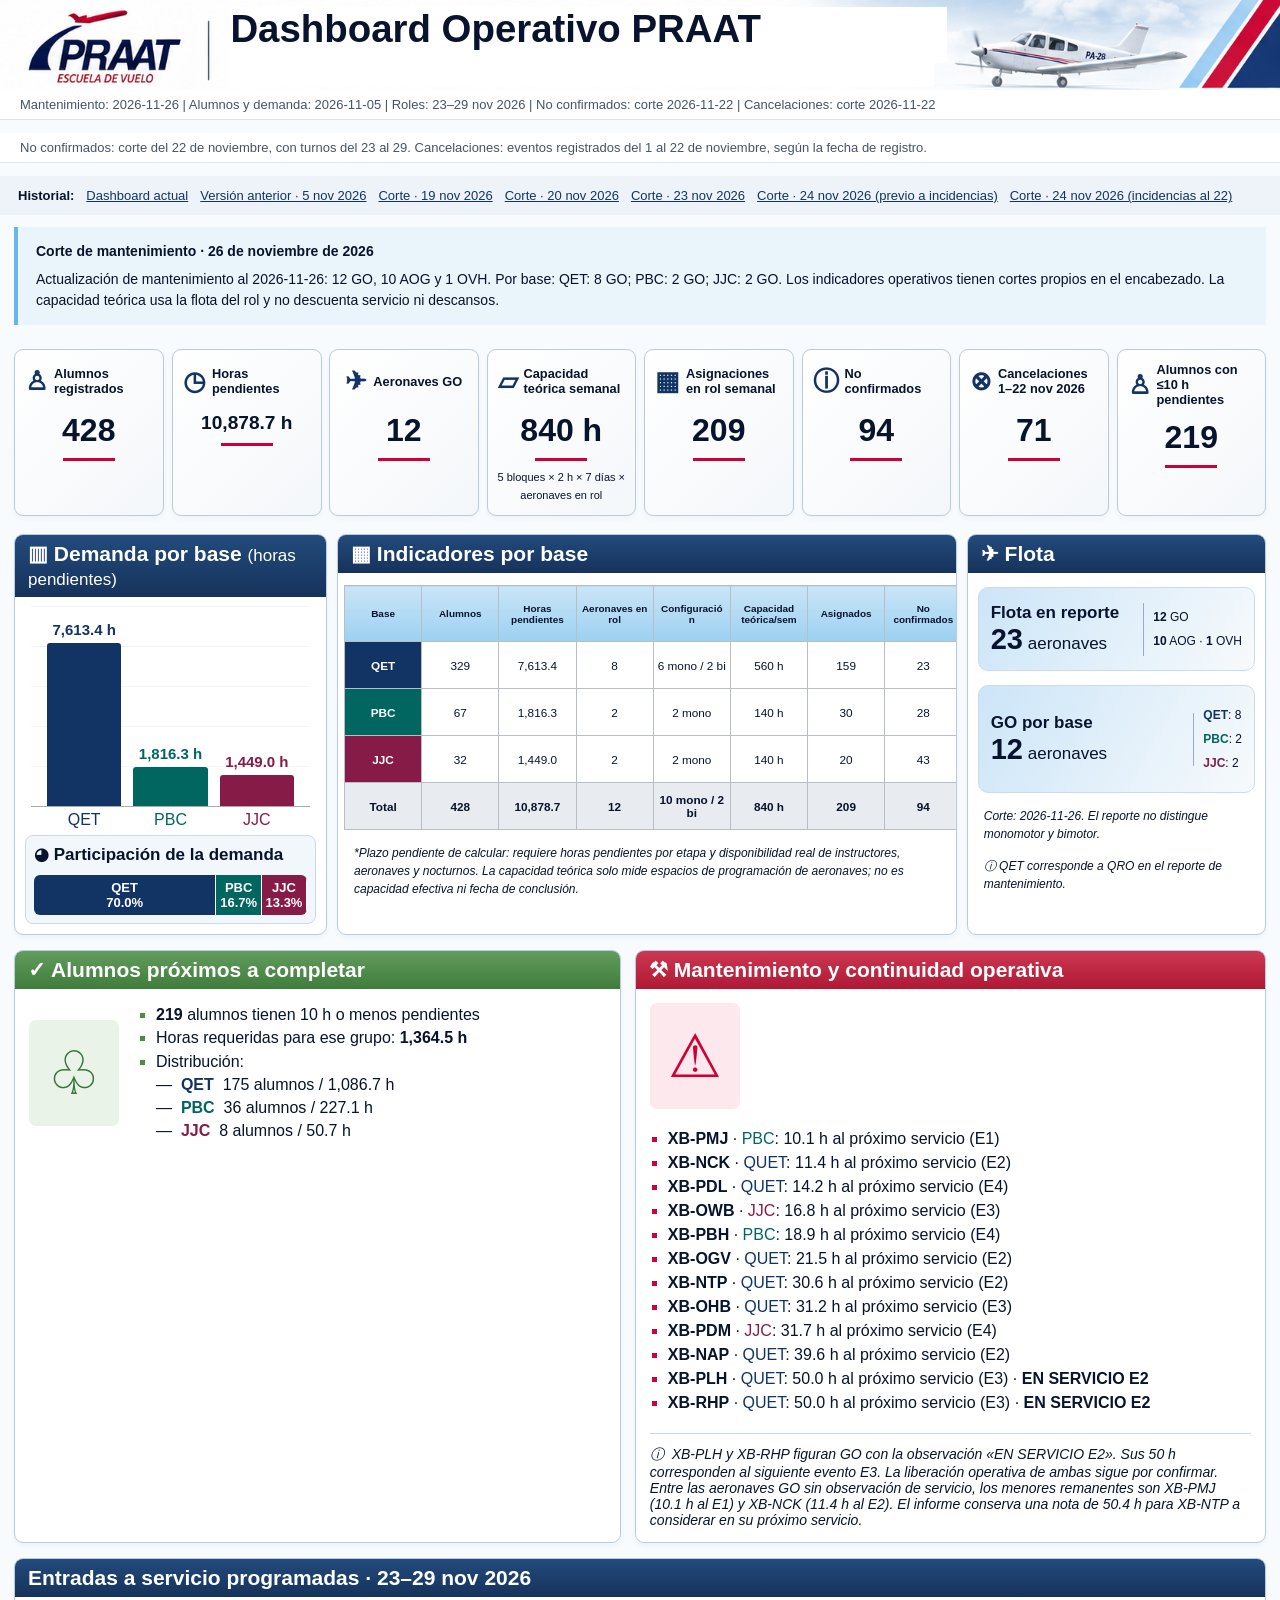
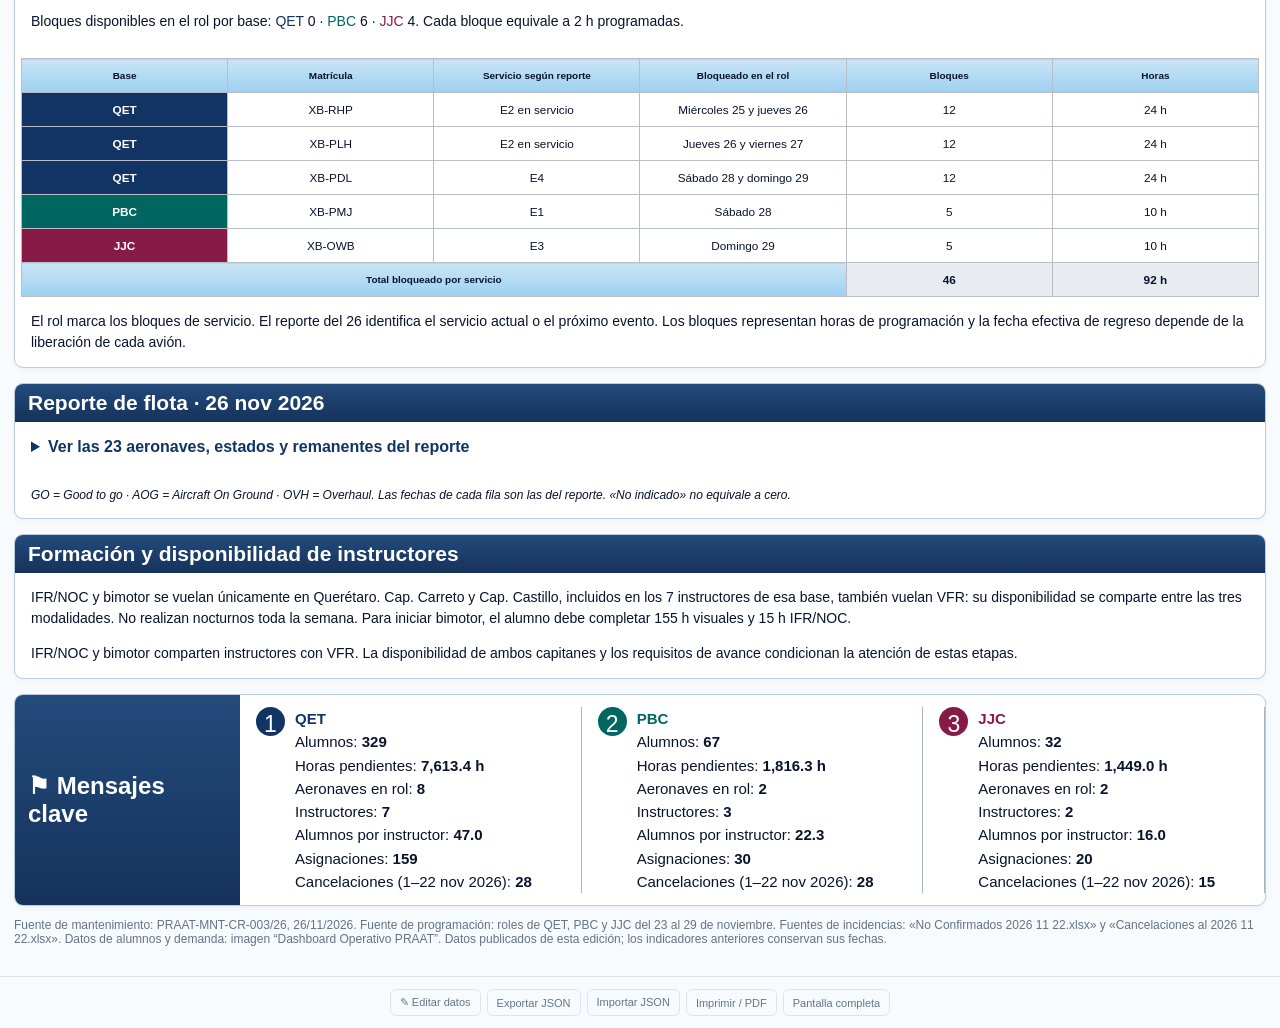
<file: index.html>
<!doctype html>
<html lang="es">
  <head>
    <meta charset="utf-8" />
    <meta name="viewport" content="width=device-width,initial-scale=1" />
    <title>Dashboard Operativo PRAAT</title>
    <link rel="stylesheet" href="style.css?v=paleta-bases-2" />
  </head>
  <body>
    <header aria-label="Dashboard Operativo PRAAT, Escuela de Vuelo">
      <h1 data-texto="pagina">Dashboard Operativo PRAAT</h1>
    </header>
    <div class="dates" id="dates"></div>
    <p class="dates">No confirmados: corte del 22 de noviembre, con turnos del 23 al 29. Cancelaciones: eventos registrados del 1 al 22 de noviembre, según la fecha de registro.</p><div class="history-nav"><strong>Historial:</strong> <a href="./">Dashboard actual</a> <a href="historial/2026-11-05/">Versión anterior · 5 nov 2026</a> <a href="historial/2026-11-19/">Corte · 19 nov 2026</a> <a href="historial/2026-11-20/">Corte · 20 nov 2026</a> <a href="historial/2026-11-23/">Corte · 23 nov 2026</a> <a href="historial/2026-11-24/">Corte · 24 nov 2026 (previo a incidencias)</a> <a href="historial/2026-11-24-incidencias/">Corte · 24 nov 2026 (incidencias al 22)</a></div><section class="week-note"><b>Corte de mantenimiento · 26 de noviembre de 2026</b><p id="week-summary"></p></section>
    <main>
      <section id="kpis" class="kpis"></section>
      <div class="mainrow">
        <section class="panel demand">
          <h2>
            <span data-texto="demanda"></span>
            <small data-texto="subtituloDemanda"></small>
          </h2>
          <div id="chart"></div>
          <div class="share">
            <h3 data-texto="participacion">◕ Participación de la demanda</h3>
            <div id="shares"></div>
          </div>
        </section>
        <section class="panel indicators">
          <h2 data-texto="indicadores">▦ Indicadores por base</h2>
          <div class="tablewrap"><table id="table"></table></div>
          <p class="foot">
            *Plazo pendiente de calcular: requiere horas pendientes por etapa y
            disponibilidad real de instructores, aeronaves y nocturnos. La
            capacidad teórica solo mide espacios de programación de aeronaves;
            no es capacidad efectiva ni fecha de conclusión.
          </p>
        </section>
        <section class="panel fleet">
          <h2 data-texto="flota">✈ Flota</h2>
          <div id="fleet"></div>
          <p class="foot">
            ⓘ QET corresponde a QRO en el reporte de mantenimiento.
          </p>
        </section>
      </div>
      <div class="secondrow">
        <section class="panel students">
          <h2 data-texto="alumnos">✓ Alumnos próximos a completar</h2>
          <div id="students"></div>
        </section>
        <section class="panel maintenance">
          <h2 data-texto="mantenimiento">
            ⚒ Mantenimiento y continuidad operativa
          </h2>
          <div id="maintenance"></div>
        </section>
      </div>
      <section class="panel training" id="servicios-programados" aria-labelledby="titulo-servicios">
        <h2 id="titulo-servicios">Entradas a servicio programadas · 23–29 nov 2026</h2>
        <p>Bloques disponibles en el rol por base: <span id="role-availability"></span>. Cada bloque equivale a 2 h programadas.</p>
        <div class="tablewrap">
          <table aria-labelledby="titulo-servicios" style="min-width: 620px">
            <thead><tr><th scope="col">Base</th><th scope="col">Matrícula</th><th scope="col">Servicio según reporte</th><th scope="col">Bloqueado en el rol</th><th scope="col">Bloques</th><th scope="col">Horas</th></tr></thead>
            <tbody>
              <tr data-base="QET"><td>QET</td><td>XB-RHP</td><td>E2 en servicio</td><td>Miércoles 25 y jueves 26</td><td>12</td><td>24 h</td></tr>
              <tr data-base="QET"><td>QET</td><td>XB-PLH</td><td>E2 en servicio</td><td>Jueves 26 y viernes 27</td><td>12</td><td>24 h</td></tr>
              <tr data-base="QET"><td>QET</td><td>XB-PDL</td><td>E4</td><td>Sábado 28 y domingo 29</td><td>12</td><td>24 h</td></tr>
              <tr data-base="PBC"><td>PBC</td><td>XB-PMJ</td><td>E1</td><td>Sábado 28</td><td>5</td><td>10 h</td></tr>
              <tr data-base="JJC"><td>JJC</td><td>XB-OWB</td><td>E3</td><td>Domingo 29</td><td>5</td><td>10 h</td></tr>
            </tbody>
            <tfoot><tr><th scope="row" colspan="4">Total bloqueado por servicio</th><td>46</td><td>92 h</td></tr></tfoot>
          </table>
        </div>
        <p>El rol marca los bloques de servicio. El reporte del 26 identifica el servicio actual o el próximo evento. Los bloques representan horas de programación y la fecha efectiva de regreso depende de la liberación de cada avión.</p>
      </section>
      <section class="panel weekly-report"><h2>Reporte de flota · 26 nov 2026</h2><details><summary>Ver las 23 aeronaves, estados y remanentes del reporte</summary><div class="tablewrap"><table id="report-table"></table></div></details><p class="foot">GO = Good to go · AOG = Aircraft On Ground · OVH = Overhaul. Las fechas de cada fila son las del reporte. «No indicado» no equivale a cero.</p></section><section class="panel training">
        <h2 data-texto="formacion">
          Formación y disponibilidad de instructores
        </h2>
        <p id="training"></p>
        <p>
          IFR/NOC y bimotor comparten instructores con VFR. La disponibilidad de
          ambos capitanes y los requisitos de avance condicionan la atención de
          estas etapas.
        </p>
      </section>
      <section class="messages panel">
        <h2 data-texto="mensajes">⚑ Mensajes clave</h2>
        <div id="messages"></div>
      </section>
      <p class="source">
        Fuente de mantenimiento: PRAAT-MNT-CR-003/26, 26/11/2026. Fuente de programación: roles de QET, PBC y JJC del 23 al 29 de noviembre. Fuentes de incidencias: «No Confirmados 2026 11 22.xlsx» y «Cancelaciones al 2026 11 22.xlsx». Datos de alumnos y demanda: imagen “Dashboard Operativo PRAAT”.
        <span id="saved">Datos iniciales de la referencia.</span>
      </p>
      <p id="warning" class="warning"></p>
    </main>
    <nav>
      <div>
        <button id="edit">✎ Editar datos</button
        ><button id="export">Exportar JSON</button
        ><label class="button"
          >Importar JSON<input
            id="import"
            type="file"
            accept="application/json"
            hidden /></label
        ><button onclick="window.print()">Imprimir / PDF</button
        ><button id="full">Pantalla completa</button>
      </div>
    </nav>
    <dialog id="editor">
      <form id="form">
        <div class="dialoghead">
          <div>
            <h2>Editar datos operativos</h2>
            <p>Los totales, gráficas y mensajes se recalculan al guardar.</p>
          </div>
          <button type="button" id="close" aria-label="Cerrar">✕</button>
        </div>
        <div id="fields"></div>
        <p class="note">
          Los cambios se guardan en este navegador. Exporta un JSON para
          respaldarlos o trasladarlos a otro equipo.
        </p>
        <div class="actions">
          <button type="button" id="reset">Cargar datos publicados</button
          ><button type="button" id="cancel">Cancelar</button
          ><button class="primary" type="submit">Guardar cambios</button>
        </div>
      </form>
    </dialog>
    <div id="toast" role="status"></div>
    <script src="datos.js?v=operativo-20261126"></script>
    <script src="textos.js?v=semanal-20261119"></script>
    <script src="app.js?v=operativo-20261126"></script>
  </body>
</html>
</file>
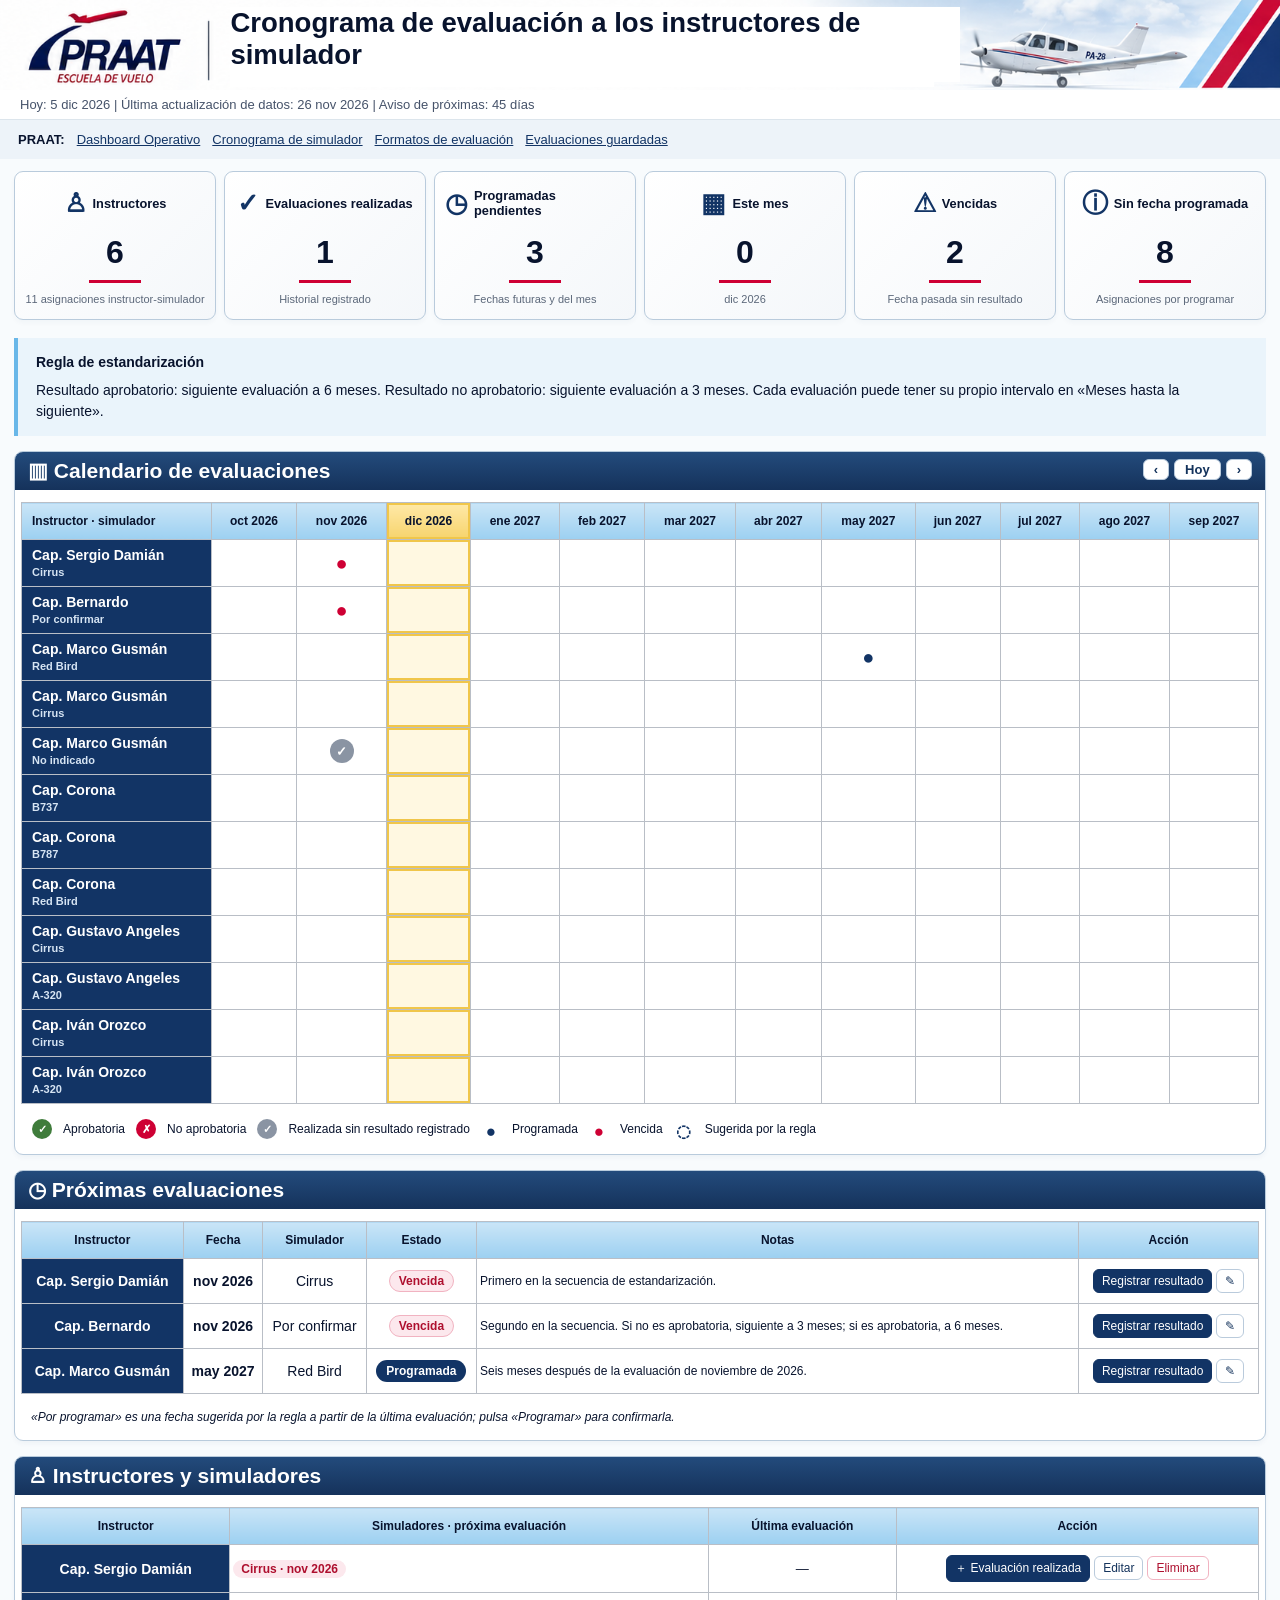
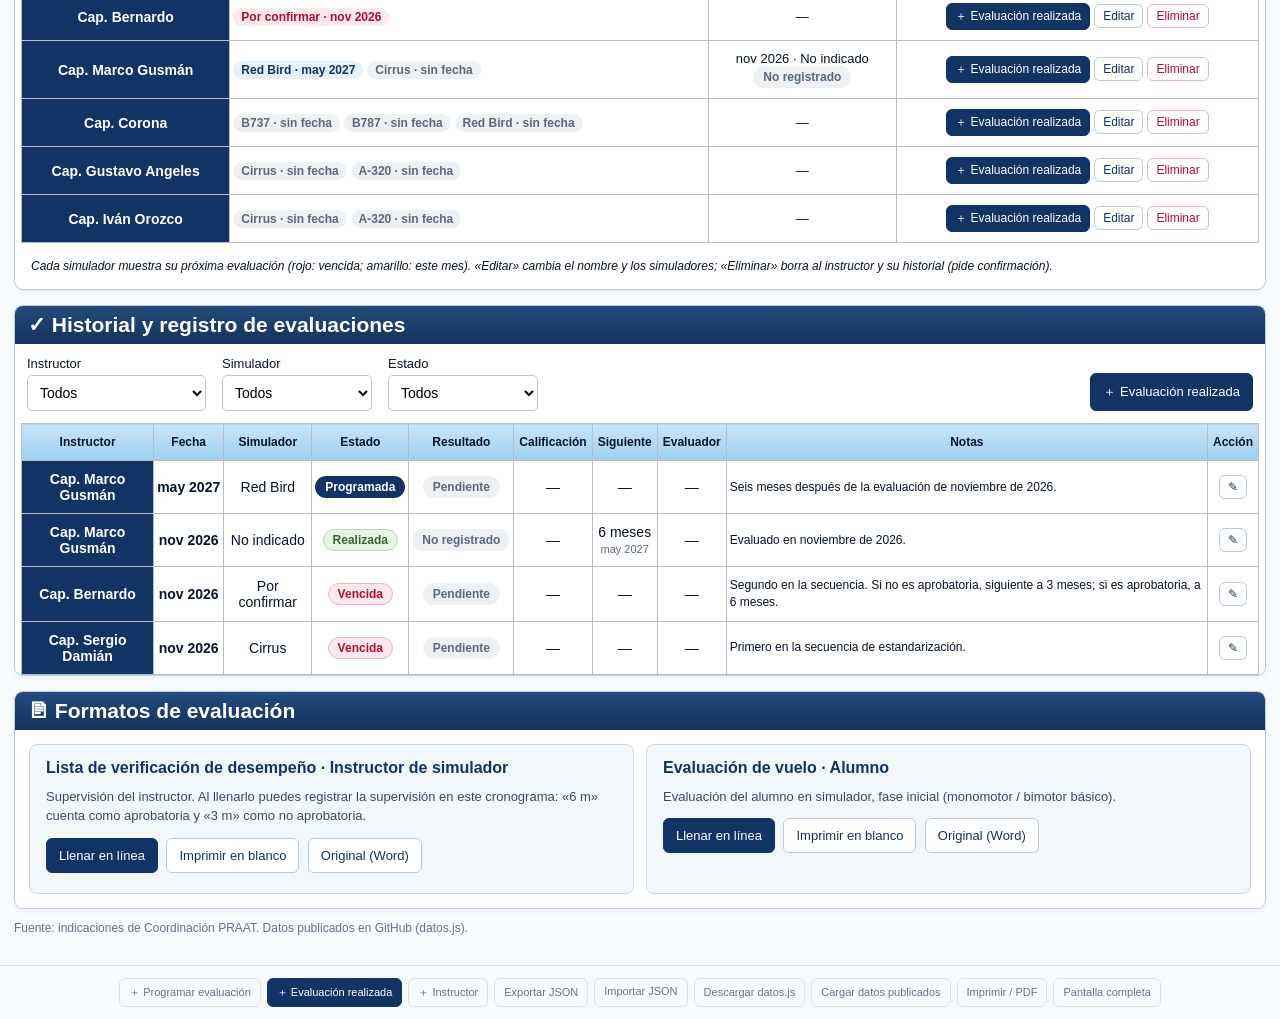
<file: cronograma-simuladores/index.html>
<!doctype html>
<html lang="es">
  <head>
    <meta charset="utf-8" />
    <meta name="viewport" content="width=device-width,initial-scale=1" />
    <title>Cronograma de evaluación a los instructores de simulador · PRAAT</title>
    <!-- Mismo estilo base que el Dashboard Operativo PRAAT. -->
    <link rel="stylesheet" href="../style.css?v=cronograma-1" />
    <link rel="stylesheet" href="estilo.css?v=8" />
  </head>
  <body>
    <header aria-label="PRAAT Escuela de Vuelo">
      <h1>Cronograma de evaluación a los instructores de simulador</h1>
    </header>
    <div class="dates" id="dates"></div>
    <div class="history-nav">
      <strong>PRAAT:</strong>
      <a href="../">Dashboard Operativo</a>
      <a href="./">Cronograma de simulador</a>
      <a href="formatos/">Formatos de evaluación</a>
      <a href="formatos/#guardadas">Evaluaciones guardadas</a>
    </div>
    <main>
      <section id="kpis" class="kpis"></section>

      <section class="week-note">
        <b>Regla de estandarización</b>
        <p id="reglas"></p>
      </section>

      <section class="panel calendario">
        <h2>
          ▥ Calendario de evaluaciones
          <span class="cal-nav">
            <button type="button" id="cal-prev" aria-label="Meses anteriores">‹</button>
            <button type="button" id="cal-hoy">Hoy</button>
            <button type="button" id="cal-next" aria-label="Meses siguientes">›</button>
          </span>
        </h2>
        <div class="tablewrap"><table id="calendario"></table></div>
        <p class="foot leyenda">
          <span class="mk ok">✓</span> Aprobatoria
          <span class="mk bad">✗</span> No aprobatoria
          <span class="mk done">✓</span> Realizada sin resultado registrado
          <span class="mk prog">●</span> Programada
          <span class="mk late">●</span> Vencida
          <span class="mk sug">◌</span> Sugerida por la regla
        </p>
      </section>



      <section class="panel proximas">
          <h2>◷ Próximas evaluaciones</h2>
          <div class="tablewrap"><table id="proximas"></table></div>
          <p class="foot">
            «Por programar» es una fecha sugerida por la regla a partir de la
            última evaluación; pulsa «Programar» para confirmarla.
          </p>
      </section>

      <section class="panel historial">
        <h2>♙ Instructores y simuladores</h2>
        <div class="tablewrap"><table id="instructores"></table></div>
        <p class="foot">Cada simulador muestra su próxima evaluación (rojo: vencida; amarillo: este mes). «Editar» cambia el nombre y los simuladores; «Eliminar» borra al instructor y su historial (pide confirmación).</p>
      </section>

      <section class="panel historial">
        <h2>✓ Historial y registro de evaluaciones</h2>
        <div class="filtros">
          <label>Instructor <select id="f-instructor"></select></label>
          <label>Simulador <select id="f-simulador"></select></label>
          <label>Estado <select id="f-estado"></select></label>
          <button type="button" class="primary" id="nueva-2">＋ Evaluación realizada</button>
        </div>
        <div class="tablewrap"><table id="historial"></table></div>
      </section>

      <section class="panel formatos">
        <h2>🖹 Formatos de evaluación</h2>
        <div class="formatos-lista">
          <article>
            <h3>Lista de verificación de desempeño · Instructor de simulador</h3>
            <p>Supervisión del instructor. Al llenarlo puedes registrar la supervisión en este cronograma: «6 m» cuenta como aprobatoria y «3 m» como no aprobatoria.</p>
            <a class="button primary" href="formatos/supervision-instructor.html">Llenar en línea</a>
            <a class="button" href="formatos/supervision-instructor.html?blanco=1" target="_blank">Imprimir en blanco</a>
            <a class="button" href="formatos/originales/Formato_Supervision_Instructor_Simulador.docx" download>Original (Word)</a>
          </article>
          <article>
            <h3>Evaluación de vuelo · Alumno</h3>
            <p>Evaluación del alumno en simulador, fase inicial (monomotor / bimotor básico).</p>
            <a class="button primary" href="formatos/evaluacion-alumno.html">Llenar en línea</a>
            <a class="button" href="formatos/evaluacion-alumno.html?blanco=1" target="_blank">Imprimir en blanco</a>
            <a class="button" href="formatos/originales/Formato_Evaluacion_de_Vuelo_Alumno.docx" download>Original (Word)</a>
          </article>
        </div>
      </section>

      <p class="source">
        Fuente: indicaciones de Coordinación PRAAT.
        <span id="saved"></span>
      </p>
      <p id="warning" class="warning"></p>
    </main>
    <nav>
      <div>
        <button id="nueva">＋ Programar evaluación</button
        ><button id="nueva-realizada" class="primary">＋ Evaluación realizada</button
        ><button id="nuevo-instructor">＋ Instructor</button
        ><button id="export">Exportar JSON</button
        ><label class="button"
          >Importar JSON<input id="import" type="file" accept="application/json" hidden /></label
        ><button id="descargar-datos">Descargar datos.js</button
        ><button id="reset">Cargar datos publicados</button
        ><button onclick="window.print()">Imprimir / PDF</button
        ><button id="full">Pantalla completa</button>
      </div>
    </nav>

    <dialog id="dlg-evaluacion">
      <form id="form-evaluacion">
        <div class="dialoghead">
          <div>
            <h2 id="ev-titulo">Registrar evaluación</h2>
            <p>Si solo conoces el mes, deja el día vacío.</p>
          </div>
          <button type="button" class="cerrar" aria-label="Cerrar">✕</button>
        </div>
        <fieldset>
          <legend>Evaluación</legend>
          <label class="field">Instructor<select name="instructor" required></select></label>
          <label class="field">Simulador<select name="simulador" required></select></label>
          <label class="field">Estado<select name="estado" required></select></label>
          <label class="field">Mes<input name="mes" type="month" required /></label>
          <label class="field">Día (opcional)<input name="dia" type="number" min="1" max="31" /></label>
          <label class="field">Resultado<select name="resultado" required></select></label>
          <label class="field">Meses hasta la siguiente<input name="siguienteMeses" type="number" min="1" max="36" /></label>
          <label class="field">Calificación (opcional)<input name="calificacion" type="number" step="any" min="0" placeholder="Ej. 92" /></label>
          <label class="field">Evaluador (opcional)<input name="evaluador" type="text" /></label>
          <label class="field full">Notas<textarea name="notas" rows="2"></textarea></label>
          <label class="check full" id="auto-wrap"
            ><input type="checkbox" name="auto" checked />
            <span id="auto-texto">Programar automáticamente la siguiente evaluación</span></label
          >
        </fieldset>
        <p class="note">Los cambios se guardan en este navegador. Usa «Descargar datos.js» y súbelo a GitHub para que todos vean la misma información.</p>
        <div class="actions">
          <button type="button" id="ev-borrar" class="danger">Eliminar</button
          ><button type="button" class="cerrar">Cancelar</button
          ><button class="primary" type="submit">Guardar</button>
        </div>
      </form>
    </dialog>

    <dialog id="dlg-instructor">
      <form id="form-instructor">
        <div class="dialoghead">
          <div>
            <h2 id="in-titulo">Instructor</h2>
            <p>Marca los simuladores en los que se evalúa.</p>
          </div>
          <button type="button" class="cerrar" aria-label="Cerrar">✕</button>
        </div>
        <fieldset>
          <legend>Datos</legend>
          <label class="field full">Nombre<input name="nombre" type="text" required placeholder="Cap. Nombre Apellido" /></label>
          <div class="full sims" id="in-sims"></div>
          <label class="field full">Otro simulador (separa con comas)<input name="otros" type="text" placeholder="Ej. ATR 72" /></label>
        </fieldset>
        <div class="actions">
          <button type="button" id="in-borrar" class="danger">Eliminar instructor</button
          ><button type="button" class="cerrar">Cancelar</button
          ><button class="primary" type="submit">Guardar</button>
        </div>
      </form>
    </dialog>

    <div id="toast" role="status"></div>
    <script src="datos.js?v=20261124"></script>
    <script src="app.js?v=3"></script>
  </body>
</html>
</file>
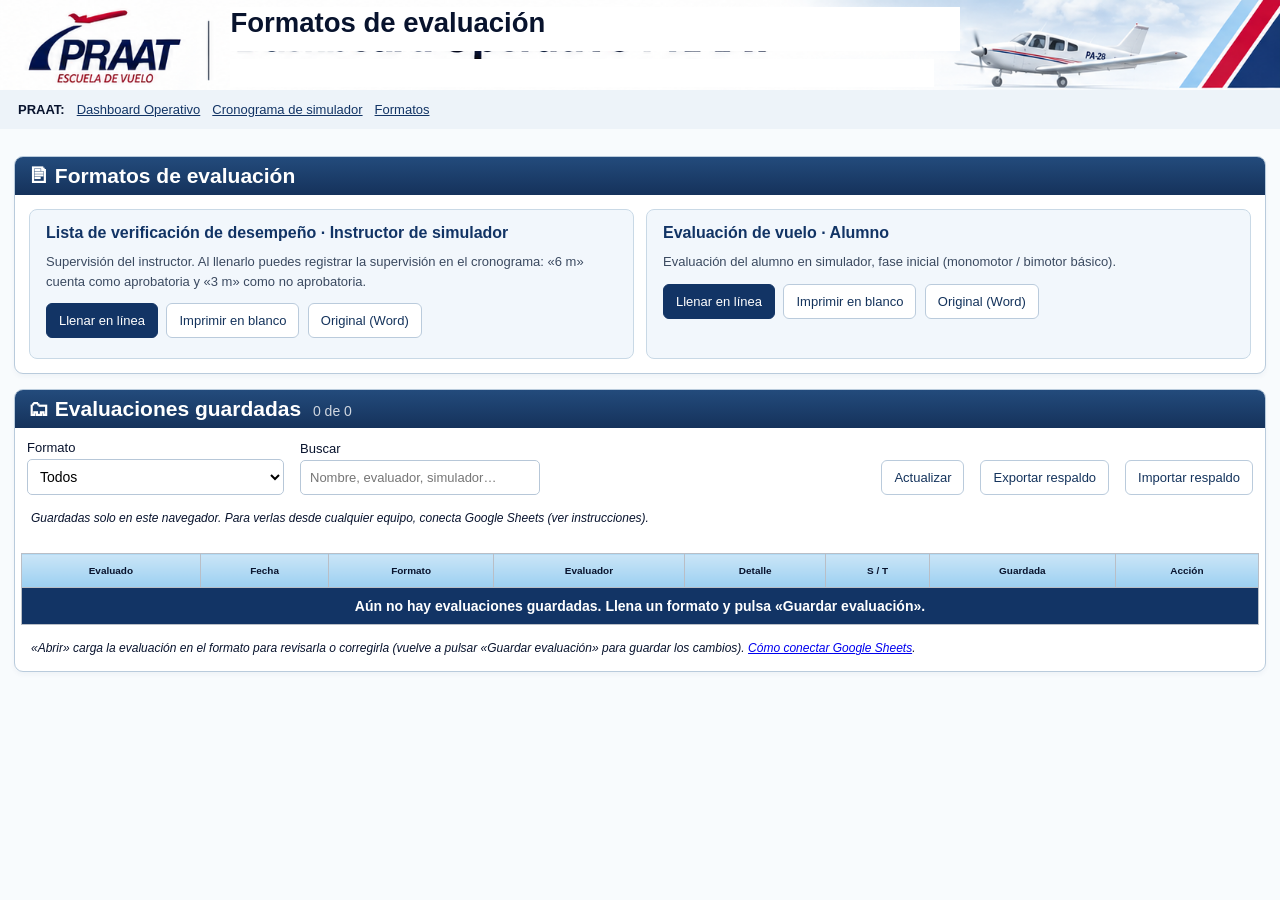
<file: cronograma-simuladores/formatos/index.html>
<!doctype html>
<html lang="es">
  <head>
    <meta charset="utf-8" />
    <meta name="viewport" content="width=device-width,initial-scale=1" />
    <title>Formatos de evaluación · PRAAT</title>
    <link rel="stylesheet" href="../../style.css?v=cronograma-1" />
    <link rel="stylesheet" href="../estilo.css?v=7" />
  </head>
  <body>
    <header aria-label="PRAAT Escuela de Vuelo"><h1>Formatos de evaluación</h1></header>
    <div class="history-nav">
      <strong>PRAAT:</strong>
      <a href="../../">Dashboard Operativo</a>
      <a href="../">Cronograma de simulador</a>
      <a href="./">Formatos</a>
    </div>
    <main>
      <section class="panel formatos">
        <h2>🖹 Formatos de evaluación</h2>
        <div class="formatos-lista">
          <article>
            <h3>Lista de verificación de desempeño · Instructor de simulador</h3>
            <p>Supervisión del instructor. Al llenarlo puedes registrar la supervisión en el cronograma: «6 m» cuenta como aprobatoria y «3 m» como no aprobatoria.</p>
            <a class="button primary" href="supervision-instructor.html">Llenar en línea</a>
            <a class="button" href="supervision-instructor.html?blanco=1" target="_blank">Imprimir en blanco</a>
            <a class="button" href="originales/Formato_Supervision_Instructor_Simulador.docx" download>Original (Word)</a>
          </article>
          <article>
            <h3>Evaluación de vuelo · Alumno</h3>
            <p>Evaluación del alumno en simulador, fase inicial (monomotor / bimotor básico).</p>
            <a class="button primary" href="evaluacion-alumno.html">Llenar en línea</a>
            <a class="button" href="evaluacion-alumno.html?blanco=1" target="_blank">Imprimir en blanco</a>
            <a class="button" href="originales/Formato_Evaluacion_de_Vuelo_Alumno.docx" download>Original (Word)</a>
          </article>
        </div>
      </section>

      <section class="panel guardadas" id="guardadas">
        <h2>🗂 Evaluaciones guardadas <span class="g-total" id="g-total"></span></h2>
        <div class="filtros">
          <label>Formato
            <select id="g-formato">
              <option value="">Todos</option>
              <option value="supervision-instructor">Supervisión instructor de simulador</option>
              <option value="evaluacion-alumno">Evaluación de vuelo alumno</option>
            </select>
          </label>
          <label>Buscar <input id="g-buscar" type="search" placeholder="Nombre, evaluador, simulador…" /></label>
          <span class="grow"></span>
          <button type="button" id="g-actualizar">Actualizar</button>
          <button type="button" id="g-exportar">Exportar respaldo</button>
          <label class="button">Importar respaldo<input id="g-importar" type="file" accept="application/json" hidden /></label>
        </div>
        <p class="foot" id="g-estado"></p>
        <div class="tablewrap"><table id="guardadas-tabla"></table></div>
        <p class="foot">
          «Abrir» carga la evaluación en el formato para revisarla o corregirla (vuelve a pulsar «Guardar evaluación» para guardar los cambios).
          <a href="apps-script/LEEME.md">Cómo conectar Google Sheets</a>.
        </p>
      </section>
    </main>
    <div id="toast" role="status"></div>
    <script src="config.js?v=1"></script>
    <script src="almacen.js?v=1"></script>
    <script src="guardadas.js?v=1"></script>
  </body>
</html>
</file>
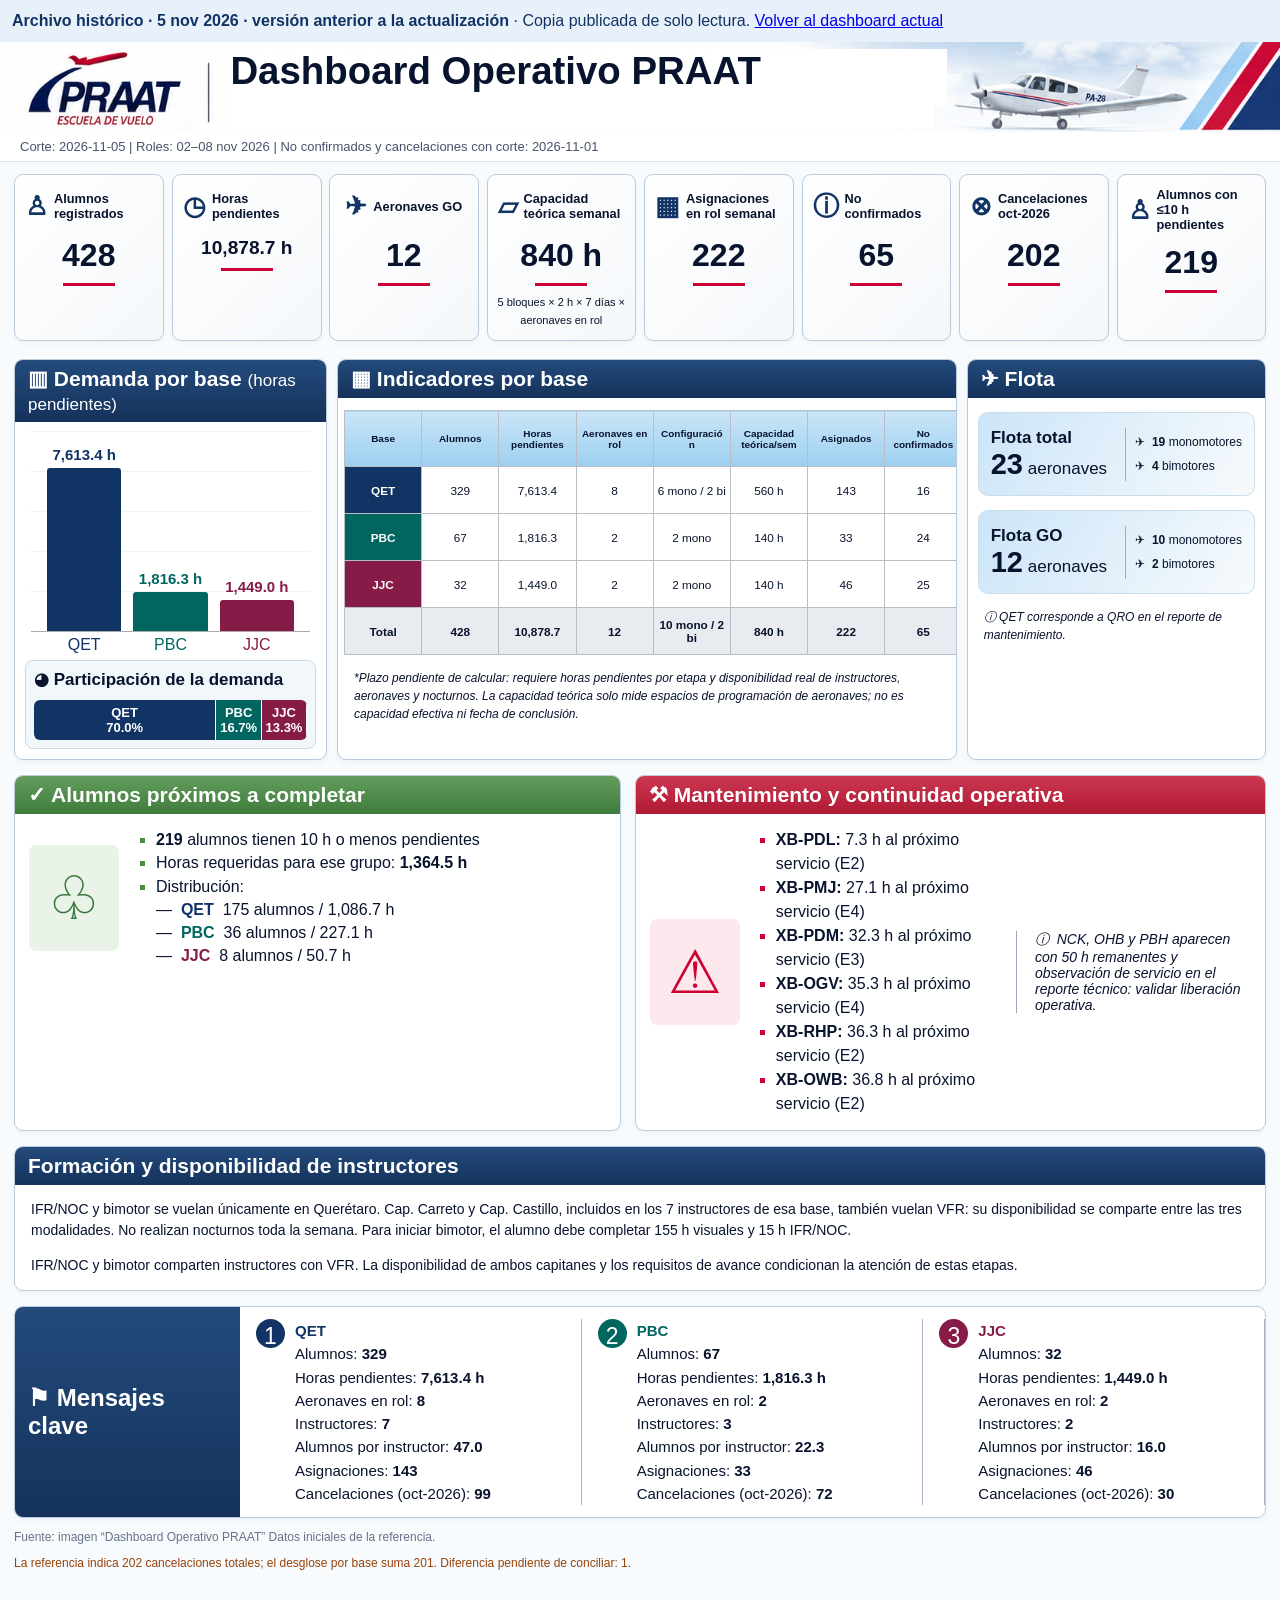
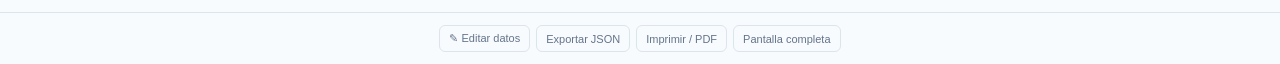
<file: historial/2026-11-05/index.html>
<!doctype html>
<html lang="es">
  <head><base href="../../">
    <meta charset="utf-8" />
    <meta name="viewport" content="width=device-width,initial-scale=1" />
    <title>Dashboard Operativo PRAAT</title>
    <style>:root {
  --navy: #123465;
  --red: #ce0034;
  --blue: #69b7e8;
  --line: #b9cbdc;
}
* {
  box-sizing: border-box;
}
body {
  margin: 0;
  background: #f8fbfd;
  color: #08132d;
  font:
    16px Arial,
    sans-serif;
}
nav {
  display: flex;
  justify-content: space-between;
  align-items: center;
  padding: 10px 18px;
  background: #102d54;
  color: white;
  gap: 12px;
}
nav > span {
  font-weight: bold;
}
nav > div {
  display: flex;
  gap: 7px;
  flex-wrap: wrap;
}
button,
.button {
  font: inherit;
  font-size: 13px;
  cursor: pointer;
  padding: 9px 12px;
  border: 1px solid #bacbdc;
  border-radius: 6px;
  background: white;
  color: #14335c;
  display: inline-block;
}
button:hover,
.button:hover {
  background: #e4eff8;
}
button:focus-visible,
.button:focus-within,
input:focus-visible {
  outline: 3px solid #69b7e8;
  outline-offset: 2px;
}
header {
  background: white url(referencia.png) top center/100% auto no-repeat;
  aspect-ratio: 14.2/1;
  min-height: 70px;
}
h1 {
  position: absolute;
  width: 1px;
  height: 1px;
  overflow: hidden;
  clip-path: inset(50%);
}
.dates {
  padding: 7px 20px;
  background: white;
  color: #46536a;
  font-size: 13px;
  border-bottom: 1px solid #dce5ec;
}
main {
  padding: 12px 14px 18px;
  max-width: 2200px;
  margin: auto;
}
.kpis {
  display: grid;
  grid-template-columns: repeat(8, 1fr);
  gap: 8px;
  margin-bottom: 18px;
}
.kpi {
  border: 1px solid var(--line);
  border-radius: 9px;
  background: linear-gradient(135deg, white, #f4f7fa);
  padding: 12px 10px;
  text-align: center;
  box-shadow: 0 3px 5px #12346508;
}
.ktitle {
  display: flex;
  align-items: center;
  justify-content: center;
  text-align: left;
  gap: 10px;
  min-height: 38px;
  font-weight: bold;
  font-size: 15px;
}
.icon {
  font-size: 30px;
  color: var(--navy);
}
.kvalue {
  font-size: clamp(24px, 2.7vw, 47px);
  font-weight: 800;
  margin: 12px 0 6px;
  white-space: nowrap;
}
.kvalue:after {
  content: "";
  display: block;
  margin: 9px auto 0;
  width: 52px;
  height: 3px;
  background: var(--red);
}
.kpi small {
  font-size: 11px;
}
.mainrow {
  display: grid;
  grid-template-columns: 25% 49.5% 1fr;
  gap: 10px;
}
.panel {
  border: 1px solid var(--line);
  border-radius: 9px;
  background: white;
  box-shadow: 0 3px 5px #1234650a;
  overflow: hidden;
}
h2 {
  margin: 0;
  padding: 7px 13px;
  background: linear-gradient(#234b7c, #15325b);
  color: white;
  font-size: 21px;
}
h2 small {
  font-size: 17px;
  font-weight: normal;
}
#chart {
  height: 210px;
  padding: 17px 16px 0;
  display: flex;
  gap: 12px;
  align-items: end;
  border-bottom: 1px solid #aaa;
  margin: 0 16px 28px;
  background: repeating-linear-gradient(
    to top,
    transparent 0,
    transparent 39px,
    #e6ebf0 40px
  );
}
.bar {
  flex: 1;
  position: relative;
  background: linear-gradient(120deg, #194479, #082552);
  border-radius: 3px 3px 0 0;
  min-height: 2px;
}
.bar strong {
  position: absolute;
  top: -22px;
  width: 100%;
  text-align: center;
  white-space: nowrap;
  font-size: 15px;
}
.bar span {
  position: absolute;
  bottom: -23px;
  width: 100%;
  text-align: center;
}
.share {
  margin: 10px;
  padding: 8px;
  border: 1px solid #c9d9e6;
  border-radius: 8px;
  background: #f2f7fc;
}
h3 {
  margin: 0 0 10px;
  font-size: 17px;
}
#shares {
  display: flex;
  border-radius: 6px;
  overflow: hidden;
  color: white;
  text-align: center;
  font-weight: bold;
  font-size: 13px;
}
#shares > div {
  padding: 5px 1px;
  min-width: 45px;
  background: var(--navy);
  border-right: 1px solid white;
}
.tablewrap {
  overflow: auto;
  padding: 12px 6px 0;
}
table {
  border-collapse: collapse;
  width: 100%;
  font-size: 14px;
  text-align: center;
}
th,
td {
  padding: 11px 5px;
  border: 1px solid #b9bec6;
}
th {
  background: linear-gradient(#cae5f7, #9cd0f1);
  font-size: 12px;
}
tbody tr td:first-child {
  background: var(--navy);
  color: white;
  font-weight: bold;
}
tfoot {
  font-weight: bold;
  background: #e8ebef;
}
.foot {
  font-size: 12px;
  font-style: italic;
  margin: 14px 16px;
  line-height: 1.5;
}
.fleetcard {
  margin: 14px 10px;
  padding: 12px;
  background: linear-gradient(120deg, #cce5f8, #f7fafc);
  border: 1px solid #c8dcea;
  border-radius: 10px;
  display: flex;
  gap: 16px;
  align-items: center;
}
.fleetcard > div:first-child {
  flex: 1;
  border-right: 1px solid #9babc0;
  font-size: 19px;
}
.fleetcard strong {
  font-size: 29px;
}
.fleetcard p {
  font-size: 14px;
  margin: 10px 0;
}
.secondrow {
  display: grid;
  grid-template-columns: 1fr 1.04fr;
  gap: 14px;
  margin-top: 15px;
}
.students h2 {
  background: linear-gradient(#639d5d, #3f7c3b);
}
.maintenance h2 {
  background: linear-gradient(#cc3752, #af1934);
}
#students,
#maintenance {
  display: flex;
  gap: 18px;
  padding: 14px;
  align-items: center;
  min-height: 140px;
}
.bigicon {
  font-size: 60px;
  padding: 18px;
  color: #37763b;
  background: #e9f3e8;
  border-radius: 7px;
}
#students ul {
  list-style-type: square;
  padding-left: 19px;
  margin: 0;
  line-height: 1.45;
}
#students li::marker {
  color: #4d8c43;
}
#maintenance .bigicon {
  color: var(--red);
  background: #fce8ed;
}
#maintenance ul {
  margin: 0;
  padding-left: 18px;
  line-height: 1.5;
  list-style-type: square;
}
#maintenance li::marker {
  color: var(--red);
}
#maintenance aside {
  border-left: 1px solid #9ba8ba;
  padding-left: 18px;
  max-width: 235px;
  font-style: italic;
  font-size: 14px;
}
.messages {
  display: flex;
  margin-top: 15px;
}
.messages h2 {
  display: flex;
  align-items: center;
  min-width: 225px;
  font-size: 24px;
}
.messages > div {
  display: grid;
  grid-template-columns: repeat(4, 1fr);
  padding: 12px 0;
}
.message {
  padding: 0 16px;
  border-right: 1px solid #a6b5c6;
  display: flex;
  gap: 10px;
  font-size: 15px;
  line-height: 1.35;
}
.badge {
  background: var(--red);
  border-radius: 50%;
  color: white;
  font-size: 23px;
  min-width: 29px;
  height: 29px;
  text-align: center;
}
.source {
  color: #657287;
  font-size: 12px;
  margin-bottom: 0;
}
.warning {
  font-size: 12px;
  color: #99420b;
}
.warning:empty {
  display: none;
}
dialog {
  width: 900px;
  max-width: 95vw;
  border: 1px solid #bacbdc;
  border-radius: 14px;
  padding: 22px;
  max-height: 92vh;
}
dialog::backdrop {
  background: #081b39aa;
}
.dialoghead {
  display: flex;
  justify-content: space-between;
  gap: 15px;
}
.dialoghead h2 {
  background: none;
  color: #123465;
  padding: 0;
}
.dialoghead p,
.note {
  font-size: 13px;
  color: #5c687a;
}
fieldset {
  border: 1px solid #d1dce8;
  border-radius: 8px;
  margin: 16px 0;
  padding: 14px;
  display: grid;
  grid-template-columns: repeat(3, 1fr);
  gap: 12px;
}
legend {
  font-weight: bold;
  color: #123465;
}
label.field {
  display: flex;
  flex-direction: column;
  gap: 5px;
  font-size: 13px;
}
input {
  width: 100%;
  padding: 9px;
  border: 1px solid #b7c7d8;
  border-radius: 5px;
  font: inherit;
}
.actions {
  display: flex;
  justify-content: end;
  gap: 8px;
  position: sticky;
  bottom: -22px;
  background: white;
  padding: 12px 0;
}
.primary {
  background: #123465;
  color: white;
}
#toast {
  position: fixed;
  bottom: 20px;
  left: 50%;
  transform: translateX(-50%);
  background: #123465;
  color: white;
  padding: 12px 22px;
  border-radius: 7px;
  display: none;
}
@media (min-width: 1700px) {
  #chart {
    height: 250px;
  }
  table {
    font-size: 16px;
  }
  th {
    font-size: 14px;
  }
  .kpi {
    min-height: 140px;
  }
}
@media (max-width: 1150px) {
  .kpis {
    grid-template-columns: repeat(4, 1fr);
  }
  .mainrow {
    grid-template-columns: 1fr 2fr;
  }
  .fleet {
    grid-column: 1/-1;
  }
  #fleet {
    display: flex;
  }
  .fleetcard {
    flex: 1;
  }
  .secondrow {
    grid-template-columns: 1fr;
  }
  .messages {
    display: block;
  }
  .messages > div {
    grid-template-columns: repeat(2, 1fr);
    gap: 16px;
  }
  .kvalue {
    font-size: 32px;
  }
}
@media (max-width: 650px) {
  nav {
    align-items: start;
    flex-direction: column;
  }
  header {
    min-height: 0;
  }
  .kpis {
    grid-template-columns: repeat(2, 1fr);
  }
  .mainrow {
    display: block;
  }
  .panel {
    margin-bottom: 12px;
  }
  .secondrow {
    display: block;
  }
  .messages > div {
    grid-template-columns: 1fr;
  }
  .message {
    border: 0;
  }
  #fleet {
    display: block;
  }
  #maintenance {
    flex-wrap: wrap;
  }
  fieldset {
    grid-template-columns: 1fr 1fr;
  }
  .bigicon {
    display: none;
  }
  .ktitle {
    font-size: 14px;
  }
  main {
    padding: 10px;
  }
  h2 {
    font-size: 19px;
  }
}
@media print {
  nav,
  .source,
  #warning,
  dialog,
  #toast {
    display: none !important;
  }
  body {
    background: white;
    font-size: 12px;
  }
  main {
    padding: 3px;
  }
  .kpis {
    grid-template-columns: repeat(8, 1fr);
    gap: 4px;
  }
  .ktitle {
    font-size: 10px;
  }
  .icon {
    font-size: 19px;
  }
  .kvalue {
    font-size: 25px;
  }
  .kpi {
    padding: 6px;
  }
  .mainrow {
    display: grid;
    grid-template-columns: 25% 49% 1fr;
  }
  .fleet {
    grid-column: auto;
  }
  #fleet {
    display: block;
  }
  h2 {
    font-size: 15px;
  }
  .secondrow {
    display: grid;
    grid-template-columns: 1fr 1fr;
  }
  .messages {
    display: flex;
  }
  .messages h2 {
    min-width: 150px;
  }
  .messages > div {
    grid-template-columns: repeat(4, 1fr);
  }
  .message {
    font-size: 11px;
  }
  table {
    font-size: 10px;
  }
  th {
    font-size: 9px;
  }
  th,
  td {
    padding: 8px 3px;
  }
  #chart {
    height: 150px;
  }
  .bar strong {
    font-size: 11px;
  }
  .bigicon {
    font-size: 30px;
    padding: 8px;
  }
  #students,
  #maintenance {
    font-size: 11px;
    padding: 8px;
    gap: 8px;
  }
  #maintenance aside {
    font-size: 10px;
  }
  .panel {
    break-inside: avoid;
  }
  * {
    -webkit-print-color-adjust: exact;
    print-color-adjust: exact;
  }
  @page {
    size: A3 landscape;
    margin: 8mm;
  }
}
:root {
}
.kpis {
  grid-template-columns: repeat(8, minmax(0, 1fr));
}
.kpi,
.mainrow > * {
  min-width: 0;
}
.kvalue {
  font-size: clamp(22px, 2.5vw, 47px);
}
.ktitle {
  font-size: clamp(11px, 1vw, 16px);
  gap: 6px;
}
.icon {
  font-size: clamp(20px, 2vw, 30px);
}
table {
  table-layout: fixed;
  font-size: clamp(10px, 0.92vw, 16px);
}
th {
  font-size: clamp(9px, 0.78vw, 14px);
  overflow-wrap: anywhere;
}
td {
  padding: 10px 3px;
  overflow-wrap: anywhere;
}
header {
  position: relative;
}
header:after {
  content: "";
  position: absolute;
  left: 18%;
  top: 65%;
  width: 55%;
  height: 31%;
  background: white;
}
.fleetcard {
  gap: 9px;
}
.fleetcard > div:first-child {
  font-size: 17px;
}
.fleetcard p {
  font-size: 12px;
}
@media (max-width: 1150px) {
  .kpis {
    grid-template-columns: repeat(4, minmax(0, 1fr));
  }
  .ktitle {
    font-size: 14px;
  }
}
@media (max-width: 650px) {
  .kpis {
    grid-template-columns: repeat(2, minmax(0, 1fr));
  }
  table {
    min-width: 680px;
  }
}
@media print {
  .kpis {
    grid-template-columns: repeat(8, minmax(0, 1fr));
  }
}
.kpi:nth-child(2) {
  container-type: inline-size;
}
.kpi:nth-child(2) .kvalue {
  font-size: clamp(14px, 15cqw, 36px);
}

nav {
  background: transparent;
  border-top: 1px solid #dce5ec;
  color: #64748b;
  justify-content: center;
  padding: 12px 14px;
  margin-top: 12px;
}
nav > div {
  justify-content: center;
  gap: 6px;
}
nav button,
nav .button {
  font-size: 11px;
  padding: 6px 9px;
  background: transparent;
  border-color: #dce5ec;
  color: #64748b;
}
nav button:hover,
nav .button:hover {
  background: #edf2f7;
  color: #123465;
}
@media (max-width: 650px) {
  nav {
    align-items: center;
  }
}

.messages > div {
  grid-template-columns: repeat(3, minmax(0, 1fr));
  width: 100%;
}
.training {
  margin-top: 15px;
}
.training p {
  padding: 0 16px;
  line-height: 1.5;
  font-size: 14px;
}
.indicators table {
  min-width: 850px;
}
.indicators .tablewrap {
  overflow-x: auto;
}
.message {
  line-height: 1.55;
}
@media (max-width: 650px) {
  .messages > div {
    grid-template-columns: 1fr;
  }
  .message {
    padding: 12px 16px;
  }
}
@media print {
  .indicators table {
    min-width: 0;
  }
  .messages > div {
    grid-template-columns: repeat(3, 1fr);
  }
}

/* Título editable sobre el encabezado de referencia. */
header h1 {
  position: absolute;
  clip-path: none;
  overflow: visible;
  left: 18%;
  right: 26%;
  top: 8%;
  width: auto;
  height: auto;
  margin: 0;
  padding: 0 0 12px;
  background: white;
  font-size: clamp(12px, 3vw, 54px);
  font-weight: 800;
  line-height: 1.15;
  z-index: 1;
}


/* Un color por base, compartido por todas las secciones. */
[data-base] {
  --base-color: var(--navy);
}
[data-base="PBC"] {
  --base-color: #00665f;
}
[data-base="JJC"] {
  --base-color: #861b47;
}
#chart .bar[data-base],
#shares > div[data-base],
#table tbody tr[data-base] > td:first-child,
#report-table tbody tr[data-base] > td:first-child,
#servicios-programados tbody tr[data-base] > td:first-child,
.message[data-base] .badge {
  background: var(--base-color);
  color: white;
}
#chart .bar[data-base] :is(strong, span),
.base-label[data-base],
.message[data-base] > span:last-child > b:first-child {
  color: var(--base-color);
}
</style>
  </head>
  <body><div style="padding:12px;background:#e8f1fa;color:#123465"><b>Archivo histórico · 5 nov 2026 · versión anterior a la actualización</b> · Copia publicada de solo lectura. <a href="./">Volver al dashboard actual</a></div>
    <header aria-label="Dashboard Operativo PRAAT, Escuela de Vuelo">
      <h1 data-texto="pagina">Dashboard Operativo PRAAT</h1>
    </header>
    <div class="dates" id="dates"></div>
    <main>
      <section id="kpis" class="kpis"></section>
      <div class="mainrow">
        <section class="panel demand">
          <h2>
            <span data-texto="demanda"></span>
            <small data-texto="subtituloDemanda"></small>
          </h2>
          <div id="chart"></div>
          <div class="share">
            <h3 data-texto="participacion">◕ Participación de la demanda</h3>
            <div id="shares"></div>
          </div>
        </section>
        <section class="panel indicators">
          <h2 data-texto="indicadores">▦ Indicadores por base</h2>
          <div class="tablewrap"><table id="table"></table></div>
          <p class="foot">
            *Plazo pendiente de calcular: requiere horas pendientes por etapa y
            disponibilidad real de instructores, aeronaves y nocturnos. La
            capacidad teórica solo mide espacios de programación de aeronaves;
            no es capacidad efectiva ni fecha de conclusión.
          </p>
        </section>
        <section class="panel fleet">
          <h2 data-texto="flota">✈ Flota</h2>
          <div id="fleet"></div>
          <p class="foot">
            ⓘ QET corresponde a QRO en el reporte de mantenimiento.
          </p>
        </section>
      </div>
      <div class="secondrow">
        <section class="panel students">
          <h2 data-texto="alumnos">✓ Alumnos próximos a completar</h2>
          <div id="students"></div>
        </section>
        <section class="panel maintenance">
          <h2 data-texto="mantenimiento">
            ⚒ Mantenimiento y continuidad operativa
          </h2>
          <div id="maintenance"></div>
        </section>
      </div>
      <section class="panel training">
        <h2 data-texto="formacion">
          Formación y disponibilidad de instructores
        </h2>
        <p id="training"></p>
        <p>
          IFR/NOC y bimotor comparten instructores con VFR. La disponibilidad de
          ambos capitanes y los requisitos de avance condicionan la atención de
          estas etapas.
        </p>
      </section>
      <section class="messages panel">
        <h2 data-texto="mensajes">⚑ Mensajes clave</h2>
        <div id="messages"></div>
      </section>
      <p class="source">
        Fuente: imagen “Dashboard Operativo PRAAT”
        <span id="saved">Datos iniciales de la referencia.</span>
      </p>
      <p id="warning" class="warning"></p>
    </main>
    <nav>
      <div>
        <button id="edit">✎ Editar datos</button
        ><button id="export">Exportar JSON</button
        ><label class="button"
          >Importar JSON<input
            id="import"
            type="file"
            accept="application/json"
            hidden /></label
        ><button onclick="window.print()">Imprimir / PDF</button
        ><button id="full">Pantalla completa</button>
      </div>
    </nav>
    <dialog id="editor">
      <form id="form">
        <div class="dialoghead">
          <div>
            <h2>Editar datos operativos</h2>
            <p>Los totales, gráficas y mensajes se recalculan al guardar.</p>
          </div>
          <button type="button" id="close" aria-label="Cerrar">✕</button>
        </div>
        <div id="fields"></div>
        <p class="note">
          Los cambios se guardan en este navegador. Exporta un JSON para
          respaldarlos o trasladarlos a otro equipo.
        </p>
        <div class="actions">
          <button type="button" id="reset">Cargar datos publicados</button
          ><button type="button" id="cancel">Cancelar</button
          ><button class="primary" type="submit">Guardar cambios</button>
        </div>
      </form>
    </dialog>
    <div id="toast" role="status"></div>
    <script>// DATOS PUBLICADOS. Números sin comillas y decimales con punto.
// QET: Querétaro | PBC: Puebla | JJC: Atizapán.
const DATOS_INICIALES = {
  cut: "2026-11-05",
  roles: "02–08 nov 2026",
  incidents: "2026-11-01",
  period: "oct-2026",
  blocks: 5,
  duration: 2,
  days: 7,
  totalMono: 19,
  totalBi: 4,
  goMono: 10,
  goBi: 2,
  cancellations: 202,
  trainingNote:
    "IFR/NOC y bimotor se vuelan únicamente en Querétaro. Cap. Carreto y Cap. Castillo, incluidos en los 7 instructores de esa base, también vuelan VFR: su disponibilidad se comparte entre las tres modalidades. No realizan nocturnos toda la semana. Para iniciar bimotor, el alumno debe completar 155 h visuales y 15 h IFR/NOC.",
  maintenanceNote:
    "NCK, OHB y PBH aparecen con 50 h remanentes y observación de servicio en el reporte técnico: validar liberación operativa.",
  bases: [
    {
      name: "QET",
      instructors: 7,
      students: 329,
      hours: 7613.4,
      mono: 6,
      bi: 2,
      assigned: 143,
      unconfirmed: 16,
      cancel: 99,
      near: 175,
      nearHours: 1086.7,
    },
    {
      name: "PBC",
      instructors: 3,
      students: 67,
      hours: 1816.3,
      mono: 2,
      bi: 0,
      assigned: 33,
      unconfirmed: 24,
      cancel: 72,
      near: 36,
      nearHours: 227.1,
    },
    {
      name: "JJC",
      instructors: 2,
      students: 32,
      hours: 1449,
      mono: 2,
      bi: 0,
      assigned: 46,
      unconfirmed: 25,
      cancel: 30,
      near: 8,
      nearHours: 50.7,
    },
  ],
  maintenance: [
    {
      id: "XB-PDL",
      hours: 7.3,
      service: "E2",
    },
    {
      id: "XB-PMJ",
      hours: 27.1,
      service: "E4",
    },
    {
      id: "XB-PDM",
      hours: 32.3,
      service: "E3",
    },
    {
      id: "XB-OGV",
      hours: 35.3,
      service: "E4",
    },
    {
      id: "XB-RHP",
      hours: 36.3,
      service: "E2",
    },
    {
      id: "XB-OWB",
      hours: 36.8,
      service: "E2",
    },
  ],
};

</script>
    <script>// TÍTULOS. Cambia textos entre comillas; conserva las claves y el orden.
const TEXTOS = {
  pagina: "Dashboard Operativo PRAAT",
  demanda: "▥ Demanda por base",
  subtituloDemanda: "(horas pendientes)",
  participacion: "◕ Participación de la demanda",
  indicadores: "▦ Indicadores por base",
  flota: "✈ Flota",
  alumnos: "✓ Alumnos próximos a completar",
  mantenimiento: "⚒ Mantenimiento y continuidad operativa",
  formacion: "Formación y disponibilidad de instructores",
  mensajes: "⚑ Mensajes clave",
  plazoPendiente: "Pendiente de calcular",
  kpis: [
    "Alumnos registrados",
    "Horas pendientes",
    "Aeronaves GO",
    "Capacidad teórica semanal",
    "Asignaciones en rol semanal",
    "No confirmados",
    "Cancelaciones",
    "Alumnos con ≤10 h pendientes",
  ],
  columnas: [
    "Base",
    "Alumnos",
    "Horas pendientes",
    "Aeronaves en rol",
    "Configuración",
    "Capacidad teórica/sem",
    "Asignados",
    "No confirmados",
    "Cancelaciones",
    "Instructores",
    "Plazo estimado de atención*",
  ],
};

// ETIQUETAS DEL EDITOR
const ETIQUETAS_EDITOR = {
  instructors: "Instructores de la base",
  trainingNote: "Modalidades, instructores especializados y requisitos",
  cut: "Fecha de corte",
  roles: "Periodo de roles",
  incidents: "Corte de incidencias",
  period: "Periodo de cancelaciones",
  blocks: "Bloques diarios",
  duration: "Horas por bloque",
  days: "Días por semana",
  totalMono: "Flota total: monomotores",
  totalBi: "Flota total: bimotores",
  goMono: "GO: monomotores",
  goBi: "GO: bimotores",
  cancellations: "Cancelaciones totales reportadas",
  maintenanceNote: "Observación de mantenimiento",
  name: "Base",
  students: "Alumnos",
  hours: "Horas pendientes",
  mono: "Monomotores en rol",
  bi: "Bimotores en rol",
  assigned: "Asignaciones",
  unconfirmed: "No confirmados",
  cancel: "Cancelaciones de la base",
  near: "Alumnos con ≤10 h pendientes",
  nearHours: "Horas del grupo ≤10 h",
  id: "Matrícula",
  service: "Servicio",
};

</script>
    <script>// FUNCIONAMIENTO. Edita datos.js y textos.js para cambiar contenido.
const initial = DATOS_INICIALES;
const $ = (id) => document.getElementById(id),
  key = "praat-dashboard-v1",
  clone = (x) => JSON.parse(JSON.stringify(x)),
  fmt = (n, d = 0) =>
    Number(n).toLocaleString("en-US", {
      minimumFractionDigits: d,
      maximumFractionDigits: d,
    }),
  esc = (x) =>
    String(x).replace(
      /[&<>"']/g,
      (c) =>
        ({
          "&": "&amp;",
          "<": "&lt;",
          ">": "&gt;",
          '"': "&quot;",
          "'": "&#39;",
        })[c],
    );
function aplicarTextos() {
  document.title = TEXTOS.pagina;
  document.querySelectorAll("[data-texto]").forEach((el) => {
    el.textContent = TEXTOS[el.dataset.texto];
  });
}
aplicarTextos();
let data = clone(initial),
  savedAt = null;
try {
  const s = null;
  if (s) {
    validate(s.data);
    data = s.data;
    savedAt = s.savedAt;
  }
} catch {}
function validate(d) {
  if (d && Array.isArray(d.bases)) {
    d.bases.forEach((b, i) => {
      if (b.instructors === undefined)
        b.instructors = initial.bases[i]?.instructors ?? 0;
    });
    if (d.trainingNote === undefined) d.trainingNote = initial.trainingNote;
  }
  if (
    !d ||
    !Array.isArray(d.bases) ||
    d.bases.length !== 3 ||
    !Array.isArray(d.maintenance)
  )
    throw Error("El archivo no tiene la estructura del dashboard.");
  for (const k of [
    "cut",
    "roles",
    "incidents",
    "period",
    "maintenanceNote",
    "trainingNote",
  ])
    if (typeof d[k] !== "string") throw Error("Falta el campo " + k);
  for (const k of [
    "blocks",
    "duration",
    "days",
    "totalMono",
    "totalBi",
    "goMono",
    "goBi",
    "cancellations",
  ])
    if (!Number.isFinite(d[k]) || d[k] < 0) throw Error("Valor inválido: " + k);
  d.bases.forEach((b) => {
    if (typeof b.name !== "string") throw Error("Base inválida");
    for (const k of [
      "students",
      "instructors",
      "hours",
      "mono",
      "bi",
      "assigned",
      "unconfirmed",
      "cancel",
      "near",
      "nearHours",
    ])
      if (!Number.isFinite(b[k]) || b[k] < 0)
        throw Error("Valor inválido: " + k);
    if (b.near > b.students)
      throw Error(
        "Los alumnos próximos a completar no pueden superar el total de alumnos.",
      );
  });
  d.maintenance.forEach((m) => {
    if (
      typeof m.id !== "string" ||
      typeof m.service !== "string" ||
      !Number.isFinite(m.hours) ||
      m.hours < 0
    )
      throw Error("Mantenimiento inválido.");
  });
}
const sum = (k) => data.bases.reduce((s, b) => s + b[k], 0),
  cap = (b) => (b.mono + b.bi) * data.blocks * data.duration * data.days,
  weeks = (h, c) => (c ? fmt(h / c, 1) : "—");
function render() {
  const h = sum("hours"),
    c = data.bases.reduce((s, b) => s + cap(b), 0),
    g = data.goMono + data.goBi;
  const kpis = [
    ["♙", TEXTOS.kpis[0], fmt(sum("students"))],
    ["◷", TEXTOS.kpis[1], fmt(h, 1) + " h"],
    ["✈", TEXTOS.kpis[2], fmt(g)],
    ["▱", TEXTOS.kpis[3], fmt(c) + " h"],
    ["▦", TEXTOS.kpis[4], fmt(sum("assigned"))],
    ["ⓘ", TEXTOS.kpis[5], fmt(sum("unconfirmed"))],
    ["⊗", TEXTOS.kpis[6] + " " + data.period, fmt(data.cancellations)],
    ["♙", TEXTOS.kpis[7], fmt(sum("near"))],
  ];
  $("dates").textContent =
    `Corte: ${data.cut} | Roles: ${data.roles} | No confirmados y cancelaciones con corte: ${data.incidents}`;
  $("kpis").innerHTML = kpis
    .map(
      ([icon, title, value], i) =>
        `<article class="kpi"><div class="ktitle"><span class="icon">${icon}</span>${esc(title)}</div><div class="kvalue">${value}</div>${i === 3 ? `<small>${data.blocks} bloques × ${data.duration} h × ${data.days} días × aeronaves en rol</small>` : ""}</article>`,
    )
    .join("");
  const max = Math.max(...data.bases.map((b) => b.hours), 1);
  $("chart").innerHTML = data.bases
    .map(
      (b) =>
        `<div class="bar" data-base="${esc(b.name)}" style="height:${(b.hours / max) * 85}%"><strong>${fmt(b.hours, 1)} h</strong><span>${esc(b.name)}</span></div>`,
    )
    .join("");
  $("shares").innerHTML = data.bases
    .map(
      (b) =>
        `<div data-base="${esc(b.name)}" style="flex:${b.hours || 1}">${esc(b.name)}<br>${fmt(h ? (b.hours / h) * 100 : 0, 1)}%</div>`,
    )
    .join("");
  $("table").innerHTML =
    "<thead><tr>" +
    TEXTOS.columnas
      .map((texto, i) => (i === 8 ? texto + " " + esc(data.period) : texto))
      .map((x) => `<th>${x}</th>`)
      .join("") +
    "</tr></thead><tbody>" +
    data.bases
      .map(
        (b) =>
          `<tr data-base="${esc(b.name)}">` +
          [
            esc(b.name),
            fmt(b.students),
            fmt(b.hours, 1),
            b.mono + b.bi,
            `${b.mono} mono${b.bi ? " / " + b.bi + " bi" : ""}`,
            fmt(cap(b)) + " h",
            fmt(b.assigned),
            fmt(b.unconfirmed),
            fmt(b.cancel),
            fmt(b.instructors),
            esc(TEXTOS.plazoPendiente),
          ]
            .map((x) => `<td>${x}</td>`)
            .join("") +
          "</tr>",
      )
      .join("") +
    `</tbody><tfoot><tr>${["Total", fmt(sum("students")), fmt(h, 1), sum("mono") + sum("bi"), sum("mono") + " mono / " + sum("bi") + " bi", fmt(c) + " h", fmt(sum("assigned")), fmt(sum("unconfirmed")), fmt(data.cancellations), fmt(sum("instructors")), esc(TEXTOS.plazoPendiente)].map((x) => `<td>${x}</td>`).join("")}</tr></tfoot>`;
  $("fleet").innerHTML = [
    ["Flota total", data.totalMono, data.totalBi],
    ["Flota GO", data.goMono, data.goBi],
  ]
    .map(
      ([t, m, b]) =>
        `<div class="fleetcard"><div><b>${t}</b><br><strong>${m + b}</strong> aeronaves</div><div><p>✈ &nbsp;<b>${m}</b> monomotores</p><p>✈ &nbsp;<b>${b}</b> bimotores</p></div></div>`,
    )
    .join("");
  $("students").innerHTML =
    `<div class="bigicon">♧</div><ul><li><b>${fmt(sum("near"))}</b> alumnos tienen 10 h o menos pendientes</li><li>Horas requeridas para ese grupo: <b>${fmt(sum("nearHours"), 1)} h</b></li><li>Distribución:<br>${data.bases.map((b) => `— &nbsp;<b class="base-label" data-base="${esc(b.name)}">${esc(b.name)}</b> &nbsp;${fmt(b.near)} alumnos / ${fmt(b.nearHours, 1)} h`).join("<br>")}</li></ul>`;
  $("maintenance").innerHTML =
    `<div class="bigicon">⚠</div><ul>${data.maintenance.map((m) => `<li><b>${esc(m.id)}:</b> ${fmt(m.hours, 1)} h al próximo servicio (${esc(m.service)})</li>`).join("")}</ul><aside>ⓘ &nbsp;${esc(data.maintenanceNote)}</aside>`;
  const messages = data.bases.map(
    (b) =>
      `<b>${esc(b.name)}</b><br>Alumnos: <b>${fmt(b.students)}</b><br>Horas pendientes: <b>${fmt(b.hours, 1)} h</b><br>Aeronaves en rol: <b>${b.mono + b.bi}</b><br>Instructores: <b>${fmt(b.instructors)}</b><br>Alumnos por instructor: <b>${b.instructors ? fmt(b.students / b.instructors, 1) : "—"}</b><br>Asignaciones: <b>${fmt(b.assigned)}</b><br>Cancelaciones (${esc(data.period)}): <b>${fmt(b.cancel)}</b>`,
  );
  $("messages").innerHTML = messages
    .map(
      (m, i) =>
        `<div class="message" data-base="${esc(data.bases[i].name)}"><span class="badge">${i + 1}</span><span>${m}</span></div>`,
    )
    .join("");
  $("training").textContent = data.trainingNote;

  const warnings = [];
  if (sum("cancel") !== data.cancellations)
    warnings.push(
      `La referencia indica ${data.cancellations} cancelaciones totales; el desglose por base suma ${sum("cancel")}. Diferencia pendiente de conciliar: ${fmt(data.cancellations - sum("cancel"))}.`,
    );
  if (g !== sum("mono") + sum("bi"))
    warnings.push(
      "Las aeronaves GO y las aeronaves en rol son distintas; la capacidad usa las aeronaves en rol.",
    );
  $("warning").textContent = warnings.join(" ");
  $("saved").textContent = savedAt
    ? "Último guardado local: " +
      new Date(savedAt).toLocaleString("es-MX") +
      "."
    : "Datos iniciales de la referencia.";
}
function toast(t) {
  $("toast").textContent = t;
  $("toast").style.display = "block";
  setTimeout(() => ($("toast").style.display = "none"), 3500);
}
function save(d) {
  validate(d);
  const time = new Date().toISOString();
  localStorage.setItem(key, JSON.stringify({ data: d, savedAt: time }));
  data = d;
  savedAt = time;
  render();
  toast("Cambios guardados en este navegador");
}
const labels = ETIQUETAS_EDITOR;
function field(path, k, v) {
  const numeric = typeof v === "number";
  return `<label class="field">${esc(labels[k] || k)}<input name="${path}" type="${numeric ? "number" : k === "cut" || k === "incidents" ? "date" : "text"}" ${numeric ? 'min="0" step="' + (["hours", "nearHours", "duration"].includes(k) ? "0.1" : "1") + '"' : ""} value="${esc(v)}" required></label>`;
}
function openEditor() {
  let html = "<fieldset><legend>General, flota y programación</legend>";
  for (const [k, v] of Object.entries(data))
    if (!Array.isArray(v)) html += field(k, k, v);
  html += "</fieldset>";
  data.bases.forEach(
    (b, i) =>
      (html += `<fieldset><legend>${esc(b.name)}</legend>${Object.entries(b)
        .map(([k, v]) => field(`bases.${i}.${k}`, k, v))
        .join("")}</fieldset>`),
  );
  html +=
    "<fieldset><legend>Próximos servicios de mantenimiento</legend>" +
    data.maintenance
      .map((m, i) =>
        Object.entries(m)
          .map(([k, v]) => field(`maintenance.${i}.${k}`, k, v))
          .join(""),
      )
      .join("") +
    "</fieldset>";
  $("fields").innerHTML = html;
  $("editor").showModal();
}
$("edit").onclick = openEditor;
$("close").onclick = $("cancel").onclick = () => $("editor").close();
$("form").onsubmit = (e) => {
  e.preventDefault();
  const draft = clone(data);
  for (const input of $("fields").querySelectorAll("input")) {
    const keys = input.name.split(".");
    let obj = draft;
    for (const k of keys.slice(0, -1)) obj = obj[k];
    obj[keys.at(-1)] =
      input.type === "number" ? Number(input.value) : input.value.trim();
  }
  try {
    save(draft);
    $("editor").close();
  } catch (e) {
    toast(e.message);
  }
};
$("reset").onclick = () => {
  if (
    confirm(
      "¿Cargar los datos publicados en datos.js? Se reemplazarán los cambios locales de este navegador.",
    )
  ) {
    try {
      save(clone(initial));
      $("editor").close();
    } catch (e) {
      toast(e.message);
    }
  }
};
$("export").onclick = () => {
  const blob = new Blob(
    [JSON.stringify({ schema: "praat-v1", data, savedAt }, null, 2)],
    { type: "application/json" },
  );
  const url = URL.createObjectURL(blob),
    a = document.createElement("a");
  a.href = url;
  a.download = "PRAAT-datos-" + data.cut + ".json";
  a.click();
  setTimeout(() => URL.revokeObjectURL(url), 1000);
};
$("import").onchange = async (e) => {
  const file = e.target.files[0];
  if (!file) return;
  try {
    if (file.size > 1000000) throw Error("El archivo es demasiado grande.");
    const parsed = JSON.parse(await file.text());
    const d = parsed.data || parsed;
    validate(d);
    save(d);
  } catch (e) {
    toast("No se importó: " + e.message);
  }
  e.target.value = "";
};
$("full").onclick = async () => {
  try {
    if (document.fullscreenElement) await document.exitFullscreen();
    else await document.documentElement.requestFullscreen();
  } catch {
    toast("Utiliza F11 para pantalla completa.");
  }
};
render();

</script><script>for(const id of ["edit","import","reset"]){const el=document.getElementById(id);if(el){el.disabled=true;el.title="Copia histórica de solo lectura";}}document.querySelector('label.button')?.remove();</script>
  </body>
</html>
</file>
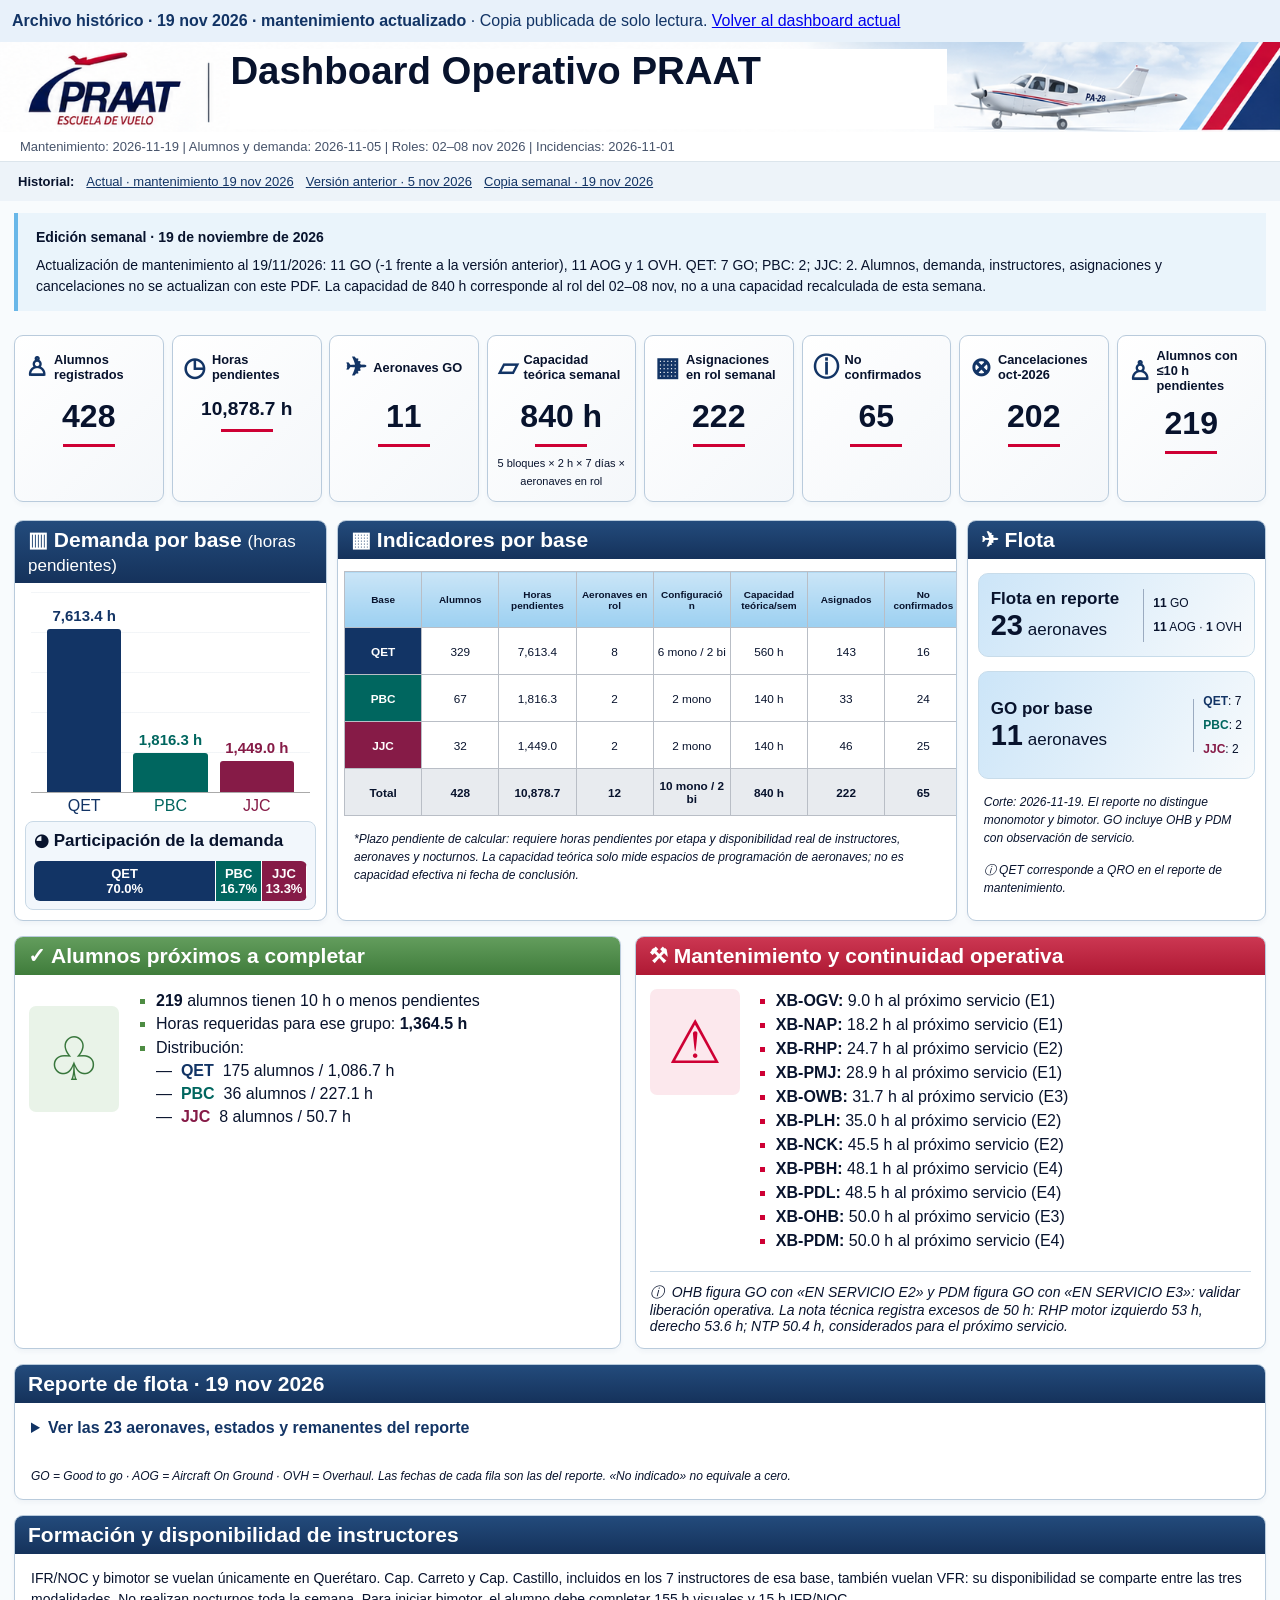
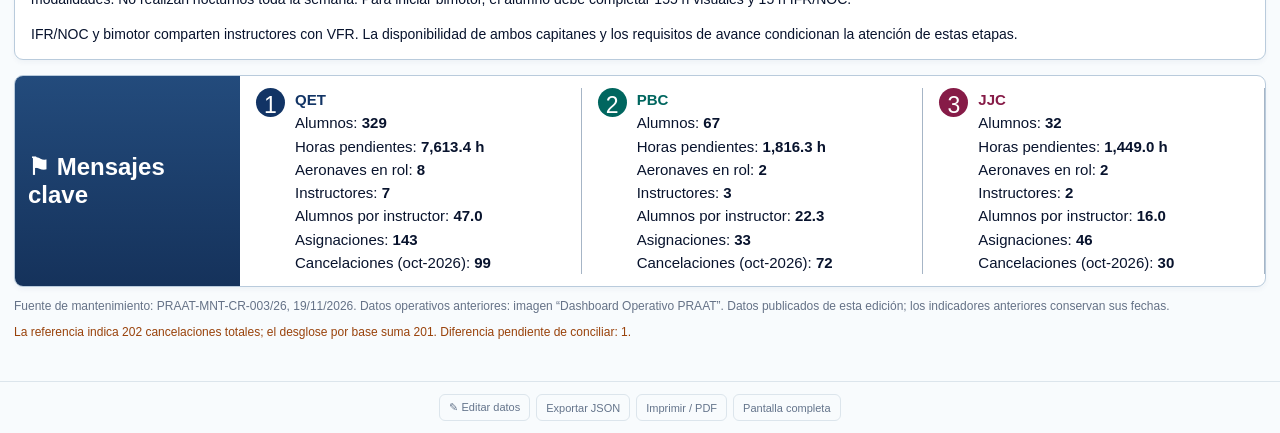
<file: historial/2026-11-19/index.html>
<!doctype html>
<html lang="es">
  <head><base href="../../">
    <meta charset="utf-8" />
    <meta name="viewport" content="width=device-width,initial-scale=1" />
    <title>Dashboard Operativo PRAAT</title>
    <style>:root {
  --navy: #123465;
  --red: #ce0034;
  --blue: #69b7e8;
  --line: #b9cbdc;
}
* {
  box-sizing: border-box;
}
body {
  margin: 0;
  background: #f8fbfd;
  color: #08132d;
  font:
    16px Arial,
    sans-serif;
}
nav {
  display: flex;
  justify-content: space-between;
  align-items: center;
  padding: 10px 18px;
  background: #102d54;
  color: white;
  gap: 12px;
}
nav > span {
  font-weight: bold;
}
nav > div {
  display: flex;
  gap: 7px;
  flex-wrap: wrap;
}
button,
.button {
  font: inherit;
  font-size: 13px;
  cursor: pointer;
  padding: 9px 12px;
  border: 1px solid #bacbdc;
  border-radius: 6px;
  background: white;
  color: #14335c;
  display: inline-block;
}
button:hover,
.button:hover {
  background: #e4eff8;
}
button:focus-visible,
.button:focus-within,
input:focus-visible {
  outline: 3px solid #69b7e8;
  outline-offset: 2px;
}
header {
  background: white url(referencia.png) top center/100% auto no-repeat;
  aspect-ratio: 14.2/1;
  min-height: 70px;
}
h1 {
  position: absolute;
  width: 1px;
  height: 1px;
  overflow: hidden;
  clip-path: inset(50%);
}
.dates {
  padding: 7px 20px;
  background: white;
  color: #46536a;
  font-size: 13px;
  border-bottom: 1px solid #dce5ec;
}
main {
  padding: 12px 14px 18px;
  max-width: 2200px;
  margin: auto;
}
.kpis {
  display: grid;
  grid-template-columns: repeat(8, 1fr);
  gap: 8px;
  margin-bottom: 18px;
}
.kpi {
  border: 1px solid var(--line);
  border-radius: 9px;
  background: linear-gradient(135deg, white, #f4f7fa);
  padding: 12px 10px;
  text-align: center;
  box-shadow: 0 3px 5px #12346508;
}
.ktitle {
  display: flex;
  align-items: center;
  justify-content: center;
  text-align: left;
  gap: 10px;
  min-height: 38px;
  font-weight: bold;
  font-size: 15px;
}
.icon {
  font-size: 30px;
  color: var(--navy);
}
.kvalue {
  font-size: clamp(24px, 2.7vw, 47px);
  font-weight: 800;
  margin: 12px 0 6px;
  white-space: nowrap;
}
.kvalue:after {
  content: "";
  display: block;
  margin: 9px auto 0;
  width: 52px;
  height: 3px;
  background: var(--red);
}
.kpi small {
  font-size: 11px;
}
.mainrow {
  display: grid;
  grid-template-columns: 25% 49.5% 1fr;
  gap: 10px;
}
.panel {
  border: 1px solid var(--line);
  border-radius: 9px;
  background: white;
  box-shadow: 0 3px 5px #1234650a;
  overflow: hidden;
}
h2 {
  margin: 0;
  padding: 7px 13px;
  background: linear-gradient(#234b7c, #15325b);
  color: white;
  font-size: 21px;
}
h2 small {
  font-size: 17px;
  font-weight: normal;
}
#chart {
  height: 210px;
  padding: 17px 16px 0;
  display: flex;
  gap: 12px;
  align-items: end;
  border-bottom: 1px solid #aaa;
  margin: 0 16px 28px;
  background: repeating-linear-gradient(
    to top,
    transparent 0,
    transparent 39px,
    #e6ebf0 40px
  );
}
.bar {
  flex: 1;
  position: relative;
  background: linear-gradient(120deg, #194479, #082552);
  border-radius: 3px 3px 0 0;
  min-height: 2px;
}
.bar strong {
  position: absolute;
  top: -22px;
  width: 100%;
  text-align: center;
  white-space: nowrap;
  font-size: 15px;
}
.bar span {
  position: absolute;
  bottom: -23px;
  width: 100%;
  text-align: center;
}
.share {
  margin: 10px;
  padding: 8px;
  border: 1px solid #c9d9e6;
  border-radius: 8px;
  background: #f2f7fc;
}
h3 {
  margin: 0 0 10px;
  font-size: 17px;
}
#shares {
  display: flex;
  border-radius: 6px;
  overflow: hidden;
  color: white;
  text-align: center;
  font-weight: bold;
  font-size: 13px;
}
#shares > div {
  padding: 5px 1px;
  min-width: 45px;
  background: var(--navy);
  border-right: 1px solid white;
}
.tablewrap {
  overflow: auto;
  padding: 12px 6px 0;
}
table {
  border-collapse: collapse;
  width: 100%;
  font-size: 14px;
  text-align: center;
}
th,
td {
  padding: 11px 5px;
  border: 1px solid #b9bec6;
}
th {
  background: linear-gradient(#cae5f7, #9cd0f1);
  font-size: 12px;
}
tbody tr td:first-child {
  background: var(--navy);
  color: white;
  font-weight: bold;
}
tfoot {
  font-weight: bold;
  background: #e8ebef;
}
.foot {
  font-size: 12px;
  font-style: italic;
  margin: 14px 16px;
  line-height: 1.5;
}
.fleetcard {
  margin: 14px 10px;
  padding: 12px;
  background: linear-gradient(120deg, #cce5f8, #f7fafc);
  border: 1px solid #c8dcea;
  border-radius: 10px;
  display: flex;
  gap: 16px;
  align-items: center;
}
.fleetcard > div:first-child {
  flex: 1;
  border-right: 1px solid #9babc0;
  font-size: 19px;
}
.fleetcard strong {
  font-size: 29px;
}
.fleetcard p {
  font-size: 14px;
  margin: 10px 0;
}
.secondrow {
  display: grid;
  grid-template-columns: 1fr 1.04fr;
  gap: 14px;
  margin-top: 15px;
}
.students h2 {
  background: linear-gradient(#639d5d, #3f7c3b);
}
.maintenance h2 {
  background: linear-gradient(#cc3752, #af1934);
}
#students,
#maintenance {
  display: flex;
  gap: 18px;
  padding: 14px;
  align-items: center;
  min-height: 140px;
}
.bigicon {
  font-size: 60px;
  padding: 18px;
  color: #37763b;
  background: #e9f3e8;
  border-radius: 7px;
}
#students ul {
  list-style-type: square;
  padding-left: 19px;
  margin: 0;
  line-height: 1.45;
}
#students li::marker {
  color: #4d8c43;
}
#maintenance .bigicon {
  color: var(--red);
  background: #fce8ed;
}
#maintenance ul {
  margin: 0;
  padding-left: 18px;
  line-height: 1.5;
  list-style-type: square;
}
#maintenance li::marker {
  color: var(--red);
}
#maintenance aside {
  border-left: 1px solid #9ba8ba;
  padding-left: 18px;
  max-width: 235px;
  font-style: italic;
  font-size: 14px;
}
.messages {
  display: flex;
  margin-top: 15px;
}
.messages h2 {
  display: flex;
  align-items: center;
  min-width: 225px;
  font-size: 24px;
}
.messages > div {
  display: grid;
  grid-template-columns: repeat(4, 1fr);
  padding: 12px 0;
}
.message {
  padding: 0 16px;
  border-right: 1px solid #a6b5c6;
  display: flex;
  gap: 10px;
  font-size: 15px;
  line-height: 1.35;
}
.badge {
  background: var(--red);
  border-radius: 50%;
  color: white;
  font-size: 23px;
  min-width: 29px;
  height: 29px;
  text-align: center;
}
.source {
  color: #657287;
  font-size: 12px;
  margin-bottom: 0;
}
.warning {
  font-size: 12px;
  color: #99420b;
}
.warning:empty {
  display: none;
}
dialog {
  width: 900px;
  max-width: 95vw;
  border: 1px solid #bacbdc;
  border-radius: 14px;
  padding: 22px;
  max-height: 92vh;
}
dialog::backdrop {
  background: #081b39aa;
}
.dialoghead {
  display: flex;
  justify-content: space-between;
  gap: 15px;
}
.dialoghead h2 {
  background: none;
  color: #123465;
  padding: 0;
}
.dialoghead p,
.note {
  font-size: 13px;
  color: #5c687a;
}
fieldset {
  border: 1px solid #d1dce8;
  border-radius: 8px;
  margin: 16px 0;
  padding: 14px;
  display: grid;
  grid-template-columns: repeat(3, 1fr);
  gap: 12px;
}
legend {
  font-weight: bold;
  color: #123465;
}
label.field {
  display: flex;
  flex-direction: column;
  gap: 5px;
  font-size: 13px;
}
input {
  width: 100%;
  padding: 9px;
  border: 1px solid #b7c7d8;
  border-radius: 5px;
  font: inherit;
}
.actions {
  display: flex;
  justify-content: end;
  gap: 8px;
  position: sticky;
  bottom: -22px;
  background: white;
  padding: 12px 0;
}
.primary {
  background: #123465;
  color: white;
}
#toast {
  position: fixed;
  bottom: 20px;
  left: 50%;
  transform: translateX(-50%);
  background: #123465;
  color: white;
  padding: 12px 22px;
  border-radius: 7px;
  display: none;
}
@media (min-width: 1700px) {
  #chart {
    height: 250px;
  }
  table {
    font-size: 16px;
  }
  th {
    font-size: 14px;
  }
  .kpi {
    min-height: 140px;
  }
}
@media (max-width: 1150px) {
  .kpis {
    grid-template-columns: repeat(4, 1fr);
  }
  .mainrow {
    grid-template-columns: 1fr 2fr;
  }
  .fleet {
    grid-column: 1/-1;
  }
  #fleet {
    display: flex;
  }
  .fleetcard {
    flex: 1;
  }
  .secondrow {
    grid-template-columns: 1fr;
  }
  .messages {
    display: block;
  }
  .messages > div {
    grid-template-columns: repeat(2, 1fr);
    gap: 16px;
  }
  .kvalue {
    font-size: 32px;
  }
}
@media (max-width: 650px) {
  nav {
    align-items: start;
    flex-direction: column;
  }
  header {
    min-height: 0;
  }
  .kpis {
    grid-template-columns: repeat(2, 1fr);
  }
  .mainrow {
    display: block;
  }
  .panel {
    margin-bottom: 12px;
  }
  .secondrow {
    display: block;
  }
  .messages > div {
    grid-template-columns: 1fr;
  }
  .message {
    border: 0;
  }
  #fleet {
    display: block;
  }
  #maintenance {
    flex-wrap: wrap;
  }
  fieldset {
    grid-template-columns: 1fr 1fr;
  }
  .bigicon {
    display: none;
  }
  .ktitle {
    font-size: 14px;
  }
  main {
    padding: 10px;
  }
  h2 {
    font-size: 19px;
  }
}
@media print {
  nav,
  .source,
  #warning,
  dialog,
  #toast {
    display: none !important;
  }
  body {
    background: white;
    font-size: 12px;
  }
  main {
    padding: 3px;
  }
  .kpis {
    grid-template-columns: repeat(8, 1fr);
    gap: 4px;
  }
  .ktitle {
    font-size: 10px;
  }
  .icon {
    font-size: 19px;
  }
  .kvalue {
    font-size: 25px;
  }
  .kpi {
    padding: 6px;
  }
  .mainrow {
    display: grid;
    grid-template-columns: 25% 49% 1fr;
  }
  .fleet {
    grid-column: auto;
  }
  #fleet {
    display: block;
  }
  h2 {
    font-size: 15px;
  }
  .secondrow {
    display: grid;
    grid-template-columns: 1fr 1fr;
  }
  .messages {
    display: flex;
  }
  .messages h2 {
    min-width: 150px;
  }
  .messages > div {
    grid-template-columns: repeat(4, 1fr);
  }
  .message {
    font-size: 11px;
  }
  table {
    font-size: 10px;
  }
  th {
    font-size: 9px;
  }
  th,
  td {
    padding: 8px 3px;
  }
  #chart {
    height: 150px;
  }
  .bar strong {
    font-size: 11px;
  }
  .bigicon {
    font-size: 30px;
    padding: 8px;
  }
  #students,
  #maintenance {
    font-size: 11px;
    padding: 8px;
    gap: 8px;
  }
  #maintenance aside {
    font-size: 10px;
  }
  .panel {
    break-inside: avoid;
  }
  * {
    -webkit-print-color-adjust: exact;
    print-color-adjust: exact;
  }
  @page {
    size: A3 landscape;
    margin: 8mm;
  }
}
:root {
}
.kpis {
  grid-template-columns: repeat(8, minmax(0, 1fr));
}
.kpi,
.mainrow > * {
  min-width: 0;
}
.kvalue {
  font-size: clamp(22px, 2.5vw, 47px);
}
.ktitle {
  font-size: clamp(11px, 1vw, 16px);
  gap: 6px;
}
.icon {
  font-size: clamp(20px, 2vw, 30px);
}
table {
  table-layout: fixed;
  font-size: clamp(10px, 0.92vw, 16px);
}
th {
  font-size: clamp(9px, 0.78vw, 14px);
  overflow-wrap: anywhere;
}
td {
  padding: 10px 3px;
  overflow-wrap: anywhere;
}
header {
  position: relative;
}
header:after {
  content: "";
  position: absolute;
  left: 18%;
  top: 65%;
  width: 55%;
  height: 31%;
  background: white;
}
.fleetcard {
  gap: 9px;
}
.fleetcard > div:first-child {
  font-size: 17px;
}
.fleetcard p {
  font-size: 12px;
}
@media (max-width: 1150px) {
  .kpis {
    grid-template-columns: repeat(4, minmax(0, 1fr));
  }
  .ktitle {
    font-size: 14px;
  }
}
@media (max-width: 650px) {
  .kpis {
    grid-template-columns: repeat(2, minmax(0, 1fr));
  }
  table {
    min-width: 680px;
  }
}
@media print {
  .kpis {
    grid-template-columns: repeat(8, minmax(0, 1fr));
  }
}
.kpi:nth-child(2) {
  container-type: inline-size;
}
.kpi:nth-child(2) .kvalue {
  font-size: clamp(14px, 15cqw, 36px);
}

nav {
  background: transparent;
  border-top: 1px solid #dce5ec;
  color: #64748b;
  justify-content: center;
  padding: 12px 14px;
  margin-top: 12px;
}
nav > div {
  justify-content: center;
  gap: 6px;
}
nav button,
nav .button {
  font-size: 11px;
  padding: 6px 9px;
  background: transparent;
  border-color: #dce5ec;
  color: #64748b;
}
nav button:hover,
nav .button:hover {
  background: #edf2f7;
  color: #123465;
}
@media (max-width: 650px) {
  nav {
    align-items: center;
  }
}

.messages > div {
  grid-template-columns: repeat(3, minmax(0, 1fr));
  width: 100%;
}
.training {
  margin-top: 15px;
}
.training p {
  padding: 0 16px;
  line-height: 1.5;
  font-size: 14px;
}
.indicators table {
  min-width: 850px;
}
.indicators .tablewrap {
  overflow-x: auto;
}
.message {
  line-height: 1.55;
}
@media (max-width: 650px) {
  .messages > div {
    grid-template-columns: 1fr;
  }
  .message {
    padding: 12px 16px;
  }
}
@media print {
  .indicators table {
    min-width: 0;
  }
  .messages > div {
    grid-template-columns: repeat(3, 1fr);
  }
}

/* Título editable sobre el encabezado de referencia. */
header h1 {
  position: absolute;
  clip-path: none;
  overflow: visible;
  left: 18%;
  right: 26%;
  top: 8%;
  width: auto;
  height: auto;
  margin: 0;
  padding: 0 0 12px;
  background: white;
  font-size: clamp(12px, 3vw, 54px);
  font-weight: 800;
  line-height: 1.15;
  z-index: 1;
}


/* Ediciones e historial */
.history-nav{display:flex;gap:12px;flex-wrap:wrap;align-items:center;padding:12px 18px;background:#edf3f9;font-size:13px}
.history-nav a{color:#123465}.week-note{margin:12px 14px;padding:14px 18px;border-left:4px solid #69b7e8;background:#eaf4fb;font-size:14px;line-height:1.5}
.week-note p{margin:7px 0 0}.weekly-report{margin-top:15px}.weekly-report summary{cursor:pointer;padding:16px;font-weight:bold;color:#123465}.weekly-report table{min-width:1100px}.weekly-report td{font-size:12px}.maintenance #maintenance{align-items:flex-start;flex-wrap:wrap}.maintenance #maintenance aside{max-width:none;border-left:0;border-top:1px solid #c9d9e6;padding:12px 0 0;width:100%}
@media print{.history-nav{display:none}.weekly-report{break-inside:auto}.weekly-report details:not([open]){display:none}}



/* Un color por base, compartido por todas las secciones. */
[data-base] {
  --base-color: var(--navy);
}
[data-base="PBC"] {
  --base-color: #00665f;
}
[data-base="JJC"] {
  --base-color: #861b47;
}
#chart .bar[data-base],
#shares > div[data-base],
#table tbody tr[data-base] > td:first-child,
#report-table tbody tr[data-base] > td:first-child,
#servicios-programados tbody tr[data-base] > td:first-child,
.message[data-base] .badge {
  background: var(--base-color);
  color: white;
}
#chart .bar[data-base] :is(strong, span),
.base-label[data-base],
.message[data-base] > span:last-child > b:first-child {
  color: var(--base-color);
}
</style>
  </head>
  <body><div style="padding:12px;background:#e8f1fa;color:#123465"><b>Archivo histórico · 19 nov 2026 · mantenimiento actualizado</b> · Copia publicada de solo lectura. <a href="./">Volver al dashboard actual</a></div>
    <header aria-label="Dashboard Operativo PRAAT, Escuela de Vuelo">
      <h1 data-texto="pagina">Dashboard Operativo PRAAT</h1>
    </header>
    <div class="dates" id="dates"></div><div class="history-nav"><strong>Historial:</strong> <a href="./">Actual · mantenimiento 19 nov 2026</a> <a href="historial/2026-11-05/">Versión anterior · 5 nov 2026</a> <a href="historial/2026-11-19/">Copia semanal · 19 nov 2026</a></div><section class="week-note"><b>Edición semanal · 19 de noviembre de 2026</b><p id="week-summary"></p></section>
    <main>
      <section id="kpis" class="kpis"></section>
      <div class="mainrow">
        <section class="panel demand">
          <h2>
            <span data-texto="demanda"></span>
            <small data-texto="subtituloDemanda"></small>
          </h2>
          <div id="chart"></div>
          <div class="share">
            <h3 data-texto="participacion">◕ Participación de la demanda</h3>
            <div id="shares"></div>
          </div>
        </section>
        <section class="panel indicators">
          <h2 data-texto="indicadores">▦ Indicadores por base</h2>
          <div class="tablewrap"><table id="table"></table></div>
          <p class="foot">
            *Plazo pendiente de calcular: requiere horas pendientes por etapa y
            disponibilidad real de instructores, aeronaves y nocturnos. La
            capacidad teórica solo mide espacios de programación de aeronaves;
            no es capacidad efectiva ni fecha de conclusión.
          </p>
        </section>
        <section class="panel fleet">
          <h2 data-texto="flota">✈ Flota</h2>
          <div id="fleet"></div>
          <p class="foot">
            ⓘ QET corresponde a QRO en el reporte de mantenimiento.
          </p>
        </section>
      </div>
      <div class="secondrow">
        <section class="panel students">
          <h2 data-texto="alumnos">✓ Alumnos próximos a completar</h2>
          <div id="students"></div>
        </section>
        <section class="panel maintenance">
          <h2 data-texto="mantenimiento">
            ⚒ Mantenimiento y continuidad operativa
          </h2>
          <div id="maintenance"></div>
        </section>
      </div>
      <section class="panel weekly-report"><h2>Reporte de flota · 19 nov 2026</h2><details><summary>Ver las 23 aeronaves, estados y remanentes del reporte</summary><div class="tablewrap"><table id="report-table"></table></div></details><p class="foot">GO = Good to go · AOG = Aircraft On Ground · OVH = Overhaul. Las fechas de cada fila son las del reporte. «No indicado» no equivale a cero.</p></section><section class="panel training">
        <h2 data-texto="formacion">
          Formación y disponibilidad de instructores
        </h2>
        <p id="training"></p>
        <p>
          IFR/NOC y bimotor comparten instructores con VFR. La disponibilidad de
          ambos capitanes y los requisitos de avance condicionan la atención de
          estas etapas.
        </p>
      </section>
      <section class="messages panel">
        <h2 data-texto="mensajes">⚑ Mensajes clave</h2>
        <div id="messages"></div>
      </section>
      <p class="source">
        Fuente de mantenimiento: PRAAT-MNT-CR-003/26, 19/11/2026. Datos operativos anteriores: imagen “Dashboard Operativo PRAAT”.
        <span id="saved">Datos iniciales de la referencia.</span>
      </p>
      <p id="warning" class="warning"></p>
    </main>
    <nav>
      <div>
        <button id="edit">✎ Editar datos</button
        ><button id="export">Exportar JSON</button
        ><label class="button"
          >Importar JSON<input
            id="import"
            type="file"
            accept="application/json"
            hidden /></label
        ><button onclick="window.print()">Imprimir / PDF</button
        ><button id="full">Pantalla completa</button>
      </div>
    </nav>
    <dialog id="editor">
      <form id="form">
        <div class="dialoghead">
          <div>
            <h2>Editar datos operativos</h2>
            <p>Los totales, gráficas y mensajes se recalculan al guardar.</p>
          </div>
          <button type="button" id="close" aria-label="Cerrar">✕</button>
        </div>
        <div id="fields"></div>
        <p class="note">
          Los cambios se guardan en este navegador. Exporta un JSON para
          respaldarlos o trasladarlos a otro equipo.
        </p>
        <div class="actions">
          <button type="button" id="reset">Cargar datos publicados</button
          ><button type="button" id="cancel">Cancelar</button
          ><button class="primary" type="submit">Guardar cambios</button>
        </div>
      </form>
    </dialog>
    <div id="toast" role="status"></div>
    <script>// EDICIÓN 19 NOV 2026. El PDF solo actualiza mantenimiento; los demás cortes se conservan.
const DATOS_INICIALES = {
  "cut": "2026-11-05",
  "roles": "02–08 nov 2026",
  "incidents": "2026-11-01",
  "period": "oct-2026",
  "blocks": 5,
  "duration": 2,
  "days": 7,
  "totalMono": 19,
  "totalBi": 4,
  "goMono": 10,
  "goBi": 2,
  "cancellations": 202,
  "trainingNote": "IFR/NOC y bimotor se vuelan únicamente en Querétaro. Cap. Carreto y Cap. Castillo, incluidos en los 7 instructores de esa base, también vuelan VFR: su disponibilidad se comparte entre las tres modalidades. No realizan nocturnos toda la semana. Para iniciar bimotor, el alumno debe completar 155 h visuales y 15 h IFR/NOC.",
  "maintenanceNote": "OHB figura GO con «EN SERVICIO E2» y PDM figura GO con «EN SERVICIO E3»: validar liberación operativa. La nota técnica registra excesos de 50 h: RHP motor izquierdo 53 h, derecho 53.6 h; NTP 50.4 h, considerados para el próximo servicio.",
  "bases": [
    {
      "name": "QET",
      "instructors": 7,
      "students": 329,
      "hours": 7613.4,
      "mono": 6,
      "bi": 2,
      "assigned": 143,
      "unconfirmed": 16,
      "cancel": 99,
      "near": 175,
      "nearHours": 1086.7
    },
    {
      "name": "PBC",
      "instructors": 3,
      "students": 67,
      "hours": 1816.3,
      "mono": 2,
      "bi": 0,
      "assigned": 33,
      "unconfirmed": 24,
      "cancel": 72,
      "near": 36,
      "nearHours": 227.1
    },
    {
      "name": "JJC",
      "instructors": 2,
      "students": 32,
      "hours": 1449,
      "mono": 2,
      "bi": 0,
      "assigned": 46,
      "unconfirmed": 25,
      "cancel": 30,
      "near": 8,
      "nearHours": 50.7
    }
  ],
  "maintenance": [
    {
      "id": "XB-OGV",
      "hours": 9,
      "service": "E1"
    },
    {
      "id": "XB-NAP",
      "hours": 18.2,
      "service": "E1"
    },
    {
      "id": "XB-RHP",
      "hours": 24.7,
      "service": "E2"
    },
    {
      "id": "XB-PMJ",
      "hours": 28.9,
      "service": "E1"
    },
    {
      "id": "XB-OWB",
      "hours": 31.7,
      "service": "E3"
    },
    {
      "id": "XB-PLH",
      "hours": 35,
      "service": "E2"
    },
    {
      "id": "XB-NCK",
      "hours": 45.5,
      "service": "E2"
    },
    {
      "id": "XB-PBH",
      "hours": 48.1,
      "service": "E4"
    },
    {
      "id": "XB-PDL",
      "hours": 48.5,
      "service": "E4"
    },
    {
      "id": "XB-OHB",
      "hours": 50,
      "service": "E3"
    },
    {
      "id": "XB-PDM",
      "hours": 50,
      "service": "E4"
    }
  ],
  "edition": "2026-11-19",
  "maintenanceCut": "2026-11-19",
  "sourceReport": "PRAAT-MNT-CR-003/26 · 19/11/2026",
  "fleetRecords": [
    {
      "base": "QET",
      "status": "AOG",
      "id": "XB-GOJ",
      "hours": 9.9,
      "service": "E4",
      "date": "18/11/2026",
      "note": "",
      "engine": 19.7,
      "propeller": 119.7
    },
    {
      "base": "QET",
      "status": "AOG",
      "id": "XB-NAN",
      "hours": null,
      "service": "—",
      "date": "MNT",
      "note": "AWC vencido; trabajos de mantenimiento",
      "engine": null,
      "propeller": null
    },
    {
      "base": "QET",
      "status": "GO",
      "id": "XB-NAP",
      "hours": 18.2,
      "service": "E1",
      "date": "18/11/2026",
      "note": "",
      "engine": 956.7,
      "propeller": 756.7
    },
    {
      "base": "QET",
      "status": "GO",
      "id": "XB-NCK",
      "hours": 45.5,
      "service": "E2",
      "date": "18/11/2026",
      "note": "",
      "engine": 1381,
      "propeller": 1181
    },
    {
      "base": "QET",
      "status": "AOG",
      "id": "XB-NTP",
      "hours": 36.2,
      "service": "E2",
      "date": "02/11/2026",
      "note": "SPINNER",
      "engine": 349.1,
      "propeller": 149.1
    },
    {
      "base": "QET",
      "status": "GO",
      "id": "XB-OGV",
      "hours": 9,
      "service": "E1",
      "date": "18/11/2026",
      "note": "",
      "engine": 1964,
      "propeller": 1764
    },
    {
      "base": "QET",
      "status": "GO",
      "id": "XB-OHB",
      "hours": 50,
      "service": "E3",
      "date": "19/11/2026",
      "note": "EN SERVICIO E2",
      "engine": 739.3,
      "propeller": 539.3
    },
    {
      "base": "QET",
      "status": "GO",
      "id": "XB-PDL",
      "hours": 48.5,
      "service": "E4",
      "date": "18/11/2026",
      "note": "",
      "engine": 908.5,
      "propeller": 708.5
    },
    {
      "base": "QET",
      "status": "GO",
      "id": "XB-PLH",
      "hours": 35,
      "service": "E2",
      "date": "18/11/2026",
      "note": "",
      "engine": 1567.6,
      "propeller": 1290.7
    },
    {
      "base": "QET",
      "status": "AOG",
      "id": "XB-PMV",
      "hours": null,
      "service": "—",
      "date": "Trabajos de mantenimiento",
      "note": "Documentación pendiente para AWC",
      "engine": null,
      "propeller": null
    },
    {
      "base": "QET",
      "status": "GO",
      "id": "XB-RHP",
      "hours": 24.7,
      "service": "E2",
      "date": "18/11/2026",
      "note": "",
      "engine": 1396.8,
      "propeller": 196.8
    },
    {
      "base": "QET",
      "status": "AOG",
      "id": "XB-SUV",
      "hours": null,
      "service": "—",
      "date": "—",
      "note": "Documentación pendiente para AWC",
      "engine": null,
      "propeller": null
    },
    {
      "base": "PBC",
      "status": "OVH",
      "id": "XB-ODC",
      "hours": null,
      "service": "OVERHAUL",
      "date": "OVERHAUL",
      "note": "OVERHAUL",
      "engine": null,
      "propeller": null
    },
    {
      "base": "PBC",
      "status": "GO",
      "id": "XB-PBH",
      "hours": 48.1,
      "service": "E4",
      "date": "18/11/2026",
      "note": "",
      "engine": 1668,
      "propeller": 1468
    },
    {
      "base": "PBC",
      "status": "GO",
      "id": "XB-PMJ",
      "hours": 28.9,
      "service": "E1",
      "date": "18/11/2026",
      "note": "",
      "engine": 259.4,
      "propeller": 59.4
    },
    {
      "base": "PBC",
      "status": "AOG",
      "id": "XB-ITD",
      "hours": null,
      "service": "25 hrs",
      "date": "11/05/2026",
      "note": "Documentación pendiente para AWC",
      "engine": null,
      "propeller": null
    },
    {
      "base": "JJC",
      "status": "GO",
      "id": "XB-OWB",
      "hours": 31.7,
      "service": "E3",
      "date": "18/11/2026",
      "note": "",
      "engine": 350.2,
      "propeller": 1299.9
    },
    {
      "base": "JJC",
      "status": "GO",
      "id": "XB-PDM",
      "hours": 50,
      "service": "E4",
      "date": "18/11/2026",
      "note": "EN SERVICIO E3",
      "engine": 1286.8,
      "propeller": 1086.8
    },
    {
      "base": "JJC",
      "status": "AOG",
      "id": "XB-AWN",
      "hours": null,
      "service": "—",
      "date": "—",
      "note": "Documentación pendiente para AWC",
      "engine": null,
      "propeller": null
    },
    {
      "base": "JJC",
      "status": "AOG",
      "id": "XB-FOJ",
      "hours": null,
      "service": "—",
      "date": "—",
      "note": "Aeronave a nombre de otro propietario",
      "engine": null,
      "propeller": null
    },
    {
      "base": "JJC",
      "status": "AOG",
      "id": "XB-KHN",
      "hours": null,
      "service": "—",
      "date": "—",
      "note": "Aeronave a nombre de otro propietario",
      "engine": null,
      "propeller": null
    },
    {
      "base": "JJC",
      "status": "AOG",
      "id": "XB-BZB",
      "hours": null,
      "service": "—",
      "date": "—",
      "note": "Aeronave a nombre de otro propietario",
      "engine": null,
      "propeller": null
    },
    {
      "base": "JJC",
      "status": "AOG",
      "id": "XB-IKT",
      "hours": null,
      "service": "—",
      "date": "—",
      "note": "Aeronave a nombre de otro propietario",
      "engine": null,
      "propeller": null
    }
  ]
};
</script>
    <script>// TÍTULOS. Cambia textos entre comillas; conserva las claves y el orden.
const TEXTOS = {
  pagina: "Dashboard Operativo PRAAT",
  demanda: "▥ Demanda por base",
  subtituloDemanda: "(horas pendientes)",
  participacion: "◕ Participación de la demanda",
  indicadores: "▦ Indicadores por base",
  flota: "✈ Flota",
  alumnos: "✓ Alumnos próximos a completar",
  mantenimiento: "⚒ Mantenimiento y continuidad operativa",
  formacion: "Formación y disponibilidad de instructores",
  mensajes: "⚑ Mensajes clave",
  plazoPendiente: "Pendiente de calcular",
  kpis: [
    "Alumnos registrados",
    "Horas pendientes",
    "Aeronaves GO",
    "Capacidad teórica semanal",
    "Asignaciones en rol semanal",
    "No confirmados",
    "Cancelaciones",
    "Alumnos con ≤10 h pendientes",
  ],
  columnas: [
    "Base",
    "Alumnos",
    "Horas pendientes",
    "Aeronaves en rol",
    "Configuración",
    "Capacidad teórica/sem",
    "Asignados",
    "No confirmados",
    "Cancelaciones",
    "Instructores",
    "Plazo estimado de atención*",
  ],
};

// ETIQUETAS DEL EDITOR
const ETIQUETAS_EDITOR = {
 edition:"Edición del dashboard", maintenanceCut:"Corte de mantenimiento", sourceReport:"Reporte fuente de mantenimiento",
  instructors: "Instructores de la base",
  trainingNote: "Modalidades, instructores especializados y requisitos",
  cut: "Fecha de corte",
  roles: "Periodo de roles",
  incidents: "Corte de incidencias",
  period: "Periodo de cancelaciones",
  blocks: "Bloques diarios",
  duration: "Horas por bloque",
  days: "Días por semana",
  totalMono: "Flota total: monomotores",
  totalBi: "Flota total: bimotores",
  goMono: "GO: monomotores",
  goBi: "GO: bimotores",
  cancellations: "Cancelaciones totales reportadas",
  maintenanceNote: "Observación de mantenimiento",
  name: "Base",
  students: "Alumnos",
  hours: "Horas pendientes",
  mono: "Monomotores en rol",
  bi: "Bimotores en rol",
  assigned: "Asignaciones",
  unconfirmed: "No confirmados",
  cancel: "Cancelaciones de la base",
  near: "Alumnos con ≤10 h pendientes",
  nearHours: "Horas del grupo ≤10 h",
  id: "Matrícula",
  service: "Servicio",
};

</script>
    <script>// FUNCIONAMIENTO. Edita datos.js y textos.js para cambiar contenido.
const initial = DATOS_INICIALES;
const $ = (id) => document.getElementById(id),
  key = "praat-dashboard-" + (initial.edition || "v1"),
  clone = (x) => JSON.parse(JSON.stringify(x)),
  fmt = (n, d = 0) =>
    Number(n).toLocaleString("en-US", {
      minimumFractionDigits: d,
      maximumFractionDigits: d,
    }),
  esc = (x) =>
    String(x).replace(
      /[&<>"']/g,
      (c) =>
        ({
          "&": "&amp;",
          "<": "&lt;",
          ">": "&gt;",
          '"': "&quot;",
          "'": "&#39;",
        })[c],
    );
function aplicarTextos() {
  document.title = TEXTOS.pagina;
  document.querySelectorAll("[data-texto]").forEach((el) => {
    el.textContent = TEXTOS[el.dataset.texto];
  });
}
aplicarTextos();
let data = clone(initial),
  savedAt = null;
try {
  const s = null;
  if (s) {
    validate(s.data);
    data = s.data;
    savedAt = s.savedAt;
  }
} catch {}
function validate(d) {
  if (initial.edition && d?.edition !== initial.edition) throw Error("Este JSON corresponde a otra edición. Consúltalo en el historial; no reemplaza el reporte actual.");
  if (d && Array.isArray(d.bases)) {
    d.bases.forEach((b, i) => {
      if (b.instructors === undefined)
        b.instructors = initial.bases[i]?.instructors ?? 0;
    });
    if (d.trainingNote === undefined) d.trainingNote = initial.trainingNote;
  }
  if (
    !d ||
    !Array.isArray(d.bases) ||
    d.bases.length !== 3 ||
    !Array.isArray(d.maintenance)
  )
    throw Error("El archivo no tiene la estructura del dashboard.");
  for (const k of [
    "cut",
    "roles",
    "incidents",
    "period",
    "maintenanceNote",
    "trainingNote",
  ])
    if (typeof d[k] !== "string") throw Error("Falta el campo " + k);
  for (const k of [
    "blocks",
    "duration",
    "days",
    "totalMono",
    "totalBi",
    "goMono",
    "goBi",
    "cancellations",
  ])
    if (!Number.isFinite(d[k]) || d[k] < 0) throw Error("Valor inválido: " + k);
  d.bases.forEach((b) => {
    if (typeof b.name !== "string") throw Error("Base inválida");
    for (const k of [
      "students",
      "instructors",
      "hours",
      "mono",
      "bi",
      "assigned",
      "unconfirmed",
      "cancel",
      "near",
      "nearHours",
    ])
      if (!Number.isFinite(b[k]) || b[k] < 0)
        throw Error("Valor inválido: " + k);
    if (b.near > b.students)
      throw Error(
        "Los alumnos próximos a completar no pueden superar el total de alumnos.",
      );
  });
  d.maintenance.forEach((m) => {
    if (
      typeof m.id !== "string" ||
      typeof m.service !== "string" ||
      !Number.isFinite(m.hours) ||
      m.hours < 0
    )
      throw Error("Mantenimiento inválido.");
  });
}
const sum = (k) => data.bases.reduce((s, b) => s + b[k], 0),
  cap = (b) => (b.mono + b.bi) * data.blocks * data.duration * data.days,
  weeks = (h, c) => (c ? fmt(h / c, 1) : "—");
function render() {
  const h = sum("hours"),
    c = data.bases.reduce((s, b) => s + cap(b), 0),
    g = data.fleetRecords ? data.fleetRecords.filter(r => r.status === "GO").length : data.goMono + data.goBi;
  const kpis = [
    ["♙", TEXTOS.kpis[0], fmt(sum("students"))],
    ["◷", TEXTOS.kpis[1], fmt(h, 1) + " h"],
    ["✈", TEXTOS.kpis[2], fmt(g)],
    ["▱", TEXTOS.kpis[3], fmt(c) + " h"],
    ["▦", TEXTOS.kpis[4], fmt(sum("assigned"))],
    ["ⓘ", TEXTOS.kpis[5], fmt(sum("unconfirmed"))],
    ["⊗", TEXTOS.kpis[6] + " " + data.period, fmt(data.cancellations)],
    ["♙", TEXTOS.kpis[7], fmt(sum("near"))],
  ];
  $("dates").textContent =
    `Mantenimiento: ${data.maintenanceCut || data.cut} | Alumnos y demanda: ${data.cut} | Roles: ${data.roles} | Incidencias: ${data.incidents}`;
  $("kpis").innerHTML = kpis
    .map(
      ([icon, title, value], i) =>
        `<article class="kpi"><div class="ktitle"><span class="icon">${icon}</span>${esc(title)}</div><div class="kvalue">${value}</div>${i === 3 ? `<small>${data.blocks} bloques × ${data.duration} h × ${data.days} días × aeronaves en rol</small>` : ""}</article>`,
    )
    .join("");
  const max = Math.max(...data.bases.map((b) => b.hours), 1);
  $("chart").innerHTML = data.bases
    .map(
      (b) =>
        `<div class="bar" data-base="${esc(b.name)}" style="height:${(b.hours / max) * 85}%"><strong>${fmt(b.hours, 1)} h</strong><span>${esc(b.name)}</span></div>`,
    )
    .join("");
  $("shares").innerHTML = data.bases
    .map(
      (b) =>
        `<div data-base="${esc(b.name)}" style="flex:${b.hours || 1}">${esc(b.name)}<br>${fmt(h ? (b.hours / h) * 100 : 0, 1)}%</div>`,
    )
    .join("");
  $("table").innerHTML =
    "<thead><tr>" +
    TEXTOS.columnas
      .map((texto, i) => (i === 8 ? texto + " " + esc(data.period) : texto))
      .map((x) => `<th>${x}</th>`)
      .join("") +
    "</tr></thead><tbody>" +
    data.bases
      .map(
        (b) =>
          `<tr data-base="${esc(b.name)}">` +
          [
            esc(b.name),
            fmt(b.students),
            fmt(b.hours, 1),
            b.mono + b.bi,
            `${b.mono} mono${b.bi ? " / " + b.bi + " bi" : ""}`,
            fmt(cap(b)) + " h",
            fmt(b.assigned),
            fmt(b.unconfirmed),
            fmt(b.cancel),
            fmt(b.instructors),
            esc(TEXTOS.plazoPendiente),
          ]
            .map((x) => `<td>${x}</td>`)
            .join("") +
          "</tr>",
      )
      .join("") +
    `</tbody><tfoot><tr>${["Total", fmt(sum("students")), fmt(h, 1), sum("mono") + sum("bi"), sum("mono") + " mono / " + sum("bi") + " bi", fmt(c) + " h", fmt(sum("assigned")), fmt(sum("unconfirmed")), fmt(data.cancellations), fmt(sum("instructors")), esc(TEXTOS.plazoPendiente)].map((x) => `<td>${x}</td>`).join("")}</tr></tfoot>`;
  $("fleet").innerHTML = [
    ["Flota total", data.totalMono, data.totalBi],
    ["Flota GO", data.goMono, data.goBi],
  ]
    .map(
      ([t, m, b]) =>
        `<div class="fleetcard"><div><b>${t}</b><br><strong>${m + b}</strong> aeronaves</div><div><p>✈ &nbsp;<b>${m}</b> monomotores</p><p>✈ &nbsp;<b>${b}</b> bimotores</p></div></div>`,
    )
    .join("");
  $("students").innerHTML =
    `<div class="bigicon">♧</div><ul><li><b>${fmt(sum("near"))}</b> alumnos tienen 10 h o menos pendientes</li><li>Horas requeridas para ese grupo: <b>${fmt(sum("nearHours"), 1)} h</b></li><li>Distribución:<br>${data.bases.map((b) => `— &nbsp;<b class="base-label" data-base="${esc(b.name)}">${esc(b.name)}</b> &nbsp;${fmt(b.near)} alumnos / ${fmt(b.nearHours, 1)} h`).join("<br>")}</li></ul>`;
  $("maintenance").innerHTML =
    `<div class="bigicon">⚠</div><ul>${data.maintenance.map((m) => `<li><b>${esc(m.id)}:</b> ${fmt(m.hours, 1)} h al próximo servicio (${esc(m.service)})</li>`).join("")}</ul><aside>ⓘ &nbsp;${esc(data.maintenanceNote)}</aside>`;
  const messages = data.bases.map(
    (b) =>
      `<b>${esc(b.name)}</b><br>Alumnos: <b>${fmt(b.students)}</b><br>Horas pendientes: <b>${fmt(b.hours, 1)} h</b><br>Aeronaves en rol: <b>${b.mono + b.bi}</b><br>Instructores: <b>${fmt(b.instructors)}</b><br>Alumnos por instructor: <b>${b.instructors ? fmt(b.students / b.instructors, 1) : "—"}</b><br>Asignaciones: <b>${fmt(b.assigned)}</b><br>Cancelaciones (${esc(data.period)}): <b>${fmt(b.cancel)}</b>`,
  );
  $("messages").innerHTML = messages
    .map(
      (m, i) =>
        `<div class="message" data-base="${esc(data.bases[i].name)}"><span class="badge">${i + 1}</span><span>${m}</span></div>`,
    )
    .join("");
  $("training").textContent = data.trainingNote;
  renderWeeklyReport();

  const warnings = [];
  if (sum("cancel") !== data.cancellations)
    warnings.push(
      `La referencia indica ${data.cancellations} cancelaciones totales; el desglose por base suma ${sum("cancel")}. Diferencia pendiente de conciliar: ${fmt(data.cancellations - sum("cancel"))}.`,
    );
  if (!data.fleetRecords && g !== sum("mono") + sum("bi"))
    warnings.push(
      "Las aeronaves GO y las aeronaves en rol son distintas; la capacidad usa las aeronaves en rol.",
    );
  $("warning").textContent = warnings.join(" ");
  $("saved").textContent = savedAt
    ? "Último guardado local: " +
      new Date(savedAt).toLocaleString("es-MX") +
      "."
    : "Datos publicados de esta edición; los indicadores anteriores conservan sus fechas.";
}
function toast(t) {
  $("toast").textContent = t;
  $("toast").style.display = "block";
  setTimeout(() => ($("toast").style.display = "none"), 3500);
}
function save(d) {
  validate(d);
  const time = new Date().toISOString();
  localStorage.setItem(key, JSON.stringify({ data: d, savedAt: time }));
  data = d;
  savedAt = time;
  render();
  toast("Cambios guardados en este navegador");
}
const labels = ETIQUETAS_EDITOR;
function field(path, k, v) {
  const numeric = typeof v === "number";
  return `<label class="field">${esc(labels[k] || k)}<input name="${path}" type="${numeric ? "number" : k === "cut" || k === "incidents" ? "date" : "text"}" ${numeric ? 'min="0" step="' + (["hours", "nearHours", "duration"].includes(k) ? "0.1" : "1") + '"' : ""} value="${esc(v)}" required></label>`;
}
function openEditor() {
  let html = "<fieldset><legend>General, flota y programación</legend>";
  for (const [k, v] of Object.entries(data))
    if (!Array.isArray(v) && !["goMono","goBi","totalMono","totalBi"].includes(k)) html += field(k, k, v);
  html += "</fieldset>";
  data.bases.forEach(
    (b, i) =>
      (html += `<fieldset><legend>${esc(b.name)}</legend>${Object.entries(b)
        .map(([k, v]) => field(`bases.${i}.${k}`, k, v))
        .join("")}</fieldset>`),
  );
  html +=
    "<fieldset><legend>Próximos servicios de mantenimiento</legend>" +
    data.maintenance
      .map((m, i) =>
        Object.entries(m)
          .map(([k, v]) => field(`maintenance.${i}.${k}`, k, v))
          .join(""),
      )
      .join("") +
    "</fieldset>";
  $("fields").innerHTML = html;
  $("editor").showModal();
}
$("edit").onclick = openEditor;
$("close").onclick = $("cancel").onclick = () => $("editor").close();
$("form").onsubmit = (e) => {
  e.preventDefault();
  const draft = clone(data);
  for (const input of $("fields").querySelectorAll("input")) {
    const keys = input.name.split(".");
    let obj = draft;
    for (const k of keys.slice(0, -1)) obj = obj[k];
    obj[keys.at(-1)] =
      input.type === "number" ? Number(input.value) : input.value.trim();
  }
  try {
    save(draft);
    $("editor").close();
  } catch (e) {
    toast(e.message);
  }
};
$("reset").onclick = () => {
  if (
    confirm(
      "¿Cargar los datos publicados en datos.js? Se reemplazarán los cambios locales de este navegador.",
    )
  ) {
    try {
      save(clone(initial));
      $("editor").close();
    } catch (e) {
      toast(e.message);
    }
  }
};
$("export").onclick = () => {
  const blob = new Blob(
    [JSON.stringify({ schema: "praat-v1", data, savedAt }, null, 2)],
    { type: "application/json" },
  );
  const url = URL.createObjectURL(blob),
    a = document.createElement("a");
  a.href = url;
  a.download = "PRAAT-datos-" + data.cut + ".json";
  a.click();
  setTimeout(() => URL.revokeObjectURL(url), 1000);
};
$("import").onchange = async (e) => {
  const file = e.target.files[0];
  if (!file) return;
  try {
    if (file.size > 1000000) throw Error("El archivo es demasiado grande.");
    const parsed = JSON.parse(await file.text());
    const d = parsed.data || parsed;
    validate(d);
    save(d);
  } catch (e) {
    toast("No se importó: " + e.message);
  }
  e.target.value = "";
};
$("full").onclick = async () => {
  try {
    if (document.fullscreenElement) await document.exitFullscreen();
    else await document.documentElement.requestFullscreen();
  } catch {
    toast("Utiliza F11 para pantalla completa.");
  }
};

/** Reporte semanal: el estado GO se toma del PDF, no del rol histórico. */
function renderWeeklyReport() {
  if (!data.fleetRecords) return;
  const records = data.fleetRecords;
  const go = records.filter(r => r.status === "GO").length;
  const aog = records.filter(r => r.status === "AOG").length;
  const ovh = records.filter(r => r.status === "OVH").length;
  $("fleet").innerHTML = '<div class="fleetcard"><div><b>Flota en reporte</b><br><strong>' + records.length + '</strong> aeronaves</div><div><p><b>' + go + '</b> GO</p><p><b>' + aog + '</b> AOG · <b>' + ovh + '</b> OVH</p></div></div><div class="fleetcard"><div><b>GO por base</b><br><strong>' + go + '</strong> aeronaves</div><div>' + data.bases.map(b => '<p><b class="base-label" data-base="' + esc(b.name) + '">' + esc(b.name) + '</b>: ' + records.filter(r=>r.base===b.name && r.status==="GO").length + '</p>').join('') + '</div></div><p class="foot">Corte: ' + esc(data.maintenanceCut) + '. El reporte no distingue monomotor y bimotor. GO incluye OHB y PDM con observación de servicio.</p>';
  $("report-table").innerHTML = '<thead><tr>' + ['Base','Estado','Matrícula','Remanente (h)','OVH motor (h)','OVH hélice (h)','Fecha de registro','Próximo evento','Observación'].map(t=>'<th>'+t+'</th>').join('') + '</tr></thead><tbody>' + records.map(r=>'<tr data-base="' + esc(r.base) + '">' + [r.base,r.status,r.id,r.hours===null?'No indicado':fmt(r.hours,1),r.engine===null?'—':fmt(r.engine,1),r.propeller===null?'—':fmt(r.propeller,1),r.date,r.service,r.note||'—'].map(v=>'<td>'+esc(v)+'</td>').join('') + '</tr>').join('') + '</tbody>';
  const previous = 12;
  $("week-summary").textContent = 'Actualización de mantenimiento al 19/11/2026: ' + go + ' GO (' + (go-previous) + ' frente a la versión anterior), ' + aog + ' AOG y ' + ovh + ' OVH. QET: 7 GO; PBC: 2; JJC: 2. Alumnos, demanda, instructores, asignaciones y cancelaciones no se actualizan con este PDF. La capacidad de 840 h corresponde al rol del 02–08 nov, no a una capacidad recalculada de esta semana.';
}

render();

</script><script>for(const id of ["edit","import","reset"]){const el=document.getElementById(id);if(el){el.disabled=true;el.title="Copia histórica de solo lectura";}}document.querySelector('label.button')?.remove();</script>
  </body>
</html>
</file>
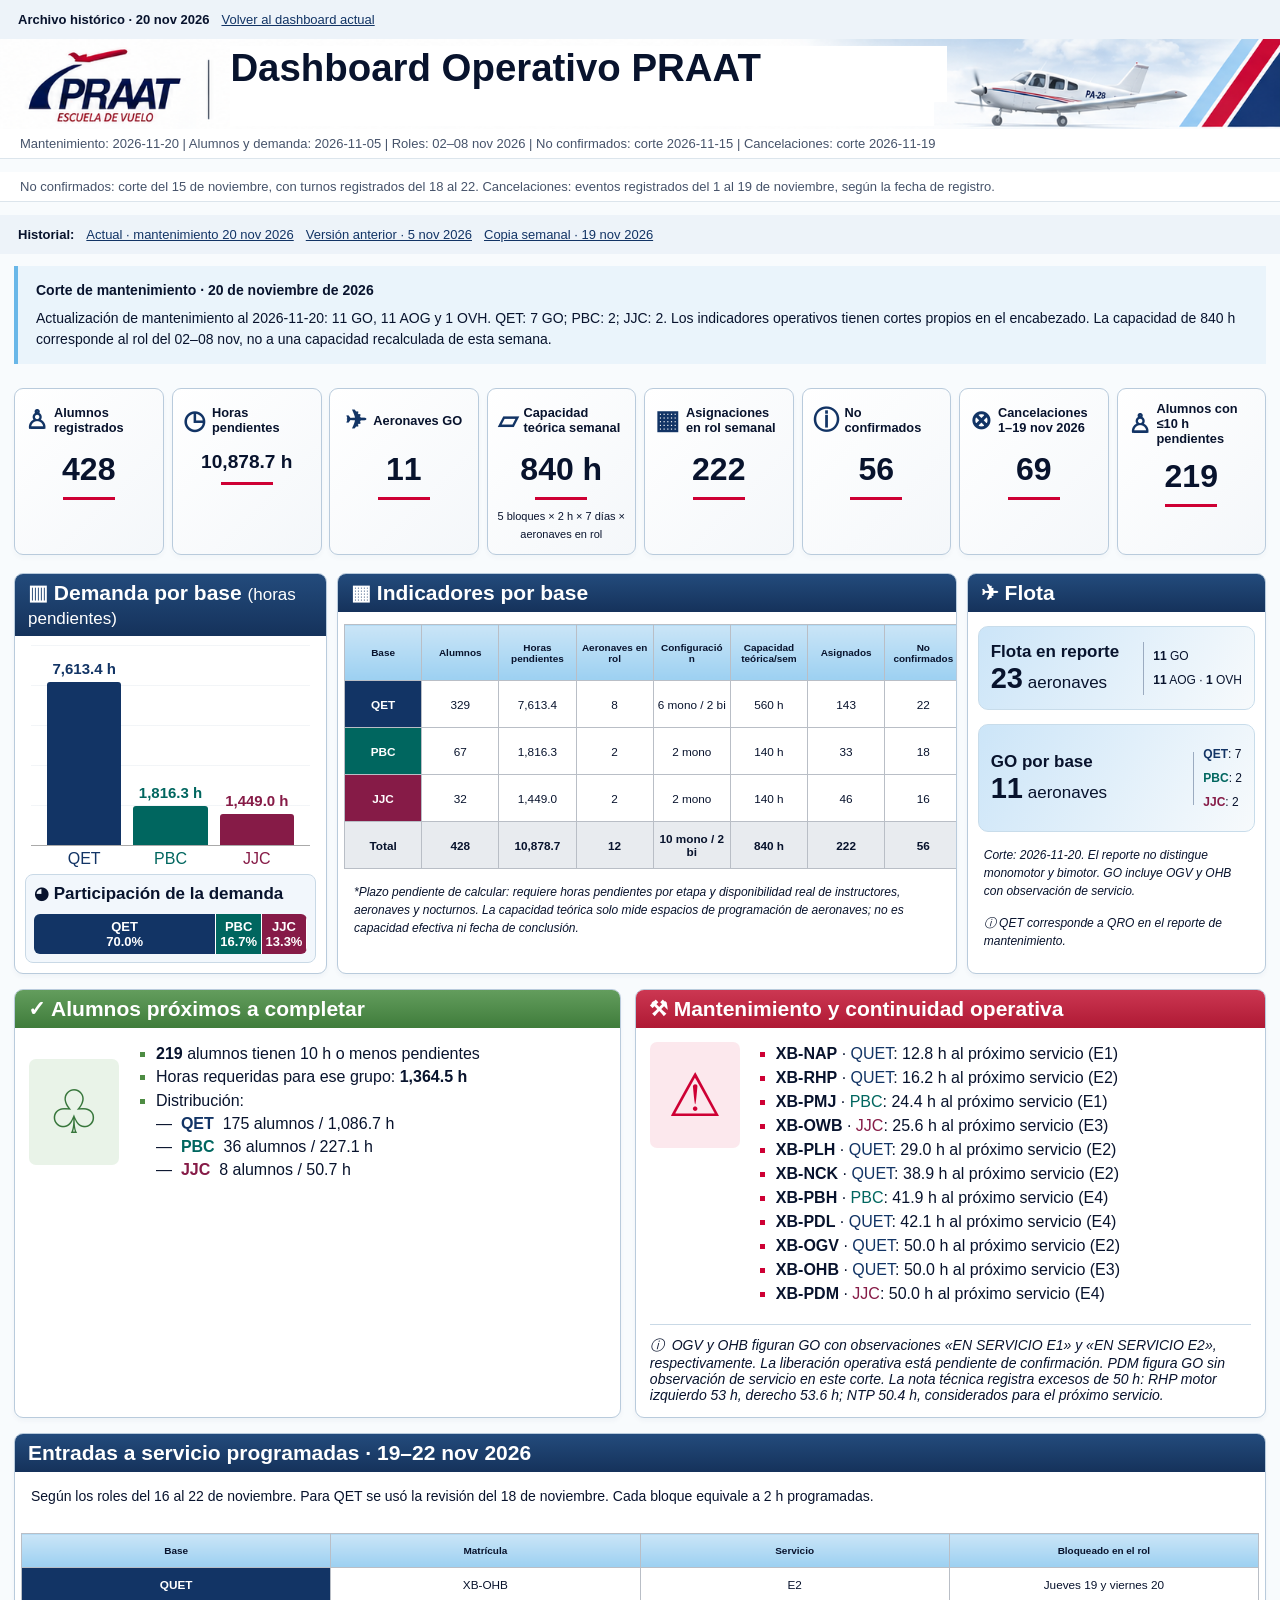
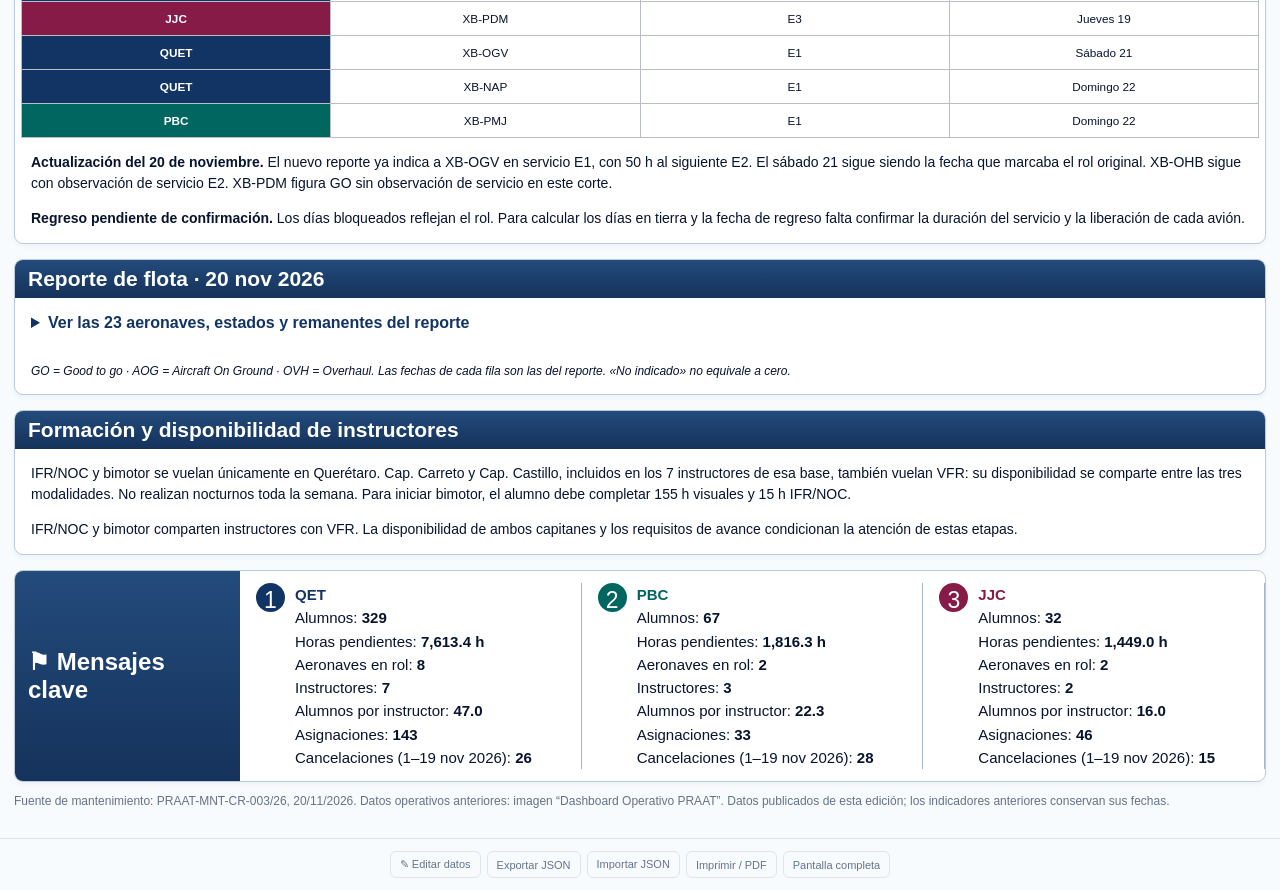
<file: historial/2026-11-20/index.html>
<!doctype html>
<html lang="es">
  <head><base href="../../">
    <meta charset="utf-8" />
    <meta name="viewport" content="width=device-width,initial-scale=1" />
    <title>Dashboard Operativo PRAAT</title>
    <style>:root {
  --navy: #123465;
  --red: #ce0034;
  --blue: #69b7e8;
  --line: #b9cbdc;
}
* {
  box-sizing: border-box;
}
body {
  margin: 0;
  background: #f8fbfd;
  color: #08132d;
  font:
    16px Arial,
    sans-serif;
}
nav {
  display: flex;
  justify-content: space-between;
  align-items: center;
  padding: 10px 18px;
  background: #102d54;
  color: white;
  gap: 12px;
}
nav > span {
  font-weight: bold;
}
nav > div {
  display: flex;
  gap: 7px;
  flex-wrap: wrap;
}
button,
.button {
  font: inherit;
  font-size: 13px;
  cursor: pointer;
  padding: 9px 12px;
  border: 1px solid #bacbdc;
  border-radius: 6px;
  background: white;
  color: #14335c;
  display: inline-block;
}
button:hover,
.button:hover {
  background: #e4eff8;
}
button:focus-visible,
.button:focus-within,
input:focus-visible {
  outline: 3px solid #69b7e8;
  outline-offset: 2px;
}
header {
  background: white url(referencia.png) top center/100% auto no-repeat;
  aspect-ratio: 14.2/1;
  min-height: 70px;
}
h1 {
  position: absolute;
  width: 1px;
  height: 1px;
  overflow: hidden;
  clip-path: inset(50%);
}
.dates {
  padding: 7px 20px;
  background: white;
  color: #46536a;
  font-size: 13px;
  border-bottom: 1px solid #dce5ec;
}
main {
  padding: 12px 14px 18px;
  max-width: 2200px;
  margin: auto;
}
.kpis {
  display: grid;
  grid-template-columns: repeat(8, 1fr);
  gap: 8px;
  margin-bottom: 18px;
}
.kpi {
  border: 1px solid var(--line);
  border-radius: 9px;
  background: linear-gradient(135deg, white, #f4f7fa);
  padding: 12px 10px;
  text-align: center;
  box-shadow: 0 3px 5px #12346508;
}
.ktitle {
  display: flex;
  align-items: center;
  justify-content: center;
  text-align: left;
  gap: 10px;
  min-height: 38px;
  font-weight: bold;
  font-size: 15px;
}
.icon {
  font-size: 30px;
  color: var(--navy);
}
.kvalue {
  font-size: clamp(24px, 2.7vw, 47px);
  font-weight: 800;
  margin: 12px 0 6px;
  white-space: nowrap;
}
.kvalue:after {
  content: "";
  display: block;
  margin: 9px auto 0;
  width: 52px;
  height: 3px;
  background: var(--red);
}
.kpi small {
  font-size: 11px;
}
.mainrow {
  display: grid;
  grid-template-columns: 25% 49.5% 1fr;
  gap: 10px;
}
.panel {
  border: 1px solid var(--line);
  border-radius: 9px;
  background: white;
  box-shadow: 0 3px 5px #1234650a;
  overflow: hidden;
}
h2 {
  margin: 0;
  padding: 7px 13px;
  background: linear-gradient(#234b7c, #15325b);
  color: white;
  font-size: 21px;
}
h2 small {
  font-size: 17px;
  font-weight: normal;
}
#chart {
  height: 210px;
  padding: 17px 16px 0;
  display: flex;
  gap: 12px;
  align-items: end;
  border-bottom: 1px solid #aaa;
  margin: 0 16px 28px;
  background: repeating-linear-gradient(
    to top,
    transparent 0,
    transparent 39px,
    #e6ebf0 40px
  );
}
.bar {
  flex: 1;
  position: relative;
  background: linear-gradient(120deg, #194479, #082552);
  border-radius: 3px 3px 0 0;
  min-height: 2px;
}
.bar strong {
  position: absolute;
  top: -22px;
  width: 100%;
  text-align: center;
  white-space: nowrap;
  font-size: 15px;
}
.bar span {
  position: absolute;
  bottom: -23px;
  width: 100%;
  text-align: center;
}
.share {
  margin: 10px;
  padding: 8px;
  border: 1px solid #c9d9e6;
  border-radius: 8px;
  background: #f2f7fc;
}
h3 {
  margin: 0 0 10px;
  font-size: 17px;
}
#shares {
  display: flex;
  border-radius: 6px;
  overflow: hidden;
  color: white;
  text-align: center;
  font-weight: bold;
  font-size: 13px;
}
#shares > div {
  padding: 5px 1px;
  min-width: 45px;
  background: var(--navy);
  border-right: 1px solid white;
}
.tablewrap {
  overflow: auto;
  padding: 12px 6px 0;
}
table {
  border-collapse: collapse;
  width: 100%;
  font-size: 14px;
  text-align: center;
}
th,
td {
  padding: 11px 5px;
  border: 1px solid #b9bec6;
}
th {
  background: linear-gradient(#cae5f7, #9cd0f1);
  font-size: 12px;
}
tbody tr td:first-child {
  background: var(--navy);
  color: white;
  font-weight: bold;
}
tfoot {
  font-weight: bold;
  background: #e8ebef;
}
.foot {
  font-size: 12px;
  font-style: italic;
  margin: 14px 16px;
  line-height: 1.5;
}
.fleetcard {
  margin: 14px 10px;
  padding: 12px;
  background: linear-gradient(120deg, #cce5f8, #f7fafc);
  border: 1px solid #c8dcea;
  border-radius: 10px;
  display: flex;
  gap: 16px;
  align-items: center;
}
.fleetcard > div:first-child {
  flex: 1;
  border-right: 1px solid #9babc0;
  font-size: 19px;
}
.fleetcard strong {
  font-size: 29px;
}
.fleetcard p {
  font-size: 14px;
  margin: 10px 0;
}
.secondrow {
  display: grid;
  grid-template-columns: 1fr 1.04fr;
  gap: 14px;
  margin-top: 15px;
}
.students h2 {
  background: linear-gradient(#639d5d, #3f7c3b);
}
.maintenance h2 {
  background: linear-gradient(#cc3752, #af1934);
}
#students,
#maintenance {
  display: flex;
  gap: 18px;
  padding: 14px;
  align-items: center;
  min-height: 140px;
}
.bigicon {
  font-size: 60px;
  padding: 18px;
  color: #37763b;
  background: #e9f3e8;
  border-radius: 7px;
}
#students ul {
  list-style-type: square;
  padding-left: 19px;
  margin: 0;
  line-height: 1.45;
}
#students li::marker {
  color: #4d8c43;
}
#maintenance .bigicon {
  color: var(--red);
  background: #fce8ed;
}
#maintenance ul {
  margin: 0;
  padding-left: 18px;
  line-height: 1.5;
  list-style-type: square;
}
#maintenance li::marker {
  color: var(--red);
}
#maintenance aside {
  border-left: 1px solid #9ba8ba;
  padding-left: 18px;
  max-width: 235px;
  font-style: italic;
  font-size: 14px;
}
.messages {
  display: flex;
  margin-top: 15px;
}
.messages h2 {
  display: flex;
  align-items: center;
  min-width: 225px;
  font-size: 24px;
}
.messages > div {
  display: grid;
  grid-template-columns: repeat(4, 1fr);
  padding: 12px 0;
}
.message {
  padding: 0 16px;
  border-right: 1px solid #a6b5c6;
  display: flex;
  gap: 10px;
  font-size: 15px;
  line-height: 1.35;
}
.badge {
  background: var(--red);
  border-radius: 50%;
  color: white;
  font-size: 23px;
  min-width: 29px;
  height: 29px;
  text-align: center;
}
.source {
  color: #657287;
  font-size: 12px;
  margin-bottom: 0;
}
.warning {
  font-size: 12px;
  color: #99420b;
}
.warning:empty {
  display: none;
}
dialog {
  width: 900px;
  max-width: 95vw;
  border: 1px solid #bacbdc;
  border-radius: 14px;
  padding: 22px;
  max-height: 92vh;
}
dialog::backdrop {
  background: #081b39aa;
}
.dialoghead {
  display: flex;
  justify-content: space-between;
  gap: 15px;
}
.dialoghead h2 {
  background: none;
  color: #123465;
  padding: 0;
}
.dialoghead p,
.note {
  font-size: 13px;
  color: #5c687a;
}
fieldset {
  border: 1px solid #d1dce8;
  border-radius: 8px;
  margin: 16px 0;
  padding: 14px;
  display: grid;
  grid-template-columns: repeat(3, 1fr);
  gap: 12px;
}
legend {
  font-weight: bold;
  color: #123465;
}
label.field {
  display: flex;
  flex-direction: column;
  gap: 5px;
  font-size: 13px;
}
input {
  width: 100%;
  padding: 9px;
  border: 1px solid #b7c7d8;
  border-radius: 5px;
  font: inherit;
}
.actions {
  display: flex;
  justify-content: end;
  gap: 8px;
  position: sticky;
  bottom: -22px;
  background: white;
  padding: 12px 0;
}
.primary {
  background: #123465;
  color: white;
}
#toast {
  position: fixed;
  bottom: 20px;
  left: 50%;
  transform: translateX(-50%);
  background: #123465;
  color: white;
  padding: 12px 22px;
  border-radius: 7px;
  display: none;
}
@media (min-width: 1700px) {
  #chart {
    height: 250px;
  }
  table {
    font-size: 16px;
  }
  th {
    font-size: 14px;
  }
  .kpi {
    min-height: 140px;
  }
}
@media (max-width: 1150px) {
  .kpis {
    grid-template-columns: repeat(4, 1fr);
  }
  .mainrow {
    grid-template-columns: 1fr 2fr;
  }
  .fleet {
    grid-column: 1/-1;
  }
  #fleet {
    display: flex;
  }
  .fleetcard {
    flex: 1;
  }
  .secondrow {
    grid-template-columns: 1fr;
  }
  .messages {
    display: block;
  }
  .messages > div {
    grid-template-columns: repeat(2, 1fr);
    gap: 16px;
  }
  .kvalue {
    font-size: 32px;
  }
}
@media (max-width: 650px) {
  nav {
    align-items: start;
    flex-direction: column;
  }
  header {
    min-height: 0;
  }
  .kpis {
    grid-template-columns: repeat(2, 1fr);
  }
  .mainrow {
    display: block;
  }
  .panel {
    margin-bottom: 12px;
  }
  .secondrow {
    display: block;
  }
  .messages > div {
    grid-template-columns: 1fr;
  }
  .message {
    border: 0;
  }
  #fleet {
    display: block;
  }
  #maintenance {
    flex-wrap: wrap;
  }
  fieldset {
    grid-template-columns: 1fr 1fr;
  }
  .bigicon {
    display: none;
  }
  .ktitle {
    font-size: 14px;
  }
  main {
    padding: 10px;
  }
  h2 {
    font-size: 19px;
  }
}
@media print {
  nav,
  .source,
  #warning,
  dialog,
  #toast {
    display: none !important;
  }
  body {
    background: white;
    font-size: 12px;
  }
  main {
    padding: 3px;
  }
  .kpis {
    grid-template-columns: repeat(8, 1fr);
    gap: 4px;
  }
  .ktitle {
    font-size: 10px;
  }
  .icon {
    font-size: 19px;
  }
  .kvalue {
    font-size: 25px;
  }
  .kpi {
    padding: 6px;
  }
  .mainrow {
    display: grid;
    grid-template-columns: 25% 49% 1fr;
  }
  .fleet {
    grid-column: auto;
  }
  #fleet {
    display: block;
  }
  h2 {
    font-size: 15px;
  }
  .secondrow {
    display: grid;
    grid-template-columns: 1fr 1fr;
  }
  .messages {
    display: flex;
  }
  .messages h2 {
    min-width: 150px;
  }
  .messages > div {
    grid-template-columns: repeat(4, 1fr);
  }
  .message {
    font-size: 11px;
  }
  table {
    font-size: 10px;
  }
  th {
    font-size: 9px;
  }
  th,
  td {
    padding: 8px 3px;
  }
  #chart {
    height: 150px;
  }
  .bar strong {
    font-size: 11px;
  }
  .bigicon {
    font-size: 30px;
    padding: 8px;
  }
  #students,
  #maintenance {
    font-size: 11px;
    padding: 8px;
    gap: 8px;
  }
  #maintenance aside {
    font-size: 10px;
  }
  .panel {
    break-inside: avoid;
  }
  * {
    -webkit-print-color-adjust: exact;
    print-color-adjust: exact;
  }
  @page {
    size: A3 landscape;
    margin: 8mm;
  }
}
:root {
}
.kpis {
  grid-template-columns: repeat(8, minmax(0, 1fr));
}
.kpi,
.mainrow > * {
  min-width: 0;
}
.kvalue {
  font-size: clamp(22px, 2.5vw, 47px);
}
.ktitle {
  font-size: clamp(11px, 1vw, 16px);
  gap: 6px;
}
.icon {
  font-size: clamp(20px, 2vw, 30px);
}
table {
  table-layout: fixed;
  font-size: clamp(10px, 0.92vw, 16px);
}
th {
  font-size: clamp(9px, 0.78vw, 14px);
  overflow-wrap: anywhere;
}
td {
  padding: 10px 3px;
  overflow-wrap: anywhere;
}
header {
  position: relative;
}
header:after {
  content: "";
  position: absolute;
  left: 18%;
  top: 65%;
  width: 55%;
  height: 31%;
  background: white;
}
.fleetcard {
  gap: 9px;
}
.fleetcard > div:first-child {
  font-size: 17px;
}
.fleetcard p {
  font-size: 12px;
}
@media (max-width: 1150px) {
  .kpis {
    grid-template-columns: repeat(4, minmax(0, 1fr));
  }
  .ktitle {
    font-size: 14px;
  }
}
@media (max-width: 650px) {
  .kpis {
    grid-template-columns: repeat(2, minmax(0, 1fr));
  }
  table {
    min-width: 680px;
  }
}
@media print {
  .kpis {
    grid-template-columns: repeat(8, minmax(0, 1fr));
  }
}
.kpi:nth-child(2) {
  container-type: inline-size;
}
.kpi:nth-child(2) .kvalue {
  font-size: clamp(14px, 15cqw, 36px);
}

nav {
  background: transparent;
  border-top: 1px solid #dce5ec;
  color: #64748b;
  justify-content: center;
  padding: 12px 14px;
  margin-top: 12px;
}
nav > div {
  justify-content: center;
  gap: 6px;
}
nav button,
nav .button {
  font-size: 11px;
  padding: 6px 9px;
  background: transparent;
  border-color: #dce5ec;
  color: #64748b;
}
nav button:hover,
nav .button:hover {
  background: #edf2f7;
  color: #123465;
}
@media (max-width: 650px) {
  nav {
    align-items: center;
  }
}

.messages > div {
  grid-template-columns: repeat(3, minmax(0, 1fr));
  width: 100%;
}
.training {
  margin-top: 15px;
}
.training p {
  padding: 0 16px;
  line-height: 1.5;
  font-size: 14px;
}
.indicators table {
  min-width: 850px;
}
.indicators .tablewrap {
  overflow-x: auto;
}
.message {
  line-height: 1.55;
}
@media (max-width: 650px) {
  .messages > div {
    grid-template-columns: 1fr;
  }
  .message {
    padding: 12px 16px;
  }
}
@media print {
  .indicators table {
    min-width: 0;
  }
  .messages > div {
    grid-template-columns: repeat(3, 1fr);
  }
}

/* Título editable sobre el encabezado de referencia. */
header h1 {
  position: absolute;
  clip-path: none;
  overflow: visible;
  left: 18%;
  right: 26%;
  top: 8%;
  width: auto;
  height: auto;
  margin: 0;
  padding: 0 0 12px;
  background: white;
  font-size: clamp(12px, 3vw, 54px);
  font-weight: 800;
  line-height: 1.15;
  z-index: 1;
}


/* Ediciones e historial */
.history-nav{display:flex;gap:12px;flex-wrap:wrap;align-items:center;padding:12px 18px;background:#edf3f9;font-size:13px}
.history-nav a{color:#123465}.week-note{margin:12px 14px;padding:14px 18px;border-left:4px solid #69b7e8;background:#eaf4fb;font-size:14px;line-height:1.5}
.week-note p{margin:7px 0 0}.weekly-report{margin-top:15px}.weekly-report summary{cursor:pointer;padding:16px;font-weight:bold;color:#123465}.weekly-report table{min-width:1100px}.weekly-report td{font-size:12px}.maintenance #maintenance{align-items:flex-start;flex-wrap:wrap}.maintenance #maintenance aside{max-width:none;border-left:0;border-top:1px solid #c9d9e6;padding:12px 0 0;width:100%}
@media print{.history-nav{display:none}.weekly-report{break-inside:auto}.weekly-report details:not([open]){display:none}}

/* Un color por base, compartido por todas las secciones. */
[data-base] {
  --base-color: var(--navy);
}
[data-base="PBC"] {
  --base-color: #00665f;
}
[data-base="JJC"] {
  --base-color: #861b47;
}
#chart .bar[data-base],
#shares > div[data-base],
#table tbody tr[data-base] > td:first-child,
#report-table tbody tr[data-base] > td:first-child,
#servicios-programados tbody tr[data-base] > td:first-child,
.message[data-base] .badge {
  background: var(--base-color);
  color: white;
}
#chart .bar[data-base] :is(strong, span),
.base-label[data-base],
.message[data-base] > span:last-child > b:first-child {
  color: var(--base-color);
}
</style>
  </head>
  <body><div class="history-nav"><strong>Archivo histórico · 20 nov 2026</strong><a href="./">Volver al dashboard actual</a></div>
    <header aria-label="Dashboard Operativo PRAAT, Escuela de Vuelo">
      <h1 data-texto="pagina">Dashboard Operativo PRAAT</h1>
    </header>
    <div class="dates" id="dates"></div>
    <p class="dates">No confirmados: corte del 15 de noviembre, con turnos registrados del 18 al 22. Cancelaciones: eventos registrados del 1 al 19 de noviembre, según la fecha de registro.</p><div class="history-nav"><strong>Historial:</strong> <a href="./">Actual · mantenimiento 20 nov 2026</a> <a href="historial/2026-11-05/">Versión anterior · 5 nov 2026</a> <a href="historial/2026-11-19/">Copia semanal · 19 nov 2026</a></div><section class="week-note"><b>Corte de mantenimiento · 20 de noviembre de 2026</b><p id="week-summary"></p></section>
    <main>
      <section id="kpis" class="kpis"></section>
      <div class="mainrow">
        <section class="panel demand">
          <h2>
            <span data-texto="demanda"></span>
            <small data-texto="subtituloDemanda"></small>
          </h2>
          <div id="chart"></div>
          <div class="share">
            <h3 data-texto="participacion">◕ Participación de la demanda</h3>
            <div id="shares"></div>
          </div>
        </section>
        <section class="panel indicators">
          <h2 data-texto="indicadores">▦ Indicadores por base</h2>
          <div class="tablewrap"><table id="table"></table></div>
          <p class="foot">
            *Plazo pendiente de calcular: requiere horas pendientes por etapa y
            disponibilidad real de instructores, aeronaves y nocturnos. La
            capacidad teórica solo mide espacios de programación de aeronaves;
            no es capacidad efectiva ni fecha de conclusión.
          </p>
        </section>
        <section class="panel fleet">
          <h2 data-texto="flota">✈ Flota</h2>
          <div id="fleet"></div>
          <p class="foot">
            ⓘ QET corresponde a QRO en el reporte de mantenimiento.
          </p>
        </section>
      </div>
      <div class="secondrow">
        <section class="panel students">
          <h2 data-texto="alumnos">✓ Alumnos próximos a completar</h2>
          <div id="students"></div>
        </section>
        <section class="panel maintenance">
          <h2 data-texto="mantenimiento">
            ⚒ Mantenimiento y continuidad operativa
          </h2>
          <div id="maintenance"></div>
        </section>
      </div>
      <section class="panel training" id="servicios-programados" aria-labelledby="titulo-servicios">
        <h2 id="titulo-servicios">Entradas a servicio programadas · 19–22 nov 2026</h2>
        <p>Según los roles del 16 al 22 de noviembre. Para QET se usó la revisión del 18 de noviembre. Cada bloque equivale a 2 h programadas.</p>
        <div class="tablewrap">
          <table aria-labelledby="titulo-servicios" style="min-width: 480px">
            <thead><tr><th scope="col">Base</th><th scope="col">Matrícula</th><th scope="col">Servicio</th><th scope="col">Bloqueado en el rol</th></tr></thead>
            <tbody>
              <tr data-base="QUET"><td>QUET</td><td>XB-OHB</td><td>E2</td><td>Jueves 19 y viernes 20</td></tr>
              <tr data-base="JJC"><td>JJC</td><td>XB-PDM</td><td>E3</td><td>Jueves 19</td></tr>
              <tr data-base="QUET"><td>QUET</td><td>XB-OGV</td><td>E1</td><td>Sábado 21</td></tr>
              <tr data-base="QUET"><td>QUET</td><td>XB-NAP</td><td>E1</td><td>Domingo 22</td></tr>
              <tr data-base="PBC"><td>PBC</td><td>XB-PMJ</td><td>E1</td><td>Domingo 22</td></tr>
            </tbody>
          </table>
        </div>
        <p><strong>Actualización del 20 de noviembre.</strong> El nuevo reporte ya indica a XB-OGV en servicio E1, con 50 h al siguiente E2. El sábado 21 sigue siendo la fecha que marcaba el rol original. XB-OHB sigue con observación de servicio E2. XB-PDM figura GO sin observación de servicio en este corte.</p>
        <p><strong>Regreso pendiente de confirmación.</strong> Los días bloqueados reflejan el rol. Para calcular los días en tierra y la fecha de regreso falta confirmar la duración del servicio y la liberación de cada avión.</p>
      </section>
      <section class="panel weekly-report"><h2>Reporte de flota · 20 nov 2026</h2><details><summary>Ver las 23 aeronaves, estados y remanentes del reporte</summary><div class="tablewrap"><table id="report-table"></table></div></details><p class="foot">GO = Good to go · AOG = Aircraft On Ground · OVH = Overhaul. Las fechas de cada fila son las del reporte. «No indicado» no equivale a cero.</p></section><section class="panel training">
        <h2 data-texto="formacion">
          Formación y disponibilidad de instructores
        </h2>
        <p id="training"></p>
        <p>
          IFR/NOC y bimotor comparten instructores con VFR. La disponibilidad de
          ambos capitanes y los requisitos de avance condicionan la atención de
          estas etapas.
        </p>
      </section>
      <section class="messages panel">
        <h2 data-texto="mensajes">⚑ Mensajes clave</h2>
        <div id="messages"></div>
      </section>
      <p class="source">
        Fuente de mantenimiento: PRAAT-MNT-CR-003/26, 20/11/2026. Datos operativos anteriores: imagen “Dashboard Operativo PRAAT”.
        <span id="saved">Datos iniciales de la referencia.</span>
      </p>
      <p id="warning" class="warning"></p>
    </main>
    <nav>
      <div>
        <button id="edit">✎ Editar datos</button
        ><button id="export">Exportar JSON</button
        ><label class="button"
          >Importar JSON<input
            id="import"
            type="file"
            accept="application/json"
            hidden /></label
        ><button onclick="window.print()">Imprimir / PDF</button
        ><button id="full">Pantalla completa</button>
      </div>
    </nav>
    <dialog id="editor">
      <form id="form">
        <div class="dialoghead">
          <div>
            <h2>Editar datos operativos</h2>
            <p>Los totales, gráficas y mensajes se recalculan al guardar.</p>
          </div>
          <button type="button" id="close" aria-label="Cerrar">✕</button>
        </div>
        <div id="fields"></div>
        <p class="note">
          Los cambios se guardan en este navegador. Exporta un JSON para
          respaldarlos o trasladarlos a otro equipo.
        </p>
        <div class="actions">
          <button type="button" id="reset">Cargar datos publicados</button
          ><button type="button" id="cancel">Cancelar</button
          ><button class="primary" type="submit">Guardar cambios</button>
        </div>
      </form>
    </dialog>
    <div id="toast" role="status"></div>
    <script>// EDICIÓN SEMANAL. El corte de mantenimiento se actualiza por separado.
const DATOS_INICIALES = {
  "cut": "2026-11-05",
  "roles": "02–08 nov 2026",
  "incidents": "2026-11-19",
  "unconfirmedCut": "2026-11-15",
  "period": "1–19 nov 2026",
  "blocks": 5,
  "duration": 2,
  "days": 7,
  "totalMono": 19,
  "totalBi": 4,
  "goMono": 10,
  "goBi": 2,
  "cancellations": 69,
  "trainingNote": "IFR/NOC y bimotor se vuelan únicamente en Querétaro. Cap. Carreto y Cap. Castillo, incluidos en los 7 instructores de esa base, también vuelan VFR: su disponibilidad se comparte entre las tres modalidades. No realizan nocturnos toda la semana. Para iniciar bimotor, el alumno debe completar 155 h visuales y 15 h IFR/NOC.",
  "maintenanceNote": "OGV y OHB figuran GO con observaciones «EN SERVICIO E1» y «EN SERVICIO E2», respectivamente. La liberación operativa está pendiente de confirmación. PDM figura GO sin observación de servicio en este corte. La nota técnica registra excesos de 50 h: RHP motor izquierdo 53 h, derecho 53.6 h; NTP 50.4 h, considerados para el próximo servicio.",
  "bases": [
    {
      "name": "QET",
      "instructors": 7,
      "students": 329,
      "hours": 7613.4,
      "mono": 6,
      "bi": 2,
      "assigned": 143,
      "unconfirmed": 22,
      "cancel": 26,
      "near": 175,
      "nearHours": 1086.7
    },
    {
      "name": "PBC",
      "instructors": 3,
      "students": 67,
      "hours": 1816.3,
      "mono": 2,
      "bi": 0,
      "assigned": 33,
      "unconfirmed": 18,
      "cancel": 28,
      "near": 36,
      "nearHours": 227.1
    },
    {
      "name": "JJC",
      "instructors": 2,
      "students": 32,
      "hours": 1449,
      "mono": 2,
      "bi": 0,
      "assigned": 46,
      "unconfirmed": 16,
      "cancel": 15,
      "near": 8,
      "nearHours": 50.7
    }
  ],
  "maintenance": [
    {
      "id": "XB-NAP",
      "hours": 12.8,
      "service": "E1"
    },
    {
      "id": "XB-RHP",
      "hours": 16.2,
      "service": "E2"
    },
    {
      "id": "XB-PMJ",
      "hours": 24.4,
      "service": "E1"
    },
    {
      "id": "XB-OWB",
      "hours": 25.6,
      "service": "E3"
    },
    {
      "id": "XB-PLH",
      "hours": 29,
      "service": "E2"
    },
    {
      "id": "XB-NCK",
      "hours": 38.9,
      "service": "E2"
    },
    {
      "id": "XB-PBH",
      "hours": 41.9,
      "service": "E4"
    },
    {
      "id": "XB-PDL",
      "hours": 42.1,
      "service": "E4"
    },
    {
      "id": "XB-OGV",
      "hours": 50,
      "service": "E2"
    },
    {
      "id": "XB-OHB",
      "hours": 50,
      "service": "E3"
    },
    {
      "id": "XB-PDM",
      "hours": 50,
      "service": "E4"
    }
  ],
  "edition": "2026-11-19",
  "maintenanceCut": "2026-11-20",
  "sourceReport": "PRAAT-MNT-CR-003/26 · 20/11/2026",
  "fleetRecords": [
    {
      "base": "QET",
      "status": "AOG",
      "id": "XB-GOJ",
      "hours": 9.9,
      "service": "E4",
      "date": "15/11/2026",
      "note": "ALTERNADOR",
      "engine": 19.7,
      "propeller": 119.7
    },
    {
      "base": "QET",
      "status": "AOG",
      "id": "XB-NAN",
      "hours": null,
      "service": "—",
      "date": "MNT",
      "note": "AWC vencido; trabajos de mantenimiento",
      "engine": null,
      "propeller": null
    },
    {
      "base": "QET",
      "status": "GO",
      "id": "XB-NAP",
      "hours": 12.8,
      "service": "E1",
      "date": "19/11/2026",
      "note": "",
      "engine": 951.3,
      "propeller": 751.3
    },
    {
      "base": "QET",
      "status": "GO",
      "id": "XB-NCK",
      "hours": 38.9,
      "service": "E2",
      "date": "19/11/2026",
      "note": "",
      "engine": 1374.4,
      "propeller": 1174.4
    },
    {
      "base": "QET",
      "status": "AOG",
      "id": "XB-NTP",
      "hours": 36.2,
      "service": "E2",
      "date": "02/11/2026",
      "note": "SPINNER",
      "engine": 349.1,
      "propeller": 149.1
    },
    {
      "base": "QET",
      "status": "GO",
      "id": "XB-OGV",
      "hours": 50,
      "service": "E2",
      "date": "20/11/2026",
      "note": "EN SERVICIO E1",
      "engine": 1957.1,
      "propeller": 1757.1
    },
    {
      "base": "QET",
      "status": "GO",
      "id": "XB-OHB",
      "hours": 50,
      "service": "E3",
      "date": "20/11/2026",
      "note": "EN SERVICIO E2",
      "engine": 739.3,
      "propeller": 539.3
    },
    {
      "base": "QET",
      "status": "GO",
      "id": "XB-PDL",
      "hours": 42.1,
      "service": "E4",
      "date": "19/11/2026",
      "note": "",
      "engine": 902.1,
      "propeller": 702.1
    },
    {
      "base": "QET",
      "status": "GO",
      "id": "XB-PLH",
      "hours": 29,
      "service": "E2",
      "date": "19/11/2026",
      "note": "",
      "engine": 1561.6,
      "propeller": 1284.7
    },
    {
      "base": "QET",
      "status": "AOG",
      "id": "XB-PMV",
      "hours": null,
      "service": "—",
      "date": "Trabajos de mantenimiento",
      "note": "Documentación pendiente para AWC",
      "engine": null,
      "propeller": null
    },
    {
      "base": "QET",
      "status": "GO",
      "id": "XB-RHP",
      "hours": 16.2,
      "service": "E2",
      "date": "19/11/2026",
      "note": "",
      "engine": 1391.3,
      "propeller": 191.3
    },
    {
      "base": "QET",
      "status": "AOG",
      "id": "XB-SUV",
      "hours": null,
      "service": "—",
      "date": "—",
      "note": "Documentación pendiente para AWC",
      "engine": null,
      "propeller": null
    },
    {
      "base": "PBC",
      "status": "OVH",
      "id": "XB-ODC",
      "hours": null,
      "service": "OVERHAUL",
      "date": "OVERHAUL",
      "note": "OVERHAUL",
      "engine": null,
      "propeller": null
    },
    {
      "base": "PBC",
      "status": "GO",
      "id": "XB-PBH",
      "hours": 41.9,
      "service": "E4",
      "date": "19/11/2026",
      "note": "",
      "engine": 1661.8,
      "propeller": 1461.8
    },
    {
      "base": "PBC",
      "status": "GO",
      "id": "XB-PMJ",
      "hours": 24.4,
      "service": "E1",
      "date": "19/11/2026",
      "note": "",
      "engine": 254.9,
      "propeller": 54.9
    },
    {
      "base": "PBC",
      "status": "AOG",
      "id": "XB-ITD",
      "hours": null,
      "service": "25 hrs",
      "date": "11/05/2026",
      "note": "Documentación pendiente para AWC",
      "engine": null,
      "propeller": null
    },
    {
      "base": "JJC",
      "status": "GO",
      "id": "XB-OWB",
      "hours": 25.6,
      "service": "E3",
      "date": "19/11/2026",
      "note": "",
      "engine": 344.1,
      "propeller": 1293.8
    },
    {
      "base": "JJC",
      "status": "GO",
      "id": "XB-PDM",
      "hours": 50,
      "service": "E4",
      "date": "19/11/2026",
      "note": "",
      "engine": 1286.8,
      "propeller": 1086.8
    },
    {
      "base": "JJC",
      "status": "AOG",
      "id": "XB-AWN",
      "hours": null,
      "service": "—",
      "date": "—",
      "note": "Documentación pendiente para AWC",
      "engine": null,
      "propeller": null
    },
    {
      "base": "JJC",
      "status": "AOG",
      "id": "XB-FOJ",
      "hours": null,
      "service": "—",
      "date": "—",
      "note": "Aeronave a nombre de otro propietario",
      "engine": null,
      "propeller": null
    },
    {
      "base": "JJC",
      "status": "AOG",
      "id": "XB-KHN",
      "hours": null,
      "service": "—",
      "date": "—",
      "note": "Aeronave a nombre de otro propietario",
      "engine": null,
      "propeller": null
    },
    {
      "base": "JJC",
      "status": "AOG",
      "id": "XB-BZB",
      "hours": null,
      "service": "—",
      "date": "—",
      "note": "Aeronave a nombre de otro propietario",
      "engine": null,
      "propeller": null
    },
    {
      "base": "JJC",
      "status": "AOG",
      "id": "XB-IKT",
      "hours": null,
      "service": "—",
      "date": "—",
      "note": "Aeronave a nombre de otro propietario",
      "engine": null,
      "propeller": null
    }
  ]
};
</script>
    <script>// TÍTULOS. Cambia textos entre comillas; conserva las claves y el orden.
const TEXTOS = {
  pagina: "Dashboard Operativo PRAAT",
  demanda: "▥ Demanda por base",
  subtituloDemanda: "(horas pendientes)",
  participacion: "◕ Participación de la demanda",
  indicadores: "▦ Indicadores por base",
  flota: "✈ Flota",
  alumnos: "✓ Alumnos próximos a completar",
  mantenimiento: "⚒ Mantenimiento y continuidad operativa",
  formacion: "Formación y disponibilidad de instructores",
  mensajes: "⚑ Mensajes clave",
  plazoPendiente: "Pendiente de calcular",
  kpis: [
    "Alumnos registrados",
    "Horas pendientes",
    "Aeronaves GO",
    "Capacidad teórica semanal",
    "Asignaciones en rol semanal",
    "No confirmados",
    "Cancelaciones",
    "Alumnos con ≤10 h pendientes",
  ],
  columnas: [
    "Base",
    "Alumnos",
    "Horas pendientes",
    "Aeronaves en rol",
    "Configuración",
    "Capacidad teórica/sem",
    "Asignados",
    "No confirmados",
    "Cancelaciones",
    "Instructores",
    "Plazo estimado de atención*",
  ],
};

// ETIQUETAS DEL EDITOR
const ETIQUETAS_EDITOR = {
 edition:"Edición del dashboard", maintenanceCut:"Corte de mantenimiento", sourceReport:"Reporte fuente de mantenimiento",
  instructors: "Instructores de la base",
  trainingNote: "Modalidades, instructores especializados y requisitos",
  cut: "Fecha de corte",
  roles: "Periodo de roles",
  incidents: "Corte de incidencias",
  period: "Periodo de cancelaciones",
  blocks: "Bloques diarios",
  duration: "Horas por bloque",
  days: "Días por semana",
  totalMono: "Flota total: monomotores",
  totalBi: "Flota total: bimotores",
  goMono: "GO: monomotores",
  goBi: "GO: bimotores",
  cancellations: "Cancelaciones totales reportadas",
  maintenanceNote: "Observación de mantenimiento",
  name: "Base",
  students: "Alumnos",
  hours: "Horas pendientes",
  mono: "Monomotores en rol",
  bi: "Bimotores en rol",
  assigned: "Asignaciones",
  unconfirmed: "No confirmados",
  cancel: "Cancelaciones de la base",
  near: "Alumnos con ≤10 h pendientes",
  nearHours: "Horas del grupo ≤10 h",
  id: "Matrícula",
  service: "Servicio",
};

</script>
    <script>// FUNCIONAMIENTO. Edita datos.js y textos.js para cambiar contenido.
const initial = DATOS_INICIALES;
const $ = (id) => document.getElementById(id),
  key = "praat-dashboard-" + (initial.edition || "v1"),
  clone = (x) => JSON.parse(JSON.stringify(x)),
  fmt = (n, d = 0) =>
    Number(n).toLocaleString("en-US", {
      minimumFractionDigits: d,
      maximumFractionDigits: d,
    }),
  esc = (x) =>
    String(x).replace(
      /[&<>"']/g,
      (c) =>
        ({
          "&": "&amp;",
          "<": "&lt;",
          ">": "&gt;",
          '"': "&quot;",
          "'": "&#39;",
        })[c],
    );
function aplicarTextos() {
  document.title = TEXTOS.pagina;
  document.querySelectorAll("[data-texto]").forEach((el) => {
    el.textContent = TEXTOS[el.dataset.texto];
  });
}
aplicarTextos();
let data = clone(initial),
  savedAt = null;
try {
  const s = null;
  if (s) {
    validate(s.data);
    data = s.data;
    savedAt = s.savedAt;
  }
} catch {}
function validate(d) {
  if (initial.edition && d?.edition !== initial.edition) throw Error("Este JSON corresponde a otra edición. Consúltalo en el historial; no reemplaza el reporte actual.");
  if (d && Array.isArray(d.bases)) {
    d.bases.forEach((b, i) => {
      if (b.instructors === undefined)
        b.instructors = initial.bases[i]?.instructors ?? 0;
    });
    if (d.trainingNote === undefined) d.trainingNote = initial.trainingNote;
  }
  if (
    !d ||
    !Array.isArray(d.bases) ||
    d.bases.length !== 3 ||
    !Array.isArray(d.maintenance)
  )
    throw Error("El archivo no tiene la estructura del dashboard.");
  if (!d.maintenanceCut || d.maintenanceCut < initial.maintenanceCut) {
    for (const field of ["maintenanceCut", "sourceReport", "fleetRecords", "maintenance", "maintenanceNote"]) {
      d[field] = clone(initial[field]);
    }
  }
  // Incorpora los nuevos cortes cuando la copia guardada es anterior.
  const newUnconfirmed = !d.unconfirmedCut || d.unconfirmedCut < initial.unconfirmedCut;
  const newCancellations = d.incidents < initial.incidents;
  if (newUnconfirmed) d.unconfirmedCut = initial.unconfirmedCut;
  if (newCancellations) {
    d.incidents = initial.incidents;
    d.period = initial.period;
    d.cancellations = initial.cancellations;
  }
  d.bases.forEach((base, index) => {
    const published = initial.bases.find((item) => item.name === base.name) || initial.bases[index];
    if (newUnconfirmed) base.unconfirmed = published.unconfirmed;
    if (newCancellations) base.cancel = published.cancel;
  });
  for (const k of [
    "cut",
    "roles",
    "incidents",
    "period",
    "maintenanceNote",
    "trainingNote",
  ])
    if (typeof d[k] !== "string") throw Error("Falta el campo " + k);
  for (const k of [
    "blocks",
    "duration",
    "days",
    "totalMono",
    "totalBi",
    "goMono",
    "goBi",
    "cancellations",
  ])
    if (!Number.isFinite(d[k]) || d[k] < 0) throw Error("Valor inválido: " + k);
  d.bases.forEach((b) => {
    if (typeof b.name !== "string") throw Error("Base inválida");
    for (const k of [
      "students",
      "instructors",
      "hours",
      "mono",
      "bi",
      "assigned",
      "unconfirmed",
      "cancel",
      "near",
      "nearHours",
    ])
      if (!Number.isFinite(b[k]) || b[k] < 0)
        throw Error("Valor inválido: " + k);
    if (b.near > b.students)
      throw Error(
        "Los alumnos próximos a completar no pueden superar el total de alumnos.",
      );
  });
  d.maintenance.forEach((m) => {
    if (
      typeof m.id !== "string" ||
      typeof m.service !== "string" ||
      !Number.isFinite(m.hours) ||
      m.hours < 0
    )
      throw Error("Mantenimiento inválido.");
  });
}
const sum = (k) => data.bases.reduce((s, b) => s + b[k], 0),
  cap = (b) => (b.mono + b.bi) * data.blocks * data.duration * data.days,
  weeks = (h, c) => (c ? fmt(h / c, 1) : "—");
// La base se obtiene por matrícula del registro fuente de mantenimiento.
function maintenanceBaseLabel(aircraft) {
  const base = aircraft.base || data.fleetRecords?.find(
    (record) => record.id === aircraft.id
  )?.base;
  const names = {
    QET: "QUET",
    QRO: "QUET",
    PBC: "PBC",
    JJC: "JJC",
  };
  return names[base] || base || "Base no indicada";
}
function render() {
  const h = sum("hours"),
    c = data.bases.reduce((s, b) => s + cap(b), 0),
    g = data.fleetRecords ? data.fleetRecords.filter(r => r.status === "GO").length : data.goMono + data.goBi;
  const kpis = [
    ["♙", TEXTOS.kpis[0], fmt(sum("students"))],
    ["◷", TEXTOS.kpis[1], fmt(h, 1) + " h"],
    ["✈", TEXTOS.kpis[2], fmt(g)],
    ["▱", TEXTOS.kpis[3], fmt(c) + " h"],
    ["▦", TEXTOS.kpis[4], fmt(sum("assigned"))],
    ["ⓘ", TEXTOS.kpis[5], fmt(sum("unconfirmed"))],
    ["⊗", TEXTOS.kpis[6] + " " + data.period, fmt(data.cancellations)],
    ["♙", TEXTOS.kpis[7], fmt(sum("near"))],
  ];
  $("dates").textContent =
    `Mantenimiento: ${data.maintenanceCut || data.cut} | Alumnos y demanda: ${data.cut} | Roles: ${data.roles} | No confirmados: corte ${data.unconfirmedCut} | Cancelaciones: corte ${data.incidents}`;
  $("kpis").innerHTML = kpis
    .map(
      ([icon, title, value], i) =>
        `<article class="kpi"><div class="ktitle"><span class="icon">${icon}</span>${esc(title)}</div><div class="kvalue">${value}</div>${i === 3 ? `<small>${data.blocks} bloques × ${data.duration} h × ${data.days} días × aeronaves en rol</small>` : ""}</article>`,
    )
    .join("");
  const max = Math.max(...data.bases.map((b) => b.hours), 1);
  $("chart").innerHTML = data.bases
    .map(
      (b) =>
        `<div class="bar" data-base="${esc(b.name)}" style="height:${(b.hours / max) * 85}%"><strong>${fmt(b.hours, 1)} h</strong><span>${esc(b.name)}</span></div>`,
    )
    .join("");
  $("shares").innerHTML = data.bases
    .map(
      (b) =>
        `<div data-base="${esc(b.name)}" style="flex:${b.hours || 1}">${esc(b.name)}<br>${fmt(h ? (b.hours / h) * 100 : 0, 1)}%</div>`,
    )
    .join("");
  $("table").innerHTML =
    "<thead><tr>" +
    TEXTOS.columnas
      .map((texto, i) => (i === 8 ? texto + " " + esc(data.period) : texto))
      .map((x) => `<th>${x}</th>`)
      .join("") +
    "</tr></thead><tbody>" +
    data.bases
      .map(
        (b) =>
          `<tr data-base="${esc(b.name)}">` +
          [
            esc(b.name),
            fmt(b.students),
            fmt(b.hours, 1),
            b.mono + b.bi,
            `${b.mono} mono${b.bi ? " / " + b.bi + " bi" : ""}`,
            fmt(cap(b)) + " h",
            fmt(b.assigned),
            fmt(b.unconfirmed),
            fmt(b.cancel),
            fmt(b.instructors),
            esc(TEXTOS.plazoPendiente),
          ]
            .map((x) => `<td>${x}</td>`)
            .join("") +
          "</tr>",
      )
      .join("") +
    `</tbody><tfoot><tr>${["Total", fmt(sum("students")), fmt(h, 1), sum("mono") + sum("bi"), sum("mono") + " mono / " + sum("bi") + " bi", fmt(c) + " h", fmt(sum("assigned")), fmt(sum("unconfirmed")), fmt(data.cancellations), fmt(sum("instructors")), esc(TEXTOS.plazoPendiente)].map((x) => `<td>${x}</td>`).join("")}</tr></tfoot>`;
  $("fleet").innerHTML = [
    ["Flota total", data.totalMono, data.totalBi],
    ["Flota GO", data.goMono, data.goBi],
  ]
    .map(
      ([t, m, b]) =>
        `<div class="fleetcard"><div><b>${t}</b><br><strong>${m + b}</strong> aeronaves</div><div><p>✈ &nbsp;<b>${m}</b> monomotores</p><p>✈ &nbsp;<b>${b}</b> bimotores</p></div></div>`,
    )
    .join("");
  $("students").innerHTML =
    `<div class="bigicon">♧</div><ul><li><b>${fmt(sum("near"))}</b> alumnos tienen 10 h o menos pendientes</li><li>Horas requeridas para ese grupo: <b>${fmt(sum("nearHours"), 1)} h</b></li><li>Distribución:<br>${data.bases.map((b) => `— &nbsp;<b class="base-label" data-base="${esc(b.name)}">${esc(b.name)}</b> &nbsp;${fmt(b.near)} alumnos / ${fmt(b.nearHours, 1)} h`).join("<br>")}</li></ul>`;
  $("maintenance").innerHTML =
    `<div class="bigicon">⚠</div><ul>${data.maintenance.map((m) => `<li><b>${esc(m.id)}</b> · <span class="base-label" data-base="${esc(maintenanceBaseLabel(m))}">${esc(maintenanceBaseLabel(m))}</span>: ${fmt(m.hours, 1)} h al próximo servicio (${esc(m.service)})</li>`).join("")}</ul><aside>ⓘ &nbsp;${esc(data.maintenanceNote)}</aside>`;
  const messages = data.bases.map(
    (b) =>
      `<b>${esc(b.name)}</b><br>Alumnos: <b>${fmt(b.students)}</b><br>Horas pendientes: <b>${fmt(b.hours, 1)} h</b><br>Aeronaves en rol: <b>${b.mono + b.bi}</b><br>Instructores: <b>${fmt(b.instructors)}</b><br>Alumnos por instructor: <b>${b.instructors ? fmt(b.students / b.instructors, 1) : "—"}</b><br>Asignaciones: <b>${fmt(b.assigned)}</b><br>Cancelaciones (${esc(data.period)}): <b>${fmt(b.cancel)}</b>`,
  );
  $("messages").innerHTML = messages
    .map(
      (m, i) =>
        `<div class="message" data-base="${esc(data.bases[i].name)}"><span class="badge">${i + 1}</span><span>${m}</span></div>`,
    )
    .join("");
  $("training").textContent = data.trainingNote;
  renderWeeklyReport();

  const warnings = [];
  if (sum("cancel") !== data.cancellations)
    warnings.push(
      `La referencia indica ${data.cancellations} cancelaciones totales; el desglose por base suma ${sum("cancel")}. Diferencia pendiente de conciliar: ${fmt(data.cancellations - sum("cancel"))}.`,
    );
  if (!data.fleetRecords && g !== sum("mono") + sum("bi"))
    warnings.push(
      "Las aeronaves GO y las aeronaves en rol son distintas; la capacidad usa las aeronaves en rol.",
    );
  $("warning").textContent = warnings.join(" ");
  $("saved").textContent = savedAt
    ? "Último guardado local: " +
      new Date(savedAt).toLocaleString("es-MX") +
      "."
    : "Datos publicados de esta edición; los indicadores anteriores conservan sus fechas.";
}
function toast(t) {
  $("toast").textContent = t;
  $("toast").style.display = "block";
  setTimeout(() => ($("toast").style.display = "none"), 3500);
}
function save(d) {
  validate(d);
  const time = new Date().toISOString();
  localStorage.setItem(key, JSON.stringify({ data: d, savedAt: time }));
  data = d;
  savedAt = time;
  render();
  toast("Cambios guardados en este navegador");
}
const labels = { ...ETIQUETAS_EDITOR, incidents: "Corte de cancelaciones", unconfirmedCut: "Corte de no confirmados" };
function field(path, k, v) {
  const numeric = typeof v === "number";
  return `<label class="field">${esc(labels[k] || k)}<input name="${path}" type="${numeric ? "number" : ["cut", "incidents", "unconfirmedCut"].includes(k) ? "date" : "text"}" ${numeric ? 'min="0" step="' + (["hours", "nearHours", "duration"].includes(k) ? "0.1" : "1") + '"' : ""} value="${esc(v)}" required></label>`;
}
function openEditor() {
  let html = "<fieldset><legend>General, flota y programación</legend>";
  for (const [k, v] of Object.entries(data))
    if (!Array.isArray(v) && !["goMono","goBi","totalMono","totalBi"].includes(k)) html += field(k, k, v);
  html += "</fieldset>";
  data.bases.forEach(
    (b, i) =>
      (html += `<fieldset><legend>${esc(b.name)}</legend>${Object.entries(b)
        .map(([k, v]) => field(`bases.${i}.${k}`, k, v))
        .join("")}</fieldset>`),
  );
  html +=
    "<fieldset><legend>Próximos servicios de mantenimiento</legend>" +
    data.maintenance
      .map((m, i) =>
        Object.entries(m)
          .map(([k, v]) => field(`maintenance.${i}.${k}`, k, v))
          .join(""),
      )
      .join("") +
    "</fieldset>";
  $("fields").innerHTML = html;
  $("editor").showModal();
}
$("edit").onclick = openEditor;
$("close").onclick = $("cancel").onclick = () => $("editor").close();
$("form").onsubmit = (e) => {
  e.preventDefault();
  const draft = clone(data);
  for (const input of $("fields").querySelectorAll("input")) {
    const keys = input.name.split(".");
    let obj = draft;
    for (const k of keys.slice(0, -1)) obj = obj[k];
    obj[keys.at(-1)] =
      input.type === "number" ? Number(input.value) : input.value.trim();
  }
  try {
    save(draft);
    $("editor").close();
  } catch (e) {
    toast(e.message);
  }
};
$("reset").onclick = () => {
  if (
    confirm(
      "¿Cargar los datos publicados en datos.js? Se reemplazarán los cambios locales de este navegador.",
    )
  ) {
    try {
      save(clone(initial));
      $("editor").close();
    } catch (e) {
      toast(e.message);
    }
  }
};
$("export").onclick = () => {
  const blob = new Blob(
    [JSON.stringify({ schema: "praat-v1", data, savedAt }, null, 2)],
    { type: "application/json" },
  );
  const url = URL.createObjectURL(blob),
    a = document.createElement("a");
  a.href = url;
  a.download = "PRAAT-datos-" + data.cut + ".json";
  a.click();
  setTimeout(() => URL.revokeObjectURL(url), 1000);
};
$("import").onchange = async (e) => {
  const file = e.target.files[0];
  if (!file) return;
  try {
    if (file.size > 1000000) throw Error("El archivo es demasiado grande.");
    const parsed = JSON.parse(await file.text());
    const d = parsed.data || parsed;
    validate(d);
    save(d);
  } catch (e) {
    toast("No se importó: " + e.message);
  }
  e.target.value = "";
};
$("full").onclick = async () => {
  try {
    if (document.fullscreenElement) await document.exitFullscreen();
    else await document.documentElement.requestFullscreen();
  } catch {
    toast("Utiliza F11 para pantalla completa.");
  }
};

/** Reporte semanal: el estado GO se toma del PDF, no del rol histórico. */
function renderWeeklyReport() {
  if (!data.fleetRecords) return;
  const records = data.fleetRecords;
  const go = records.filter(r => r.status === "GO").length;
  const aog = records.filter(r => r.status === "AOG").length;
  const ovh = records.filter(r => r.status === "OVH").length;
  $("fleet").innerHTML = '<div class="fleetcard"><div><b>Flota en reporte</b><br><strong>' + records.length + '</strong> aeronaves</div><div><p><b>' + go + '</b> GO</p><p><b>' + aog + '</b> AOG · <b>' + ovh + '</b> OVH</p></div></div><div class="fleetcard"><div><b>GO por base</b><br><strong>' + go + '</strong> aeronaves</div><div>' + data.bases.map(b => '<p><b class="base-label" data-base="' + esc(b.name) + '">' + esc(b.name) + '</b>: ' + records.filter(r=>r.base===b.name && r.status==="GO").length + '</p>').join('') + '</div></div><p class="foot">Corte: ' + esc(data.maintenanceCut) + '. El reporte no distingue monomotor y bimotor. GO incluye OGV y OHB con observación de servicio.</p>';
  $("report-table").innerHTML = '<thead><tr>' + ['Base','Estado','Matrícula','Remanente (h)','OVH motor (h)','OVH hélice (h)','Fecha de registro','Próximo evento','Observación'].map(t=>'<th>'+t+'</th>').join('') + '</tr></thead><tbody>' + records.map(r=>'<tr data-base="' + esc(r.base) + '">' + [r.base,r.status,r.id,r.hours===null?'No indicado':fmt(r.hours,1),r.engine===null?'—':fmt(r.engine,1),r.propeller===null?'—':fmt(r.propeller,1),r.date,r.service,r.note||'—'].map(v=>'<td>'+esc(v)+'</td>').join('') + '</tr>').join('') + '</tbody>';
  $("week-summary").textContent = 'Actualización de mantenimiento al ' + data.maintenanceCut + ': ' + go + ' GO, ' + aog + ' AOG y ' + ovh + ' OVH. QET: 7 GO; PBC: 2; JJC: 2. Los indicadores operativos tienen cortes propios en el encabezado. La capacidad de 840 h corresponde al rol del 02–08 nov, no a una capacidad recalculada de esta semana.';
}

render();

</script>
  <script>document.getElementById("edit").disabled = true;
document.getElementById("import").closest("label").hidden = true;</script></body>
</html>
</file>
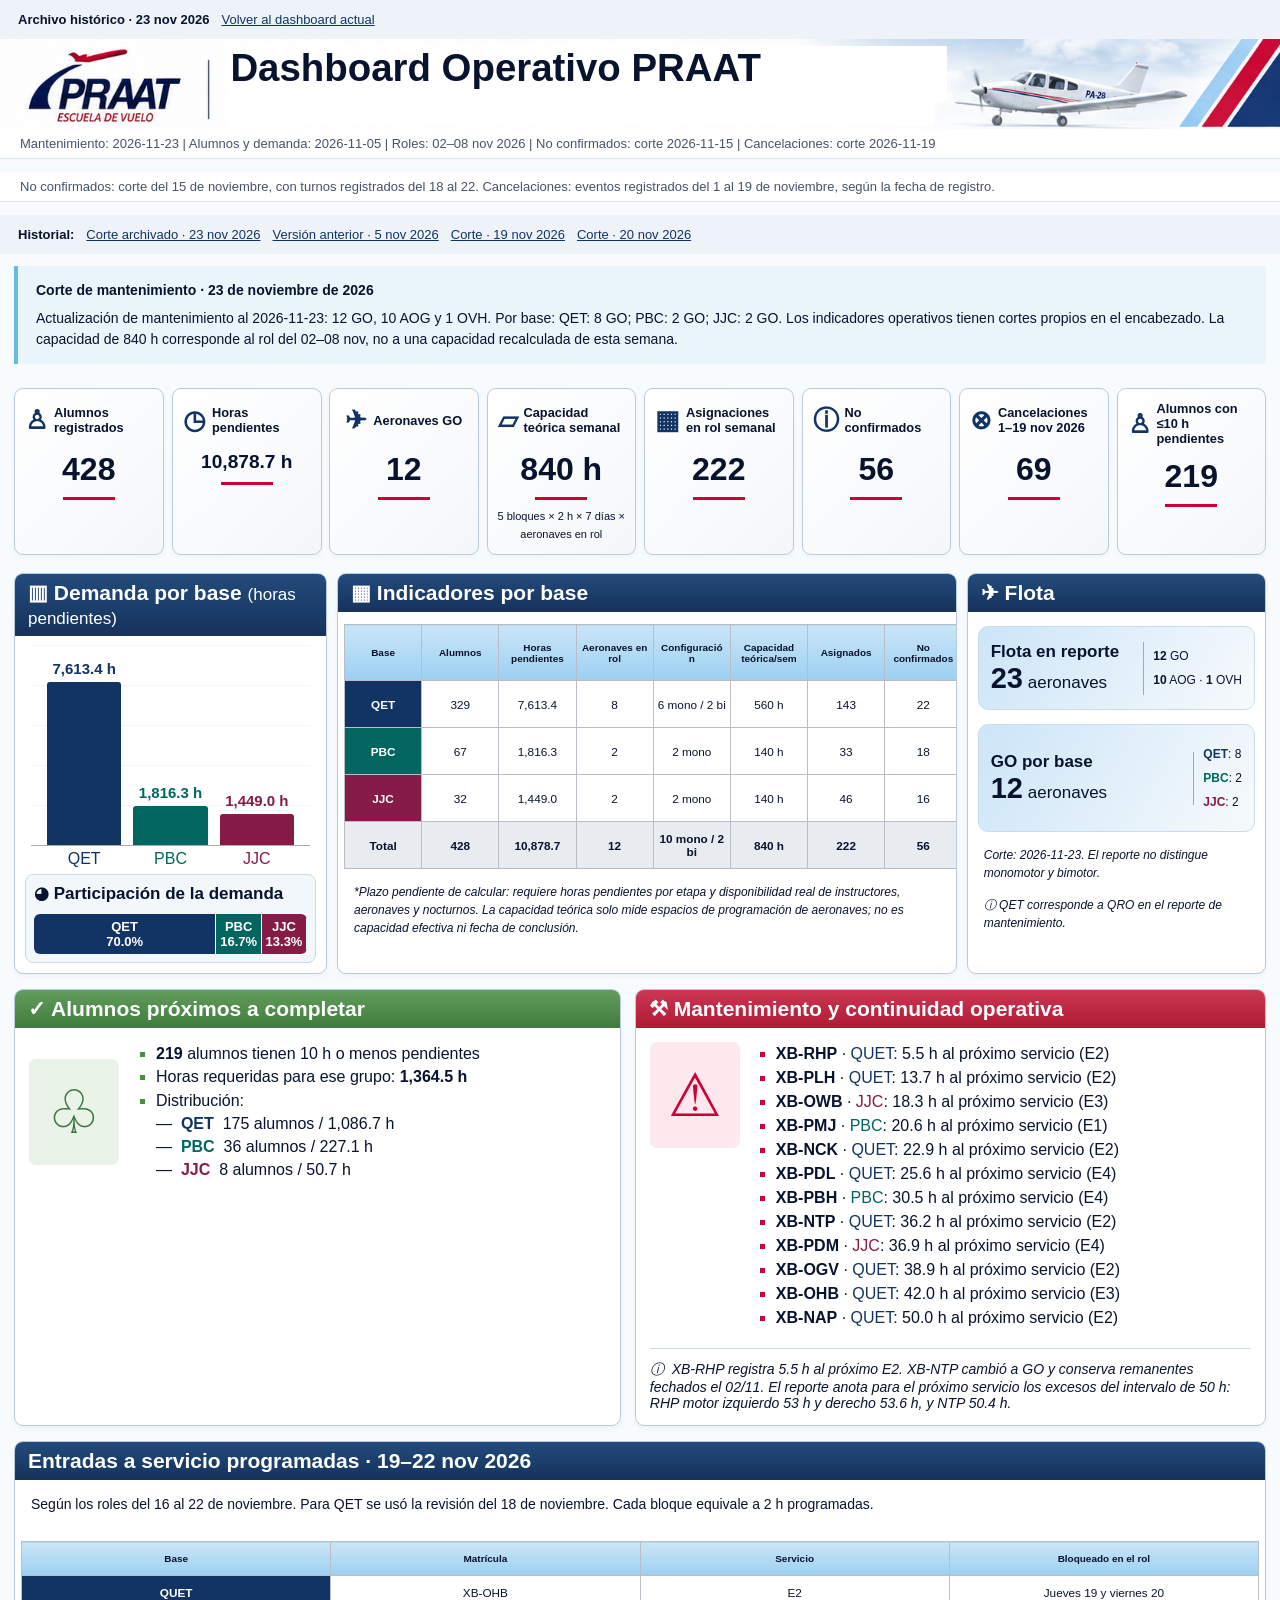
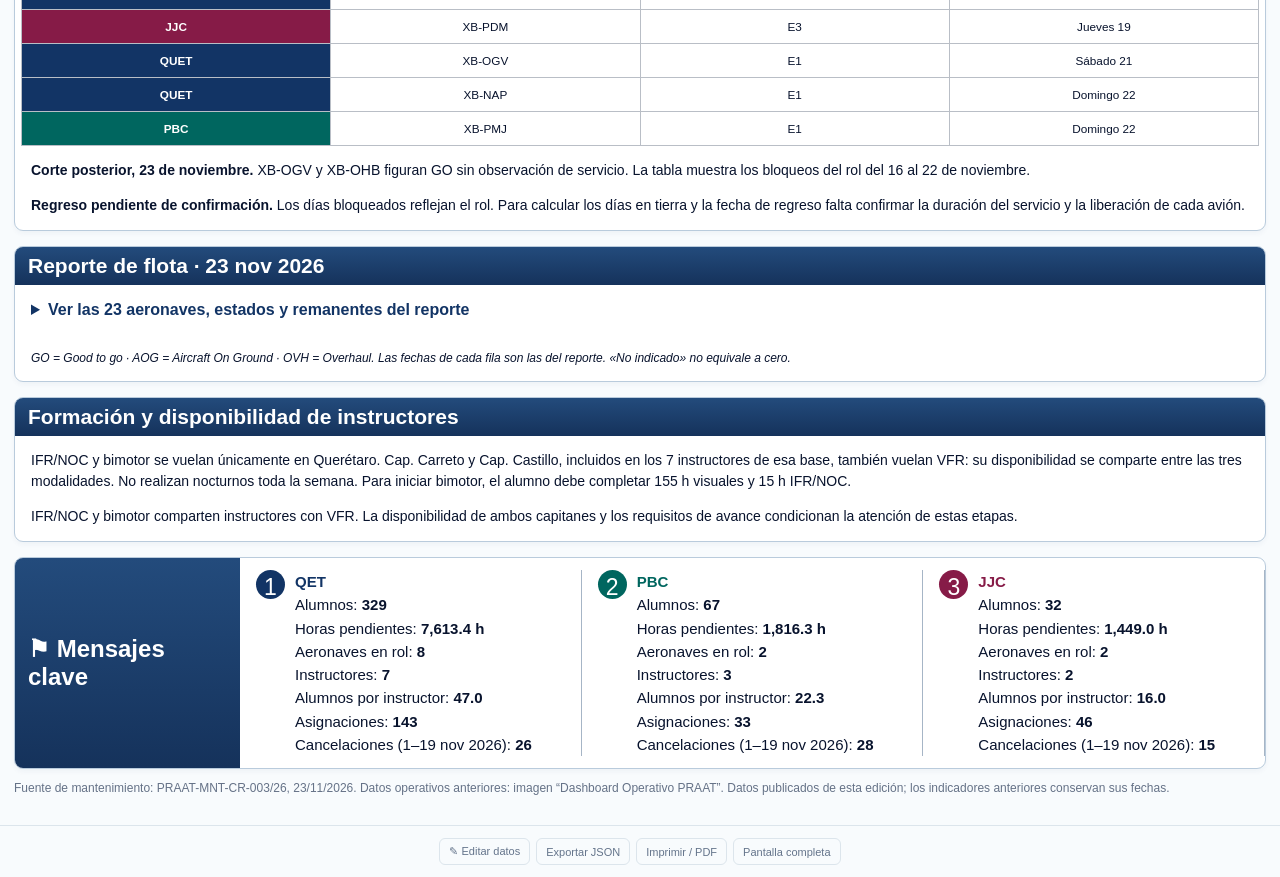
<file: historial/2026-11-23/index.html>
<!doctype html>
<html lang="es">
  <head><base href="../../">
    <meta charset="utf-8" />
    <meta name="viewport" content="width=device-width,initial-scale=1" />
    <title>Dashboard Operativo PRAAT</title>
    <style>:root {
  --navy: #123465;
  --red: #ce0034;
  --blue: #69b7e8;
  --line: #b9cbdc;
}
* {
  box-sizing: border-box;
}
body {
  margin: 0;
  background: #f8fbfd;
  color: #08132d;
  font:
    16px Arial,
    sans-serif;
}
nav {
  display: flex;
  justify-content: space-between;
  align-items: center;
  padding: 10px 18px;
  background: #102d54;
  color: white;
  gap: 12px;
}
nav > span {
  font-weight: bold;
}
nav > div {
  display: flex;
  gap: 7px;
  flex-wrap: wrap;
}
button,
.button {
  font: inherit;
  font-size: 13px;
  cursor: pointer;
  padding: 9px 12px;
  border: 1px solid #bacbdc;
  border-radius: 6px;
  background: white;
  color: #14335c;
  display: inline-block;
}
button:hover,
.button:hover {
  background: #e4eff8;
}
button:focus-visible,
.button:focus-within,
input:focus-visible {
  outline: 3px solid #69b7e8;
  outline-offset: 2px;
}
header {
  background: white url(referencia.png) top center/100% auto no-repeat;
  aspect-ratio: 14.2/1;
  min-height: 70px;
}
h1 {
  position: absolute;
  width: 1px;
  height: 1px;
  overflow: hidden;
  clip-path: inset(50%);
}
.dates {
  padding: 7px 20px;
  background: white;
  color: #46536a;
  font-size: 13px;
  border-bottom: 1px solid #dce5ec;
}
main {
  padding: 12px 14px 18px;
  max-width: 2200px;
  margin: auto;
}
.kpis {
  display: grid;
  grid-template-columns: repeat(8, 1fr);
  gap: 8px;
  margin-bottom: 18px;
}
.kpi {
  border: 1px solid var(--line);
  border-radius: 9px;
  background: linear-gradient(135deg, white, #f4f7fa);
  padding: 12px 10px;
  text-align: center;
  box-shadow: 0 3px 5px #12346508;
}
.ktitle {
  display: flex;
  align-items: center;
  justify-content: center;
  text-align: left;
  gap: 10px;
  min-height: 38px;
  font-weight: bold;
  font-size: 15px;
}
.icon {
  font-size: 30px;
  color: var(--navy);
}
.kvalue {
  font-size: clamp(24px, 2.7vw, 47px);
  font-weight: 800;
  margin: 12px 0 6px;
  white-space: nowrap;
}
.kvalue:after {
  content: "";
  display: block;
  margin: 9px auto 0;
  width: 52px;
  height: 3px;
  background: var(--red);
}
.kpi small {
  font-size: 11px;
}
.mainrow {
  display: grid;
  grid-template-columns: 25% 49.5% 1fr;
  gap: 10px;
}
.panel {
  border: 1px solid var(--line);
  border-radius: 9px;
  background: white;
  box-shadow: 0 3px 5px #1234650a;
  overflow: hidden;
}
h2 {
  margin: 0;
  padding: 7px 13px;
  background: linear-gradient(#234b7c, #15325b);
  color: white;
  font-size: 21px;
}
h2 small {
  font-size: 17px;
  font-weight: normal;
}
#chart {
  height: 210px;
  padding: 17px 16px 0;
  display: flex;
  gap: 12px;
  align-items: end;
  border-bottom: 1px solid #aaa;
  margin: 0 16px 28px;
  background: repeating-linear-gradient(
    to top,
    transparent 0,
    transparent 39px,
    #e6ebf0 40px
  );
}
.bar {
  flex: 1;
  position: relative;
  background: linear-gradient(120deg, #194479, #082552);
  border-radius: 3px 3px 0 0;
  min-height: 2px;
}
.bar strong {
  position: absolute;
  top: -22px;
  width: 100%;
  text-align: center;
  white-space: nowrap;
  font-size: 15px;
}
.bar span {
  position: absolute;
  bottom: -23px;
  width: 100%;
  text-align: center;
}
.share {
  margin: 10px;
  padding: 8px;
  border: 1px solid #c9d9e6;
  border-radius: 8px;
  background: #f2f7fc;
}
h3 {
  margin: 0 0 10px;
  font-size: 17px;
}
#shares {
  display: flex;
  border-radius: 6px;
  overflow: hidden;
  color: white;
  text-align: center;
  font-weight: bold;
  font-size: 13px;
}
#shares > div {
  padding: 5px 1px;
  min-width: 45px;
  background: var(--navy);
  border-right: 1px solid white;
}
.tablewrap {
  overflow: auto;
  padding: 12px 6px 0;
}
table {
  border-collapse: collapse;
  width: 100%;
  font-size: 14px;
  text-align: center;
}
th,
td {
  padding: 11px 5px;
  border: 1px solid #b9bec6;
}
th {
  background: linear-gradient(#cae5f7, #9cd0f1);
  font-size: 12px;
}
tbody tr td:first-child {
  background: var(--navy);
  color: white;
  font-weight: bold;
}
tfoot {
  font-weight: bold;
  background: #e8ebef;
}
.foot {
  font-size: 12px;
  font-style: italic;
  margin: 14px 16px;
  line-height: 1.5;
}
.fleetcard {
  margin: 14px 10px;
  padding: 12px;
  background: linear-gradient(120deg, #cce5f8, #f7fafc);
  border: 1px solid #c8dcea;
  border-radius: 10px;
  display: flex;
  gap: 16px;
  align-items: center;
}
.fleetcard > div:first-child {
  flex: 1;
  border-right: 1px solid #9babc0;
  font-size: 19px;
}
.fleetcard strong {
  font-size: 29px;
}
.fleetcard p {
  font-size: 14px;
  margin: 10px 0;
}
.secondrow {
  display: grid;
  grid-template-columns: 1fr 1.04fr;
  gap: 14px;
  margin-top: 15px;
}
.students h2 {
  background: linear-gradient(#639d5d, #3f7c3b);
}
.maintenance h2 {
  background: linear-gradient(#cc3752, #af1934);
}
#students,
#maintenance {
  display: flex;
  gap: 18px;
  padding: 14px;
  align-items: center;
  min-height: 140px;
}
.bigicon {
  font-size: 60px;
  padding: 18px;
  color: #37763b;
  background: #e9f3e8;
  border-radius: 7px;
}
#students ul {
  list-style-type: square;
  padding-left: 19px;
  margin: 0;
  line-height: 1.45;
}
#students li::marker {
  color: #4d8c43;
}
#maintenance .bigicon {
  color: var(--red);
  background: #fce8ed;
}
#maintenance ul {
  margin: 0;
  padding-left: 18px;
  line-height: 1.5;
  list-style-type: square;
}
#maintenance li::marker {
  color: var(--red);
}
#maintenance aside {
  border-left: 1px solid #9ba8ba;
  padding-left: 18px;
  max-width: 235px;
  font-style: italic;
  font-size: 14px;
}
.messages {
  display: flex;
  margin-top: 15px;
}
.messages h2 {
  display: flex;
  align-items: center;
  min-width: 225px;
  font-size: 24px;
}
.messages > div {
  display: grid;
  grid-template-columns: repeat(4, 1fr);
  padding: 12px 0;
}
.message {
  padding: 0 16px;
  border-right: 1px solid #a6b5c6;
  display: flex;
  gap: 10px;
  font-size: 15px;
  line-height: 1.35;
}
.badge {
  background: var(--red);
  border-radius: 50%;
  color: white;
  font-size: 23px;
  min-width: 29px;
  height: 29px;
  text-align: center;
}
.source {
  color: #657287;
  font-size: 12px;
  margin-bottom: 0;
}
.warning {
  font-size: 12px;
  color: #99420b;
}
.warning:empty {
  display: none;
}
dialog {
  width: 900px;
  max-width: 95vw;
  border: 1px solid #bacbdc;
  border-radius: 14px;
  padding: 22px;
  max-height: 92vh;
}
dialog::backdrop {
  background: #081b39aa;
}
.dialoghead {
  display: flex;
  justify-content: space-between;
  gap: 15px;
}
.dialoghead h2 {
  background: none;
  color: #123465;
  padding: 0;
}
.dialoghead p,
.note {
  font-size: 13px;
  color: #5c687a;
}
fieldset {
  border: 1px solid #d1dce8;
  border-radius: 8px;
  margin: 16px 0;
  padding: 14px;
  display: grid;
  grid-template-columns: repeat(3, 1fr);
  gap: 12px;
}
legend {
  font-weight: bold;
  color: #123465;
}
label.field {
  display: flex;
  flex-direction: column;
  gap: 5px;
  font-size: 13px;
}
input {
  width: 100%;
  padding: 9px;
  border: 1px solid #b7c7d8;
  border-radius: 5px;
  font: inherit;
}
.actions {
  display: flex;
  justify-content: end;
  gap: 8px;
  position: sticky;
  bottom: -22px;
  background: white;
  padding: 12px 0;
}
.primary {
  background: #123465;
  color: white;
}
#toast {
  position: fixed;
  bottom: 20px;
  left: 50%;
  transform: translateX(-50%);
  background: #123465;
  color: white;
  padding: 12px 22px;
  border-radius: 7px;
  display: none;
}
@media (min-width: 1700px) {
  #chart {
    height: 250px;
  }
  table {
    font-size: 16px;
  }
  th {
    font-size: 14px;
  }
  .kpi {
    min-height: 140px;
  }
}
@media (max-width: 1150px) {
  .kpis {
    grid-template-columns: repeat(4, 1fr);
  }
  .mainrow {
    grid-template-columns: 1fr 2fr;
  }
  .fleet {
    grid-column: 1/-1;
  }
  #fleet {
    display: flex;
  }
  .fleetcard {
    flex: 1;
  }
  .secondrow {
    grid-template-columns: 1fr;
  }
  .messages {
    display: block;
  }
  .messages > div {
    grid-template-columns: repeat(2, 1fr);
    gap: 16px;
  }
  .kvalue {
    font-size: 32px;
  }
}
@media (max-width: 650px) {
  nav {
    align-items: start;
    flex-direction: column;
  }
  header {
    min-height: 0;
  }
  .kpis {
    grid-template-columns: repeat(2, 1fr);
  }
  .mainrow {
    display: block;
  }
  .panel {
    margin-bottom: 12px;
  }
  .secondrow {
    display: block;
  }
  .messages > div {
    grid-template-columns: 1fr;
  }
  .message {
    border: 0;
  }
  #fleet {
    display: block;
  }
  #maintenance {
    flex-wrap: wrap;
  }
  fieldset {
    grid-template-columns: 1fr 1fr;
  }
  .bigicon {
    display: none;
  }
  .ktitle {
    font-size: 14px;
  }
  main {
    padding: 10px;
  }
  h2 {
    font-size: 19px;
  }
}
@media print {
  nav,
  .source,
  #warning,
  dialog,
  #toast {
    display: none !important;
  }
  body {
    background: white;
    font-size: 12px;
  }
  main {
    padding: 3px;
  }
  .kpis {
    grid-template-columns: repeat(8, 1fr);
    gap: 4px;
  }
  .ktitle {
    font-size: 10px;
  }
  .icon {
    font-size: 19px;
  }
  .kvalue {
    font-size: 25px;
  }
  .kpi {
    padding: 6px;
  }
  .mainrow {
    display: grid;
    grid-template-columns: 25% 49% 1fr;
  }
  .fleet {
    grid-column: auto;
  }
  #fleet {
    display: block;
  }
  h2 {
    font-size: 15px;
  }
  .secondrow {
    display: grid;
    grid-template-columns: 1fr 1fr;
  }
  .messages {
    display: flex;
  }
  .messages h2 {
    min-width: 150px;
  }
  .messages > div {
    grid-template-columns: repeat(4, 1fr);
  }
  .message {
    font-size: 11px;
  }
  table {
    font-size: 10px;
  }
  th {
    font-size: 9px;
  }
  th,
  td {
    padding: 8px 3px;
  }
  #chart {
    height: 150px;
  }
  .bar strong {
    font-size: 11px;
  }
  .bigicon {
    font-size: 30px;
    padding: 8px;
  }
  #students,
  #maintenance {
    font-size: 11px;
    padding: 8px;
    gap: 8px;
  }
  #maintenance aside {
    font-size: 10px;
  }
  .panel {
    break-inside: avoid;
  }
  * {
    -webkit-print-color-adjust: exact;
    print-color-adjust: exact;
  }
  @page {
    size: A3 landscape;
    margin: 8mm;
  }
}
:root {
}
.kpis {
  grid-template-columns: repeat(8, minmax(0, 1fr));
}
.kpi,
.mainrow > * {
  min-width: 0;
}
.kvalue {
  font-size: clamp(22px, 2.5vw, 47px);
}
.ktitle {
  font-size: clamp(11px, 1vw, 16px);
  gap: 6px;
}
.icon {
  font-size: clamp(20px, 2vw, 30px);
}
table {
  table-layout: fixed;
  font-size: clamp(10px, 0.92vw, 16px);
}
th {
  font-size: clamp(9px, 0.78vw, 14px);
  overflow-wrap: anywhere;
}
td {
  padding: 10px 3px;
  overflow-wrap: anywhere;
}
header {
  position: relative;
}
header:after {
  content: "";
  position: absolute;
  left: 18%;
  top: 65%;
  width: 55%;
  height: 31%;
  background: white;
}
.fleetcard {
  gap: 9px;
}
.fleetcard > div:first-child {
  font-size: 17px;
}
.fleetcard p {
  font-size: 12px;
}
@media (max-width: 1150px) {
  .kpis {
    grid-template-columns: repeat(4, minmax(0, 1fr));
  }
  .ktitle {
    font-size: 14px;
  }
}
@media (max-width: 650px) {
  .kpis {
    grid-template-columns: repeat(2, minmax(0, 1fr));
  }
  table {
    min-width: 680px;
  }
}
@media print {
  .kpis {
    grid-template-columns: repeat(8, minmax(0, 1fr));
  }
}
.kpi:nth-child(2) {
  container-type: inline-size;
}
.kpi:nth-child(2) .kvalue {
  font-size: clamp(14px, 15cqw, 36px);
}

nav {
  background: transparent;
  border-top: 1px solid #dce5ec;
  color: #64748b;
  justify-content: center;
  padding: 12px 14px;
  margin-top: 12px;
}
nav > div {
  justify-content: center;
  gap: 6px;
}
nav button,
nav .button {
  font-size: 11px;
  padding: 6px 9px;
  background: transparent;
  border-color: #dce5ec;
  color: #64748b;
}
nav button:hover,
nav .button:hover {
  background: #edf2f7;
  color: #123465;
}
@media (max-width: 650px) {
  nav {
    align-items: center;
  }
}

.messages > div {
  grid-template-columns: repeat(3, minmax(0, 1fr));
  width: 100%;
}
.training {
  margin-top: 15px;
}
.training p {
  padding: 0 16px;
  line-height: 1.5;
  font-size: 14px;
}
.indicators table {
  min-width: 850px;
}
.indicators .tablewrap {
  overflow-x: auto;
}
.message {
  line-height: 1.55;
}
@media (max-width: 650px) {
  .messages > div {
    grid-template-columns: 1fr;
  }
  .message {
    padding: 12px 16px;
  }
}
@media print {
  .indicators table {
    min-width: 0;
  }
  .messages > div {
    grid-template-columns: repeat(3, 1fr);
  }
}

/* Título editable sobre el encabezado de referencia. */
header h1 {
  position: absolute;
  clip-path: none;
  overflow: visible;
  left: 18%;
  right: 26%;
  top: 8%;
  width: auto;
  height: auto;
  margin: 0;
  padding: 0 0 12px;
  background: white;
  font-size: clamp(12px, 3vw, 54px);
  font-weight: 800;
  line-height: 1.15;
  z-index: 1;
}


/* Ediciones e historial */
.history-nav{display:flex;gap:12px;flex-wrap:wrap;align-items:center;padding:12px 18px;background:#edf3f9;font-size:13px}
.history-nav a{color:#123465}.week-note{margin:12px 14px;padding:14px 18px;border-left:4px solid #69b7e8;background:#eaf4fb;font-size:14px;line-height:1.5}
.week-note p{margin:7px 0 0}.weekly-report{margin-top:15px}.weekly-report summary{cursor:pointer;padding:16px;font-weight:bold;color:#123465}.weekly-report table{min-width:1100px}.weekly-report td{font-size:12px}.maintenance #maintenance{align-items:flex-start;flex-wrap:wrap}.maintenance #maintenance aside{max-width:none;border-left:0;border-top:1px solid #c9d9e6;padding:12px 0 0;width:100%}
@media print{.history-nav{display:none}.weekly-report{break-inside:auto}.weekly-report details:not([open]){display:none}}

/* Un color por base, compartido por todas las secciones. */
[data-base] {
  --base-color: var(--navy);
}
[data-base="PBC"] {
  --base-color: #00665f;
}
[data-base="JJC"] {
  --base-color: #861b47;
}
#chart .bar[data-base],
#shares > div[data-base],
#table tbody tr[data-base] > td:first-child,
#report-table tbody tr[data-base] > td:first-child,
#servicios-programados tbody tr[data-base] > td:first-child,
.message[data-base] .badge {
  background: var(--base-color);
  color: white;
}
#chart .bar[data-base] :is(strong, span),
.base-label[data-base],
.message[data-base] > span:last-child > b:first-child {
  color: var(--base-color);
}
</style>
  </head>
  <body><div class="history-nav"><strong>Archivo histórico · 23 nov 2026</strong><a href="./">Volver al dashboard actual</a></div>
    <header aria-label="Dashboard Operativo PRAAT, Escuela de Vuelo">
      <h1 data-texto="pagina">Dashboard Operativo PRAAT</h1>
    </header>
    <div class="dates" id="dates"></div>
    <p class="dates">No confirmados: corte del 15 de noviembre, con turnos registrados del 18 al 22. Cancelaciones: eventos registrados del 1 al 19 de noviembre, según la fecha de registro.</p><div class="history-nav"><strong>Historial:</strong> <a href="./">Corte archivado · 23 nov 2026</a> <a href="historial/2026-11-05/">Versión anterior · 5 nov 2026</a> <a href="historial/2026-11-19/">Corte · 19 nov 2026</a> <a href="historial/2026-11-20/">Corte · 20 nov 2026</a></div><section class="week-note"><b>Corte de mantenimiento · 23 de noviembre de 2026</b><p id="week-summary"></p></section>
    <main>
      <section id="kpis" class="kpis"></section>
      <div class="mainrow">
        <section class="panel demand">
          <h2>
            <span data-texto="demanda"></span>
            <small data-texto="subtituloDemanda"></small>
          </h2>
          <div id="chart"></div>
          <div class="share">
            <h3 data-texto="participacion">◕ Participación de la demanda</h3>
            <div id="shares"></div>
          </div>
        </section>
        <section class="panel indicators">
          <h2 data-texto="indicadores">▦ Indicadores por base</h2>
          <div class="tablewrap"><table id="table"></table></div>
          <p class="foot">
            *Plazo pendiente de calcular: requiere horas pendientes por etapa y
            disponibilidad real de instructores, aeronaves y nocturnos. La
            capacidad teórica solo mide espacios de programación de aeronaves;
            no es capacidad efectiva ni fecha de conclusión.
          </p>
        </section>
        <section class="panel fleet">
          <h2 data-texto="flota">✈ Flota</h2>
          <div id="fleet"></div>
          <p class="foot">
            ⓘ QET corresponde a QRO en el reporte de mantenimiento.
          </p>
        </section>
      </div>
      <div class="secondrow">
        <section class="panel students">
          <h2 data-texto="alumnos">✓ Alumnos próximos a completar</h2>
          <div id="students"></div>
        </section>
        <section class="panel maintenance">
          <h2 data-texto="mantenimiento">
            ⚒ Mantenimiento y continuidad operativa
          </h2>
          <div id="maintenance"></div>
        </section>
      </div>
      <section class="panel training" id="servicios-programados" aria-labelledby="titulo-servicios">
        <h2 id="titulo-servicios">Entradas a servicio programadas · 19–22 nov 2026</h2>
        <p>Según los roles del 16 al 22 de noviembre. Para QET se usó la revisión del 18 de noviembre. Cada bloque equivale a 2 h programadas.</p>
        <div class="tablewrap">
          <table aria-labelledby="titulo-servicios" style="min-width: 480px">
            <thead><tr><th scope="col">Base</th><th scope="col">Matrícula</th><th scope="col">Servicio</th><th scope="col">Bloqueado en el rol</th></tr></thead>
            <tbody>
              <tr data-base="QUET"><td>QUET</td><td>XB-OHB</td><td>E2</td><td>Jueves 19 y viernes 20</td></tr>
              <tr data-base="JJC"><td>JJC</td><td>XB-PDM</td><td>E3</td><td>Jueves 19</td></tr>
              <tr data-base="QUET"><td>QUET</td><td>XB-OGV</td><td>E1</td><td>Sábado 21</td></tr>
              <tr data-base="QUET"><td>QUET</td><td>XB-NAP</td><td>E1</td><td>Domingo 22</td></tr>
              <tr data-base="PBC"><td>PBC</td><td>XB-PMJ</td><td>E1</td><td>Domingo 22</td></tr>
            </tbody>
          </table>
        </div>
        <p><strong>Corte posterior, 23 de noviembre.</strong> XB-OGV y XB-OHB figuran GO sin observación de servicio. La tabla muestra los bloqueos del rol del 16 al 22 de noviembre.</p>
        <p><strong>Regreso pendiente de confirmación.</strong> Los días bloqueados reflejan el rol. Para calcular los días en tierra y la fecha de regreso falta confirmar la duración del servicio y la liberación de cada avión.</p>
      </section>
      <section class="panel weekly-report"><h2>Reporte de flota · 23 nov 2026</h2><details><summary>Ver las 23 aeronaves, estados y remanentes del reporte</summary><div class="tablewrap"><table id="report-table"></table></div></details><p class="foot">GO = Good to go · AOG = Aircraft On Ground · OVH = Overhaul. Las fechas de cada fila son las del reporte. «No indicado» no equivale a cero.</p></section><section class="panel training">
        <h2 data-texto="formacion">
          Formación y disponibilidad de instructores
        </h2>
        <p id="training"></p>
        <p>
          IFR/NOC y bimotor comparten instructores con VFR. La disponibilidad de
          ambos capitanes y los requisitos de avance condicionan la atención de
          estas etapas.
        </p>
      </section>
      <section class="messages panel">
        <h2 data-texto="mensajes">⚑ Mensajes clave</h2>
        <div id="messages"></div>
      </section>
      <p class="source">
        Fuente de mantenimiento: PRAAT-MNT-CR-003/26, 23/11/2026. Datos operativos anteriores: imagen “Dashboard Operativo PRAAT”.
        <span id="saved">Datos iniciales de la referencia.</span>
      </p>
      <p id="warning" class="warning"></p>
    </main>
    <nav>
      <div>
        <button id="edit" hidden disabled>✎ Editar datos</button
        ><button id="export">Exportar JSON</button
        ><label class="button" hidden style="display:none"
          >Importar JSON<input
            id="import" disabled
            type="file"
            accept="application/json"
            hidden /></label
        ><button onclick="window.print()">Imprimir / PDF</button
        ><button id="full">Pantalla completa</button>
      </div>
    </nav>
    <dialog id="editor">
      <form id="form">
        <div class="dialoghead">
          <div>
            <h2>Editar datos operativos</h2>
            <p>Los totales, gráficas y mensajes se recalculan al guardar.</p>
          </div>
          <button type="button" id="close" aria-label="Cerrar">✕</button>
        </div>
        <div id="fields"></div>
        <p class="note">
          Los cambios se guardan en este navegador. Exporta un JSON para
          respaldarlos o trasladarlos a otro equipo.
        </p>
        <div class="actions">
          <button type="button" id="reset">Cargar datos publicados</button
          ><button type="button" id="cancel">Cancelar</button
          ><button class="primary" type="submit">Guardar cambios</button>
        </div>
      </form>
    </dialog>
    <div id="toast" role="status"></div>
    <script>
// EDICIÓN SEMANAL. El corte de mantenimiento se actualiza por separado.
const DATOS_INICIALES = {
  "cut": "2026-11-05",
  "roles": "02–08 nov 2026",
  "incidents": "2026-11-19",
  "unconfirmedCut": "2026-11-15",
  "period": "1–19 nov 2026",
  "blocks": 5,
  "duration": 2,
  "days": 7,
  "totalMono": 19,
  "totalBi": 4,
  "goMono": 10,
  "goBi": 2,
  "cancellations": 69,
  "trainingNote": "IFR/NOC y bimotor se vuelan únicamente en Querétaro. Cap. Carreto y Cap. Castillo, incluidos en los 7 instructores de esa base, también vuelan VFR: su disponibilidad se comparte entre las tres modalidades. No realizan nocturnos toda la semana. Para iniciar bimotor, el alumno debe completar 155 h visuales y 15 h IFR/NOC.",
  "maintenanceNote": "XB-RHP registra 5.5 h al próximo E2. XB-NTP cambió a GO y conserva remanentes fechados el 02/11. El reporte anota para el próximo servicio los excesos del intervalo de 50 h: RHP motor izquierdo 53 h y derecho 53.6 h, y NTP 50.4 h.",
  "bases": [
    {
      "name": "QET",
      "instructors": 7,
      "students": 329,
      "hours": 7613.4,
      "mono": 6,
      "bi": 2,
      "assigned": 143,
      "unconfirmed": 22,
      "cancel": 26,
      "near": 175,
      "nearHours": 1086.7
    },
    {
      "name": "PBC",
      "instructors": 3,
      "students": 67,
      "hours": 1816.3,
      "mono": 2,
      "bi": 0,
      "assigned": 33,
      "unconfirmed": 18,
      "cancel": 28,
      "near": 36,
      "nearHours": 227.1
    },
    {
      "name": "JJC",
      "instructors": 2,
      "students": 32,
      "hours": 1449,
      "mono": 2,
      "bi": 0,
      "assigned": 46,
      "unconfirmed": 16,
      "cancel": 15,
      "near": 8,
      "nearHours": 50.7
    }
  ],
  "maintenance": [
    {
      "id": "XB-RHP",
      "hours": 5.5,
      "service": "E2"
    },
    {
      "id": "XB-PLH",
      "hours": 13.7,
      "service": "E2"
    },
    {
      "id": "XB-OWB",
      "hours": 18.3,
      "service": "E3"
    },
    {
      "id": "XB-PMJ",
      "hours": 20.6,
      "service": "E1"
    },
    {
      "id": "XB-NCK",
      "hours": 22.9,
      "service": "E2"
    },
    {
      "id": "XB-PDL",
      "hours": 25.6,
      "service": "E4"
    },
    {
      "id": "XB-PBH",
      "hours": 30.5,
      "service": "E4"
    },
    {
      "id": "XB-NTP",
      "hours": 36.2,
      "service": "E2"
    },
    {
      "id": "XB-PDM",
      "hours": 36.9,
      "service": "E4"
    },
    {
      "id": "XB-OGV",
      "hours": 38.9,
      "service": "E2"
    },
    {
      "id": "XB-OHB",
      "hours": 42,
      "service": "E3"
    },
    {
      "id": "XB-NAP",
      "hours": 50,
      "service": "E2"
    }
  ],
  "edition": "2026-11-19",
  "maintenanceCut": "2026-11-23",
  "sourceReport": "PRAAT-MNT-CR-003/26 · 23/11/2026",
  "fleetRecords": [
    {
      "base": "QET",
      "status": "AOG",
      "id": "XB-GOJ",
      "hours": 9.9,
      "service": "E4",
      "date": "15/11/2026",
      "note": "ALTERNADOR",
      "engine": 19.7,
      "propeller": 119.7
    },
    {
      "base": "QET",
      "status": "AOG",
      "id": "XB-NAN",
      "hours": null,
      "service": "—",
      "date": "MNT",
      "note": "AWC vencido; trabajos de mantenimiento",
      "engine": null,
      "propeller": null
    },
    {
      "base": "QET",
      "status": "GO",
      "id": "XB-NAP",
      "hours": 50,
      "service": "E2",
      "date": "22/11/2026",
      "note": "",
      "engine": 940.4,
      "propeller": 740.4
    },
    {
      "base": "QET",
      "status": "GO",
      "id": "XB-NCK",
      "hours": 22.9,
      "service": "E2",
      "date": "22/11/2026",
      "note": "",
      "engine": 1358.4,
      "propeller": 1158.4
    },
    {
      "base": "QET",
      "status": "GO",
      "id": "XB-NTP",
      "hours": 36.2,
      "service": "E2",
      "date": "02/11/2026",
      "note": "",
      "engine": 349.1,
      "propeller": 149.1
    },
    {
      "base": "QET",
      "status": "GO",
      "id": "XB-OGV",
      "hours": 38.9,
      "service": "E2",
      "date": "22/11/2026",
      "note": "",
      "engine": 1946,
      "propeller": 1746
    },
    {
      "base": "QET",
      "status": "GO",
      "id": "XB-OHB",
      "hours": 42,
      "service": "E3",
      "date": "22/11/2026",
      "note": "",
      "engine": 731.3,
      "propeller": 531.3
    },
    {
      "base": "QET",
      "status": "GO",
      "id": "XB-PDL",
      "hours": 25.6,
      "service": "E4",
      "date": "22/11/2026",
      "note": "",
      "engine": 885.6,
      "propeller": 685.6
    },
    {
      "base": "QET",
      "status": "GO",
      "id": "XB-PLH",
      "hours": 13.7,
      "service": "E2",
      "date": "22/11/2026",
      "note": "",
      "engine": 1546.3,
      "propeller": 1269.4
    },
    {
      "base": "QET",
      "status": "AOG",
      "id": "XB-PMV",
      "hours": null,
      "service": "—",
      "date": "Trabajos de mantenimiento",
      "note": "Documentación pendiente para AWC",
      "engine": null,
      "propeller": null
    },
    {
      "base": "QET",
      "status": "GO",
      "id": "XB-RHP",
      "hours": 5.5,
      "service": "E2",
      "date": "22/11/2026",
      "note": "",
      "engine": 1380.6,
      "propeller": 180.6
    },
    {
      "base": "QET",
      "status": "AOG",
      "id": "XB-SUV",
      "hours": null,
      "service": "—",
      "date": "—",
      "note": "Documentación pendiente para AWC",
      "engine": null,
      "propeller": null
    },
    {
      "base": "PBC",
      "status": "OVH",
      "id": "XB-ODC",
      "hours": null,
      "service": "OVERHAUL",
      "date": "OVERHAUL",
      "note": "OVERHAUL",
      "engine": null,
      "propeller": null
    },
    {
      "base": "PBC",
      "status": "GO",
      "id": "XB-PBH",
      "hours": 30.5,
      "service": "E4",
      "date": "22/11/2026",
      "note": "",
      "engine": 1650.4,
      "propeller": 1450.4
    },
    {
      "base": "PBC",
      "status": "GO",
      "id": "XB-PMJ",
      "hours": 20.6,
      "service": "E1",
      "date": "20/11/2026",
      "note": "",
      "engine": 251.1,
      "propeller": 51.1
    },
    {
      "base": "PBC",
      "status": "AOG",
      "id": "XB-ITD",
      "hours": null,
      "service": "25 hrs",
      "date": "11/05/2026",
      "note": "Documentación pendiente para AWC",
      "engine": null,
      "propeller": null
    },
    {
      "base": "JJC",
      "status": "GO",
      "id": "XB-OWB",
      "hours": 18.3,
      "service": "E3",
      "date": "22/11/2026",
      "note": "",
      "engine": 336.8,
      "propeller": 1286.5
    },
    {
      "base": "JJC",
      "status": "GO",
      "id": "XB-PDM",
      "hours": 36.9,
      "service": "E4",
      "date": "22/11/2026",
      "note": "",
      "engine": 1273.7,
      "propeller": 1073.7
    },
    {
      "base": "JJC",
      "status": "AOG",
      "id": "XB-AWN",
      "hours": null,
      "service": "—",
      "date": "—",
      "note": "Documentación pendiente para AWC",
      "engine": null,
      "propeller": null
    },
    {
      "base": "JJC",
      "status": "AOG",
      "id": "XB-FOJ",
      "hours": null,
      "service": "—",
      "date": "—",
      "note": "Aeronave a nombre de otro propietario",
      "engine": null,
      "propeller": null
    },
    {
      "base": "JJC",
      "status": "AOG",
      "id": "XB-KHN",
      "hours": null,
      "service": "—",
      "date": "—",
      "note": "Aeronave a nombre de otro propietario",
      "engine": null,
      "propeller": null
    },
    {
      "base": "JJC",
      "status": "AOG",
      "id": "XB-BZB",
      "hours": null,
      "service": "—",
      "date": "—",
      "note": "Aeronave a nombre de otro propietario",
      "engine": null,
      "propeller": null
    },
    {
      "base": "JJC",
      "status": "AOG",
      "id": "XB-IKT",
      "hours": null,
      "service": "—",
      "date": "—",
      "note": "Aeronave a nombre de otro propietario",
      "engine": null,
      "propeller": null
    }
  ]
};
</script>
    <script>
// TÍTULOS. Cambia textos entre comillas; conserva las claves y el orden.
const TEXTOS = {
  pagina: "Dashboard Operativo PRAAT",
  demanda: "▥ Demanda por base",
  subtituloDemanda: "(horas pendientes)",
  participacion: "◕ Participación de la demanda",
  indicadores: "▦ Indicadores por base",
  flota: "✈ Flota",
  alumnos: "✓ Alumnos próximos a completar",
  mantenimiento: "⚒ Mantenimiento y continuidad operativa",
  formacion: "Formación y disponibilidad de instructores",
  mensajes: "⚑ Mensajes clave",
  plazoPendiente: "Pendiente de calcular",
  kpis: [
    "Alumnos registrados",
    "Horas pendientes",
    "Aeronaves GO",
    "Capacidad teórica semanal",
    "Asignaciones en rol semanal",
    "No confirmados",
    "Cancelaciones",
    "Alumnos con ≤10 h pendientes",
  ],
  columnas: [
    "Base",
    "Alumnos",
    "Horas pendientes",
    "Aeronaves en rol",
    "Configuración",
    "Capacidad teórica/sem",
    "Asignados",
    "No confirmados",
    "Cancelaciones",
    "Instructores",
    "Plazo estimado de atención*",
  ],
};

// ETIQUETAS DEL EDITOR
const ETIQUETAS_EDITOR = {
 edition:"Edición del dashboard", maintenanceCut:"Corte de mantenimiento", sourceReport:"Reporte fuente de mantenimiento",
  instructors: "Instructores de la base",
  trainingNote: "Modalidades, instructores especializados y requisitos",
  cut: "Fecha de corte",
  roles: "Periodo de roles",
  incidents: "Corte de incidencias",
  period: "Periodo de cancelaciones",
  blocks: "Bloques diarios",
  duration: "Horas por bloque",
  days: "Días por semana",
  totalMono: "Flota total: monomotores",
  totalBi: "Flota total: bimotores",
  goMono: "GO: monomotores",
  goBi: "GO: bimotores",
  cancellations: "Cancelaciones totales reportadas",
  maintenanceNote: "Observación de mantenimiento",
  name: "Base",
  students: "Alumnos",
  hours: "Horas pendientes",
  mono: "Monomotores en rol",
  bi: "Bimotores en rol",
  assigned: "Asignaciones",
  unconfirmed: "No confirmados",
  cancel: "Cancelaciones de la base",
  near: "Alumnos con ≤10 h pendientes",
  nearHours: "Horas del grupo ≤10 h",
  id: "Matrícula",
  service: "Servicio",
};


</script>
    <script>
// FUNCIONAMIENTO. Edita datos.js y textos.js para cambiar contenido.
const initial = DATOS_INICIALES;
const $ = (id) => document.getElementById(id),
  key = "praat-dashboard-" + (initial.edition || "v1"),
  clone = (x) => JSON.parse(JSON.stringify(x)),
  fmt = (n, d = 0) =>
    Number(n).toLocaleString("en-US", {
      minimumFractionDigits: d,
      maximumFractionDigits: d,
    }),
  esc = (x) =>
    String(x).replace(
      /[&<>"']/g,
      (c) =>
        ({
          "&": "&amp;",
          "<": "&lt;",
          ">": "&gt;",
          '"': "&quot;",
          "'": "&#39;",
        })[c],
    );
function aplicarTextos() {
  document.title = TEXTOS.pagina;
  document.querySelectorAll("[data-texto]").forEach((el) => {
    el.textContent = TEXTOS[el.dataset.texto];
  });
}
aplicarTextos();
let data = clone(initial),
  savedAt = null;
try {
  const s = null;
  if (s) {
    validate(s.data);
    data = s.data;
    savedAt = s.savedAt;
  }
} catch {}
function validate(d) {
  if (initial.edition && d?.edition !== initial.edition) throw Error("Este JSON corresponde a otra edición. Consúltalo en el historial; no reemplaza el reporte actual.");
  if (d && Array.isArray(d.bases)) {
    d.bases.forEach((b, i) => {
      if (b.instructors === undefined)
        b.instructors = initial.bases[i]?.instructors ?? 0;
    });
    if (d.trainingNote === undefined) d.trainingNote = initial.trainingNote;
  }
  if (
    !d ||
    !Array.isArray(d.bases) ||
    d.bases.length !== 3 ||
    !Array.isArray(d.maintenance)
  )
    throw Error("El archivo no tiene la estructura del dashboard.");
  if (!d.maintenanceCut || d.maintenanceCut < initial.maintenanceCut) {
    for (const field of ["maintenanceCut", "sourceReport", "fleetRecords", "maintenance", "maintenanceNote"]) {
      d[field] = clone(initial[field]);
    }
  }
  // Incorpora los nuevos cortes cuando la copia guardada es anterior.
  const newUnconfirmed = !d.unconfirmedCut || d.unconfirmedCut < initial.unconfirmedCut;
  const newCancellations = d.incidents < initial.incidents;
  if (newUnconfirmed) d.unconfirmedCut = initial.unconfirmedCut;
  if (newCancellations) {
    d.incidents = initial.incidents;
    d.period = initial.period;
    d.cancellations = initial.cancellations;
  }
  d.bases.forEach((base, index) => {
    const published = initial.bases.find((item) => item.name === base.name) || initial.bases[index];
    if (newUnconfirmed) base.unconfirmed = published.unconfirmed;
    if (newCancellations) base.cancel = published.cancel;
  });
  for (const k of [
    "cut",
    "roles",
    "incidents",
    "period",
    "maintenanceNote",
    "trainingNote",
  ])
    if (typeof d[k] !== "string") throw Error("Falta el campo " + k);
  for (const k of [
    "blocks",
    "duration",
    "days",
    "totalMono",
    "totalBi",
    "goMono",
    "goBi",
    "cancellations",
  ])
    if (!Number.isFinite(d[k]) || d[k] < 0) throw Error("Valor inválido: " + k);
  d.bases.forEach((b) => {
    if (typeof b.name !== "string") throw Error("Base inválida");
    for (const k of [
      "students",
      "instructors",
      "hours",
      "mono",
      "bi",
      "assigned",
      "unconfirmed",
      "cancel",
      "near",
      "nearHours",
    ])
      if (!Number.isFinite(b[k]) || b[k] < 0)
        throw Error("Valor inválido: " + k);
    if (b.near > b.students)
      throw Error(
        "Los alumnos próximos a completar no pueden superar el total de alumnos.",
      );
  });
  d.maintenance.forEach((m) => {
    if (
      typeof m.id !== "string" ||
      typeof m.service !== "string" ||
      !Number.isFinite(m.hours) ||
      m.hours < 0
    )
      throw Error("Mantenimiento inválido.");
  });
}
const sum = (k) => data.bases.reduce((s, b) => s + b[k], 0),
  cap = (b) => (b.mono + b.bi) * data.blocks * data.duration * data.days,
  weeks = (h, c) => (c ? fmt(h / c, 1) : "—");
// La base se obtiene por matrícula del registro fuente de mantenimiento.
function maintenanceBaseLabel(aircraft) {
  const base = aircraft.base || data.fleetRecords?.find(
    (record) => record.id === aircraft.id
  )?.base;
  const names = {
    QET: "QUET",
    QRO: "QUET",
    PBC: "PBC",
    JJC: "JJC",
  };
  return names[base] || base || "Base no indicada";
}
function render() {
  const h = sum("hours"),
    c = data.bases.reduce((s, b) => s + cap(b), 0),
    g = data.fleetRecords ? data.fleetRecords.filter(r => r.status === "GO").length : data.goMono + data.goBi;
  const kpis = [
    ["♙", TEXTOS.kpis[0], fmt(sum("students"))],
    ["◷", TEXTOS.kpis[1], fmt(h, 1) + " h"],
    ["✈", TEXTOS.kpis[2], fmt(g)],
    ["▱", TEXTOS.kpis[3], fmt(c) + " h"],
    ["▦", TEXTOS.kpis[4], fmt(sum("assigned"))],
    ["ⓘ", TEXTOS.kpis[5], fmt(sum("unconfirmed"))],
    ["⊗", TEXTOS.kpis[6] + " " + data.period, fmt(data.cancellations)],
    ["♙", TEXTOS.kpis[7], fmt(sum("near"))],
  ];
  $("dates").textContent =
    `Mantenimiento: ${data.maintenanceCut || data.cut} | Alumnos y demanda: ${data.cut} | Roles: ${data.roles} | No confirmados: corte ${data.unconfirmedCut} | Cancelaciones: corte ${data.incidents}`;
  $("kpis").innerHTML = kpis
    .map(
      ([icon, title, value], i) =>
        `<article class="kpi"><div class="ktitle"><span class="icon">${icon}</span>${esc(title)}</div><div class="kvalue">${value}</div>${i === 3 ? `<small>${data.blocks} bloques × ${data.duration} h × ${data.days} días × aeronaves en rol</small>` : ""}</article>`,
    )
    .join("");
  const max = Math.max(...data.bases.map((b) => b.hours), 1);
  $("chart").innerHTML = data.bases
    .map(
      (b) =>
        `<div class="bar" data-base="${esc(b.name)}" style="height:${(b.hours / max) * 85}%"><strong>${fmt(b.hours, 1)} h</strong><span>${esc(b.name)}</span></div>`,
    )
    .join("");
  $("shares").innerHTML = data.bases
    .map(
      (b) =>
        `<div data-base="${esc(b.name)}" style="flex:${b.hours || 1}">${esc(b.name)}<br>${fmt(h ? (b.hours / h) * 100 : 0, 1)}%</div>`,
    )
    .join("");
  $("table").innerHTML =
    "<thead><tr>" +
    TEXTOS.columnas
      .map((texto, i) => (i === 8 ? texto + " " + esc(data.period) : texto))
      .map((x) => `<th>${x}</th>`)
      .join("") +
    "</tr></thead><tbody>" +
    data.bases
      .map(
        (b) =>
          `<tr data-base="${esc(b.name)}">` +
          [
            esc(b.name),
            fmt(b.students),
            fmt(b.hours, 1),
            b.mono + b.bi,
            `${b.mono} mono${b.bi ? " / " + b.bi + " bi" : ""}`,
            fmt(cap(b)) + " h",
            fmt(b.assigned),
            fmt(b.unconfirmed),
            fmt(b.cancel),
            fmt(b.instructors),
            esc(TEXTOS.plazoPendiente),
          ]
            .map((x) => `<td>${x}</td>`)
            .join("") +
          "</tr>",
      )
      .join("") +
    `</tbody><tfoot><tr>${["Total", fmt(sum("students")), fmt(h, 1), sum("mono") + sum("bi"), sum("mono") + " mono / " + sum("bi") + " bi", fmt(c) + " h", fmt(sum("assigned")), fmt(sum("unconfirmed")), fmt(data.cancellations), fmt(sum("instructors")), esc(TEXTOS.plazoPendiente)].map((x) => `<td>${x}</td>`).join("")}</tr></tfoot>`;
  $("fleet").innerHTML = [
    ["Flota total", data.totalMono, data.totalBi],
    ["Flota GO", data.goMono, data.goBi],
  ]
    .map(
      ([t, m, b]) =>
        `<div class="fleetcard"><div><b>${t}</b><br><strong>${m + b}</strong> aeronaves</div><div><p>✈ &nbsp;<b>${m}</b> monomotores</p><p>✈ &nbsp;<b>${b}</b> bimotores</p></div></div>`,
    )
    .join("");
  $("students").innerHTML =
    `<div class="bigicon">♧</div><ul><li><b>${fmt(sum("near"))}</b> alumnos tienen 10 h o menos pendientes</li><li>Horas requeridas para ese grupo: <b>${fmt(sum("nearHours"), 1)} h</b></li><li>Distribución:<br>${data.bases.map((b) => `— &nbsp;<b class="base-label" data-base="${esc(b.name)}">${esc(b.name)}</b> &nbsp;${fmt(b.near)} alumnos / ${fmt(b.nearHours, 1)} h`).join("<br>")}</li></ul>`;
  $("maintenance").innerHTML =
    `<div class="bigicon">⚠</div><ul>${data.maintenance.map((m) => `<li><b>${esc(m.id)}</b> · <span class="base-label" data-base="${esc(maintenanceBaseLabel(m))}">${esc(maintenanceBaseLabel(m))}</span>: ${fmt(m.hours, 1)} h al próximo servicio (${esc(m.service)})</li>`).join("")}</ul><aside>ⓘ &nbsp;${esc(data.maintenanceNote)}</aside>`;
  const messages = data.bases.map(
    (b) =>
      `<b>${esc(b.name)}</b><br>Alumnos: <b>${fmt(b.students)}</b><br>Horas pendientes: <b>${fmt(b.hours, 1)} h</b><br>Aeronaves en rol: <b>${b.mono + b.bi}</b><br>Instructores: <b>${fmt(b.instructors)}</b><br>Alumnos por instructor: <b>${b.instructors ? fmt(b.students / b.instructors, 1) : "—"}</b><br>Asignaciones: <b>${fmt(b.assigned)}</b><br>Cancelaciones (${esc(data.period)}): <b>${fmt(b.cancel)}</b>`,
  );
  $("messages").innerHTML = messages
    .map(
      (m, i) =>
        `<div class="message" data-base="${esc(data.bases[i].name)}"><span class="badge">${i + 1}</span><span>${m}</span></div>`,
    )
    .join("");
  $("training").textContent = data.trainingNote;
  renderWeeklyReport();

  const warnings = [];
  if (sum("cancel") !== data.cancellations)
    warnings.push(
      `La referencia indica ${data.cancellations} cancelaciones totales; el desglose por base suma ${sum("cancel")}. Diferencia pendiente de conciliar: ${fmt(data.cancellations - sum("cancel"))}.`,
    );
  if (!data.fleetRecords && g !== sum("mono") + sum("bi"))
    warnings.push(
      "Las aeronaves GO y las aeronaves en rol son distintas; la capacidad usa las aeronaves en rol.",
    );
  $("warning").textContent = warnings.join(" ");
  $("saved").textContent = savedAt
    ? "Último guardado local: " +
      new Date(savedAt).toLocaleString("es-MX") +
      "."
    : "Datos publicados de esta edición; los indicadores anteriores conservan sus fechas.";
}
function toast(t) {
  $("toast").textContent = t;
  $("toast").style.display = "block";
  setTimeout(() => ($("toast").style.display = "none"), 3500);
}
function save(d) {
  validate(d);
  const time = new Date().toISOString();
  localStorage.setItem(key, JSON.stringify({ data: d, savedAt: time }));
  data = d;
  savedAt = time;
  render();
  toast("Cambios guardados en este navegador");
}
const labels = { ...ETIQUETAS_EDITOR, incidents: "Corte de cancelaciones", unconfirmedCut: "Corte de no confirmados" };
function field(path, k, v) {
  const numeric = typeof v === "number";
  return `<label class="field">${esc(labels[k] || k)}<input name="${path}" type="${numeric ? "number" : ["cut", "incidents", "unconfirmedCut"].includes(k) ? "date" : "text"}" ${numeric ? 'min="0" step="' + (["hours", "nearHours", "duration"].includes(k) ? "0.1" : "1") + '"' : ""} value="${esc(v)}" required></label>`;
}
function openEditor() {
  let html = "<fieldset><legend>General, flota y programación</legend>";
  for (const [k, v] of Object.entries(data))
    if (!Array.isArray(v) && !["goMono","goBi","totalMono","totalBi"].includes(k)) html += field(k, k, v);
  html += "</fieldset>";
  data.bases.forEach(
    (b, i) =>
      (html += `<fieldset><legend>${esc(b.name)}</legend>${Object.entries(b)
        .map(([k, v]) => field(`bases.${i}.${k}`, k, v))
        .join("")}</fieldset>`),
  );
  html +=
    "<fieldset><legend>Próximos servicios de mantenimiento</legend>" +
    data.maintenance
      .map((m, i) =>
        Object.entries(m)
          .map(([k, v]) => field(`maintenance.${i}.${k}`, k, v))
          .join(""),
      )
      .join("") +
    "</fieldset>";
  $("fields").innerHTML = html;
  $("editor").showModal();
}
$("edit").onclick = openEditor;
$("close").onclick = $("cancel").onclick = () => $("editor").close();
$("form").onsubmit = (e) => {
  e.preventDefault();
  const draft = clone(data);
  for (const input of $("fields").querySelectorAll("input")) {
    const keys = input.name.split(".");
    let obj = draft;
    for (const k of keys.slice(0, -1)) obj = obj[k];
    obj[keys.at(-1)] =
      input.type === "number" ? Number(input.value) : input.value.trim();
  }
  try {
    save(draft);
    $("editor").close();
  } catch (e) {
    toast(e.message);
  }
};
$("reset").onclick = () => {
  if (
    confirm(
      "¿Cargar los datos publicados en datos.js? Se reemplazarán los cambios locales de este navegador.",
    )
  ) {
    try {
      save(clone(initial));
      $("editor").close();
    } catch (e) {
      toast(e.message);
    }
  }
};
$("export").onclick = () => {
  const blob = new Blob(
    [JSON.stringify({ schema: "praat-v1", data, savedAt }, null, 2)],
    { type: "application/json" },
  );
  const url = URL.createObjectURL(blob),
    a = document.createElement("a");
  a.href = url;
  a.download = "PRAAT-datos-" + data.cut + ".json";
  a.click();
  setTimeout(() => URL.revokeObjectURL(url), 1000);
};
$("import").onchange = async (e) => {
  const file = e.target.files[0];
  if (!file) return;
  try {
    if (file.size > 1000000) throw Error("El archivo es demasiado grande.");
    const parsed = JSON.parse(await file.text());
    const d = parsed.data || parsed;
    validate(d);
    save(d);
  } catch (e) {
    toast("No se importó: " + e.message);
  }
  e.target.value = "";
};
$("full").onclick = async () => {
  try {
    if (document.fullscreenElement) await document.exitFullscreen();
    else await document.documentElement.requestFullscreen();
  } catch {
    toast("Utiliza F11 para pantalla completa.");
  }
};

/** Reporte semanal: el estado GO se toma del PDF, no del rol histórico. */
function renderWeeklyReport() {
  if (!data.fleetRecords) return;
  const records = data.fleetRecords;
  const go = records.filter(r => r.status === "GO").length;
  const aog = records.filter(r => r.status === "AOG").length;
  const ovh = records.filter(r => r.status === "OVH").length;
  $("fleet").innerHTML = '<div class="fleetcard"><div><b>Flota en reporte</b><br><strong>' + records.length + '</strong> aeronaves</div><div><p><b>' + go + '</b> GO</p><p><b>' + aog + '</b> AOG · <b>' + ovh + '</b> OVH</p></div></div><div class="fleetcard"><div><b>GO por base</b><br><strong>' + go + '</strong> aeronaves</div><div>' + data.bases.map(b => '<p><b class="base-label" data-base="' + esc(b.name) + '">' + esc(b.name) + '</b>: ' + records.filter(r=>r.base===b.name && r.status==="GO").length + '</p>').join('') + '</div></div><p class="foot">Corte: ' + esc(data.maintenanceCut) + '. El reporte no distingue monomotor y bimotor.</p>';
  $("report-table").innerHTML = '<thead><tr>' + ['Base','Estado','Matrícula','Remanente (h)','OVH motor (h)','OVH hélice (h)','Fecha de registro','Próximo evento','Observación'].map(t=>'<th>'+t+'</th>').join('') + '</tr></thead><tbody>' + records.map(r=>'<tr data-base="' + esc(r.base) + '">' + [r.base,r.status,r.id,r.hours===null?'No indicado':fmt(r.hours,1),r.engine===null?'—':fmt(r.engine,1),r.propeller===null?'—':fmt(r.propeller,1),r.date,r.service,r.note||'—'].map(v=>'<td>'+esc(v)+'</td>').join('') + '</tr>').join('') + '</tbody>';
  $("week-summary").textContent = 'Actualización de mantenimiento al ' + data.maintenanceCut + ': ' + go + ' GO, ' + aog + ' AOG y ' + ovh + ' OVH. Por base: ' + data.bases.map(b => b.name + ': ' + records.filter(r => r.base === b.name && r.status === 'GO').length + ' GO').join('; ') + '. Los indicadores operativos tienen cortes propios en el encabezado. La capacidad de 840 h corresponde al rol del 02–08 nov, no a una capacidad recalculada de esta semana.';
}

render();
</script>
  </body>
</html>
</file>
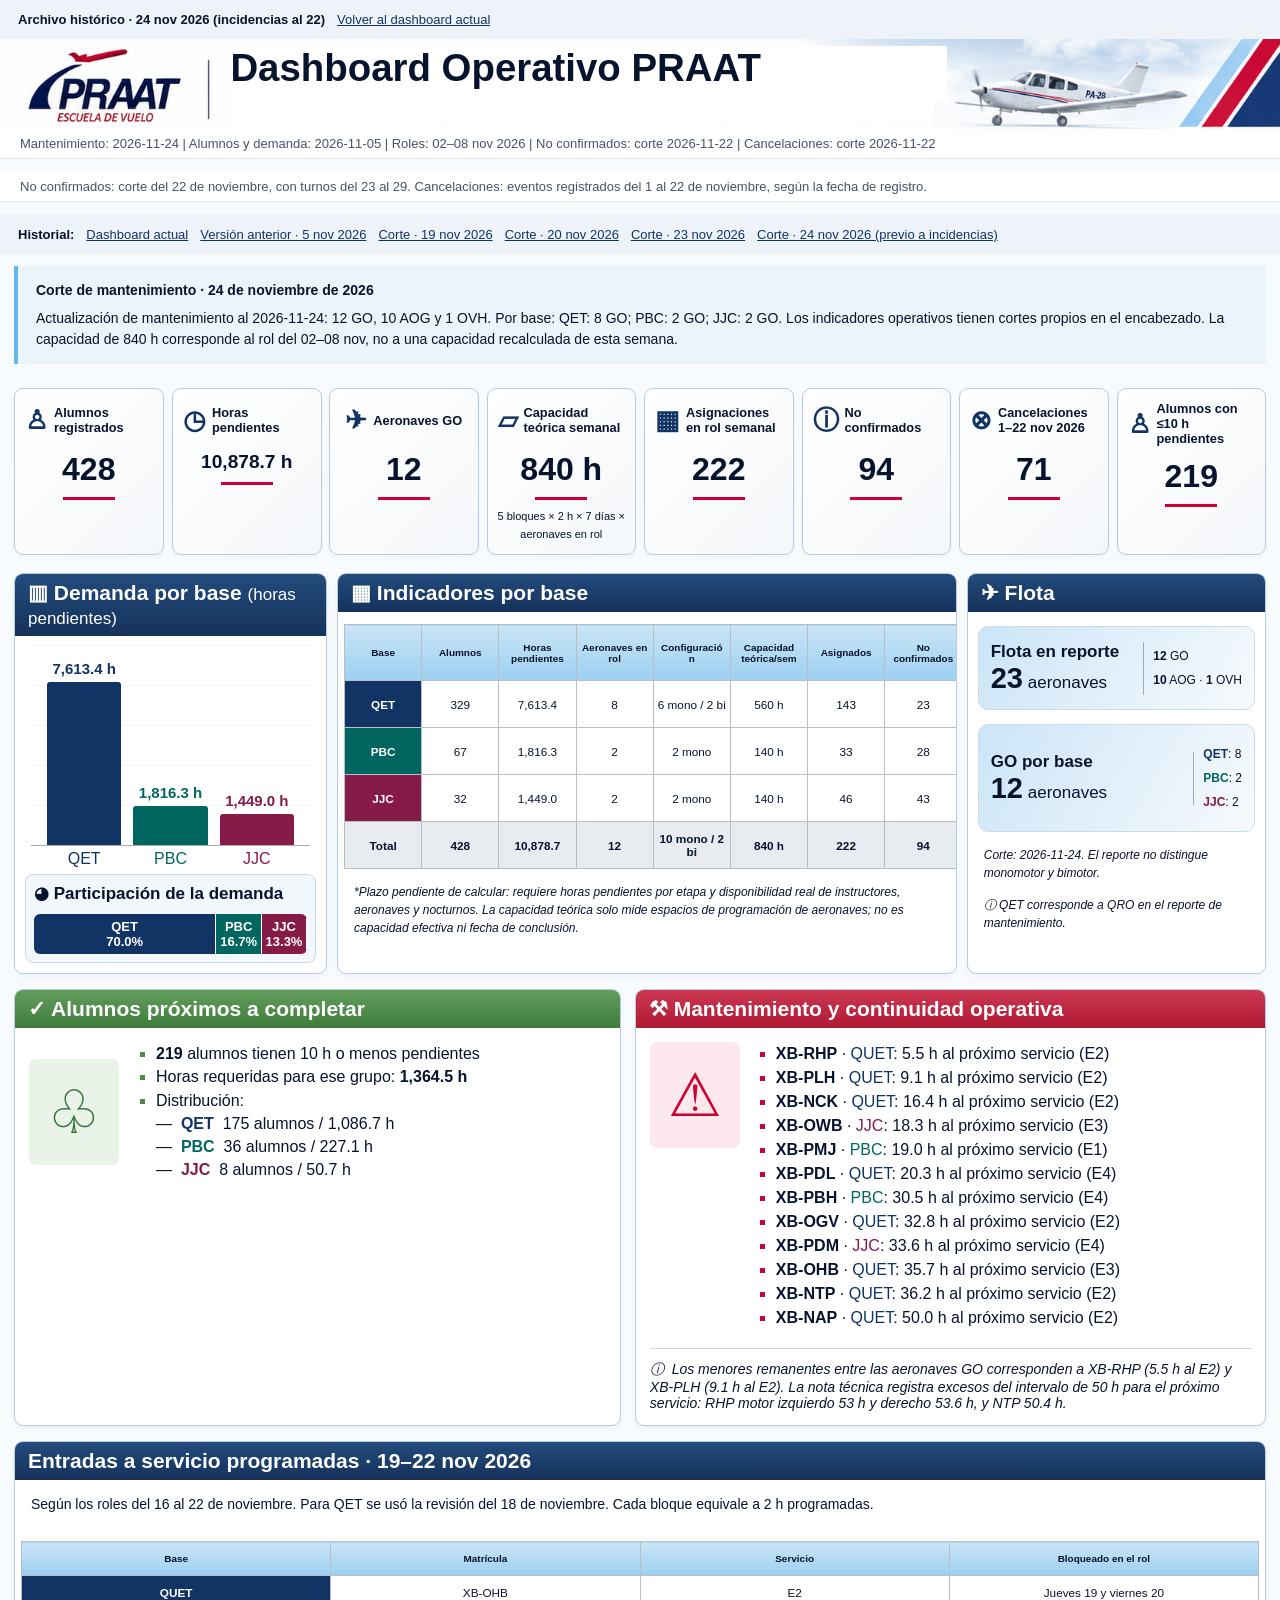
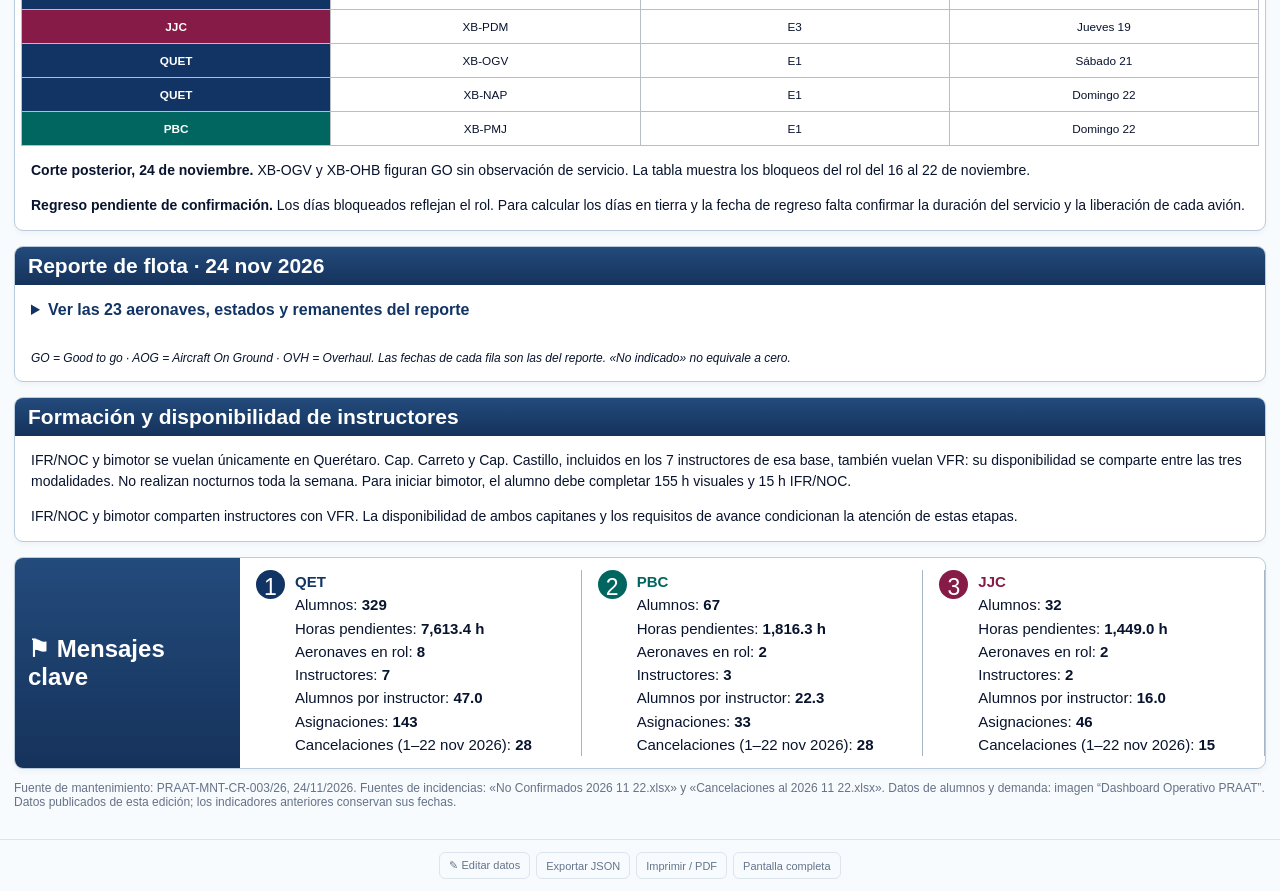
<file: historial/2026-11-24-incidencias/index.html>
<!doctype html>
<html lang="es">
  <head><base href="../../">
    <meta charset="utf-8" />
    <meta name="viewport" content="width=device-width,initial-scale=1" />
    <title>Dashboard Operativo PRAAT</title>
    <style>:root {
  --navy: #123465;
  --red: #ce0034;
  --blue: #69b7e8;
  --line: #b9cbdc;
}
* {
  box-sizing: border-box;
}
body {
  margin: 0;
  background: #f8fbfd;
  color: #08132d;
  font:
    16px Arial,
    sans-serif;
}
nav {
  display: flex;
  justify-content: space-between;
  align-items: center;
  padding: 10px 18px;
  background: #102d54;
  color: white;
  gap: 12px;
}
nav > span {
  font-weight: bold;
}
nav > div {
  display: flex;
  gap: 7px;
  flex-wrap: wrap;
}
button,
.button {
  font: inherit;
  font-size: 13px;
  cursor: pointer;
  padding: 9px 12px;
  border: 1px solid #bacbdc;
  border-radius: 6px;
  background: white;
  color: #14335c;
  display: inline-block;
}
button:hover,
.button:hover {
  background: #e4eff8;
}
button:focus-visible,
.button:focus-within,
input:focus-visible {
  outline: 3px solid #69b7e8;
  outline-offset: 2px;
}
header {
  background: white url(referencia.png) top center/100% auto no-repeat;
  aspect-ratio: 14.2/1;
  min-height: 70px;
}
h1 {
  position: absolute;
  width: 1px;
  height: 1px;
  overflow: hidden;
  clip-path: inset(50%);
}
.dates {
  padding: 7px 20px;
  background: white;
  color: #46536a;
  font-size: 13px;
  border-bottom: 1px solid #dce5ec;
}
main {
  padding: 12px 14px 18px;
  max-width: 2200px;
  margin: auto;
}
.kpis {
  display: grid;
  grid-template-columns: repeat(8, 1fr);
  gap: 8px;
  margin-bottom: 18px;
}
.kpi {
  border: 1px solid var(--line);
  border-radius: 9px;
  background: linear-gradient(135deg, white, #f4f7fa);
  padding: 12px 10px;
  text-align: center;
  box-shadow: 0 3px 5px #12346508;
}
.ktitle {
  display: flex;
  align-items: center;
  justify-content: center;
  text-align: left;
  gap: 10px;
  min-height: 38px;
  font-weight: bold;
  font-size: 15px;
}
.icon {
  font-size: 30px;
  color: var(--navy);
}
.kvalue {
  font-size: clamp(24px, 2.7vw, 47px);
  font-weight: 800;
  margin: 12px 0 6px;
  white-space: nowrap;
}
.kvalue:after {
  content: "";
  display: block;
  margin: 9px auto 0;
  width: 52px;
  height: 3px;
  background: var(--red);
}
.kpi small {
  font-size: 11px;
}
.mainrow {
  display: grid;
  grid-template-columns: 25% 49.5% 1fr;
  gap: 10px;
}
.panel {
  border: 1px solid var(--line);
  border-radius: 9px;
  background: white;
  box-shadow: 0 3px 5px #1234650a;
  overflow: hidden;
}
h2 {
  margin: 0;
  padding: 7px 13px;
  background: linear-gradient(#234b7c, #15325b);
  color: white;
  font-size: 21px;
}
h2 small {
  font-size: 17px;
  font-weight: normal;
}
#chart {
  height: 210px;
  padding: 17px 16px 0;
  display: flex;
  gap: 12px;
  align-items: end;
  border-bottom: 1px solid #aaa;
  margin: 0 16px 28px;
  background: repeating-linear-gradient(
    to top,
    transparent 0,
    transparent 39px,
    #e6ebf0 40px
  );
}
.bar {
  flex: 1;
  position: relative;
  background: linear-gradient(120deg, #194479, #082552);
  border-radius: 3px 3px 0 0;
  min-height: 2px;
}
.bar strong {
  position: absolute;
  top: -22px;
  width: 100%;
  text-align: center;
  white-space: nowrap;
  font-size: 15px;
}
.bar span {
  position: absolute;
  bottom: -23px;
  width: 100%;
  text-align: center;
}
.share {
  margin: 10px;
  padding: 8px;
  border: 1px solid #c9d9e6;
  border-radius: 8px;
  background: #f2f7fc;
}
h3 {
  margin: 0 0 10px;
  font-size: 17px;
}
#shares {
  display: flex;
  border-radius: 6px;
  overflow: hidden;
  color: white;
  text-align: center;
  font-weight: bold;
  font-size: 13px;
}
#shares > div {
  padding: 5px 1px;
  min-width: 45px;
  background: var(--navy);
  border-right: 1px solid white;
}
.tablewrap {
  overflow: auto;
  padding: 12px 6px 0;
}
table {
  border-collapse: collapse;
  width: 100%;
  font-size: 14px;
  text-align: center;
}
th,
td {
  padding: 11px 5px;
  border: 1px solid #b9bec6;
}
th {
  background: linear-gradient(#cae5f7, #9cd0f1);
  font-size: 12px;
}
tbody tr td:first-child {
  background: var(--navy);
  color: white;
  font-weight: bold;
}
tfoot {
  font-weight: bold;
  background: #e8ebef;
}
.foot {
  font-size: 12px;
  font-style: italic;
  margin: 14px 16px;
  line-height: 1.5;
}
.fleetcard {
  margin: 14px 10px;
  padding: 12px;
  background: linear-gradient(120deg, #cce5f8, #f7fafc);
  border: 1px solid #c8dcea;
  border-radius: 10px;
  display: flex;
  gap: 16px;
  align-items: center;
}
.fleetcard > div:first-child {
  flex: 1;
  border-right: 1px solid #9babc0;
  font-size: 19px;
}
.fleetcard strong {
  font-size: 29px;
}
.fleetcard p {
  font-size: 14px;
  margin: 10px 0;
}
.secondrow {
  display: grid;
  grid-template-columns: 1fr 1.04fr;
  gap: 14px;
  margin-top: 15px;
}
.students h2 {
  background: linear-gradient(#639d5d, #3f7c3b);
}
.maintenance h2 {
  background: linear-gradient(#cc3752, #af1934);
}
#students,
#maintenance {
  display: flex;
  gap: 18px;
  padding: 14px;
  align-items: center;
  min-height: 140px;
}
.bigicon {
  font-size: 60px;
  padding: 18px;
  color: #37763b;
  background: #e9f3e8;
  border-radius: 7px;
}
#students ul {
  list-style-type: square;
  padding-left: 19px;
  margin: 0;
  line-height: 1.45;
}
#students li::marker {
  color: #4d8c43;
}
#maintenance .bigicon {
  color: var(--red);
  background: #fce8ed;
}
#maintenance ul {
  margin: 0;
  padding-left: 18px;
  line-height: 1.5;
  list-style-type: square;
}
#maintenance li::marker {
  color: var(--red);
}
#maintenance aside {
  border-left: 1px solid #9ba8ba;
  padding-left: 18px;
  max-width: 235px;
  font-style: italic;
  font-size: 14px;
}
.messages {
  display: flex;
  margin-top: 15px;
}
.messages h2 {
  display: flex;
  align-items: center;
  min-width: 225px;
  font-size: 24px;
}
.messages > div {
  display: grid;
  grid-template-columns: repeat(4, 1fr);
  padding: 12px 0;
}
.message {
  padding: 0 16px;
  border-right: 1px solid #a6b5c6;
  display: flex;
  gap: 10px;
  font-size: 15px;
  line-height: 1.35;
}
.badge {
  background: var(--red);
  border-radius: 50%;
  color: white;
  font-size: 23px;
  min-width: 29px;
  height: 29px;
  text-align: center;
}
.source {
  color: #657287;
  font-size: 12px;
  margin-bottom: 0;
}
.warning {
  font-size: 12px;
  color: #99420b;
}
.warning:empty {
  display: none;
}
dialog {
  width: 900px;
  max-width: 95vw;
  border: 1px solid #bacbdc;
  border-radius: 14px;
  padding: 22px;
  max-height: 92vh;
}
dialog::backdrop {
  background: #081b39aa;
}
.dialoghead {
  display: flex;
  justify-content: space-between;
  gap: 15px;
}
.dialoghead h2 {
  background: none;
  color: #123465;
  padding: 0;
}
.dialoghead p,
.note {
  font-size: 13px;
  color: #5c687a;
}
fieldset {
  border: 1px solid #d1dce8;
  border-radius: 8px;
  margin: 16px 0;
  padding: 14px;
  display: grid;
  grid-template-columns: repeat(3, 1fr);
  gap: 12px;
}
legend {
  font-weight: bold;
  color: #123465;
}
label.field {
  display: flex;
  flex-direction: column;
  gap: 5px;
  font-size: 13px;
}
input {
  width: 100%;
  padding: 9px;
  border: 1px solid #b7c7d8;
  border-radius: 5px;
  font: inherit;
}
.actions {
  display: flex;
  justify-content: end;
  gap: 8px;
  position: sticky;
  bottom: -22px;
  background: white;
  padding: 12px 0;
}
.primary {
  background: #123465;
  color: white;
}
#toast {
  position: fixed;
  bottom: 20px;
  left: 50%;
  transform: translateX(-50%);
  background: #123465;
  color: white;
  padding: 12px 22px;
  border-radius: 7px;
  display: none;
}
@media (min-width: 1700px) {
  #chart {
    height: 250px;
  }
  table {
    font-size: 16px;
  }
  th {
    font-size: 14px;
  }
  .kpi {
    min-height: 140px;
  }
}
@media (max-width: 1150px) {
  .kpis {
    grid-template-columns: repeat(4, 1fr);
  }
  .mainrow {
    grid-template-columns: 1fr 2fr;
  }
  .fleet {
    grid-column: 1/-1;
  }
  #fleet {
    display: flex;
  }
  .fleetcard {
    flex: 1;
  }
  .secondrow {
    grid-template-columns: 1fr;
  }
  .messages {
    display: block;
  }
  .messages > div {
    grid-template-columns: repeat(2, 1fr);
    gap: 16px;
  }
  .kvalue {
    font-size: 32px;
  }
}
@media (max-width: 650px) {
  nav {
    align-items: start;
    flex-direction: column;
  }
  header {
    min-height: 0;
  }
  .kpis {
    grid-template-columns: repeat(2, 1fr);
  }
  .mainrow {
    display: block;
  }
  .panel {
    margin-bottom: 12px;
  }
  .secondrow {
    display: block;
  }
  .messages > div {
    grid-template-columns: 1fr;
  }
  .message {
    border: 0;
  }
  #fleet {
    display: block;
  }
  #maintenance {
    flex-wrap: wrap;
  }
  fieldset {
    grid-template-columns: 1fr 1fr;
  }
  .bigicon {
    display: none;
  }
  .ktitle {
    font-size: 14px;
  }
  main {
    padding: 10px;
  }
  h2 {
    font-size: 19px;
  }
}
@media print {
  nav,
  .source,
  #warning,
  dialog,
  #toast {
    display: none !important;
  }
  body {
    background: white;
    font-size: 12px;
  }
  main {
    padding: 3px;
  }
  .kpis {
    grid-template-columns: repeat(8, 1fr);
    gap: 4px;
  }
  .ktitle {
    font-size: 10px;
  }
  .icon {
    font-size: 19px;
  }
  .kvalue {
    font-size: 25px;
  }
  .kpi {
    padding: 6px;
  }
  .mainrow {
    display: grid;
    grid-template-columns: 25% 49% 1fr;
  }
  .fleet {
    grid-column: auto;
  }
  #fleet {
    display: block;
  }
  h2 {
    font-size: 15px;
  }
  .secondrow {
    display: grid;
    grid-template-columns: 1fr 1fr;
  }
  .messages {
    display: flex;
  }
  .messages h2 {
    min-width: 150px;
  }
  .messages > div {
    grid-template-columns: repeat(4, 1fr);
  }
  .message {
    font-size: 11px;
  }
  table {
    font-size: 10px;
  }
  th {
    font-size: 9px;
  }
  th,
  td {
    padding: 8px 3px;
  }
  #chart {
    height: 150px;
  }
  .bar strong {
    font-size: 11px;
  }
  .bigicon {
    font-size: 30px;
    padding: 8px;
  }
  #students,
  #maintenance {
    font-size: 11px;
    padding: 8px;
    gap: 8px;
  }
  #maintenance aside {
    font-size: 10px;
  }
  .panel {
    break-inside: avoid;
  }
  * {
    -webkit-print-color-adjust: exact;
    print-color-adjust: exact;
  }
  @page {
    size: A3 landscape;
    margin: 8mm;
  }
}
:root {
}
.kpis {
  grid-template-columns: repeat(8, minmax(0, 1fr));
}
.kpi,
.mainrow > * {
  min-width: 0;
}
.kvalue {
  font-size: clamp(22px, 2.5vw, 47px);
}
.ktitle {
  font-size: clamp(11px, 1vw, 16px);
  gap: 6px;
}
.icon {
  font-size: clamp(20px, 2vw, 30px);
}
table {
  table-layout: fixed;
  font-size: clamp(10px, 0.92vw, 16px);
}
th {
  font-size: clamp(9px, 0.78vw, 14px);
  overflow-wrap: anywhere;
}
td {
  padding: 10px 3px;
  overflow-wrap: anywhere;
}
header {
  position: relative;
}
header:after {
  content: "";
  position: absolute;
  left: 18%;
  top: 65%;
  width: 55%;
  height: 31%;
  background: white;
}
.fleetcard {
  gap: 9px;
}
.fleetcard > div:first-child {
  font-size: 17px;
}
.fleetcard p {
  font-size: 12px;
}
@media (max-width: 1150px) {
  .kpis {
    grid-template-columns: repeat(4, minmax(0, 1fr));
  }
  .ktitle {
    font-size: 14px;
  }
}
@media (max-width: 650px) {
  .kpis {
    grid-template-columns: repeat(2, minmax(0, 1fr));
  }
  table {
    min-width: 680px;
  }
}
@media print {
  .kpis {
    grid-template-columns: repeat(8, minmax(0, 1fr));
  }
}
.kpi:nth-child(2) {
  container-type: inline-size;
}
.kpi:nth-child(2) .kvalue {
  font-size: clamp(14px, 15cqw, 36px);
}

nav {
  background: transparent;
  border-top: 1px solid #dce5ec;
  color: #64748b;
  justify-content: center;
  padding: 12px 14px;
  margin-top: 12px;
}
nav > div {
  justify-content: center;
  gap: 6px;
}
nav button,
nav .button {
  font-size: 11px;
  padding: 6px 9px;
  background: transparent;
  border-color: #dce5ec;
  color: #64748b;
}
nav button:hover,
nav .button:hover {
  background: #edf2f7;
  color: #123465;
}
@media (max-width: 650px) {
  nav {
    align-items: center;
  }
}

.messages > div {
  grid-template-columns: repeat(3, minmax(0, 1fr));
  width: 100%;
}
.training {
  margin-top: 15px;
}
.training p {
  padding: 0 16px;
  line-height: 1.5;
  font-size: 14px;
}
.indicators table {
  min-width: 850px;
}
.indicators .tablewrap {
  overflow-x: auto;
}
.message {
  line-height: 1.55;
}
@media (max-width: 650px) {
  .messages > div {
    grid-template-columns: 1fr;
  }
  .message {
    padding: 12px 16px;
  }
}
@media print {
  .indicators table {
    min-width: 0;
  }
  .messages > div {
    grid-template-columns: repeat(3, 1fr);
  }
}

/* Título editable sobre el encabezado de referencia. */
header h1 {
  position: absolute;
  clip-path: none;
  overflow: visible;
  left: 18%;
  right: 26%;
  top: 8%;
  width: auto;
  height: auto;
  margin: 0;
  padding: 0 0 12px;
  background: white;
  font-size: clamp(12px, 3vw, 54px);
  font-weight: 800;
  line-height: 1.15;
  z-index: 1;
}


/* Ediciones e historial */
.history-nav{display:flex;gap:12px;flex-wrap:wrap;align-items:center;padding:12px 18px;background:#edf3f9;font-size:13px}
.history-nav a{color:#123465}.week-note{margin:12px 14px;padding:14px 18px;border-left:4px solid #69b7e8;background:#eaf4fb;font-size:14px;line-height:1.5}
.week-note p{margin:7px 0 0}.weekly-report{margin-top:15px}.weekly-report summary{cursor:pointer;padding:16px;font-weight:bold;color:#123465}.weekly-report table{min-width:1100px}.weekly-report td{font-size:12px}.maintenance #maintenance{align-items:flex-start;flex-wrap:wrap}.maintenance #maintenance aside{max-width:none;border-left:0;border-top:1px solid #c9d9e6;padding:12px 0 0;width:100%}
@media print{.history-nav{display:none}.weekly-report{break-inside:auto}.weekly-report details:not([open]){display:none}}

/* Un color por base, compartido por todas las secciones. */
[data-base] {
  --base-color: var(--navy);
}
[data-base="PBC"] {
  --base-color: #00665f;
}
[data-base="JJC"] {
  --base-color: #861b47;
}
#chart .bar[data-base],
#shares > div[data-base],
#table tbody tr[data-base] > td:first-child,
#report-table tbody tr[data-base] > td:first-child,
#servicios-programados tbody tr[data-base] > td:first-child,
.message[data-base] .badge {
  background: var(--base-color);
  color: white;
}
#chart .bar[data-base] :is(strong, span),
.base-label[data-base],
.message[data-base] > span:last-child > b:first-child {
  color: var(--base-color);
}
</style>
  </head>
  <body><div class="history-nav"><strong>Archivo histórico · 24 nov 2026 (incidencias al 22)</strong><a href="./">Volver al dashboard actual</a></div>
    <header aria-label="Dashboard Operativo PRAAT, Escuela de Vuelo">
      <h1 data-texto="pagina">Dashboard Operativo PRAAT</h1>
    </header>
    <div class="dates" id="dates"></div>
    <p class="dates">No confirmados: corte del 22 de noviembre, con turnos del 23 al 29. Cancelaciones: eventos registrados del 1 al 22 de noviembre, según la fecha de registro.</p><div class="history-nav"><strong>Historial:</strong> <a href="./">Dashboard actual</a> <a href="historial/2026-11-05/">Versión anterior · 5 nov 2026</a> <a href="historial/2026-11-19/">Corte · 19 nov 2026</a> <a href="historial/2026-11-20/">Corte · 20 nov 2026</a> <a href="historial/2026-11-23/">Corte · 23 nov 2026</a> <a href="historial/2026-11-24/">Corte · 24 nov 2026 (previo a incidencias)</a></div><section class="week-note"><b>Corte de mantenimiento · 24 de noviembre de 2026</b><p id="week-summary"></p></section>
    <main>
      <section id="kpis" class="kpis"></section>
      <div class="mainrow">
        <section class="panel demand">
          <h2>
            <span data-texto="demanda"></span>
            <small data-texto="subtituloDemanda"></small>
          </h2>
          <div id="chart"></div>
          <div class="share">
            <h3 data-texto="participacion">◕ Participación de la demanda</h3>
            <div id="shares"></div>
          </div>
        </section>
        <section class="panel indicators">
          <h2 data-texto="indicadores">▦ Indicadores por base</h2>
          <div class="tablewrap"><table id="table"></table></div>
          <p class="foot">
            *Plazo pendiente de calcular: requiere horas pendientes por etapa y
            disponibilidad real de instructores, aeronaves y nocturnos. La
            capacidad teórica solo mide espacios de programación de aeronaves;
            no es capacidad efectiva ni fecha de conclusión.
          </p>
        </section>
        <section class="panel fleet">
          <h2 data-texto="flota">✈ Flota</h2>
          <div id="fleet"></div>
          <p class="foot">
            ⓘ QET corresponde a QRO en el reporte de mantenimiento.
          </p>
        </section>
      </div>
      <div class="secondrow">
        <section class="panel students">
          <h2 data-texto="alumnos">✓ Alumnos próximos a completar</h2>
          <div id="students"></div>
        </section>
        <section class="panel maintenance">
          <h2 data-texto="mantenimiento">
            ⚒ Mantenimiento y continuidad operativa
          </h2>
          <div id="maintenance"></div>
        </section>
      </div>
      <section class="panel training" id="servicios-programados" aria-labelledby="titulo-servicios">
        <h2 id="titulo-servicios">Entradas a servicio programadas · 19–22 nov 2026</h2>
        <p>Según los roles del 16 al 22 de noviembre. Para QET se usó la revisión del 18 de noviembre. Cada bloque equivale a 2 h programadas.</p>
        <div class="tablewrap">
          <table aria-labelledby="titulo-servicios" style="min-width: 480px">
            <thead><tr><th scope="col">Base</th><th scope="col">Matrícula</th><th scope="col">Servicio</th><th scope="col">Bloqueado en el rol</th></tr></thead>
            <tbody>
              <tr data-base="QUET"><td>QUET</td><td>XB-OHB</td><td>E2</td><td>Jueves 19 y viernes 20</td></tr>
              <tr data-base="JJC"><td>JJC</td><td>XB-PDM</td><td>E3</td><td>Jueves 19</td></tr>
              <tr data-base="QUET"><td>QUET</td><td>XB-OGV</td><td>E1</td><td>Sábado 21</td></tr>
              <tr data-base="QUET"><td>QUET</td><td>XB-NAP</td><td>E1</td><td>Domingo 22</td></tr>
              <tr data-base="PBC"><td>PBC</td><td>XB-PMJ</td><td>E1</td><td>Domingo 22</td></tr>
            </tbody>
          </table>
        </div>
        <p><strong>Corte posterior, 24 de noviembre.</strong> XB-OGV y XB-OHB figuran GO sin observación de servicio. La tabla muestra los bloqueos del rol del 16 al 22 de noviembre.</p>
        <p><strong>Regreso pendiente de confirmación.</strong> Los días bloqueados reflejan el rol. Para calcular los días en tierra y la fecha de regreso falta confirmar la duración del servicio y la liberación de cada avión.</p>
      </section>
      <section class="panel weekly-report"><h2>Reporte de flota · 24 nov 2026</h2><details><summary>Ver las 23 aeronaves, estados y remanentes del reporte</summary><div class="tablewrap"><table id="report-table"></table></div></details><p class="foot">GO = Good to go · AOG = Aircraft On Ground · OVH = Overhaul. Las fechas de cada fila son las del reporte. «No indicado» no equivale a cero.</p></section><section class="panel training">
        <h2 data-texto="formacion">
          Formación y disponibilidad de instructores
        </h2>
        <p id="training"></p>
        <p>
          IFR/NOC y bimotor comparten instructores con VFR. La disponibilidad de
          ambos capitanes y los requisitos de avance condicionan la atención de
          estas etapas.
        </p>
      </section>
      <section class="messages panel">
        <h2 data-texto="mensajes">⚑ Mensajes clave</h2>
        <div id="messages"></div>
      </section>
      <p class="source">
        Fuente de mantenimiento: PRAAT-MNT-CR-003/26, 24/11/2026. Fuentes de incidencias: «No Confirmados 2026 11 22.xlsx» y «Cancelaciones al 2026 11 22.xlsx». Datos de alumnos y demanda: imagen “Dashboard Operativo PRAAT”.
        <span id="saved">Datos iniciales de la referencia.</span>
      </p>
      <p id="warning" class="warning"></p>
    </main>
    <nav>
      <div>
        <button id="edit" hidden disabled>✎ Editar datos</button
        ><button id="export">Exportar JSON</button
        ><label class="button" hidden style="display:none"
          >Importar JSON<input
            id="import" disabled
            type="file"
            accept="application/json"
            hidden /></label
        ><button onclick="window.print()">Imprimir / PDF</button
        ><button id="full">Pantalla completa</button>
      </div>
    </nav>
    <dialog id="editor">
      <form id="form">
        <div class="dialoghead">
          <div>
            <h2>Editar datos operativos</h2>
            <p>Los totales, gráficas y mensajes se recalculan al guardar.</p>
          </div>
          <button type="button" id="close" aria-label="Cerrar">✕</button>
        </div>
        <div id="fields"></div>
        <p class="note">
          Los cambios se guardan en este navegador. Exporta un JSON para
          respaldarlos o trasladarlos a otro equipo.
        </p>
        <div class="actions">
          <button type="button" id="reset">Cargar datos publicados</button
          ><button type="button" id="cancel">Cancelar</button
          ><button class="primary" type="submit">Guardar cambios</button>
        </div>
      </form>
    </dialog>
    <div id="toast" role="status"></div>
    <script>
// EDICIÓN SEMANAL. El corte de mantenimiento se actualiza por separado.
const DATOS_INICIALES = {
  "cut": "2026-11-05",
  "roles": "02–08 nov 2026",
  "incidents": "2026-11-22",
  "unconfirmedCut": "2026-11-22",
  "period": "1–22 nov 2026",
  "blocks": 5,
  "duration": 2,
  "days": 7,
  "totalMono": 19,
  "totalBi": 4,
  "goMono": 10,
  "goBi": 2,
  "cancellations": 71,
  "trainingNote": "IFR/NOC y bimotor se vuelan únicamente en Querétaro. Cap. Carreto y Cap. Castillo, incluidos en los 7 instructores de esa base, también vuelan VFR: su disponibilidad se comparte entre las tres modalidades. No realizan nocturnos toda la semana. Para iniciar bimotor, el alumno debe completar 155 h visuales y 15 h IFR/NOC.",
  "maintenanceNote": "Los menores remanentes entre las aeronaves GO corresponden a XB-RHP (5.5 h al E2) y XB-PLH (9.1 h al E2). La nota técnica registra excesos del intervalo de 50 h para el próximo servicio: RHP motor izquierdo 53 h y derecho 53.6 h, y NTP 50.4 h.",
  "bases": [
    {
      "name": "QET",
      "instructors": 7,
      "students": 329,
      "hours": 7613.4,
      "mono": 6,
      "bi": 2,
      "assigned": 143,
      "unconfirmed": 23,
      "cancel": 28,
      "near": 175,
      "nearHours": 1086.7
    },
    {
      "name": "PBC",
      "instructors": 3,
      "students": 67,
      "hours": 1816.3,
      "mono": 2,
      "bi": 0,
      "assigned": 33,
      "unconfirmed": 28,
      "cancel": 28,
      "near": 36,
      "nearHours": 227.1
    },
    {
      "name": "JJC",
      "instructors": 2,
      "students": 32,
      "hours": 1449,
      "mono": 2,
      "bi": 0,
      "assigned": 46,
      "unconfirmed": 43,
      "cancel": 15,
      "near": 8,
      "nearHours": 50.7
    }
  ],
  "maintenance": [
    {
      "id": "XB-RHP",
      "hours": 5.5,
      "service": "E2"
    },
    {
      "id": "XB-PLH",
      "hours": 9.1,
      "service": "E2"
    },
    {
      "id": "XB-NCK",
      "hours": 16.4,
      "service": "E2"
    },
    {
      "id": "XB-OWB",
      "hours": 18.3,
      "service": "E3"
    },
    {
      "id": "XB-PMJ",
      "hours": 19,
      "service": "E1"
    },
    {
      "id": "XB-PDL",
      "hours": 20.3,
      "service": "E4"
    },
    {
      "id": "XB-PBH",
      "hours": 30.5,
      "service": "E4"
    },
    {
      "id": "XB-OGV",
      "hours": 32.8,
      "service": "E2"
    },
    {
      "id": "XB-PDM",
      "hours": 33.6,
      "service": "E4"
    },
    {
      "id": "XB-OHB",
      "hours": 35.7,
      "service": "E3"
    },
    {
      "id": "XB-NTP",
      "hours": 36.2,
      "service": "E2"
    },
    {
      "id": "XB-NAP",
      "hours": 50,
      "service": "E2"
    }
  ],
  "edition": "2026-11-19",
  "maintenanceCut": "2026-11-24",
  "sourceReport": "PRAAT-MNT-CR-003/26 · 24/11/2026",
  "fleetRecords": [
    {
      "base": "QET",
      "status": "AOG",
      "id": "XB-GOJ",
      "hours": 9.9,
      "service": "E4",
      "date": "15/11/2026",
      "note": "ALTERNADOR",
      "engine": 19.7,
      "propeller": 119.7
    },
    {
      "base": "QET",
      "status": "AOG",
      "id": "XB-NAN",
      "hours": null,
      "service": "—",
      "date": "MNT",
      "note": "AWC vencido; trabajos de mantenimiento",
      "engine": null,
      "propeller": null
    },
    {
      "base": "QET",
      "status": "GO",
      "id": "XB-NAP",
      "hours": 50,
      "service": "E2",
      "date": "22/11/2026",
      "note": "",
      "engine": 940.4,
      "propeller": 740.4
    },
    {
      "base": "QET",
      "status": "GO",
      "id": "XB-NCK",
      "hours": 16.4,
      "service": "E2",
      "date": "23/11/2026",
      "note": "",
      "engine": 1351.9,
      "propeller": 1151.9
    },
    {
      "base": "QET",
      "status": "GO",
      "id": "XB-NTP",
      "hours": 36.2,
      "service": "E2",
      "date": "02/11/2026",
      "note": "",
      "engine": 349.1,
      "propeller": 149.1
    },
    {
      "base": "QET",
      "status": "GO",
      "id": "XB-OGV",
      "hours": 32.8,
      "service": "E2",
      "date": "23/11/2026",
      "note": "",
      "engine": 1939.9,
      "propeller": 1739.9
    },
    {
      "base": "QET",
      "status": "GO",
      "id": "XB-OHB",
      "hours": 35.7,
      "service": "E3",
      "date": "23/11/2026",
      "note": "",
      "engine": 725,
      "propeller": 525
    },
    {
      "base": "QET",
      "status": "GO",
      "id": "XB-PDL",
      "hours": 20.3,
      "service": "E4",
      "date": "23/11/2026",
      "note": "",
      "engine": 880.3,
      "propeller": 680.3
    },
    {
      "base": "QET",
      "status": "GO",
      "id": "XB-PLH",
      "hours": 9.1,
      "service": "E2",
      "date": "23/11/2026",
      "note": "",
      "engine": 1541.7,
      "propeller": 1264.8
    },
    {
      "base": "QET",
      "status": "AOG",
      "id": "XB-PMV",
      "hours": null,
      "service": "—",
      "date": "Trabajos de mantenimiento",
      "note": "Documentación pendiente para AWC",
      "engine": null,
      "propeller": null
    },
    {
      "base": "QET",
      "status": "GO",
      "id": "XB-RHP",
      "hours": 5.5,
      "service": "E2",
      "date": "21/11/2026",
      "note": "",
      "engine": 1380.6,
      "propeller": 180.6
    },
    {
      "base": "QET",
      "status": "AOG",
      "id": "XB-SUV",
      "hours": null,
      "service": "—",
      "date": "—",
      "note": "Documentación pendiente para AWC",
      "engine": null,
      "propeller": null
    },
    {
      "base": "PBC",
      "status": "OVH",
      "id": "XB-ODC",
      "hours": null,
      "service": "OVERHAUL",
      "date": "OVERHAUL",
      "note": "OVERHAUL",
      "engine": null,
      "propeller": null
    },
    {
      "base": "PBC",
      "status": "GO",
      "id": "XB-PBH",
      "hours": 30.5,
      "service": "E4",
      "date": "22/11/2026",
      "note": "",
      "engine": 1650.4,
      "propeller": 1450.4
    },
    {
      "base": "PBC",
      "status": "GO",
      "id": "XB-PMJ",
      "hours": 19,
      "service": "E1",
      "date": "23/11/2026",
      "note": "",
      "engine": 249.5,
      "propeller": 49.5
    },
    {
      "base": "PBC",
      "status": "AOG",
      "id": "XB-ITD",
      "hours": null,
      "service": "25 hrs",
      "date": "11/05/2026",
      "note": "Documentación pendiente para AWC",
      "engine": null,
      "propeller": null
    },
    {
      "base": "JJC",
      "status": "GO",
      "id": "XB-OWB",
      "hours": 18.3,
      "service": "E3",
      "date": "21/11/2026",
      "note": "",
      "engine": 336.8,
      "propeller": 1286.5
    },
    {
      "base": "JJC",
      "status": "GO",
      "id": "XB-PDM",
      "hours": 33.6,
      "service": "E4",
      "date": "23/11/2026",
      "note": "",
      "engine": 1270.4,
      "propeller": 1070.4
    },
    {
      "base": "JJC",
      "status": "AOG",
      "id": "XB-AWN",
      "hours": null,
      "service": "—",
      "date": "—",
      "note": "Documentación pendiente para AWC",
      "engine": null,
      "propeller": null
    },
    {
      "base": "JJC",
      "status": "AOG",
      "id": "XB-FOJ",
      "hours": null,
      "service": "—",
      "date": "—",
      "note": "Aeronave a nombre de otro propietario",
      "engine": null,
      "propeller": null
    },
    {
      "base": "JJC",
      "status": "AOG",
      "id": "XB-KHN",
      "hours": null,
      "service": "—",
      "date": "—",
      "note": "Aeronave a nombre de otro propietario",
      "engine": null,
      "propeller": null
    },
    {
      "base": "JJC",
      "status": "AOG",
      "id": "XB-BZB",
      "hours": null,
      "service": "—",
      "date": "—",
      "note": "Aeronave a nombre de otro propietario",
      "engine": null,
      "propeller": null
    },
    {
      "base": "JJC",
      "status": "AOG",
      "id": "XB-IKT",
      "hours": null,
      "service": "—",
      "date": "—",
      "note": "Aeronave a nombre de otro propietario",
      "engine": null,
      "propeller": null
    }
  ]
};
</script>
    <script>
// TÍTULOS. Cambia textos entre comillas; conserva las claves y el orden.
const TEXTOS = {
  pagina: "Dashboard Operativo PRAAT",
  demanda: "▥ Demanda por base",
  subtituloDemanda: "(horas pendientes)",
  participacion: "◕ Participación de la demanda",
  indicadores: "▦ Indicadores por base",
  flota: "✈ Flota",
  alumnos: "✓ Alumnos próximos a completar",
  mantenimiento: "⚒ Mantenimiento y continuidad operativa",
  formacion: "Formación y disponibilidad de instructores",
  mensajes: "⚑ Mensajes clave",
  plazoPendiente: "Pendiente de calcular",
  kpis: [
    "Alumnos registrados",
    "Horas pendientes",
    "Aeronaves GO",
    "Capacidad teórica semanal",
    "Asignaciones en rol semanal",
    "No confirmados",
    "Cancelaciones",
    "Alumnos con ≤10 h pendientes",
  ],
  columnas: [
    "Base",
    "Alumnos",
    "Horas pendientes",
    "Aeronaves en rol",
    "Configuración",
    "Capacidad teórica/sem",
    "Asignados",
    "No confirmados",
    "Cancelaciones",
    "Instructores",
    "Plazo estimado de atención*",
  ],
};

// ETIQUETAS DEL EDITOR
const ETIQUETAS_EDITOR = {
 edition:"Edición del dashboard", maintenanceCut:"Corte de mantenimiento", sourceReport:"Reporte fuente de mantenimiento",
  instructors: "Instructores de la base",
  trainingNote: "Modalidades, instructores especializados y requisitos",
  cut: "Fecha de corte",
  roles: "Periodo de roles",
  incidents: "Corte de incidencias",
  period: "Periodo de cancelaciones",
  blocks: "Bloques diarios",
  duration: "Horas por bloque",
  days: "Días por semana",
  totalMono: "Flota total: monomotores",
  totalBi: "Flota total: bimotores",
  goMono: "GO: monomotores",
  goBi: "GO: bimotores",
  cancellations: "Cancelaciones totales reportadas",
  maintenanceNote: "Observación de mantenimiento",
  name: "Base",
  students: "Alumnos",
  hours: "Horas pendientes",
  mono: "Monomotores en rol",
  bi: "Bimotores en rol",
  assigned: "Asignaciones",
  unconfirmed: "No confirmados",
  cancel: "Cancelaciones de la base",
  near: "Alumnos con ≤10 h pendientes",
  nearHours: "Horas del grupo ≤10 h",
  id: "Matrícula",
  service: "Servicio",
};
</script>
    <script>
// FUNCIONAMIENTO. Edita datos.js y textos.js para cambiar contenido.
const initial = DATOS_INICIALES;
const $ = (id) => document.getElementById(id),
  key = "praat-dashboard-" + (initial.edition || "v1"),
  clone = (x) => JSON.parse(JSON.stringify(x)),
  fmt = (n, d = 0) =>
    Number(n).toLocaleString("en-US", {
      minimumFractionDigits: d,
      maximumFractionDigits: d,
    }),
  esc = (x) =>
    String(x).replace(
      /[&<>"']/g,
      (c) =>
        ({
          "&": "&amp;",
          "<": "&lt;",
          ">": "&gt;",
          '"': "&quot;",
          "'": "&#39;",
        })[c],
    );
function aplicarTextos() {
  document.title = TEXTOS.pagina;
  document.querySelectorAll("[data-texto]").forEach((el) => {
    el.textContent = TEXTOS[el.dataset.texto];
  });
}
aplicarTextos();
let data = clone(initial),
  savedAt = null;
try {
  const s = null;
  if (s) {
    validate(s.data);
    data = s.data;
    savedAt = s.savedAt;
  }
} catch {}
function validate(d) {
  if (initial.edition && d?.edition !== initial.edition) throw Error("Este JSON corresponde a otra edición. Consúltalo en el historial; no reemplaza el reporte actual.");
  if (d && Array.isArray(d.bases)) {
    d.bases.forEach((b, i) => {
      if (b.instructors === undefined)
        b.instructors = initial.bases[i]?.instructors ?? 0;
    });
    if (d.trainingNote === undefined) d.trainingNote = initial.trainingNote;
  }
  if (
    !d ||
    !Array.isArray(d.bases) ||
    d.bases.length !== 3 ||
    !Array.isArray(d.maintenance)
  )
    throw Error("El archivo no tiene la estructura del dashboard.");
  if (!d.maintenanceCut || d.maintenanceCut < initial.maintenanceCut) {
    for (const field of ["maintenanceCut", "sourceReport", "fleetRecords", "maintenance", "maintenanceNote"]) {
      d[field] = clone(initial[field]);
    }
  }
  // Incorpora los nuevos cortes cuando la copia guardada es anterior.
  const newUnconfirmed = !d.unconfirmedCut || d.unconfirmedCut < initial.unconfirmedCut;
  const newCancellations = d.incidents < initial.incidents;
  if (newUnconfirmed) d.unconfirmedCut = initial.unconfirmedCut;
  if (newCancellations) {
    d.incidents = initial.incidents;
    d.period = initial.period;
    d.cancellations = initial.cancellations;
  }
  d.bases.forEach((base, index) => {
    const published = initial.bases.find((item) => item.name === base.name) || initial.bases[index];
    if (newUnconfirmed) base.unconfirmed = published.unconfirmed;
    if (newCancellations) base.cancel = published.cancel;
  });
  for (const k of [
    "cut",
    "roles",
    "incidents",
    "period",
    "maintenanceNote",
    "trainingNote",
  ])
    if (typeof d[k] !== "string") throw Error("Falta el campo " + k);
  for (const k of [
    "blocks",
    "duration",
    "days",
    "totalMono",
    "totalBi",
    "goMono",
    "goBi",
    "cancellations",
  ])
    if (!Number.isFinite(d[k]) || d[k] < 0) throw Error("Valor inválido: " + k);
  d.bases.forEach((b) => {
    if (typeof b.name !== "string") throw Error("Base inválida");
    for (const k of [
      "students",
      "instructors",
      "hours",
      "mono",
      "bi",
      "assigned",
      "unconfirmed",
      "cancel",
      "near",
      "nearHours",
    ])
      if (!Number.isFinite(b[k]) || b[k] < 0)
        throw Error("Valor inválido: " + k);
    if (b.near > b.students)
      throw Error(
        "Los alumnos próximos a completar no pueden superar el total de alumnos.",
      );
  });
  d.maintenance.forEach((m) => {
    if (
      typeof m.id !== "string" ||
      typeof m.service !== "string" ||
      !Number.isFinite(m.hours) ||
      m.hours < 0
    )
      throw Error("Mantenimiento inválido.");
  });
}
const sum = (k) => data.bases.reduce((s, b) => s + b[k], 0),
  cap = (b) => (b.mono + b.bi) * data.blocks * data.duration * data.days,
  weeks = (h, c) => (c ? fmt(h / c, 1) : "—");
// La base se obtiene por matrícula del registro fuente de mantenimiento.
function maintenanceBaseLabel(aircraft) {
  const base = aircraft.base || data.fleetRecords?.find(
    (record) => record.id === aircraft.id
  )?.base;
  const names = {
    QET: "QUET",
    QRO: "QUET",
    PBC: "PBC",
    JJC: "JJC",
  };
  return names[base] || base || "Base no indicada";
}
function render() {
  const h = sum("hours"),
    c = data.bases.reduce((s, b) => s + cap(b), 0),
    g = data.fleetRecords ? data.fleetRecords.filter(r => r.status === "GO").length : data.goMono + data.goBi;
  const kpis = [
    ["♙", TEXTOS.kpis[0], fmt(sum("students"))],
    ["◷", TEXTOS.kpis[1], fmt(h, 1) + " h"],
    ["✈", TEXTOS.kpis[2], fmt(g)],
    ["▱", TEXTOS.kpis[3], fmt(c) + " h"],
    ["▦", TEXTOS.kpis[4], fmt(sum("assigned"))],
    ["ⓘ", TEXTOS.kpis[5], fmt(sum("unconfirmed"))],
    ["⊗", TEXTOS.kpis[6] + " " + data.period, fmt(data.cancellations)],
    ["♙", TEXTOS.kpis[7], fmt(sum("near"))],
  ];
  $("dates").textContent =
    `Mantenimiento: ${data.maintenanceCut || data.cut} | Alumnos y demanda: ${data.cut} | Roles: ${data.roles} | No confirmados: corte ${data.unconfirmedCut} | Cancelaciones: corte ${data.incidents}`;
  $("kpis").innerHTML = kpis
    .map(
      ([icon, title, value], i) =>
        `<article class="kpi"><div class="ktitle"><span class="icon">${icon}</span>${esc(title)}</div><div class="kvalue">${value}</div>${i === 3 ? `<small>${data.blocks} bloques × ${data.duration} h × ${data.days} días × aeronaves en rol</small>` : ""}</article>`,
    )
    .join("");
  const max = Math.max(...data.bases.map((b) => b.hours), 1);
  $("chart").innerHTML = data.bases
    .map(
      (b) =>
        `<div class="bar" data-base="${esc(b.name)}" style="height:${(b.hours / max) * 85}%"><strong>${fmt(b.hours, 1)} h</strong><span>${esc(b.name)}</span></div>`,
    )
    .join("");
  $("shares").innerHTML = data.bases
    .map(
      (b) =>
        `<div data-base="${esc(b.name)}" style="flex:${b.hours || 1}">${esc(b.name)}<br>${fmt(h ? (b.hours / h) * 100 : 0, 1)}%</div>`,
    )
    .join("");
  $("table").innerHTML =
    "<thead><tr>" +
    TEXTOS.columnas
      .map((texto, i) => (i === 8 ? texto + " " + esc(data.period) : texto))
      .map((x) => `<th>${x}</th>`)
      .join("") +
    "</tr></thead><tbody>" +
    data.bases
      .map(
        (b) =>
          `<tr data-base="${esc(b.name)}">` +
          [
            esc(b.name),
            fmt(b.students),
            fmt(b.hours, 1),
            b.mono + b.bi,
            `${b.mono} mono${b.bi ? " / " + b.bi + " bi" : ""}`,
            fmt(cap(b)) + " h",
            fmt(b.assigned),
            fmt(b.unconfirmed),
            fmt(b.cancel),
            fmt(b.instructors),
            esc(TEXTOS.plazoPendiente),
          ]
            .map((x) => `<td>${x}</td>`)
            .join("") +
          "</tr>",
      )
      .join("") +
    `</tbody><tfoot><tr>${["Total", fmt(sum("students")), fmt(h, 1), sum("mono") + sum("bi"), sum("mono") + " mono / " + sum("bi") + " bi", fmt(c) + " h", fmt(sum("assigned")), fmt(sum("unconfirmed")), fmt(data.cancellations), fmt(sum("instructors")), esc(TEXTOS.plazoPendiente)].map((x) => `<td>${x}</td>`).join("")}</tr></tfoot>`;
  $("fleet").innerHTML = [
    ["Flota total", data.totalMono, data.totalBi],
    ["Flota GO", data.goMono, data.goBi],
  ]
    .map(
      ([t, m, b]) =>
        `<div class="fleetcard"><div><b>${t}</b><br><strong>${m + b}</strong> aeronaves</div><div><p>✈ &nbsp;<b>${m}</b> monomotores</p><p>✈ &nbsp;<b>${b}</b> bimotores</p></div></div>`,
    )
    .join("");
  $("students").innerHTML =
    `<div class="bigicon">♧</div><ul><li><b>${fmt(sum("near"))}</b> alumnos tienen 10 h o menos pendientes</li><li>Horas requeridas para ese grupo: <b>${fmt(sum("nearHours"), 1)} h</b></li><li>Distribución:<br>${data.bases.map((b) => `— &nbsp;<b class="base-label" data-base="${esc(b.name)}">${esc(b.name)}</b> &nbsp;${fmt(b.near)} alumnos / ${fmt(b.nearHours, 1)} h`).join("<br>")}</li></ul>`;
  $("maintenance").innerHTML =
    `<div class="bigicon">⚠</div><ul>${data.maintenance.map((m) => `<li><b>${esc(m.id)}</b> · <span class="base-label" data-base="${esc(maintenanceBaseLabel(m))}">${esc(maintenanceBaseLabel(m))}</span>: ${fmt(m.hours, 1)} h al próximo servicio (${esc(m.service)})</li>`).join("")}</ul><aside>ⓘ &nbsp;${esc(data.maintenanceNote)}</aside>`;
  const messages = data.bases.map(
    (b) =>
      `<b>${esc(b.name)}</b><br>Alumnos: <b>${fmt(b.students)}</b><br>Horas pendientes: <b>${fmt(b.hours, 1)} h</b><br>Aeronaves en rol: <b>${b.mono + b.bi}</b><br>Instructores: <b>${fmt(b.instructors)}</b><br>Alumnos por instructor: <b>${b.instructors ? fmt(b.students / b.instructors, 1) : "—"}</b><br>Asignaciones: <b>${fmt(b.assigned)}</b><br>Cancelaciones (${esc(data.period)}): <b>${fmt(b.cancel)}</b>`,
  );
  $("messages").innerHTML = messages
    .map(
      (m, i) =>
        `<div class="message" data-base="${esc(data.bases[i].name)}"><span class="badge">${i + 1}</span><span>${m}</span></div>`,
    )
    .join("");
  $("training").textContent = data.trainingNote;
  renderWeeklyReport();

  const warnings = [];
  if (sum("cancel") !== data.cancellations)
    warnings.push(
      `La referencia indica ${data.cancellations} cancelaciones totales; el desglose por base suma ${sum("cancel")}. Diferencia pendiente de conciliar: ${fmt(data.cancellations - sum("cancel"))}.`,
    );
  if (!data.fleetRecords && g !== sum("mono") + sum("bi"))
    warnings.push(
      "Las aeronaves GO y las aeronaves en rol son distintas; la capacidad usa las aeronaves en rol.",
    );
  $("warning").textContent = warnings.join(" ");
  $("saved").textContent = savedAt
    ? "Último guardado local: " +
      new Date(savedAt).toLocaleString("es-MX") +
      "."
    : "Datos publicados de esta edición; los indicadores anteriores conservan sus fechas.";
}
function toast(t) {
  $("toast").textContent = t;
  $("toast").style.display = "block";
  setTimeout(() => ($("toast").style.display = "none"), 3500);
}
function save(d) {
  validate(d);
  const time = new Date().toISOString();
  localStorage.setItem(key, JSON.stringify({ data: d, savedAt: time }));
  data = d;
  savedAt = time;
  render();
  toast("Cambios guardados en este navegador");
}
const labels = { ...ETIQUETAS_EDITOR, incidents: "Corte de cancelaciones", unconfirmedCut: "Corte de no confirmados" };
function field(path, k, v) {
  const numeric = typeof v === "number";
  return `<label class="field">${esc(labels[k] || k)}<input name="${path}" type="${numeric ? "number" : ["cut", "incidents", "unconfirmedCut"].includes(k) ? "date" : "text"}" ${numeric ? 'min="0" step="' + (["hours", "nearHours", "duration"].includes(k) ? "0.1" : "1") + '"' : ""} value="${esc(v)}" required></label>`;
}
function openEditor() {
  let html = "<fieldset><legend>General, flota y programación</legend>";
  for (const [k, v] of Object.entries(data))
    if (!Array.isArray(v) && !["goMono","goBi","totalMono","totalBi"].includes(k)) html += field(k, k, v);
  html += "</fieldset>";
  data.bases.forEach(
    (b, i) =>
      (html += `<fieldset><legend>${esc(b.name)}</legend>${Object.entries(b)
        .map(([k, v]) => field(`bases.${i}.${k}`, k, v))
        .join("")}</fieldset>`),
  );
  html +=
    "<fieldset><legend>Próximos servicios de mantenimiento</legend>" +
    data.maintenance
      .map((m, i) =>
        Object.entries(m)
          .map(([k, v]) => field(`maintenance.${i}.${k}`, k, v))
          .join(""),
      )
      .join("") +
    "</fieldset>";
  $("fields").innerHTML = html;
  $("editor").showModal();
}
$("edit").onclick = openEditor;
$("close").onclick = $("cancel").onclick = () => $("editor").close();
$("form").onsubmit = (e) => {
  e.preventDefault();
  const draft = clone(data);
  for (const input of $("fields").querySelectorAll("input")) {
    const keys = input.name.split(".");
    let obj = draft;
    for (const k of keys.slice(0, -1)) obj = obj[k];
    obj[keys.at(-1)] =
      input.type === "number" ? Number(input.value) : input.value.trim();
  }
  try {
    save(draft);
    $("editor").close();
  } catch (e) {
    toast(e.message);
  }
};
$("reset").onclick = () => {
  if (
    confirm(
      "¿Cargar los datos publicados en datos.js? Se reemplazarán los cambios locales de este navegador.",
    )
  ) {
    try {
      save(clone(initial));
      $("editor").close();
    } catch (e) {
      toast(e.message);
    }
  }
};
$("export").onclick = () => {
  const blob = new Blob(
    [JSON.stringify({ schema: "praat-v1", data, savedAt }, null, 2)],
    { type: "application/json" },
  );
  const url = URL.createObjectURL(blob),
    a = document.createElement("a");
  a.href = url;
  a.download = "PRAAT-datos-" + data.cut + ".json";
  a.click();
  setTimeout(() => URL.revokeObjectURL(url), 1000);
};
$("import").onchange = async (e) => {
  const file = e.target.files[0];
  if (!file) return;
  try {
    if (file.size > 1000000) throw Error("El archivo es demasiado grande.");
    const parsed = JSON.parse(await file.text());
    const d = parsed.data || parsed;
    validate(d);
    save(d);
  } catch (e) {
    toast("No se importó: " + e.message);
  }
  e.target.value = "";
};
$("full").onclick = async () => {
  try {
    if (document.fullscreenElement) await document.exitFullscreen();
    else await document.documentElement.requestFullscreen();
  } catch {
    toast("Utiliza F11 para pantalla completa.");
  }
};

/** Reporte semanal: el estado GO se toma del PDF, no del rol histórico. */
function renderWeeklyReport() {
  if (!data.fleetRecords) return;
  const records = data.fleetRecords;
  const go = records.filter(r => r.status === "GO").length;
  const aog = records.filter(r => r.status === "AOG").length;
  const ovh = records.filter(r => r.status === "OVH").length;
  $("fleet").innerHTML = '<div class="fleetcard"><div><b>Flota en reporte</b><br><strong>' + records.length + '</strong> aeronaves</div><div><p><b>' + go + '</b> GO</p><p><b>' + aog + '</b> AOG · <b>' + ovh + '</b> OVH</p></div></div><div class="fleetcard"><div><b>GO por base</b><br><strong>' + go + '</strong> aeronaves</div><div>' + data.bases.map(b => '<p><b class="base-label" data-base="' + esc(b.name) + '">' + esc(b.name) + '</b>: ' + records.filter(r=>r.base===b.name && r.status==="GO").length + '</p>').join('') + '</div></div><p class="foot">Corte: ' + esc(data.maintenanceCut) + '. El reporte no distingue monomotor y bimotor.</p>';
  $("report-table").innerHTML = '<thead><tr>' + ['Base','Estado','Matrícula','Remanente (h)','OVH motor (h)','OVH hélice (h)','Fecha de registro','Próximo evento','Observación'].map(t=>'<th>'+t+'</th>').join('') + '</tr></thead><tbody>' + records.map(r=>'<tr data-base="' + esc(r.base) + '">' + [r.base,r.status,r.id,r.hours===null?'No indicado':fmt(r.hours,1),r.engine===null?'—':fmt(r.engine,1),r.propeller===null?'—':fmt(r.propeller,1),r.date,r.service,r.note||'—'].map(v=>'<td>'+esc(v)+'</td>').join('') + '</tr>').join('') + '</tbody>';
  $("week-summary").textContent = 'Actualización de mantenimiento al ' + data.maintenanceCut + ': ' + go + ' GO, ' + aog + ' AOG y ' + ovh + ' OVH. Por base: ' + data.bases.map(b => b.name + ': ' + records.filter(r => r.base === b.name && r.status === 'GO').length + ' GO').join('; ') + '. Los indicadores operativos tienen cortes propios en el encabezado. La capacidad de 840 h corresponde al rol del 02–08 nov, no a una capacidad recalculada de esta semana.';
}

render();
</script>
  </body>
</html>
</file>
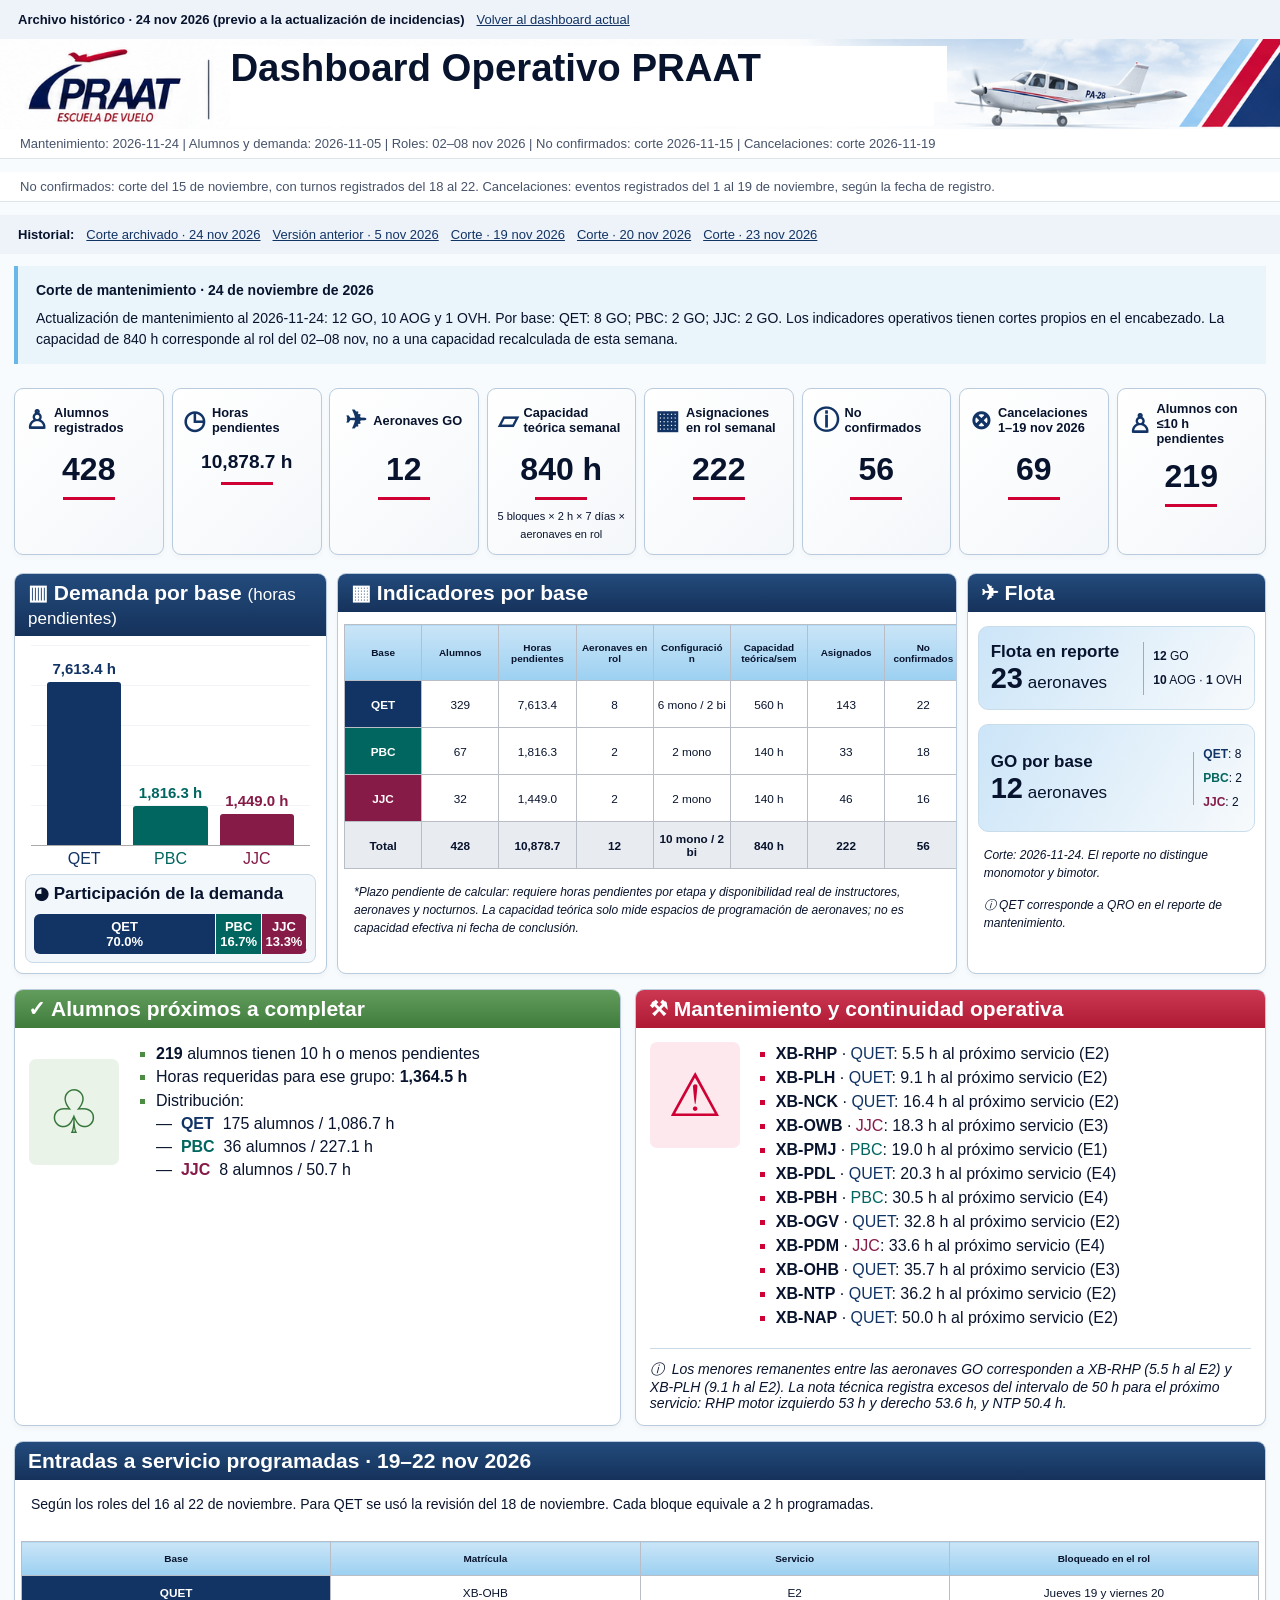
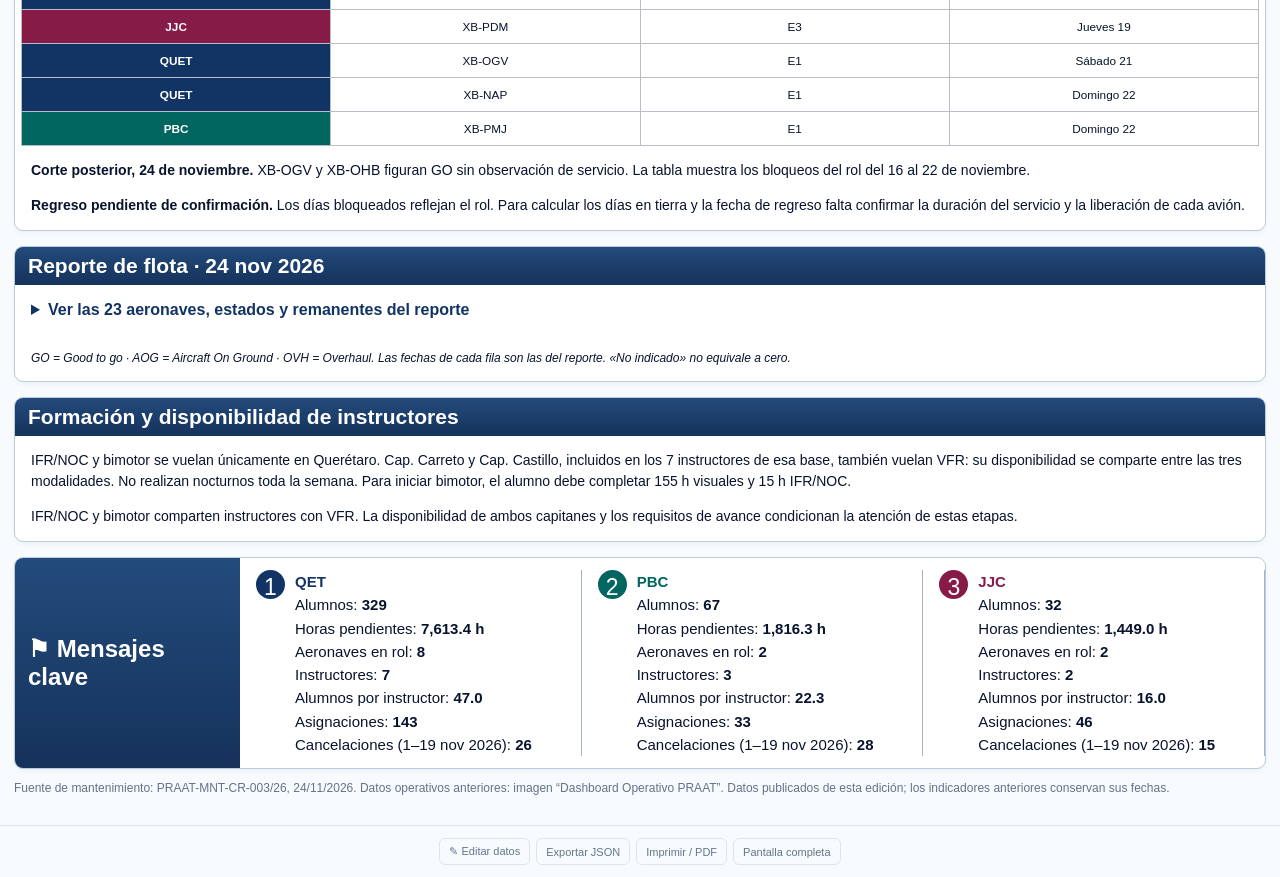
<file: historial/2026-11-24/index.html>
<!doctype html>
<html lang="es">
  <head><base href="../../">
    <meta charset="utf-8" />
    <meta name="viewport" content="width=device-width,initial-scale=1" />
    <title>Dashboard Operativo PRAAT</title>
    <style>:root {
  --navy: #123465;
  --red: #ce0034;
  --blue: #69b7e8;
  --line: #b9cbdc;
}
* {
  box-sizing: border-box;
}
body {
  margin: 0;
  background: #f8fbfd;
  color: #08132d;
  font:
    16px Arial,
    sans-serif;
}
nav {
  display: flex;
  justify-content: space-between;
  align-items: center;
  padding: 10px 18px;
  background: #102d54;
  color: white;
  gap: 12px;
}
nav > span {
  font-weight: bold;
}
nav > div {
  display: flex;
  gap: 7px;
  flex-wrap: wrap;
}
button,
.button {
  font: inherit;
  font-size: 13px;
  cursor: pointer;
  padding: 9px 12px;
  border: 1px solid #bacbdc;
  border-radius: 6px;
  background: white;
  color: #14335c;
  display: inline-block;
}
button:hover,
.button:hover {
  background: #e4eff8;
}
button:focus-visible,
.button:focus-within,
input:focus-visible {
  outline: 3px solid #69b7e8;
  outline-offset: 2px;
}
header {
  background: white url(referencia.png) top center/100% auto no-repeat;
  aspect-ratio: 14.2/1;
  min-height: 70px;
}
h1 {
  position: absolute;
  width: 1px;
  height: 1px;
  overflow: hidden;
  clip-path: inset(50%);
}
.dates {
  padding: 7px 20px;
  background: white;
  color: #46536a;
  font-size: 13px;
  border-bottom: 1px solid #dce5ec;
}
main {
  padding: 12px 14px 18px;
  max-width: 2200px;
  margin: auto;
}
.kpis {
  display: grid;
  grid-template-columns: repeat(8, 1fr);
  gap: 8px;
  margin-bottom: 18px;
}
.kpi {
  border: 1px solid var(--line);
  border-radius: 9px;
  background: linear-gradient(135deg, white, #f4f7fa);
  padding: 12px 10px;
  text-align: center;
  box-shadow: 0 3px 5px #12346508;
}
.ktitle {
  display: flex;
  align-items: center;
  justify-content: center;
  text-align: left;
  gap: 10px;
  min-height: 38px;
  font-weight: bold;
  font-size: 15px;
}
.icon {
  font-size: 30px;
  color: var(--navy);
}
.kvalue {
  font-size: clamp(24px, 2.7vw, 47px);
  font-weight: 800;
  margin: 12px 0 6px;
  white-space: nowrap;
}
.kvalue:after {
  content: "";
  display: block;
  margin: 9px auto 0;
  width: 52px;
  height: 3px;
  background: var(--red);
}
.kpi small {
  font-size: 11px;
}
.mainrow {
  display: grid;
  grid-template-columns: 25% 49.5% 1fr;
  gap: 10px;
}
.panel {
  border: 1px solid var(--line);
  border-radius: 9px;
  background: white;
  box-shadow: 0 3px 5px #1234650a;
  overflow: hidden;
}
h2 {
  margin: 0;
  padding: 7px 13px;
  background: linear-gradient(#234b7c, #15325b);
  color: white;
  font-size: 21px;
}
h2 small {
  font-size: 17px;
  font-weight: normal;
}
#chart {
  height: 210px;
  padding: 17px 16px 0;
  display: flex;
  gap: 12px;
  align-items: end;
  border-bottom: 1px solid #aaa;
  margin: 0 16px 28px;
  background: repeating-linear-gradient(
    to top,
    transparent 0,
    transparent 39px,
    #e6ebf0 40px
  );
}
.bar {
  flex: 1;
  position: relative;
  background: linear-gradient(120deg, #194479, #082552);
  border-radius: 3px 3px 0 0;
  min-height: 2px;
}
.bar strong {
  position: absolute;
  top: -22px;
  width: 100%;
  text-align: center;
  white-space: nowrap;
  font-size: 15px;
}
.bar span {
  position: absolute;
  bottom: -23px;
  width: 100%;
  text-align: center;
}
.share {
  margin: 10px;
  padding: 8px;
  border: 1px solid #c9d9e6;
  border-radius: 8px;
  background: #f2f7fc;
}
h3 {
  margin: 0 0 10px;
  font-size: 17px;
}
#shares {
  display: flex;
  border-radius: 6px;
  overflow: hidden;
  color: white;
  text-align: center;
  font-weight: bold;
  font-size: 13px;
}
#shares > div {
  padding: 5px 1px;
  min-width: 45px;
  background: var(--navy);
  border-right: 1px solid white;
}
.tablewrap {
  overflow: auto;
  padding: 12px 6px 0;
}
table {
  border-collapse: collapse;
  width: 100%;
  font-size: 14px;
  text-align: center;
}
th,
td {
  padding: 11px 5px;
  border: 1px solid #b9bec6;
}
th {
  background: linear-gradient(#cae5f7, #9cd0f1);
  font-size: 12px;
}
tbody tr td:first-child {
  background: var(--navy);
  color: white;
  font-weight: bold;
}
tfoot {
  font-weight: bold;
  background: #e8ebef;
}
.foot {
  font-size: 12px;
  font-style: italic;
  margin: 14px 16px;
  line-height: 1.5;
}
.fleetcard {
  margin: 14px 10px;
  padding: 12px;
  background: linear-gradient(120deg, #cce5f8, #f7fafc);
  border: 1px solid #c8dcea;
  border-radius: 10px;
  display: flex;
  gap: 16px;
  align-items: center;
}
.fleetcard > div:first-child {
  flex: 1;
  border-right: 1px solid #9babc0;
  font-size: 19px;
}
.fleetcard strong {
  font-size: 29px;
}
.fleetcard p {
  font-size: 14px;
  margin: 10px 0;
}
.secondrow {
  display: grid;
  grid-template-columns: 1fr 1.04fr;
  gap: 14px;
  margin-top: 15px;
}
.students h2 {
  background: linear-gradient(#639d5d, #3f7c3b);
}
.maintenance h2 {
  background: linear-gradient(#cc3752, #af1934);
}
#students,
#maintenance {
  display: flex;
  gap: 18px;
  padding: 14px;
  align-items: center;
  min-height: 140px;
}
.bigicon {
  font-size: 60px;
  padding: 18px;
  color: #37763b;
  background: #e9f3e8;
  border-radius: 7px;
}
#students ul {
  list-style-type: square;
  padding-left: 19px;
  margin: 0;
  line-height: 1.45;
}
#students li::marker {
  color: #4d8c43;
}
#maintenance .bigicon {
  color: var(--red);
  background: #fce8ed;
}
#maintenance ul {
  margin: 0;
  padding-left: 18px;
  line-height: 1.5;
  list-style-type: square;
}
#maintenance li::marker {
  color: var(--red);
}
#maintenance aside {
  border-left: 1px solid #9ba8ba;
  padding-left: 18px;
  max-width: 235px;
  font-style: italic;
  font-size: 14px;
}
.messages {
  display: flex;
  margin-top: 15px;
}
.messages h2 {
  display: flex;
  align-items: center;
  min-width: 225px;
  font-size: 24px;
}
.messages > div {
  display: grid;
  grid-template-columns: repeat(4, 1fr);
  padding: 12px 0;
}
.message {
  padding: 0 16px;
  border-right: 1px solid #a6b5c6;
  display: flex;
  gap: 10px;
  font-size: 15px;
  line-height: 1.35;
}
.badge {
  background: var(--red);
  border-radius: 50%;
  color: white;
  font-size: 23px;
  min-width: 29px;
  height: 29px;
  text-align: center;
}
.source {
  color: #657287;
  font-size: 12px;
  margin-bottom: 0;
}
.warning {
  font-size: 12px;
  color: #99420b;
}
.warning:empty {
  display: none;
}
dialog {
  width: 900px;
  max-width: 95vw;
  border: 1px solid #bacbdc;
  border-radius: 14px;
  padding: 22px;
  max-height: 92vh;
}
dialog::backdrop {
  background: #081b39aa;
}
.dialoghead {
  display: flex;
  justify-content: space-between;
  gap: 15px;
}
.dialoghead h2 {
  background: none;
  color: #123465;
  padding: 0;
}
.dialoghead p,
.note {
  font-size: 13px;
  color: #5c687a;
}
fieldset {
  border: 1px solid #d1dce8;
  border-radius: 8px;
  margin: 16px 0;
  padding: 14px;
  display: grid;
  grid-template-columns: repeat(3, 1fr);
  gap: 12px;
}
legend {
  font-weight: bold;
  color: #123465;
}
label.field {
  display: flex;
  flex-direction: column;
  gap: 5px;
  font-size: 13px;
}
input {
  width: 100%;
  padding: 9px;
  border: 1px solid #b7c7d8;
  border-radius: 5px;
  font: inherit;
}
.actions {
  display: flex;
  justify-content: end;
  gap: 8px;
  position: sticky;
  bottom: -22px;
  background: white;
  padding: 12px 0;
}
.primary {
  background: #123465;
  color: white;
}
#toast {
  position: fixed;
  bottom: 20px;
  left: 50%;
  transform: translateX(-50%);
  background: #123465;
  color: white;
  padding: 12px 22px;
  border-radius: 7px;
  display: none;
}
@media (min-width: 1700px) {
  #chart {
    height: 250px;
  }
  table {
    font-size: 16px;
  }
  th {
    font-size: 14px;
  }
  .kpi {
    min-height: 140px;
  }
}
@media (max-width: 1150px) {
  .kpis {
    grid-template-columns: repeat(4, 1fr);
  }
  .mainrow {
    grid-template-columns: 1fr 2fr;
  }
  .fleet {
    grid-column: 1/-1;
  }
  #fleet {
    display: flex;
  }
  .fleetcard {
    flex: 1;
  }
  .secondrow {
    grid-template-columns: 1fr;
  }
  .messages {
    display: block;
  }
  .messages > div {
    grid-template-columns: repeat(2, 1fr);
    gap: 16px;
  }
  .kvalue {
    font-size: 32px;
  }
}
@media (max-width: 650px) {
  nav {
    align-items: start;
    flex-direction: column;
  }
  header {
    min-height: 0;
  }
  .kpis {
    grid-template-columns: repeat(2, 1fr);
  }
  .mainrow {
    display: block;
  }
  .panel {
    margin-bottom: 12px;
  }
  .secondrow {
    display: block;
  }
  .messages > div {
    grid-template-columns: 1fr;
  }
  .message {
    border: 0;
  }
  #fleet {
    display: block;
  }
  #maintenance {
    flex-wrap: wrap;
  }
  fieldset {
    grid-template-columns: 1fr 1fr;
  }
  .bigicon {
    display: none;
  }
  .ktitle {
    font-size: 14px;
  }
  main {
    padding: 10px;
  }
  h2 {
    font-size: 19px;
  }
}
@media print {
  nav,
  .source,
  #warning,
  dialog,
  #toast {
    display: none !important;
  }
  body {
    background: white;
    font-size: 12px;
  }
  main {
    padding: 3px;
  }
  .kpis {
    grid-template-columns: repeat(8, 1fr);
    gap: 4px;
  }
  .ktitle {
    font-size: 10px;
  }
  .icon {
    font-size: 19px;
  }
  .kvalue {
    font-size: 25px;
  }
  .kpi {
    padding: 6px;
  }
  .mainrow {
    display: grid;
    grid-template-columns: 25% 49% 1fr;
  }
  .fleet {
    grid-column: auto;
  }
  #fleet {
    display: block;
  }
  h2 {
    font-size: 15px;
  }
  .secondrow {
    display: grid;
    grid-template-columns: 1fr 1fr;
  }
  .messages {
    display: flex;
  }
  .messages h2 {
    min-width: 150px;
  }
  .messages > div {
    grid-template-columns: repeat(4, 1fr);
  }
  .message {
    font-size: 11px;
  }
  table {
    font-size: 10px;
  }
  th {
    font-size: 9px;
  }
  th,
  td {
    padding: 8px 3px;
  }
  #chart {
    height: 150px;
  }
  .bar strong {
    font-size: 11px;
  }
  .bigicon {
    font-size: 30px;
    padding: 8px;
  }
  #students,
  #maintenance {
    font-size: 11px;
    padding: 8px;
    gap: 8px;
  }
  #maintenance aside {
    font-size: 10px;
  }
  .panel {
    break-inside: avoid;
  }
  * {
    -webkit-print-color-adjust: exact;
    print-color-adjust: exact;
  }
  @page {
    size: A3 landscape;
    margin: 8mm;
  }
}
:root {
}
.kpis {
  grid-template-columns: repeat(8, minmax(0, 1fr));
}
.kpi,
.mainrow > * {
  min-width: 0;
}
.kvalue {
  font-size: clamp(22px, 2.5vw, 47px);
}
.ktitle {
  font-size: clamp(11px, 1vw, 16px);
  gap: 6px;
}
.icon {
  font-size: clamp(20px, 2vw, 30px);
}
table {
  table-layout: fixed;
  font-size: clamp(10px, 0.92vw, 16px);
}
th {
  font-size: clamp(9px, 0.78vw, 14px);
  overflow-wrap: anywhere;
}
td {
  padding: 10px 3px;
  overflow-wrap: anywhere;
}
header {
  position: relative;
}
header:after {
  content: "";
  position: absolute;
  left: 18%;
  top: 65%;
  width: 55%;
  height: 31%;
  background: white;
}
.fleetcard {
  gap: 9px;
}
.fleetcard > div:first-child {
  font-size: 17px;
}
.fleetcard p {
  font-size: 12px;
}
@media (max-width: 1150px) {
  .kpis {
    grid-template-columns: repeat(4, minmax(0, 1fr));
  }
  .ktitle {
    font-size: 14px;
  }
}
@media (max-width: 650px) {
  .kpis {
    grid-template-columns: repeat(2, minmax(0, 1fr));
  }
  table {
    min-width: 680px;
  }
}
@media print {
  .kpis {
    grid-template-columns: repeat(8, minmax(0, 1fr));
  }
}
.kpi:nth-child(2) {
  container-type: inline-size;
}
.kpi:nth-child(2) .kvalue {
  font-size: clamp(14px, 15cqw, 36px);
}

nav {
  background: transparent;
  border-top: 1px solid #dce5ec;
  color: #64748b;
  justify-content: center;
  padding: 12px 14px;
  margin-top: 12px;
}
nav > div {
  justify-content: center;
  gap: 6px;
}
nav button,
nav .button {
  font-size: 11px;
  padding: 6px 9px;
  background: transparent;
  border-color: #dce5ec;
  color: #64748b;
}
nav button:hover,
nav .button:hover {
  background: #edf2f7;
  color: #123465;
}
@media (max-width: 650px) {
  nav {
    align-items: center;
  }
}

.messages > div {
  grid-template-columns: repeat(3, minmax(0, 1fr));
  width: 100%;
}
.training {
  margin-top: 15px;
}
.training p {
  padding: 0 16px;
  line-height: 1.5;
  font-size: 14px;
}
.indicators table {
  min-width: 850px;
}
.indicators .tablewrap {
  overflow-x: auto;
}
.message {
  line-height: 1.55;
}
@media (max-width: 650px) {
  .messages > div {
    grid-template-columns: 1fr;
  }
  .message {
    padding: 12px 16px;
  }
}
@media print {
  .indicators table {
    min-width: 0;
  }
  .messages > div {
    grid-template-columns: repeat(3, 1fr);
  }
}

/* Título editable sobre el encabezado de referencia. */
header h1 {
  position: absolute;
  clip-path: none;
  overflow: visible;
  left: 18%;
  right: 26%;
  top: 8%;
  width: auto;
  height: auto;
  margin: 0;
  padding: 0 0 12px;
  background: white;
  font-size: clamp(12px, 3vw, 54px);
  font-weight: 800;
  line-height: 1.15;
  z-index: 1;
}


/* Ediciones e historial */
.history-nav{display:flex;gap:12px;flex-wrap:wrap;align-items:center;padding:12px 18px;background:#edf3f9;font-size:13px}
.history-nav a{color:#123465}.week-note{margin:12px 14px;padding:14px 18px;border-left:4px solid #69b7e8;background:#eaf4fb;font-size:14px;line-height:1.5}
.week-note p{margin:7px 0 0}.weekly-report{margin-top:15px}.weekly-report summary{cursor:pointer;padding:16px;font-weight:bold;color:#123465}.weekly-report table{min-width:1100px}.weekly-report td{font-size:12px}.maintenance #maintenance{align-items:flex-start;flex-wrap:wrap}.maintenance #maintenance aside{max-width:none;border-left:0;border-top:1px solid #c9d9e6;padding:12px 0 0;width:100%}
@media print{.history-nav{display:none}.weekly-report{break-inside:auto}.weekly-report details:not([open]){display:none}}

/* Un color por base, compartido por todas las secciones. */
[data-base] {
  --base-color: var(--navy);
}
[data-base="PBC"] {
  --base-color: #00665f;
}
[data-base="JJC"] {
  --base-color: #861b47;
}
#chart .bar[data-base],
#shares > div[data-base],
#table tbody tr[data-base] > td:first-child,
#report-table tbody tr[data-base] > td:first-child,
#servicios-programados tbody tr[data-base] > td:first-child,
.message[data-base] .badge {
  background: var(--base-color);
  color: white;
}
#chart .bar[data-base] :is(strong, span),
.base-label[data-base],
.message[data-base] > span:last-child > b:first-child {
  color: var(--base-color);
}
</style>
  </head>
  <body><div class="history-nav"><strong>Archivo histórico · 24 nov 2026 (previo a la actualización de incidencias)</strong><a href="./">Volver al dashboard actual</a></div>
    <header aria-label="Dashboard Operativo PRAAT, Escuela de Vuelo">
      <h1 data-texto="pagina">Dashboard Operativo PRAAT</h1>
    </header>
    <div class="dates" id="dates"></div>
    <p class="dates">No confirmados: corte del 15 de noviembre, con turnos registrados del 18 al 22. Cancelaciones: eventos registrados del 1 al 19 de noviembre, según la fecha de registro.</p><div class="history-nav"><strong>Historial:</strong> <a href="./">Corte archivado · 24 nov 2026</a> <a href="historial/2026-11-05/">Versión anterior · 5 nov 2026</a> <a href="historial/2026-11-19/">Corte · 19 nov 2026</a> <a href="historial/2026-11-20/">Corte · 20 nov 2026</a> <a href="historial/2026-11-23/">Corte · 23 nov 2026</a></div><section class="week-note"><b>Corte de mantenimiento · 24 de noviembre de 2026</b><p id="week-summary"></p></section>
    <main>
      <section id="kpis" class="kpis"></section>
      <div class="mainrow">
        <section class="panel demand">
          <h2>
            <span data-texto="demanda"></span>
            <small data-texto="subtituloDemanda"></small>
          </h2>
          <div id="chart"></div>
          <div class="share">
            <h3 data-texto="participacion">◕ Participación de la demanda</h3>
            <div id="shares"></div>
          </div>
        </section>
        <section class="panel indicators">
          <h2 data-texto="indicadores">▦ Indicadores por base</h2>
          <div class="tablewrap"><table id="table"></table></div>
          <p class="foot">
            *Plazo pendiente de calcular: requiere horas pendientes por etapa y
            disponibilidad real de instructores, aeronaves y nocturnos. La
            capacidad teórica solo mide espacios de programación de aeronaves;
            no es capacidad efectiva ni fecha de conclusión.
          </p>
        </section>
        <section class="panel fleet">
          <h2 data-texto="flota">✈ Flota</h2>
          <div id="fleet"></div>
          <p class="foot">
            ⓘ QET corresponde a QRO en el reporte de mantenimiento.
          </p>
        </section>
      </div>
      <div class="secondrow">
        <section class="panel students">
          <h2 data-texto="alumnos">✓ Alumnos próximos a completar</h2>
          <div id="students"></div>
        </section>
        <section class="panel maintenance">
          <h2 data-texto="mantenimiento">
            ⚒ Mantenimiento y continuidad operativa
          </h2>
          <div id="maintenance"></div>
        </section>
      </div>
      <section class="panel training" id="servicios-programados" aria-labelledby="titulo-servicios">
        <h2 id="titulo-servicios">Entradas a servicio programadas · 19–22 nov 2026</h2>
        <p>Según los roles del 16 al 22 de noviembre. Para QET se usó la revisión del 18 de noviembre. Cada bloque equivale a 2 h programadas.</p>
        <div class="tablewrap">
          <table aria-labelledby="titulo-servicios" style="min-width: 480px">
            <thead><tr><th scope="col">Base</th><th scope="col">Matrícula</th><th scope="col">Servicio</th><th scope="col">Bloqueado en el rol</th></tr></thead>
            <tbody>
              <tr data-base="QUET"><td>QUET</td><td>XB-OHB</td><td>E2</td><td>Jueves 19 y viernes 20</td></tr>
              <tr data-base="JJC"><td>JJC</td><td>XB-PDM</td><td>E3</td><td>Jueves 19</td></tr>
              <tr data-base="QUET"><td>QUET</td><td>XB-OGV</td><td>E1</td><td>Sábado 21</td></tr>
              <tr data-base="QUET"><td>QUET</td><td>XB-NAP</td><td>E1</td><td>Domingo 22</td></tr>
              <tr data-base="PBC"><td>PBC</td><td>XB-PMJ</td><td>E1</td><td>Domingo 22</td></tr>
            </tbody>
          </table>
        </div>
        <p><strong>Corte posterior, 24 de noviembre.</strong> XB-OGV y XB-OHB figuran GO sin observación de servicio. La tabla muestra los bloqueos del rol del 16 al 22 de noviembre.</p>
        <p><strong>Regreso pendiente de confirmación.</strong> Los días bloqueados reflejan el rol. Para calcular los días en tierra y la fecha de regreso falta confirmar la duración del servicio y la liberación de cada avión.</p>
      </section>
      <section class="panel weekly-report"><h2>Reporte de flota · 24 nov 2026</h2><details><summary>Ver las 23 aeronaves, estados y remanentes del reporte</summary><div class="tablewrap"><table id="report-table"></table></div></details><p class="foot">GO = Good to go · AOG = Aircraft On Ground · OVH = Overhaul. Las fechas de cada fila son las del reporte. «No indicado» no equivale a cero.</p></section><section class="panel training">
        <h2 data-texto="formacion">
          Formación y disponibilidad de instructores
        </h2>
        <p id="training"></p>
        <p>
          IFR/NOC y bimotor comparten instructores con VFR. La disponibilidad de
          ambos capitanes y los requisitos de avance condicionan la atención de
          estas etapas.
        </p>
      </section>
      <section class="messages panel">
        <h2 data-texto="mensajes">⚑ Mensajes clave</h2>
        <div id="messages"></div>
      </section>
      <p class="source">
        Fuente de mantenimiento: PRAAT-MNT-CR-003/26, 24/11/2026. Datos operativos anteriores: imagen “Dashboard Operativo PRAAT”.
        <span id="saved">Datos iniciales de la referencia.</span>
      </p>
      <p id="warning" class="warning"></p>
    </main>
    <nav>
      <div>
        <button id="edit" hidden disabled>✎ Editar datos</button
        ><button id="export">Exportar JSON</button
        ><label class="button" hidden style="display:none"
          >Importar JSON<input
            id="import" disabled
            type="file"
            accept="application/json"
            hidden /></label
        ><button onclick="window.print()">Imprimir / PDF</button
        ><button id="full">Pantalla completa</button>
      </div>
    </nav>
    <dialog id="editor">
      <form id="form">
        <div class="dialoghead">
          <div>
            <h2>Editar datos operativos</h2>
            <p>Los totales, gráficas y mensajes se recalculan al guardar.</p>
          </div>
          <button type="button" id="close" aria-label="Cerrar">✕</button>
        </div>
        <div id="fields"></div>
        <p class="note">
          Los cambios se guardan en este navegador. Exporta un JSON para
          respaldarlos o trasladarlos a otro equipo.
        </p>
        <div class="actions">
          <button type="button" id="reset">Cargar datos publicados</button
          ><button type="button" id="cancel">Cancelar</button
          ><button class="primary" type="submit">Guardar cambios</button>
        </div>
      </form>
    </dialog>
    <div id="toast" role="status"></div>
    <script>
// EDICIÓN SEMANAL. El corte de mantenimiento se actualiza por separado.
const DATOS_INICIALES = {
  "cut": "2026-11-05",
  "roles": "02–08 nov 2026",
  "incidents": "2026-11-19",
  "unconfirmedCut": "2026-11-15",
  "period": "1–19 nov 2026",
  "blocks": 5,
  "duration": 2,
  "days": 7,
  "totalMono": 19,
  "totalBi": 4,
  "goMono": 10,
  "goBi": 2,
  "cancellations": 69,
  "trainingNote": "IFR/NOC y bimotor se vuelan únicamente en Querétaro. Cap. Carreto y Cap. Castillo, incluidos en los 7 instructores de esa base, también vuelan VFR: su disponibilidad se comparte entre las tres modalidades. No realizan nocturnos toda la semana. Para iniciar bimotor, el alumno debe completar 155 h visuales y 15 h IFR/NOC.",
  "maintenanceNote": "Los menores remanentes entre las aeronaves GO corresponden a XB-RHP (5.5 h al E2) y XB-PLH (9.1 h al E2). La nota técnica registra excesos del intervalo de 50 h para el próximo servicio: RHP motor izquierdo 53 h y derecho 53.6 h, y NTP 50.4 h.",
  "bases": [
    {
      "name": "QET",
      "instructors": 7,
      "students": 329,
      "hours": 7613.4,
      "mono": 6,
      "bi": 2,
      "assigned": 143,
      "unconfirmed": 22,
      "cancel": 26,
      "near": 175,
      "nearHours": 1086.7
    },
    {
      "name": "PBC",
      "instructors": 3,
      "students": 67,
      "hours": 1816.3,
      "mono": 2,
      "bi": 0,
      "assigned": 33,
      "unconfirmed": 18,
      "cancel": 28,
      "near": 36,
      "nearHours": 227.1
    },
    {
      "name": "JJC",
      "instructors": 2,
      "students": 32,
      "hours": 1449,
      "mono": 2,
      "bi": 0,
      "assigned": 46,
      "unconfirmed": 16,
      "cancel": 15,
      "near": 8,
      "nearHours": 50.7
    }
  ],
  "maintenance": [
    {
      "id": "XB-RHP",
      "hours": 5.5,
      "service": "E2"
    },
    {
      "id": "XB-PLH",
      "hours": 9.1,
      "service": "E2"
    },
    {
      "id": "XB-NCK",
      "hours": 16.4,
      "service": "E2"
    },
    {
      "id": "XB-OWB",
      "hours": 18.3,
      "service": "E3"
    },
    {
      "id": "XB-PMJ",
      "hours": 19,
      "service": "E1"
    },
    {
      "id": "XB-PDL",
      "hours": 20.3,
      "service": "E4"
    },
    {
      "id": "XB-PBH",
      "hours": 30.5,
      "service": "E4"
    },
    {
      "id": "XB-OGV",
      "hours": 32.8,
      "service": "E2"
    },
    {
      "id": "XB-PDM",
      "hours": 33.6,
      "service": "E4"
    },
    {
      "id": "XB-OHB",
      "hours": 35.7,
      "service": "E3"
    },
    {
      "id": "XB-NTP",
      "hours": 36.2,
      "service": "E2"
    },
    {
      "id": "XB-NAP",
      "hours": 50,
      "service": "E2"
    }
  ],
  "edition": "2026-11-19",
  "maintenanceCut": "2026-11-24",
  "sourceReport": "PRAAT-MNT-CR-003/26 · 24/11/2026",
  "fleetRecords": [
    {
      "base": "QET",
      "status": "AOG",
      "id": "XB-GOJ",
      "hours": 9.9,
      "service": "E4",
      "date": "15/11/2026",
      "note": "ALTERNADOR",
      "engine": 19.7,
      "propeller": 119.7
    },
    {
      "base": "QET",
      "status": "AOG",
      "id": "XB-NAN",
      "hours": null,
      "service": "—",
      "date": "MNT",
      "note": "AWC vencido; trabajos de mantenimiento",
      "engine": null,
      "propeller": null
    },
    {
      "base": "QET",
      "status": "GO",
      "id": "XB-NAP",
      "hours": 50,
      "service": "E2",
      "date": "22/11/2026",
      "note": "",
      "engine": 940.4,
      "propeller": 740.4
    },
    {
      "base": "QET",
      "status": "GO",
      "id": "XB-NCK",
      "hours": 16.4,
      "service": "E2",
      "date": "23/11/2026",
      "note": "",
      "engine": 1351.9,
      "propeller": 1151.9
    },
    {
      "base": "QET",
      "status": "GO",
      "id": "XB-NTP",
      "hours": 36.2,
      "service": "E2",
      "date": "02/11/2026",
      "note": "",
      "engine": 349.1,
      "propeller": 149.1
    },
    {
      "base": "QET",
      "status": "GO",
      "id": "XB-OGV",
      "hours": 32.8,
      "service": "E2",
      "date": "23/11/2026",
      "note": "",
      "engine": 1939.9,
      "propeller": 1739.9
    },
    {
      "base": "QET",
      "status": "GO",
      "id": "XB-OHB",
      "hours": 35.7,
      "service": "E3",
      "date": "23/11/2026",
      "note": "",
      "engine": 725,
      "propeller": 525
    },
    {
      "base": "QET",
      "status": "GO",
      "id": "XB-PDL",
      "hours": 20.3,
      "service": "E4",
      "date": "23/11/2026",
      "note": "",
      "engine": 880.3,
      "propeller": 680.3
    },
    {
      "base": "QET",
      "status": "GO",
      "id": "XB-PLH",
      "hours": 9.1,
      "service": "E2",
      "date": "23/11/2026",
      "note": "",
      "engine": 1541.7,
      "propeller": 1264.8
    },
    {
      "base": "QET",
      "status": "AOG",
      "id": "XB-PMV",
      "hours": null,
      "service": "—",
      "date": "Trabajos de mantenimiento",
      "note": "Documentación pendiente para AWC",
      "engine": null,
      "propeller": null
    },
    {
      "base": "QET",
      "status": "GO",
      "id": "XB-RHP",
      "hours": 5.5,
      "service": "E2",
      "date": "21/11/2026",
      "note": "",
      "engine": 1380.6,
      "propeller": 180.6
    },
    {
      "base": "QET",
      "status": "AOG",
      "id": "XB-SUV",
      "hours": null,
      "service": "—",
      "date": "—",
      "note": "Documentación pendiente para AWC",
      "engine": null,
      "propeller": null
    },
    {
      "base": "PBC",
      "status": "OVH",
      "id": "XB-ODC",
      "hours": null,
      "service": "OVERHAUL",
      "date": "OVERHAUL",
      "note": "OVERHAUL",
      "engine": null,
      "propeller": null
    },
    {
      "base": "PBC",
      "status": "GO",
      "id": "XB-PBH",
      "hours": 30.5,
      "service": "E4",
      "date": "22/11/2026",
      "note": "",
      "engine": 1650.4,
      "propeller": 1450.4
    },
    {
      "base": "PBC",
      "status": "GO",
      "id": "XB-PMJ",
      "hours": 19,
      "service": "E1",
      "date": "23/11/2026",
      "note": "",
      "engine": 249.5,
      "propeller": 49.5
    },
    {
      "base": "PBC",
      "status": "AOG",
      "id": "XB-ITD",
      "hours": null,
      "service": "25 hrs",
      "date": "11/05/2026",
      "note": "Documentación pendiente para AWC",
      "engine": null,
      "propeller": null
    },
    {
      "base": "JJC",
      "status": "GO",
      "id": "XB-OWB",
      "hours": 18.3,
      "service": "E3",
      "date": "21/11/2026",
      "note": "",
      "engine": 336.8,
      "propeller": 1286.5
    },
    {
      "base": "JJC",
      "status": "GO",
      "id": "XB-PDM",
      "hours": 33.6,
      "service": "E4",
      "date": "23/11/2026",
      "note": "",
      "engine": 1270.4,
      "propeller": 1070.4
    },
    {
      "base": "JJC",
      "status": "AOG",
      "id": "XB-AWN",
      "hours": null,
      "service": "—",
      "date": "—",
      "note": "Documentación pendiente para AWC",
      "engine": null,
      "propeller": null
    },
    {
      "base": "JJC",
      "status": "AOG",
      "id": "XB-FOJ",
      "hours": null,
      "service": "—",
      "date": "—",
      "note": "Aeronave a nombre de otro propietario",
      "engine": null,
      "propeller": null
    },
    {
      "base": "JJC",
      "status": "AOG",
      "id": "XB-KHN",
      "hours": null,
      "service": "—",
      "date": "—",
      "note": "Aeronave a nombre de otro propietario",
      "engine": null,
      "propeller": null
    },
    {
      "base": "JJC",
      "status": "AOG",
      "id": "XB-BZB",
      "hours": null,
      "service": "—",
      "date": "—",
      "note": "Aeronave a nombre de otro propietario",
      "engine": null,
      "propeller": null
    },
    {
      "base": "JJC",
      "status": "AOG",
      "id": "XB-IKT",
      "hours": null,
      "service": "—",
      "date": "—",
      "note": "Aeronave a nombre de otro propietario",
      "engine": null,
      "propeller": null
    }
  ]
};
</script>
    <script>
// TÍTULOS. Cambia textos entre comillas; conserva las claves y el orden.
const TEXTOS = {
  pagina: "Dashboard Operativo PRAAT",
  demanda: "▥ Demanda por base",
  subtituloDemanda: "(horas pendientes)",
  participacion: "◕ Participación de la demanda",
  indicadores: "▦ Indicadores por base",
  flota: "✈ Flota",
  alumnos: "✓ Alumnos próximos a completar",
  mantenimiento: "⚒ Mantenimiento y continuidad operativa",
  formacion: "Formación y disponibilidad de instructores",
  mensajes: "⚑ Mensajes clave",
  plazoPendiente: "Pendiente de calcular",
  kpis: [
    "Alumnos registrados",
    "Horas pendientes",
    "Aeronaves GO",
    "Capacidad teórica semanal",
    "Asignaciones en rol semanal",
    "No confirmados",
    "Cancelaciones",
    "Alumnos con ≤10 h pendientes",
  ],
  columnas: [
    "Base",
    "Alumnos",
    "Horas pendientes",
    "Aeronaves en rol",
    "Configuración",
    "Capacidad teórica/sem",
    "Asignados",
    "No confirmados",
    "Cancelaciones",
    "Instructores",
    "Plazo estimado de atención*",
  ],
};

// ETIQUETAS DEL EDITOR
const ETIQUETAS_EDITOR = {
 edition:"Edición del dashboard", maintenanceCut:"Corte de mantenimiento", sourceReport:"Reporte fuente de mantenimiento",
  instructors: "Instructores de la base",
  trainingNote: "Modalidades, instructores especializados y requisitos",
  cut: "Fecha de corte",
  roles: "Periodo de roles",
  incidents: "Corte de incidencias",
  period: "Periodo de cancelaciones",
  blocks: "Bloques diarios",
  duration: "Horas por bloque",
  days: "Días por semana",
  totalMono: "Flota total: monomotores",
  totalBi: "Flota total: bimotores",
  goMono: "GO: monomotores",
  goBi: "GO: bimotores",
  cancellations: "Cancelaciones totales reportadas",
  maintenanceNote: "Observación de mantenimiento",
  name: "Base",
  students: "Alumnos",
  hours: "Horas pendientes",
  mono: "Monomotores en rol",
  bi: "Bimotores en rol",
  assigned: "Asignaciones",
  unconfirmed: "No confirmados",
  cancel: "Cancelaciones de la base",
  near: "Alumnos con ≤10 h pendientes",
  nearHours: "Horas del grupo ≤10 h",
  id: "Matrícula",
  service: "Servicio",
};


</script>
    <script>
// FUNCIONAMIENTO. Edita datos.js y textos.js para cambiar contenido.
const initial = DATOS_INICIALES;
const $ = (id) => document.getElementById(id),
  key = "praat-dashboard-" + (initial.edition || "v1"),
  clone = (x) => JSON.parse(JSON.stringify(x)),
  fmt = (n, d = 0) =>
    Number(n).toLocaleString("en-US", {
      minimumFractionDigits: d,
      maximumFractionDigits: d,
    }),
  esc = (x) =>
    String(x).replace(
      /[&<>"']/g,
      (c) =>
        ({
          "&": "&amp;",
          "<": "&lt;",
          ">": "&gt;",
          '"': "&quot;",
          "'": "&#39;",
        })[c],
    );
function aplicarTextos() {
  document.title = TEXTOS.pagina;
  document.querySelectorAll("[data-texto]").forEach((el) => {
    el.textContent = TEXTOS[el.dataset.texto];
  });
}
aplicarTextos();
let data = clone(initial),
  savedAt = null;
try {
  const s = null;
  if (s) {
    validate(s.data);
    data = s.data;
    savedAt = s.savedAt;
  }
} catch {}
function validate(d) {
  if (initial.edition && d?.edition !== initial.edition) throw Error("Este JSON corresponde a otra edición. Consúltalo en el historial; no reemplaza el reporte actual.");
  if (d && Array.isArray(d.bases)) {
    d.bases.forEach((b, i) => {
      if (b.instructors === undefined)
        b.instructors = initial.bases[i]?.instructors ?? 0;
    });
    if (d.trainingNote === undefined) d.trainingNote = initial.trainingNote;
  }
  if (
    !d ||
    !Array.isArray(d.bases) ||
    d.bases.length !== 3 ||
    !Array.isArray(d.maintenance)
  )
    throw Error("El archivo no tiene la estructura del dashboard.");
  if (!d.maintenanceCut || d.maintenanceCut < initial.maintenanceCut) {
    for (const field of ["maintenanceCut", "sourceReport", "fleetRecords", "maintenance", "maintenanceNote"]) {
      d[field] = clone(initial[field]);
    }
  }
  // Incorpora los nuevos cortes cuando la copia guardada es anterior.
  const newUnconfirmed = !d.unconfirmedCut || d.unconfirmedCut < initial.unconfirmedCut;
  const newCancellations = d.incidents < initial.incidents;
  if (newUnconfirmed) d.unconfirmedCut = initial.unconfirmedCut;
  if (newCancellations) {
    d.incidents = initial.incidents;
    d.period = initial.period;
    d.cancellations = initial.cancellations;
  }
  d.bases.forEach((base, index) => {
    const published = initial.bases.find((item) => item.name === base.name) || initial.bases[index];
    if (newUnconfirmed) base.unconfirmed = published.unconfirmed;
    if (newCancellations) base.cancel = published.cancel;
  });
  for (const k of [
    "cut",
    "roles",
    "incidents",
    "period",
    "maintenanceNote",
    "trainingNote",
  ])
    if (typeof d[k] !== "string") throw Error("Falta el campo " + k);
  for (const k of [
    "blocks",
    "duration",
    "days",
    "totalMono",
    "totalBi",
    "goMono",
    "goBi",
    "cancellations",
  ])
    if (!Number.isFinite(d[k]) || d[k] < 0) throw Error("Valor inválido: " + k);
  d.bases.forEach((b) => {
    if (typeof b.name !== "string") throw Error("Base inválida");
    for (const k of [
      "students",
      "instructors",
      "hours",
      "mono",
      "bi",
      "assigned",
      "unconfirmed",
      "cancel",
      "near",
      "nearHours",
    ])
      if (!Number.isFinite(b[k]) || b[k] < 0)
        throw Error("Valor inválido: " + k);
    if (b.near > b.students)
      throw Error(
        "Los alumnos próximos a completar no pueden superar el total de alumnos.",
      );
  });
  d.maintenance.forEach((m) => {
    if (
      typeof m.id !== "string" ||
      typeof m.service !== "string" ||
      !Number.isFinite(m.hours) ||
      m.hours < 0
    )
      throw Error("Mantenimiento inválido.");
  });
}
const sum = (k) => data.bases.reduce((s, b) => s + b[k], 0),
  cap = (b) => (b.mono + b.bi) * data.blocks * data.duration * data.days,
  weeks = (h, c) => (c ? fmt(h / c, 1) : "—");
// La base se obtiene por matrícula del registro fuente de mantenimiento.
function maintenanceBaseLabel(aircraft) {
  const base = aircraft.base || data.fleetRecords?.find(
    (record) => record.id === aircraft.id
  )?.base;
  const names = {
    QET: "QUET",
    QRO: "QUET",
    PBC: "PBC",
    JJC: "JJC",
  };
  return names[base] || base || "Base no indicada";
}
function render() {
  const h = sum("hours"),
    c = data.bases.reduce((s, b) => s + cap(b), 0),
    g = data.fleetRecords ? data.fleetRecords.filter(r => r.status === "GO").length : data.goMono + data.goBi;
  const kpis = [
    ["♙", TEXTOS.kpis[0], fmt(sum("students"))],
    ["◷", TEXTOS.kpis[1], fmt(h, 1) + " h"],
    ["✈", TEXTOS.kpis[2], fmt(g)],
    ["▱", TEXTOS.kpis[3], fmt(c) + " h"],
    ["▦", TEXTOS.kpis[4], fmt(sum("assigned"))],
    ["ⓘ", TEXTOS.kpis[5], fmt(sum("unconfirmed"))],
    ["⊗", TEXTOS.kpis[6] + " " + data.period, fmt(data.cancellations)],
    ["♙", TEXTOS.kpis[7], fmt(sum("near"))],
  ];
  $("dates").textContent =
    `Mantenimiento: ${data.maintenanceCut || data.cut} | Alumnos y demanda: ${data.cut} | Roles: ${data.roles} | No confirmados: corte ${data.unconfirmedCut} | Cancelaciones: corte ${data.incidents}`;
  $("kpis").innerHTML = kpis
    .map(
      ([icon, title, value], i) =>
        `<article class="kpi"><div class="ktitle"><span class="icon">${icon}</span>${esc(title)}</div><div class="kvalue">${value}</div>${i === 3 ? `<small>${data.blocks} bloques × ${data.duration} h × ${data.days} días × aeronaves en rol</small>` : ""}</article>`,
    )
    .join("");
  const max = Math.max(...data.bases.map((b) => b.hours), 1);
  $("chart").innerHTML = data.bases
    .map(
      (b) =>
        `<div class="bar" data-base="${esc(b.name)}" style="height:${(b.hours / max) * 85}%"><strong>${fmt(b.hours, 1)} h</strong><span>${esc(b.name)}</span></div>`,
    )
    .join("");
  $("shares").innerHTML = data.bases
    .map(
      (b) =>
        `<div data-base="${esc(b.name)}" style="flex:${b.hours || 1}">${esc(b.name)}<br>${fmt(h ? (b.hours / h) * 100 : 0, 1)}%</div>`,
    )
    .join("");
  $("table").innerHTML =
    "<thead><tr>" +
    TEXTOS.columnas
      .map((texto, i) => (i === 8 ? texto + " " + esc(data.period) : texto))
      .map((x) => `<th>${x}</th>`)
      .join("") +
    "</tr></thead><tbody>" +
    data.bases
      .map(
        (b) =>
          `<tr data-base="${esc(b.name)}">` +
          [
            esc(b.name),
            fmt(b.students),
            fmt(b.hours, 1),
            b.mono + b.bi,
            `${b.mono} mono${b.bi ? " / " + b.bi + " bi" : ""}`,
            fmt(cap(b)) + " h",
            fmt(b.assigned),
            fmt(b.unconfirmed),
            fmt(b.cancel),
            fmt(b.instructors),
            esc(TEXTOS.plazoPendiente),
          ]
            .map((x) => `<td>${x}</td>`)
            .join("") +
          "</tr>",
      )
      .join("") +
    `</tbody><tfoot><tr>${["Total", fmt(sum("students")), fmt(h, 1), sum("mono") + sum("bi"), sum("mono") + " mono / " + sum("bi") + " bi", fmt(c) + " h", fmt(sum("assigned")), fmt(sum("unconfirmed")), fmt(data.cancellations), fmt(sum("instructors")), esc(TEXTOS.plazoPendiente)].map((x) => `<td>${x}</td>`).join("")}</tr></tfoot>`;
  $("fleet").innerHTML = [
    ["Flota total", data.totalMono, data.totalBi],
    ["Flota GO", data.goMono, data.goBi],
  ]
    .map(
      ([t, m, b]) =>
        `<div class="fleetcard"><div><b>${t}</b><br><strong>${m + b}</strong> aeronaves</div><div><p>✈ &nbsp;<b>${m}</b> monomotores</p><p>✈ &nbsp;<b>${b}</b> bimotores</p></div></div>`,
    )
    .join("");
  $("students").innerHTML =
    `<div class="bigicon">♧</div><ul><li><b>${fmt(sum("near"))}</b> alumnos tienen 10 h o menos pendientes</li><li>Horas requeridas para ese grupo: <b>${fmt(sum("nearHours"), 1)} h</b></li><li>Distribución:<br>${data.bases.map((b) => `— &nbsp;<b class="base-label" data-base="${esc(b.name)}">${esc(b.name)}</b> &nbsp;${fmt(b.near)} alumnos / ${fmt(b.nearHours, 1)} h`).join("<br>")}</li></ul>`;
  $("maintenance").innerHTML =
    `<div class="bigicon">⚠</div><ul>${data.maintenance.map((m) => `<li><b>${esc(m.id)}</b> · <span class="base-label" data-base="${esc(maintenanceBaseLabel(m))}">${esc(maintenanceBaseLabel(m))}</span>: ${fmt(m.hours, 1)} h al próximo servicio (${esc(m.service)})</li>`).join("")}</ul><aside>ⓘ &nbsp;${esc(data.maintenanceNote)}</aside>`;
  const messages = data.bases.map(
    (b) =>
      `<b>${esc(b.name)}</b><br>Alumnos: <b>${fmt(b.students)}</b><br>Horas pendientes: <b>${fmt(b.hours, 1)} h</b><br>Aeronaves en rol: <b>${b.mono + b.bi}</b><br>Instructores: <b>${fmt(b.instructors)}</b><br>Alumnos por instructor: <b>${b.instructors ? fmt(b.students / b.instructors, 1) : "—"}</b><br>Asignaciones: <b>${fmt(b.assigned)}</b><br>Cancelaciones (${esc(data.period)}): <b>${fmt(b.cancel)}</b>`,
  );
  $("messages").innerHTML = messages
    .map(
      (m, i) =>
        `<div class="message" data-base="${esc(data.bases[i].name)}"><span class="badge">${i + 1}</span><span>${m}</span></div>`,
    )
    .join("");
  $("training").textContent = data.trainingNote;
  renderWeeklyReport();

  const warnings = [];
  if (sum("cancel") !== data.cancellations)
    warnings.push(
      `La referencia indica ${data.cancellations} cancelaciones totales; el desglose por base suma ${sum("cancel")}. Diferencia pendiente de conciliar: ${fmt(data.cancellations - sum("cancel"))}.`,
    );
  if (!data.fleetRecords && g !== sum("mono") + sum("bi"))
    warnings.push(
      "Las aeronaves GO y las aeronaves en rol son distintas; la capacidad usa las aeronaves en rol.",
    );
  $("warning").textContent = warnings.join(" ");
  $("saved").textContent = savedAt
    ? "Último guardado local: " +
      new Date(savedAt).toLocaleString("es-MX") +
      "."
    : "Datos publicados de esta edición; los indicadores anteriores conservan sus fechas.";
}
function toast(t) {
  $("toast").textContent = t;
  $("toast").style.display = "block";
  setTimeout(() => ($("toast").style.display = "none"), 3500);
}
function save(d) {
  validate(d);
  const time = new Date().toISOString();
  localStorage.setItem(key, JSON.stringify({ data: d, savedAt: time }));
  data = d;
  savedAt = time;
  render();
  toast("Cambios guardados en este navegador");
}
const labels = { ...ETIQUETAS_EDITOR, incidents: "Corte de cancelaciones", unconfirmedCut: "Corte de no confirmados" };
function field(path, k, v) {
  const numeric = typeof v === "number";
  return `<label class="field">${esc(labels[k] || k)}<input name="${path}" type="${numeric ? "number" : ["cut", "incidents", "unconfirmedCut"].includes(k) ? "date" : "text"}" ${numeric ? 'min="0" step="' + (["hours", "nearHours", "duration"].includes(k) ? "0.1" : "1") + '"' : ""} value="${esc(v)}" required></label>`;
}
function openEditor() {
  let html = "<fieldset><legend>General, flota y programación</legend>";
  for (const [k, v] of Object.entries(data))
    if (!Array.isArray(v) && !["goMono","goBi","totalMono","totalBi"].includes(k)) html += field(k, k, v);
  html += "</fieldset>";
  data.bases.forEach(
    (b, i) =>
      (html += `<fieldset><legend>${esc(b.name)}</legend>${Object.entries(b)
        .map(([k, v]) => field(`bases.${i}.${k}`, k, v))
        .join("")}</fieldset>`),
  );
  html +=
    "<fieldset><legend>Próximos servicios de mantenimiento</legend>" +
    data.maintenance
      .map((m, i) =>
        Object.entries(m)
          .map(([k, v]) => field(`maintenance.${i}.${k}`, k, v))
          .join(""),
      )
      .join("") +
    "</fieldset>";
  $("fields").innerHTML = html;
  $("editor").showModal();
}
$("edit").onclick = openEditor;
$("close").onclick = $("cancel").onclick = () => $("editor").close();
$("form").onsubmit = (e) => {
  e.preventDefault();
  const draft = clone(data);
  for (const input of $("fields").querySelectorAll("input")) {
    const keys = input.name.split(".");
    let obj = draft;
    for (const k of keys.slice(0, -1)) obj = obj[k];
    obj[keys.at(-1)] =
      input.type === "number" ? Number(input.value) : input.value.trim();
  }
  try {
    save(draft);
    $("editor").close();
  } catch (e) {
    toast(e.message);
  }
};
$("reset").onclick = () => {
  if (
    confirm(
      "¿Cargar los datos publicados en datos.js? Se reemplazarán los cambios locales de este navegador.",
    )
  ) {
    try {
      save(clone(initial));
      $("editor").close();
    } catch (e) {
      toast(e.message);
    }
  }
};
$("export").onclick = () => {
  const blob = new Blob(
    [JSON.stringify({ schema: "praat-v1", data, savedAt }, null, 2)],
    { type: "application/json" },
  );
  const url = URL.createObjectURL(blob),
    a = document.createElement("a");
  a.href = url;
  a.download = "PRAAT-datos-" + data.cut + ".json";
  a.click();
  setTimeout(() => URL.revokeObjectURL(url), 1000);
};
$("import").onchange = async (e) => {
  const file = e.target.files[0];
  if (!file) return;
  try {
    if (file.size > 1000000) throw Error("El archivo es demasiado grande.");
    const parsed = JSON.parse(await file.text());
    const d = parsed.data || parsed;
    validate(d);
    save(d);
  } catch (e) {
    toast("No se importó: " + e.message);
  }
  e.target.value = "";
};
$("full").onclick = async () => {
  try {
    if (document.fullscreenElement) await document.exitFullscreen();
    else await document.documentElement.requestFullscreen();
  } catch {
    toast("Utiliza F11 para pantalla completa.");
  }
};

/** Reporte semanal: el estado GO se toma del PDF, no del rol histórico. */
function renderWeeklyReport() {
  if (!data.fleetRecords) return;
  const records = data.fleetRecords;
  const go = records.filter(r => r.status === "GO").length;
  const aog = records.filter(r => r.status === "AOG").length;
  const ovh = records.filter(r => r.status === "OVH").length;
  $("fleet").innerHTML = '<div class="fleetcard"><div><b>Flota en reporte</b><br><strong>' + records.length + '</strong> aeronaves</div><div><p><b>' + go + '</b> GO</p><p><b>' + aog + '</b> AOG · <b>' + ovh + '</b> OVH</p></div></div><div class="fleetcard"><div><b>GO por base</b><br><strong>' + go + '</strong> aeronaves</div><div>' + data.bases.map(b => '<p><b class="base-label" data-base="' + esc(b.name) + '">' + esc(b.name) + '</b>: ' + records.filter(r=>r.base===b.name && r.status==="GO").length + '</p>').join('') + '</div></div><p class="foot">Corte: ' + esc(data.maintenanceCut) + '. El reporte no distingue monomotor y bimotor.</p>';
  $("report-table").innerHTML = '<thead><tr>' + ['Base','Estado','Matrícula','Remanente (h)','OVH motor (h)','OVH hélice (h)','Fecha de registro','Próximo evento','Observación'].map(t=>'<th>'+t+'</th>').join('') + '</tr></thead><tbody>' + records.map(r=>'<tr data-base="' + esc(r.base) + '">' + [r.base,r.status,r.id,r.hours===null?'No indicado':fmt(r.hours,1),r.engine===null?'—':fmt(r.engine,1),r.propeller===null?'—':fmt(r.propeller,1),r.date,r.service,r.note||'—'].map(v=>'<td>'+esc(v)+'</td>').join('') + '</tr>').join('') + '</tbody>';
  $("week-summary").textContent = 'Actualización de mantenimiento al ' + data.maintenanceCut + ': ' + go + ' GO, ' + aog + ' AOG y ' + ovh + ' OVH. Por base: ' + data.bases.map(b => b.name + ': ' + records.filter(r => r.base === b.name && r.status === 'GO').length + ' GO').join('; ') + '. Los indicadores operativos tienen cortes propios en el encabezado. La capacidad de 840 h corresponde al rol del 02–08 nov, no a una capacidad recalculada de esta semana.';
}

render();


</script>
  </body>
</html>
</file>
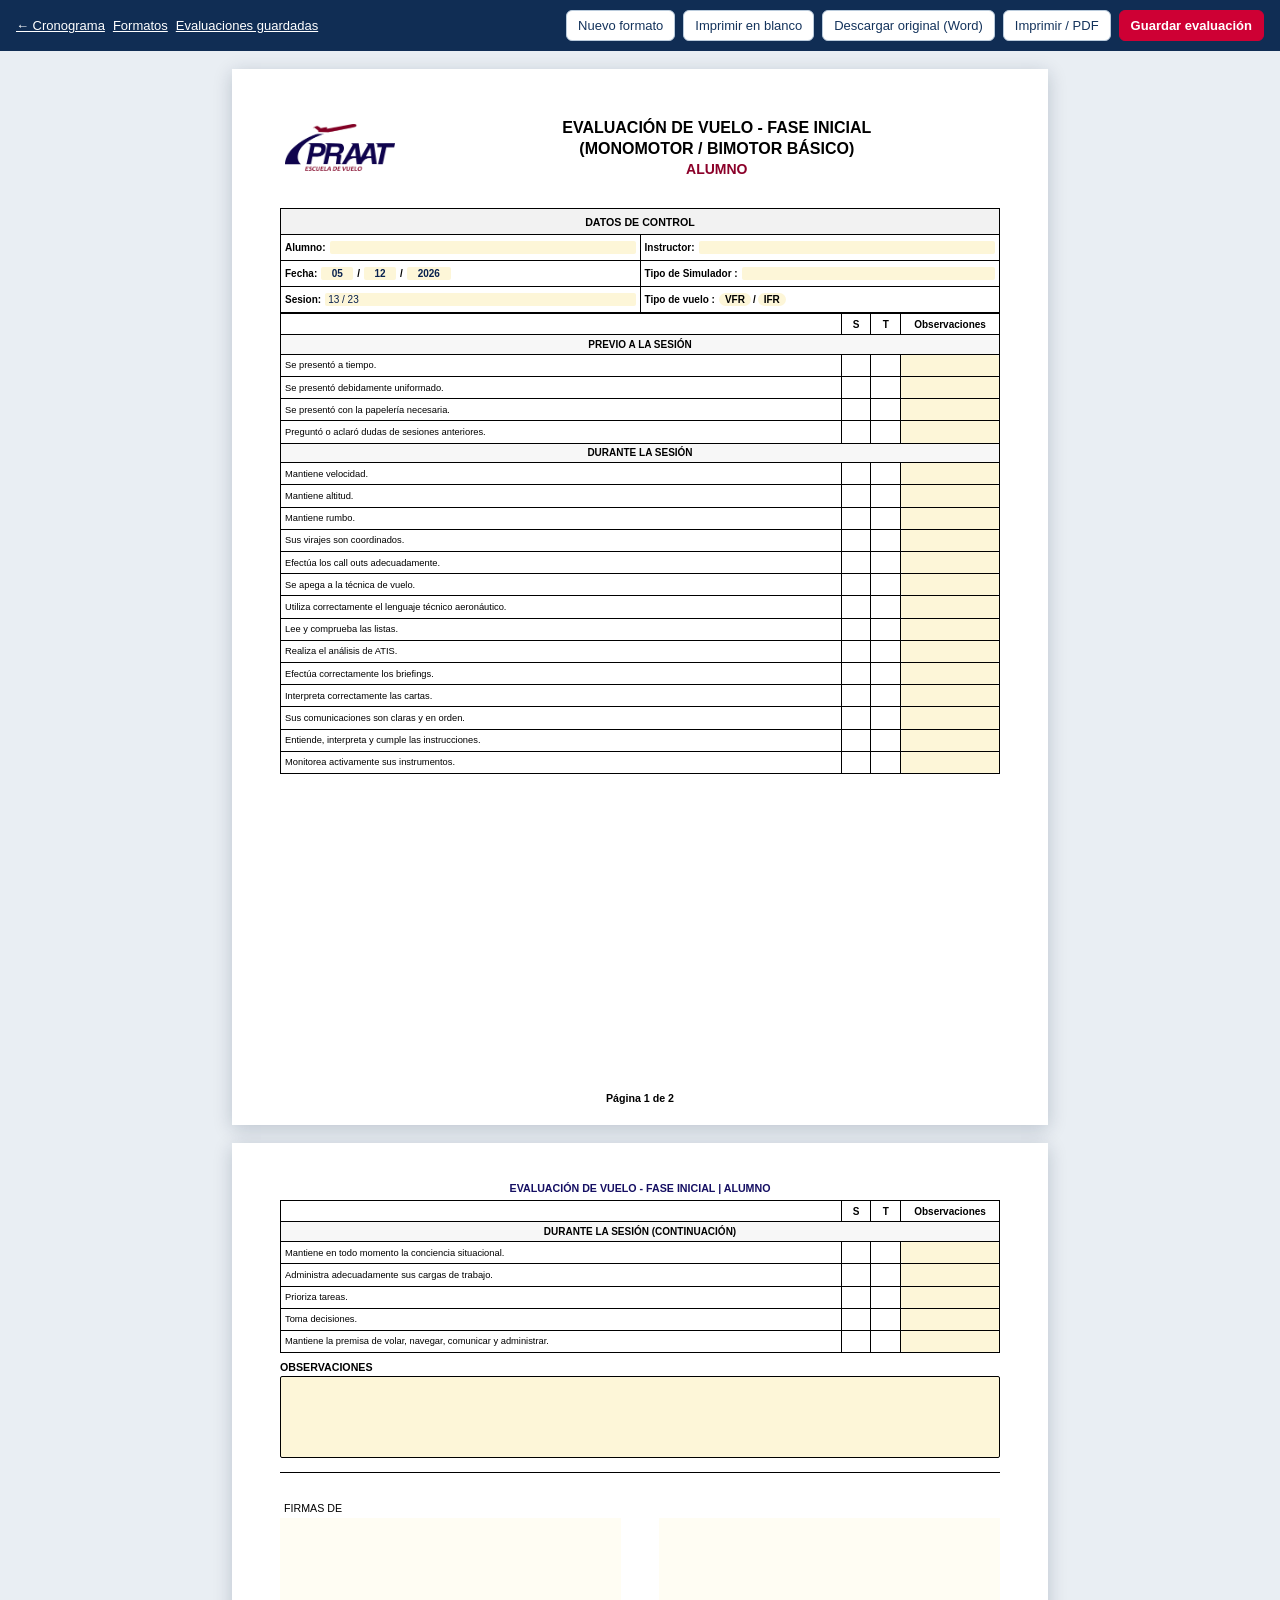
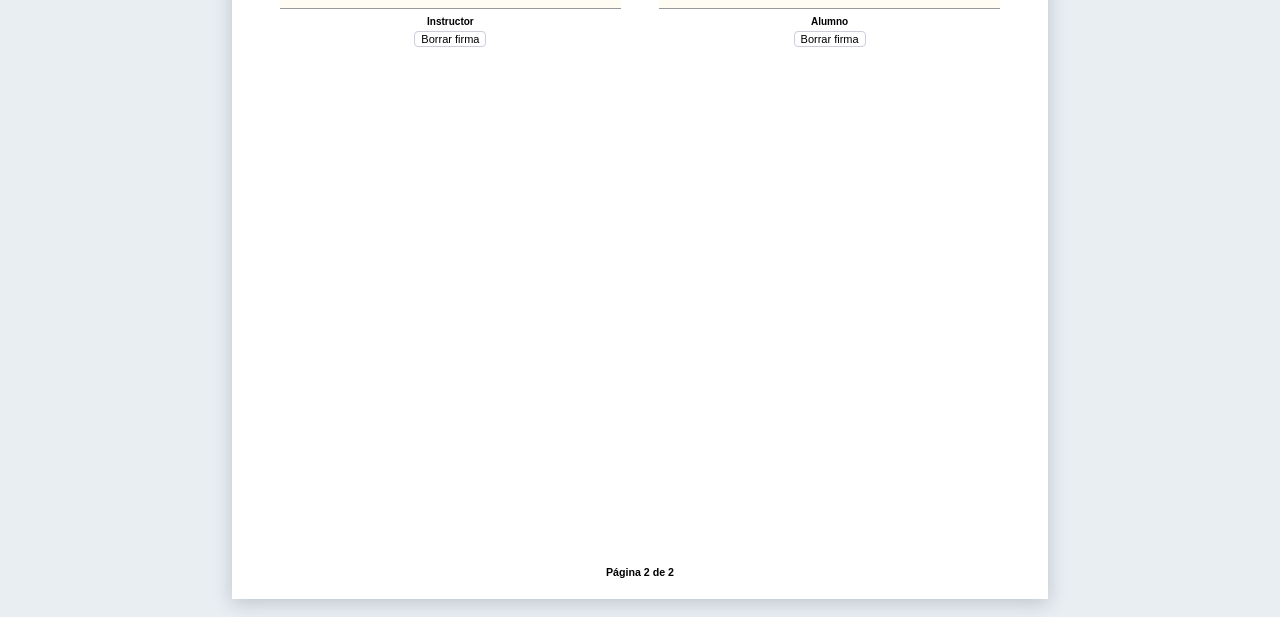
<file: cronograma-simuladores/formatos/evaluacion-alumno.html>
<!doctype html>
<html lang="es">
  <head>
    <meta charset="utf-8" />
    <meta name="viewport" content="width=device-width,initial-scale=1" />
    <title>Evaluación de vuelo · Alumno · PRAAT</title>
    <link rel="stylesheet" href="formato.css?v=2" />
  </head>
  <body>
    <div class="barra">
      <a href="../">← Cronograma</a>
      <a href="./">Formatos</a>
      <a href="./#guardadas">Evaluaciones guardadas</a>
      <span class="grow"></span>
      <span class="guardado" id="guardado"></span>
      <button type="button" id="nuevo">Nuevo formato</button>
      <button type="button" id="blanco">Imprimir en blanco</button>
      <a class="boton" href="originales/Formato_Evaluacion_de_Vuelo_Alumno.docx" download>Descargar original (Word)</a>
      <button type="button" id="imprimir">Imprimir / PDF</button>
      <button type="button" class="primary" id="guardar">Guardar evaluación</button>
    </div>
    <main id="formato"></main>

    <div id="toast" role="status"></div>
    <script>
      // Contenido copiado del archivo Formato_Evaluacion_de_Vuelo_Alumno.docx.
      const FORMATO = {
        id: "evaluacion-alumno",
        nombre: "Evaluación de vuelo alumno",
        // Datos que se muestran en «Evaluaciones guardadas» y en Google Sheets.
        resumen: { evaluado: "alumno", evaluadoTexto: "el nombre del alumno", evaluador: "instructor", fecha: "fecha", detalle: "simulador" },
        titulos: ["EVALUACIÓN DE VUELO - FASE INICIAL", "(MONOMOTOR / BIMOTOR BÁSICO)"],
        subtitulos: [{ texto: "ALUMNO", color: "maroon", tam: "10.5pt" }],
        control: [
          [{ label: "Alumno:", name: "alumno" }, { label: "Instructor:", name: "instructor", lista: "instructores" }],
          [{ label: "Fecha:", name: "fecha", tipo: "fecha" }, { label: "Tipo de Simulador :", name: "simulador", lista: "simuladores" }],
          [{ label: "Sesion:", name: "sesion", valor: "13 / 23" }, { label: "Tipo de vuelo :", name: "vuelo", tipo: "opciones", opciones: ["VFR", "IFR"] }],
        ],
        paginas: [
          {
            secciones: [
              { titulo: "PREVIO A LA SESIÓN", items: ["Se presentó a tiempo.", "Se presentó debidamente uniformado.", "Se presentó con la papelería necesaria.", "Preguntó o aclaró dudas de sesiones anteriores."] },
              { titulo: "DURANTE LA SESIÓN", items: ["Mantiene velocidad.", "Mantiene altitud.", "Mantiene rumbo.", "Sus virajes son coordinados.", "Efectúa los call outs adecuadamente.", "Se apega a la técnica de vuelo.", "Utiliza correctamente el lenguaje técnico aeronáutico.", "Lee y comprueba las listas.", "Realiza el análisis de ATIS.", "Efectúa correctamente los briefings.", "Interpreta correctamente las cartas.", "Sus comunicaciones son claras y en orden.", "Entiende, interpreta y cumple las instrucciones.", "Monitorea activamente sus instrumentos."] },
            ],
          },
          {
            encabezado: "EVALUACIÓN DE VUELO - FASE INICIAL | ALUMNO",
            cabecera: true,
            secciones: [
              { titulo: "DURANTE LA SESIÓN (CONTINUACIÓN)", items: ["Mantiene en todo momento la conciencia situacional.", "Administra adecuadamente sus cargas de trabajo.", "Prioriza tareas.", "Toma decisiones.", "Mantiene la premisa de volar, navegar, comunicar y administrar."] },
            ],
          },
        ],
        firmas: { titulo: "FIRMAS DE", nombres: ["Instructor", "Alumno"] },
      };
    </script>
    <script src="../datos.js?v=20261124"></script>
    <script src="config.js?v=1"></script>
    <script src="almacen.js?v=1"></script>
    <script src="formato.js?v=3"></script>
  </body>
</html>
</file>
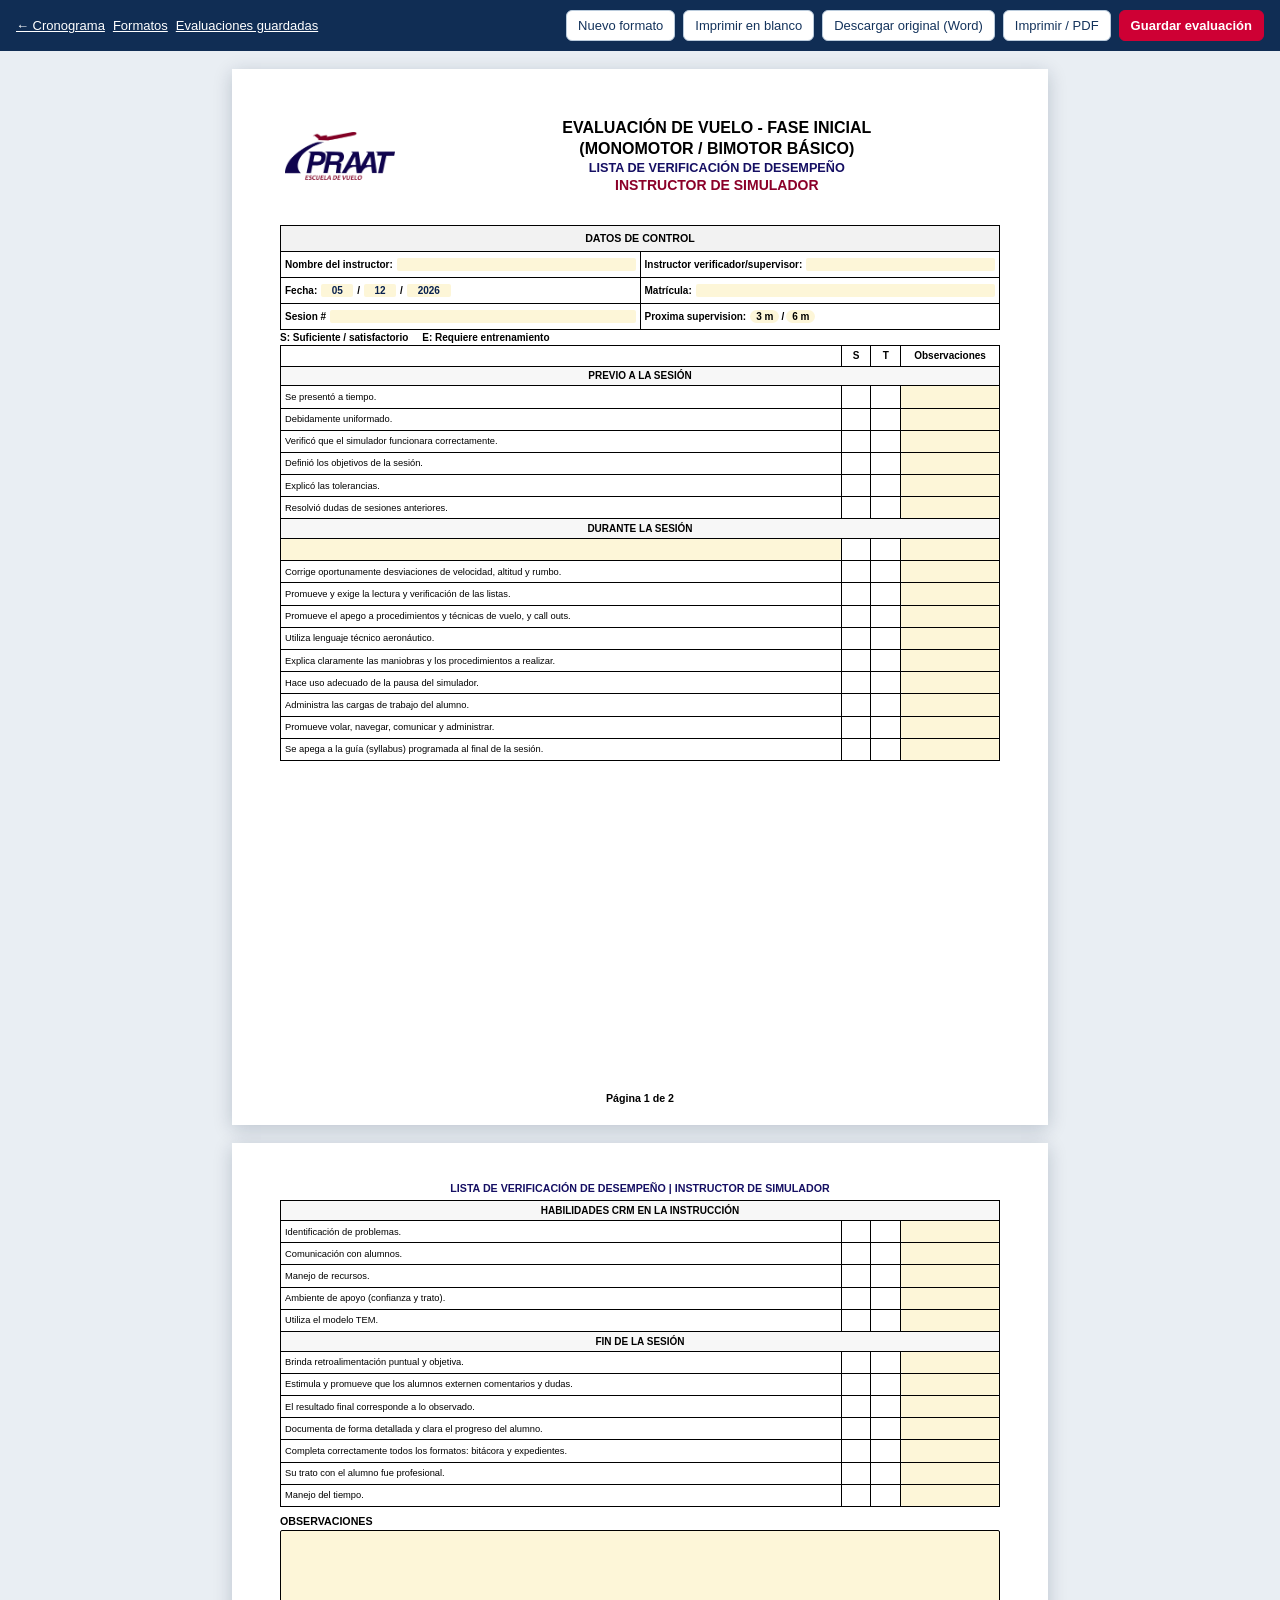
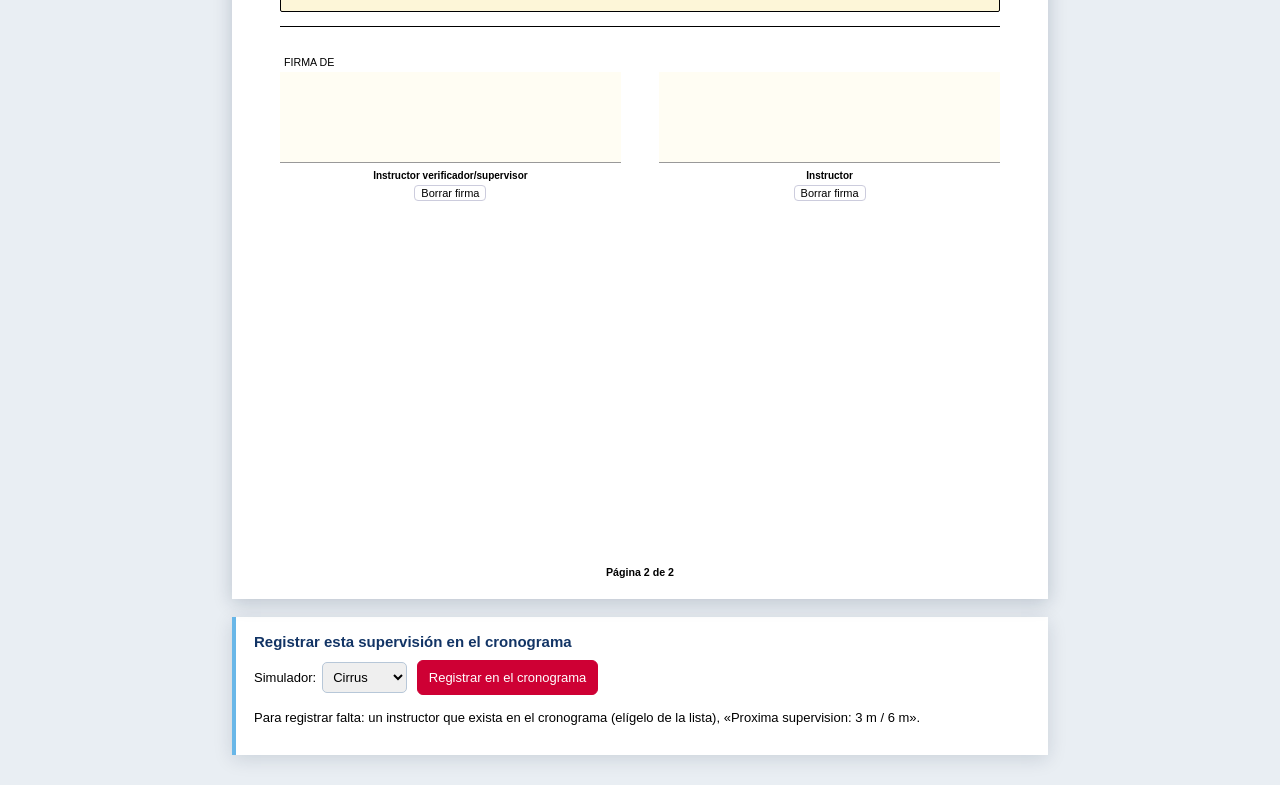
<file: cronograma-simuladores/formatos/supervision-instructor.html>
<!doctype html>
<html lang="es">
  <head>
    <meta charset="utf-8" />
    <meta name="viewport" content="width=device-width,initial-scale=1" />
    <title>Lista de verificación de desempeño · Instructor de simulador · PRAAT</title>
    <link rel="stylesheet" href="formato.css?v=2" />
  </head>
  <body>
    <div class="barra">
      <a href="../">← Cronograma</a>
      <a href="./">Formatos</a>
      <a href="./#guardadas">Evaluaciones guardadas</a>
      <span class="grow"></span>
      <span class="guardado" id="guardado"></span>
      <button type="button" id="nuevo">Nuevo formato</button>
      <button type="button" id="blanco">Imprimir en blanco</button>
      <a class="boton" href="originales/Formato_Supervision_Instructor_Simulador.docx" download>Descargar original (Word)</a>
      <button type="button" id="imprimir">Imprimir / PDF</button>
      <button type="button" class="primary" id="guardar">Guardar evaluación</button>
    </div>
    <main id="formato"></main>
    <section class="registro" id="registro">
      <h2>Registrar esta supervisión en el cronograma</h2>
      Simulador:<select id="reg-sim" aria-label="Simulador"></select>
      <button type="button" class="primary" id="reg-btn">Registrar en el cronograma</button>
      <p id="reg-info"></p>
    </section>
    <div id="toast" role="status"></div>
    <script>
      // Contenido copiado del archivo Formato_Supervision_Instructor_Simulador.docx.
      const FORMATO = {
        id: "supervision-instructor",
        nombre: "Supervisión instructor de simulador",
        // Datos que se muestran en «Evaluaciones guardadas» y en Google Sheets.
        resumen: { evaluado: "instructor", evaluadoTexto: "el nombre del instructor", evaluador: "supervisor", fecha: "fecha", detalle: "proxima" },
        titulos: ["EVALUACIÓN DE VUELO - FASE INICIAL", "(MONOMOTOR / BIMOTOR BÁSICO)"],
        subtitulos: [
          { texto: "LISTA DE VERIFICACIÓN DE DESEMPEÑO", color: "navy", tam: "9.5pt" },
          { texto: "INSTRUCTOR DE SIMULADOR", color: "maroon", tam: "10.5pt" },
        ],
        control: [
          [{ label: "Nombre del instructor:", name: "instructor", lista: "instructores" }, { label: "Instructor verificador/supervisor:", name: "supervisor" }],
          [{ label: "Fecha:", name: "fecha", tipo: "fecha" }, { label: "Matrícula:", name: "matricula" }],
          [{ label: "Sesion #", name: "sesion" }, { label: "Proxima supervision:", name: "proxima", tipo: "opciones", opciones: ["3 m", "6 m"] }],
        ],
        leyenda: "S: Suficiente / satisfactorio     E: Requiere entrenamiento",
        paginas: [
          {
            secciones: [
              { titulo: "PREVIO A LA SESIÓN", items: ["Se presentó a tiempo.", "Debidamente uniformado.", "Verificó que el simulador funcionara correctamente.", "Definió los objetivos de la sesión.", "Explicó las tolerancias.", "Resolvió dudas de sesiones anteriores."] },
              { titulo: "DURANTE LA SESIÓN", items: ["", "Corrige oportunamente desviaciones de velocidad, altitud y rumbo.", "Promueve y exige la lectura y verificación de las listas.", "Promueve el apego a procedimientos y técnicas de vuelo, y call outs.", "Utiliza lenguaje técnico aeronáutico.", "Explica claramente las maniobras y los procedimientos a realizar.", "Hace uso adecuado de la pausa del simulador.", "Administra las cargas de trabajo del alumno.", "Promueve volar, navegar, comunicar y administrar.", "Se apega a la guía (syllabus) programada al final de la sesión."] },
            ],
          },
          {
            encabezado: "LISTA DE VERIFICACIÓN DE DESEMPEÑO | INSTRUCTOR DE SIMULADOR",
            cabecera: false,
            secciones: [
              { titulo: "HABILIDADES CRM EN LA INSTRUCCIÓN", items: ["Identificación de problemas.", "Comunicación con alumnos.", "Manejo de recursos.", "Ambiente de apoyo (confianza y trato).", "Utiliza el modelo TEM."] },
              { titulo: "FIN DE LA SESIÓN", items: ["Brinda retroalimentación puntual y objetiva.", "Estimula y promueve que los alumnos externen comentarios y dudas.", "El resultado final corresponde a lo observado.", "Documenta de forma detallada y clara el progreso del alumno.", "Completa correctamente todos los formatos: bitácora y expedientes.", "Su trato con el alumno fue profesional.", "Manejo del tiempo."] },
            ],
          },
        ],
        firmas: { titulo: "FIRMA DE", nombres: ["Instructor verificador/supervisor", "Instructor"] },
        // Registro en el cronograma: 6 m = aprobatoria, 3 m = no aprobatoria.
        cronograma: { instructor: "instructor", supervisor: "supervisor", fecha: "fecha", sesion: "sesion", matricula: "matricula", proxima: "proxima", meses: { "3 m": 3, "6 m": 6 } },
      };
    </script>
    <script src="../datos.js?v=20261124"></script>
    <script src="config.js?v=1"></script>
    <script src="almacen.js?v=1"></script>
    <script src="formato.js?v=3"></script>
  </body>
</html>
</file>
<file: style.css>
:root {
  --navy: #123465;
  --red: #ce0034;
  --blue: #69b7e8;
  --line: #b9cbdc;
}
* {
  box-sizing: border-box;
}
body {
  margin: 0;
  background: #f8fbfd;
  color: #08132d;
  font:
    16px Arial,
    sans-serif;
}
nav {
  display: flex;
  justify-content: space-between;
  align-items: center;
  padding: 10px 18px;
  background: #102d54;
  color: white;
  gap: 12px;
}
nav > span {
  font-weight: bold;
}
nav > div {
  display: flex;
  gap: 7px;
  flex-wrap: wrap;
}
button,
.button {
  font: inherit;
  font-size: 13px;
  cursor: pointer;
  padding: 9px 12px;
  border: 1px solid #bacbdc;
  border-radius: 6px;
  background: white;
  color: #14335c;
  display: inline-block;
}
button:hover,
.button:hover {
  background: #e4eff8;
}
button:focus-visible,
.button:focus-within,
input:focus-visible {
  outline: 3px solid #69b7e8;
  outline-offset: 2px;
}
header {
  background: white url(referencia.png) top center/100% auto no-repeat;
  aspect-ratio: 14.2/1;
  min-height: 70px;
}
h1 {
  position: absolute;
  width: 1px;
  height: 1px;
  overflow: hidden;
  clip-path: inset(50%);
}
.dates {
  padding: 7px 20px;
  background: white;
  color: #46536a;
  font-size: 13px;
  border-bottom: 1px solid #dce5ec;
}
main {
  padding: 12px 14px 18px;
  max-width: 2200px;
  margin: auto;
}
.kpis {
  display: grid;
  grid-template-columns: repeat(8, 1fr);
  gap: 8px;
  margin-bottom: 18px;
}
.kpi {
  border: 1px solid var(--line);
  border-radius: 9px;
  background: linear-gradient(135deg, white, #f4f7fa);
  padding: 12px 10px;
  text-align: center;
  box-shadow: 0 3px 5px #12346508;
}
.ktitle {
  display: flex;
  align-items: center;
  justify-content: center;
  text-align: left;
  gap: 10px;
  min-height: 38px;
  font-weight: bold;
  font-size: 15px;
}
.icon {
  font-size: 30px;
  color: var(--navy);
}
.kvalue {
  font-size: clamp(24px, 2.7vw, 47px);
  font-weight: 800;
  margin: 12px 0 6px;
  white-space: nowrap;
}
.kvalue:after {
  content: "";
  display: block;
  margin: 9px auto 0;
  width: 52px;
  height: 3px;
  background: var(--red);
}
.kpi small {
  font-size: 11px;
}
.mainrow {
  display: grid;
  grid-template-columns: 25% 49.5% 1fr;
  gap: 10px;
}
.panel {
  border: 1px solid var(--line);
  border-radius: 9px;
  background: white;
  box-shadow: 0 3px 5px #1234650a;
  overflow: hidden;
}
h2 {
  margin: 0;
  padding: 7px 13px;
  background: linear-gradient(#234b7c, #15325b);
  color: white;
  font-size: 21px;
}
h2 small {
  font-size: 17px;
  font-weight: normal;
}
#chart {
  height: 210px;
  padding: 17px 16px 0;
  display: flex;
  gap: 12px;
  align-items: end;
  border-bottom: 1px solid #aaa;
  margin: 0 16px 28px;
  background: repeating-linear-gradient(
    to top,
    transparent 0,
    transparent 39px,
    #e6ebf0 40px
  );
}
.bar {
  flex: 1;
  position: relative;
  background: linear-gradient(120deg, #194479, #082552);
  border-radius: 3px 3px 0 0;
  min-height: 2px;
}
.bar strong {
  position: absolute;
  top: -22px;
  width: 100%;
  text-align: center;
  white-space: nowrap;
  font-size: 15px;
}
.bar span {
  position: absolute;
  bottom: -23px;
  width: 100%;
  text-align: center;
}
.share {
  margin: 10px;
  padding: 8px;
  border: 1px solid #c9d9e6;
  border-radius: 8px;
  background: #f2f7fc;
}
h3 {
  margin: 0 0 10px;
  font-size: 17px;
}
#shares {
  display: flex;
  border-radius: 6px;
  overflow: hidden;
  color: white;
  text-align: center;
  font-weight: bold;
  font-size: 13px;
}
#shares > div {
  padding: 5px 1px;
  min-width: 45px;
  background: var(--navy);
  border-right: 1px solid white;
}
.tablewrap {
  overflow: auto;
  padding: 12px 6px 0;
}
table {
  border-collapse: collapse;
  width: 100%;
  font-size: 14px;
  text-align: center;
}
th,
td {
  padding: 11px 5px;
  border: 1px solid #b9bec6;
}
th {
  background: linear-gradient(#cae5f7, #9cd0f1);
  font-size: 12px;
}
tbody tr td:first-child {
  background: var(--navy);
  color: white;
  font-weight: bold;
}
tfoot {
  font-weight: bold;
  background: #e8ebef;
}
.foot {
  font-size: 12px;
  font-style: italic;
  margin: 14px 16px;
  line-height: 1.5;
}
.fleetcard {
  margin: 14px 10px;
  padding: 12px;
  background: linear-gradient(120deg, #cce5f8, #f7fafc);
  border: 1px solid #c8dcea;
  border-radius: 10px;
  display: flex;
  gap: 16px;
  align-items: center;
}
.fleetcard > div:first-child {
  flex: 1;
  border-right: 1px solid #9babc0;
  font-size: 19px;
}
.fleetcard strong {
  font-size: 29px;
}
.fleetcard p {
  font-size: 14px;
  margin: 10px 0;
}
.secondrow {
  display: grid;
  grid-template-columns: 1fr 1.04fr;
  gap: 14px;
  margin-top: 15px;
}
.students h2 {
  background: linear-gradient(#639d5d, #3f7c3b);
}
.maintenance h2 {
  background: linear-gradient(#cc3752, #af1934);
}
#students,
#maintenance {
  display: flex;
  gap: 18px;
  padding: 14px;
  align-items: center;
  min-height: 140px;
}
.bigicon {
  font-size: 60px;
  padding: 18px;
  color: #37763b;
  background: #e9f3e8;
  border-radius: 7px;
}
#students ul {
  list-style-type: square;
  padding-left: 19px;
  margin: 0;
  line-height: 1.45;
}
#students li::marker {
  color: #4d8c43;
}
#maintenance .bigicon {
  color: var(--red);
  background: #fce8ed;
}
#maintenance ul {
  margin: 0;
  padding-left: 18px;
  line-height: 1.5;
  list-style-type: square;
}
#maintenance li::marker {
  color: var(--red);
}
#maintenance aside {
  border-left: 1px solid #9ba8ba;
  padding-left: 18px;
  max-width: 235px;
  font-style: italic;
  font-size: 14px;
}
.messages {
  display: flex;
  margin-top: 15px;
}
.messages h2 {
  display: flex;
  align-items: center;
  min-width: 225px;
  font-size: 24px;
}
.messages > div {
  display: grid;
  grid-template-columns: repeat(4, 1fr);
  padding: 12px 0;
}
.message {
  padding: 0 16px;
  border-right: 1px solid #a6b5c6;
  display: flex;
  gap: 10px;
  font-size: 15px;
  line-height: 1.35;
}
.badge {
  background: var(--red);
  border-radius: 50%;
  color: white;
  font-size: 23px;
  min-width: 29px;
  height: 29px;
  text-align: center;
}
.source {
  color: #657287;
  font-size: 12px;
  margin-bottom: 0;
}
.warning {
  font-size: 12px;
  color: #99420b;
}
.warning:empty {
  display: none;
}
dialog {
  width: 900px;
  max-width: 95vw;
  border: 1px solid #bacbdc;
  border-radius: 14px;
  padding: 22px;
  max-height: 92vh;
}
dialog::backdrop {
  background: #081b39aa;
}
.dialoghead {
  display: flex;
  justify-content: space-between;
  gap: 15px;
}
.dialoghead h2 {
  background: none;
  color: #123465;
  padding: 0;
}
.dialoghead p,
.note {
  font-size: 13px;
  color: #5c687a;
}
fieldset {
  border: 1px solid #d1dce8;
  border-radius: 8px;
  margin: 16px 0;
  padding: 14px;
  display: grid;
  grid-template-columns: repeat(3, 1fr);
  gap: 12px;
}
legend {
  font-weight: bold;
  color: #123465;
}
label.field {
  display: flex;
  flex-direction: column;
  gap: 5px;
  font-size: 13px;
}
input {
  width: 100%;
  padding: 9px;
  border: 1px solid #b7c7d8;
  border-radius: 5px;
  font: inherit;
}
.actions {
  display: flex;
  justify-content: end;
  gap: 8px;
  position: sticky;
  bottom: -22px;
  background: white;
  padding: 12px 0;
}
.primary {
  background: #123465;
  color: white;
}
#toast {
  position: fixed;
  bottom: 20px;
  left: 50%;
  transform: translateX(-50%);
  background: #123465;
  color: white;
  padding: 12px 22px;
  border-radius: 7px;
  display: none;
}
@media (min-width: 1700px) {
  #chart {
    height: 250px;
  }
  table {
    font-size: 16px;
  }
  th {
    font-size: 14px;
  }
  .kpi {
    min-height: 140px;
  }
}
@media (max-width: 1150px) {
  .kpis {
    grid-template-columns: repeat(4, 1fr);
  }
  .mainrow {
    grid-template-columns: 1fr 2fr;
  }
  .fleet {
    grid-column: 1/-1;
  }
  #fleet {
    display: flex;
  }
  .fleetcard {
    flex: 1;
  }
  .secondrow {
    grid-template-columns: 1fr;
  }
  .messages {
    display: block;
  }
  .messages > div {
    grid-template-columns: repeat(2, 1fr);
    gap: 16px;
  }
  .kvalue {
    font-size: 32px;
  }
}
@media (max-width: 650px) {
  nav {
    align-items: start;
    flex-direction: column;
  }
  header {
    min-height: 0;
  }
  .kpis {
    grid-template-columns: repeat(2, 1fr);
  }
  .mainrow {
    display: block;
  }
  .panel {
    margin-bottom: 12px;
  }
  .secondrow {
    display: block;
  }
  .messages > div {
    grid-template-columns: 1fr;
  }
  .message {
    border: 0;
  }
  #fleet {
    display: block;
  }
  #maintenance {
    flex-wrap: wrap;
  }
  fieldset {
    grid-template-columns: 1fr 1fr;
  }
  .bigicon {
    display: none;
  }
  .ktitle {
    font-size: 14px;
  }
  main {
    padding: 10px;
  }
  h2 {
    font-size: 19px;
  }
}
@media print {
  nav,
  .source,
  #warning,
  dialog,
  #toast {
    display: none !important;
  }
  body {
    background: white;
    font-size: 12px;
  }
  main {
    padding: 3px;
  }
  .kpis {
    grid-template-columns: repeat(8, 1fr);
    gap: 4px;
  }
  .ktitle {
    font-size: 10px;
  }
  .icon {
    font-size: 19px;
  }
  .kvalue {
    font-size: 25px;
  }
  .kpi {
    padding: 6px;
  }
  .mainrow {
    display: grid;
    grid-template-columns: 25% 49% 1fr;
  }
  .fleet {
    grid-column: auto;
  }
  #fleet {
    display: block;
  }
  h2 {
    font-size: 15px;
  }
  .secondrow {
    display: grid;
    grid-template-columns: 1fr 1fr;
  }
  .messages {
    display: flex;
  }
  .messages h2 {
    min-width: 150px;
  }
  .messages > div {
    grid-template-columns: repeat(4, 1fr);
  }
  .message {
    font-size: 11px;
  }
  table {
    font-size: 10px;
  }
  th {
    font-size: 9px;
  }
  th,
  td {
    padding: 8px 3px;
  }
  #chart {
    height: 150px;
  }
  .bar strong {
    font-size: 11px;
  }
  .bigicon {
    font-size: 30px;
    padding: 8px;
  }
  #students,
  #maintenance {
    font-size: 11px;
    padding: 8px;
    gap: 8px;
  }
  #maintenance aside {
    font-size: 10px;
  }
  .panel {
    break-inside: avoid;
  }
  * {
    -webkit-print-color-adjust: exact;
    print-color-adjust: exact;
  }
  @page {
    size: A3 landscape;
    margin: 8mm;
  }
}
:root {
}
.kpis {
  grid-template-columns: repeat(8, minmax(0, 1fr));
}
.kpi,
.mainrow > * {
  min-width: 0;
}
.kvalue {
  font-size: clamp(22px, 2.5vw, 47px);
}
.ktitle {
  font-size: clamp(11px, 1vw, 16px);
  gap: 6px;
}
.icon {
  font-size: clamp(20px, 2vw, 30px);
}
table {
  table-layout: fixed;
  font-size: clamp(10px, 0.92vw, 16px);
}
th {
  font-size: clamp(9px, 0.78vw, 14px);
  overflow-wrap: anywhere;
}
td {
  padding: 10px 3px;
  overflow-wrap: anywhere;
}
header {
  position: relative;
}
header:after {
  content: "";
  position: absolute;
  left: 18%;
  top: 65%;
  width: 55%;
  height: 31%;
  background: white;
}
.fleetcard {
  gap: 9px;
}
.fleetcard > div:first-child {
  font-size: 17px;
}
.fleetcard p {
  font-size: 12px;
}
@media (max-width: 1150px) {
  .kpis {
    grid-template-columns: repeat(4, minmax(0, 1fr));
  }
  .ktitle {
    font-size: 14px;
  }
}
@media (max-width: 650px) {
  .kpis {
    grid-template-columns: repeat(2, minmax(0, 1fr));
  }
  table {
    min-width: 680px;
  }
}
@media print {
  .kpis {
    grid-template-columns: repeat(8, minmax(0, 1fr));
  }
}
.kpi:nth-child(2) {
  container-type: inline-size;
}
.kpi:nth-child(2) .kvalue {
  font-size: clamp(14px, 15cqw, 36px);
}

nav {
  background: transparent;
  border-top: 1px solid #dce5ec;
  color: #64748b;
  justify-content: center;
  padding: 12px 14px;
  margin-top: 12px;
}
nav > div {
  justify-content: center;
  gap: 6px;
}
nav button,
nav .button {
  font-size: 11px;
  padding: 6px 9px;
  background: transparent;
  border-color: #dce5ec;
  color: #64748b;
}
nav button:hover,
nav .button:hover {
  background: #edf2f7;
  color: #123465;
}
@media (max-width: 650px) {
  nav {
    align-items: center;
  }
}

.messages > div {
  grid-template-columns: repeat(3, minmax(0, 1fr));
  width: 100%;
}
.training {
  margin-top: 15px;
}
.training p {
  padding: 0 16px;
  line-height: 1.5;
  font-size: 14px;
}
.indicators table {
  min-width: 850px;
}
.indicators .tablewrap {
  overflow-x: auto;
}
.message {
  line-height: 1.55;
}
@media (max-width: 650px) {
  .messages > div {
    grid-template-columns: 1fr;
  }
  .message {
    padding: 12px 16px;
  }
}
@media print {
  .indicators table {
    min-width: 0;
  }
  .messages > div {
    grid-template-columns: repeat(3, 1fr);
  }
}

/* Título editable sobre el encabezado de referencia. */
header h1 {
  position: absolute;
  clip-path: none;
  overflow: visible;
  left: 18%;
  right: 26%;
  top: 8%;
  width: auto;
  height: auto;
  margin: 0;
  padding: 0 0 12px;
  background: white;
  font-size: clamp(12px, 3vw, 54px);
  font-weight: 800;
  line-height: 1.15;
  z-index: 1;
}


/* Ediciones e historial */
.history-nav{display:flex;gap:12px;flex-wrap:wrap;align-items:center;padding:12px 18px;background:#edf3f9;font-size:13px}
.history-nav a{color:#123465}.week-note{margin:12px 14px;padding:14px 18px;border-left:4px solid #69b7e8;background:#eaf4fb;font-size:14px;line-height:1.5}
.week-note p{margin:7px 0 0}.weekly-report{margin-top:15px}.weekly-report summary{cursor:pointer;padding:16px;font-weight:bold;color:#123465}.weekly-report table{min-width:1100px}.weekly-report td{font-size:12px}.maintenance #maintenance{align-items:flex-start;flex-wrap:wrap}.maintenance #maintenance aside{max-width:none;border-left:0;border-top:1px solid #c9d9e6;padding:12px 0 0;width:100%}
@media print{.history-nav{display:none}.weekly-report{break-inside:auto}.weekly-report details:not([open]){display:none}}

/* Un color por base, compartido por todas las secciones. */
[data-base] {
  --base-color: var(--navy);
}
[data-base="PBC"] {
  --base-color: #00665f;
}
[data-base="JJC"] {
  --base-color: #861b47;
}
#chart .bar[data-base],
#shares > div[data-base],
#table tbody tr[data-base] > td:first-child,
#report-table tbody tr[data-base] > td:first-child,
#servicios-programados tbody tr[data-base] > td:first-child,
.message[data-base] .badge {
  background: var(--base-color);
  color: white;
}
#chart .bar[data-base] :is(strong, span),
.base-label[data-base],
.message[data-base] > span:last-child > b:first-child {
  color: var(--base-color);
}
</file>
<file: cronograma-simuladores/estilo.css>
/* Ajustes del cronograma sobre el estilo del Dashboard Operativo (../style.css). */

/* Encabezado: título más largo que el del dashboard. */
header h1 {
  font-size: clamp(11px, 2.15vw, 38px);
  right: 25%;
}

.kpis,
.kpis[class] {
  grid-template-columns: repeat(6, minmax(0, 1fr));
}
.kpi small {
  color: #5c687a;
}

.crono-row {
  display: grid;
  grid-template-columns: 1.15fr 1fr;
  gap: 10px;
}
.crono-row > * {
  min-width: 0;
}
.calendario,
.historial {
  margin-top: 15px;
}

/* Tablas: ancho automático y texto legible. */
.crono-row table,
.calendario table,
.historial table {
  table-layout: auto;
  font-size: 14px;
}
.crono-row th,
.calendario th,
.historial th {
  font-size: 12px;
}
td.txt {
  text-align: left;
  font-size: 12px;
  line-height: 1.4;
  min-width: 180px;
}
td small {
  color: #5c687a;
  font-size: 11px;
}
tbody tr td:first-child small {
  color: #d6e4f3;
}
#estado tbody tr td:first-child {
  background: none;
  color: inherit;
  font-weight: normal;
}
#estado tbody tr td[rowspan] {
  background: var(--navy);
  color: white;
  font-weight: bold;
}
.acc {
  white-space: nowrap;
}
tr.cancelada td:not(:first-child) {
  color: #8a94a3;
  text-decoration: line-through;
}

/* Estados y resultados. */
.pill,
.res {
  display: inline-block;
  padding: 3px 9px;
  border-radius: 999px;
  font-size: 12px;
  font-weight: bold;
  white-space: nowrap;
  border: 1px solid transparent;
}
.pill[data-estado="Vencida"] { background: #fce8ed; color: #ae0f2e; border-color: #f1b3c1; }
.pill[data-estado="Este mes"] { background: #fff4d6; color: #7a5200; border-color: #f0d48a; }
.pill[data-estado="Próxima"] { background: #e4f1fb; color: #0f4c81; border-color: #a9d3f0; }
.pill[data-estado="Programada"] { background: #123465; color: white; }
.pill[data-estado="Por programar"] { background: white; color: #123465; border: 1px dashed #123465; }
.pill[data-estado="Sin programar"] { background: #eef1f4; color: #5c687a; }
.pill[data-estado="Realizada"] { background: #e9f3e8; color: #2f6b2c; border-color: #b9d8b5; }
.pill[data-estado="Cancelada"] { background: #eef1f4; color: #8a94a3; }
.res[data-resultado="Aprobatoria"] { color: #2f6b2c; background: #e9f3e8; }
.res[data-resultado="No aprobatoria"] { color: #ae0f2e; background: #fce8ed; }
.res[data-resultado="Pendiente"],
.res[data-resultado="No registrado"] { color: #5c687a; background: #eef1f4; }

/* Botones pequeños dentro de tablas. */
button.mini {
  font-size: 12px;
  padding: 4px 8px;
}
tbody td:first-child button.mini {
  background: transparent;
  color: white;
  border-color: #ffffff66;
  margin-left: 4px;
}
.primary {
  border-color: #123465;
}
.primary:hover {
  background: #1d4c86;
}
.danger {
  color: #ae0f2e;
  border-color: #f1b3c1;
  margin-right: auto;
}

/* Calendario. */
h2 .cal-nav {
  float: right;
  display: flex;
  gap: 5px;
}
h2 .cal-nav button {
  padding: 2px 10px;
  font-size: 13px;
}
#calendario {
  min-width: 900px;
}
#calendario th.cal-nombre,
#calendario td.cal-nombre {
  width: 190px;
  text-align: left;
  padding-left: 10px;
}
#calendario td {
  padding: 7px 3px;
}
#calendario .hoy {
  background: #fff8e1;
  box-shadow: inset 0 0 0 2px #f0c64a;
}
#calendario th.hoy {
  background: linear-gradient(#ffe9a8, #f6d36b);
}
.mk {
  display: inline-grid;
  place-items: center;
  width: 24px;
  height: 24px;
  border-radius: 50%;
  font-size: 13px;
  font-weight: bold;
  margin: 1px;
  cursor: default;
}
.mk.ok { background: #3f7c3b; color: white; }
.mk.bad { background: #ce0034; color: white; }
.mk.done { background: #8a94a3; color: white; }
.mk.prog { color: #123465; font-size: 20px; }
.mk.late { color: #ce0034; font-size: 20px; }
.mk.sug { color: #123465; font-size: 20px; }
.leyenda {
  display: flex;
  flex-wrap: wrap;
  align-items: center;
  gap: 4px 10px;
  font-style: normal;
}
.leyenda .mk {
  width: 20px;
  height: 20px;
  font-size: 11px;
}
.leyenda .mk.prog,
.leyenda .mk.late,
.leyenda .mk.sug {
  font-size: 17px;
}

/* Historial: filtros. */
.filtros {
  display: flex;
  flex-wrap: wrap;
  gap: 10px 16px;
  align-items: end;
  padding: 12px 12px 0;
  font-size: 13px;
}
.filtros label {
  display: flex;
  flex-direction: column;
  gap: 4px;
}
.filtros .primary {
  margin-left: auto;
}
select,
textarea {
  font: inherit;
  font-size: 14px;
  padding: 8px;
  border: 1px solid #b7c7d8;
  border-radius: 5px;
  background: white;
  min-width: 150px;
}
textarea {
  width: 100%;
  resize: vertical;
}

/* Formularios. */
fieldset .full {
  grid-column: 1 / -1;
}
label.check {
  display: flex;
  align-items: center;
  gap: 8px;
  font-size: 13px;
}
label.check input {
  width: auto;
}
label.check[hidden] {
  display: none;
}
.sims {
  display: flex;
  flex-wrap: wrap;
  gap: 8px 18px;
  font-size: 14px;
}
.actions [hidden] {
  display: none;
}

@media (max-width: 1150px) {
  .kpis,
  .kpis[class] {
    grid-template-columns: repeat(3, minmax(0, 1fr));
  }
  .crono-row {
    grid-template-columns: 1fr;
  }
}
@media (max-width: 650px) {
  .kpis,
  .kpis[class] {
    grid-template-columns: repeat(2, minmax(0, 1fr));
  }
  .crono-row table,
  .historial table {
    min-width: 720px;
  }
  #calendario {
    min-width: 560px;
  }
  .filtros .primary {
    margin-left: 0;
  }
}
@media print {
  .kpis,
  .kpis[class] {
    grid-template-columns: repeat(6, minmax(0, 1fr));
  }
  .crono-row {
    grid-template-columns: 1.15fr 1fr;
  }
  .acc,
  .filtros,
  .cal-nav,
  button.mini {
    display: none !important;
  }
  #calendario {
    min-width: 0;
  }
  @page {
    size: A3 landscape;
    margin: 8mm;
  }
}

/* El dashboard reduce el segundo indicador; aquí todos usan el mismo tamaño. */
.kpi:nth-child(2) .kvalue {
  font-size: clamp(22px, 2.5vw, 47px);
}

/* Evita cortes de palabra dentro de las celdas («Simulad-or»). */
.crono-row th,
.crono-row td,
.calendario th,
.calendario td,
.historial th,
.historial td {
  overflow-wrap: normal;
}
.crono-row th,
.historial th,
#proximas td:nth-child(2),
#historial td:nth-child(2) {
  white-space: nowrap;
}
@media (max-width: 650px) {
  header h1 {
    font-size: 9.5px;
    top: 6%;
    padding-bottom: 2px;
  }
}

/* Formatos de evaluación. */
.formatos {
  margin-top: 15px;
}
.formatos-lista {
  display: grid;
  grid-template-columns: repeat(2, minmax(0, 1fr));
  gap: 12px;
  padding: 14px;
}
.formatos-lista article {
  border: 1px solid #c9d9e6;
  border-radius: 8px;
  background: #f2f7fc;
  padding: 14px 16px;
}
.formatos-lista h3 {
  color: #123465;
  font-size: 16px;
}
.formatos-lista p {
  font-size: 13px;
  line-height: 1.5;
  color: #3b4a60;
  margin: 0 0 12px;
}
.formatos-lista .button {
  margin: 0 4px 6px 0;
  text-decoration: none;
}
@media (max-width: 650px) {
  .formatos-lista {
    grid-template-columns: 1fr;
  }
}
@media print {
  .formatos {
    display: none;
  }
}

/* Panel de instructores. */
.chip {
  display: inline-block;
  padding: 2px 8px;
  margin: 1px 0;
  border-radius: 999px;
  background: #e4f1fb;
  color: #123465;
  font-size: 12px;
  font-weight: bold;
}
#instructores td:nth-child(2) {
  text-align: left;
}
button.mini.danger {
  margin-right: 0;
  background: white;
}
/* El aviso también se ve cuando hay una ventana abierta. */
dialog #toast {
  position: fixed;
}

/* Próximas evaluaciones a todo lo ancho y estado de cada simulador en el panel de instructores. */
.proximas table,
#instructores {
  table-layout: auto;
  font-size: 14px;
}
.proximas th,
.proximas td,
#instructores td {
  overflow-wrap: normal;
}
.proximas th {
  font-size: 12px;
  white-space: nowrap;
}
#proximas td:nth-child(2) {
  white-space: nowrap;
}
.chip[data-estado="Vencida"] { background: #fce8ed; color: #ae0f2e; }
.chip[data-estado="Este mes"] { background: #fff4d6; color: #7a5200; }
.chip[data-estado="Sin programar"],
.chip[data-estado="Por programar"] { background: #eef1f4; color: #5c687a; }
#instructores td:nth-child(3) {
  font-size: 13px;
  white-space: nowrap;
}

/* Orden: resúmenes → regla → calendario → próximas evaluaciones. */
main > .week-note {
  margin: 0 0 15px;
}
.week-note + .calendario {
  margin-top: 0;
}
.proximas {
  margin-top: 15px;
}

/* Evaluaciones guardadas. */
.guardadas {
  margin-top: 15px;
}
.guardadas .filtros .grow {
  flex: 1;
}
.guardadas input[type="search"] {
  min-width: 240px;
}
.g-total {
  font-size: 14px;
  font-weight: normal;
  opacity: 0.8;
  margin-left: 6px;
}
#guardadas-tabla {
  table-layout: auto;
  font-size: 14px;
}
#guardadas-tabla th,
#guardadas-tabla td {
  overflow-wrap: normal;
}
a.button.mini {
  font-size: 12px;
  padding: 4px 8px;
  text-decoration: none;
}
</file>
<file: cronograma-simuladores/formatos/formato.css>
/* Formatos PRAAT para llenar en pantalla e imprimir (carta). */
:root {
  --navy: #150f63;
  --maroon: #8b0029;
  --gris: #f2f2f2;
  --gris2: #f7f7f7;
  --borde: #000;
}
* {
  box-sizing: border-box;
}
body {
  margin: 0;
  background: #e9eef3;
  color: #000;
  font: 9pt Arial, Helvetica, sans-serif;
}

/* Barra de herramientas (solo pantalla). */
.barra {
  position: sticky;
  top: 0;
  z-index: 5;
  display: flex;
  flex-wrap: wrap;
  align-items: center;
  gap: 8px;
  padding: 10px 16px;
  background: #102d54;
  color: white;
  font-size: 13px;
}
.barra a {
  color: white;
}
.barra .grow {
  flex: 1;
}
.barra button,
.barra .boton,
.registro button {
  font: inherit;
  font-size: 13px;
  padding: 7px 11px;
  border: 1px solid #bacbdc;
  border-radius: 6px;
  background: white;
  color: #14335c;
  cursor: pointer;
  text-decoration: none;
}
.barra .primary,
.registro .primary {
  background: #ce0034;
  border-color: #ce0034;
  color: white;
}
.guardado {
  font-size: 12px;
  color: #c9d9ea;
}

/* Hoja carta. */
.hoja {
  width: 8.5in;
  min-height: 11in;
  margin: 18px auto;
  padding: 0.36in 0.5in 0.42in;
  background: white;
  box-shadow: 0 4px 18px #0b1f3a33;
  position: relative;
}
.hoja::after {
  content: attr(data-pagina);
  position: absolute;
  bottom: 0.22in;
  left: 0;
  right: 0;
  text-align: center;
  font-weight: bold;
  font-size: 8pt;
}

.enc {
  display: grid;
  grid-template-columns: 1.6in 1fr;
  align-items: center;
  margin: 0.15in 0 0.32in;
}
.enc img {
  width: 1.15in;
  margin-left: 0.05in;
}
.titulos {
  text-align: center;
  font-weight: bold;
  line-height: 1.3;
}
.titulos .t {
  font-size: 12pt;
  display: block;
}
.titulos .s {
  display: block;
  font-size: 8.5pt;
}
.navy {
  color: var(--navy);
}
.maroon {
  color: var(--maroon);
}
.enc2 {
  text-align: center;
  font-weight: bold;
  font-size: 8pt;
  color: var(--navy);
  margin: 0.05in 0 6px;
}

table {
  width: 100%;
  border-collapse: collapse;
  table-layout: fixed;
}
td,
th {
  border: 1px solid var(--borde);
  padding: 3px 4px;
  vertical-align: middle;
  font-size: 7.5pt;
  text-align: left;
}
th {
  font-weight: bold;
}
.control td {
  height: 0.27in;
  font-weight: bold;
}
.control .cab {
  text-align: center;
  background: var(--gris);
  font-size: 8pt;
}
.control label {
  display: flex;
  align-items: center;
  gap: 4px;
  white-space: nowrap;
}
.leyenda {
  font-weight: bold;
  font-size: 7.5pt;
  margin: 2px 0 2px;
  white-space: pre;
}
.lista {
  margin-top: 0;
}
.lista col.c {
  width: 0.31in;
}
.lista col.o {
  width: 1.03in;
}
.lista thead th {
  text-align: center;
  background: white;
  height: 0.22in;
}
.lista .sec td {
  text-align: center;
  font-weight: bold;
  background: var(--gris2);
  font-size: 7.5pt;
}
.lista td {
  height: 0.205in;
  font-size: 7pt;
  padding: 1px 4px;
}
.lista td.c {
  padding: 0;
  text-align: center;
}
.lista td.o {
  padding: 0;
}

/* Campos con apariencia de formulario impreso. */
input,
textarea {
  font: inherit;
  color: #08214f;
  border: 0;
  background: #fdf6d8;
  border-radius: 2px;
  padding: 1px 3px;
  min-width: 0;
}
input:focus,
textarea:focus {
  outline: 2px solid #69b7e8;
  background: #fff;
}
.control input.largo {
  flex: 1;
  width: 100%;
  font-weight: normal;
}
.control input.dd {
  width: 3.2em;
  text-align: center;
}
.control input.aaaa {
  width: 4.4em;
  text-align: center;
}
.lista td.o input,
.lista td.l input {
  width: 100%;
  height: 100%;
  font-size: 7pt;
}
.lista td.l {
  padding: 0;
}
.marca {
  width: 100%;
  height: 0.2in;
  border: 0;
  padding: 0;
  margin: 0;
  background: transparent;
  cursor: pointer;
  font: bold 9pt Arial, sans-serif;
  color: #08214f;
}
.marca:hover {
  background: #e4f1fb;
}
.opciones {
  display: inline-flex;
  gap: 2px;
  align-items: center;
}
.opcion {
  font: inherit;
  font-weight: bold;
  border: 1px solid transparent;
  border-radius: 999px;
  background: #fdf6d8;
  padding: 0 5px;
  cursor: pointer;
}
.opcion.sel {
  border-color: #000;
  background: white;
}

.obs-tit {
  font-weight: bold;
  font-size: 8pt;
  margin: 8px 0 3px;
}
textarea.obs {
  display: block;
  width: 100%;
  height: 0.85in;
  border: 1px solid #000;
  resize: none;
  font-size: 8.5pt;
  padding: 5px;
}
hr.linea {
  border: 0;
  border-top: 1px solid #000;
  margin: 0.15in 0 0.3in;
}
.firma-de {
  font-size: 8pt;
  margin: 0 0 4px 4px;
}
.firmas {
  display: grid;
  grid-template-columns: 1fr 1fr;
  gap: 0.4in;
  text-align: center;
}
.firmas canvas {
  width: 100%;
  height: 0.95in;
  border-bottom: 1px solid #999;
  touch-action: none;
  cursor: crosshair;
  background: #fffdf3;
}
.firmas b {
  display: block;
  font-size: 7.5pt;
  margin-top: 4px;
}
.borrar-firma {
  font-size: 11px;
  margin-top: 4px;
  border: 1px solid #ccd;
  background: white;
  border-radius: 4px;
  cursor: pointer;
}

/* Registro en el cronograma (solo pantalla). */
.registro {
  width: 8.5in;
  margin: 0 auto 30px;
  padding: 14px 18px;
  background: white;
  border-left: 4px solid #69b7e8;
  font-size: 13px;
  line-height: 1.5;
  box-shadow: 0 4px 18px #0b1f3a22;
}
.registro h2 {
  margin: 0 0 6px;
  font-size: 15px;
  color: #123465;
}
.registro select {
  font: inherit;
  padding: 6px;
  border: 1px solid #b7c7d8;
  border-radius: 5px;
  margin: 0 6px;
}
#toast {
  position: fixed;
  bottom: 20px;
  left: 50%;
  transform: translateX(-50%);
  max-width: 90vw;
  background: #123465;
  color: white;
  padding: 12px 22px;
  border-radius: 7px;
  display: none;
  z-index: 10;
  font-size: 14px;
}
#toast a {
  color: #9fd3f5;
}

@media screen and (max-width: 860px) {
  .hoja,
  .registro {
    width: auto;
    min-height: 0;
    margin: 10px 6px;
    padding: 14px 10px 36px;
  }
  .enc {
    grid-template-columns: 1fr 2.4fr;
  }
  .enc img {
    width: 100%;
  }
  .control label {
    white-space: normal;
    flex-wrap: wrap;
  }
  .lista col.o {
    width: 28%;
  }
}

@page {
  size: letter;
  margin: 0;
}
@media print {
  body {
    background: white;
  }
  .barra,
  .registro,
  #toast,
  .borrar-firma {
    display: none !important;
  }
  .hoja {
    width: 8.5in;
    height: 11in;
    min-height: 0;
    margin: 0;
    box-shadow: none;
    overflow: hidden;
    break-after: page;
  }
  .hoja:last-of-type {
    break-after: auto;
  }
  input,
  textarea,
  .opcion,
  .firmas canvas {
    background: transparent !important;
  }
  input::placeholder,
  textarea::placeholder {
    color: transparent;
  }
  .opcion:not(.sel) {
    border-color: transparent;
  }
  .firmas canvas {
    border-bottom: 0;
  }
  * {
    -webkit-print-color-adjust: exact;
    print-color-adjust: exact;
  }
}

/* Botón Guardar y aviso de cambios pendientes. */
.barra #guardar {
  font-weight: bold;
}
.guardado {
  font-weight: bold;
}
</file>
